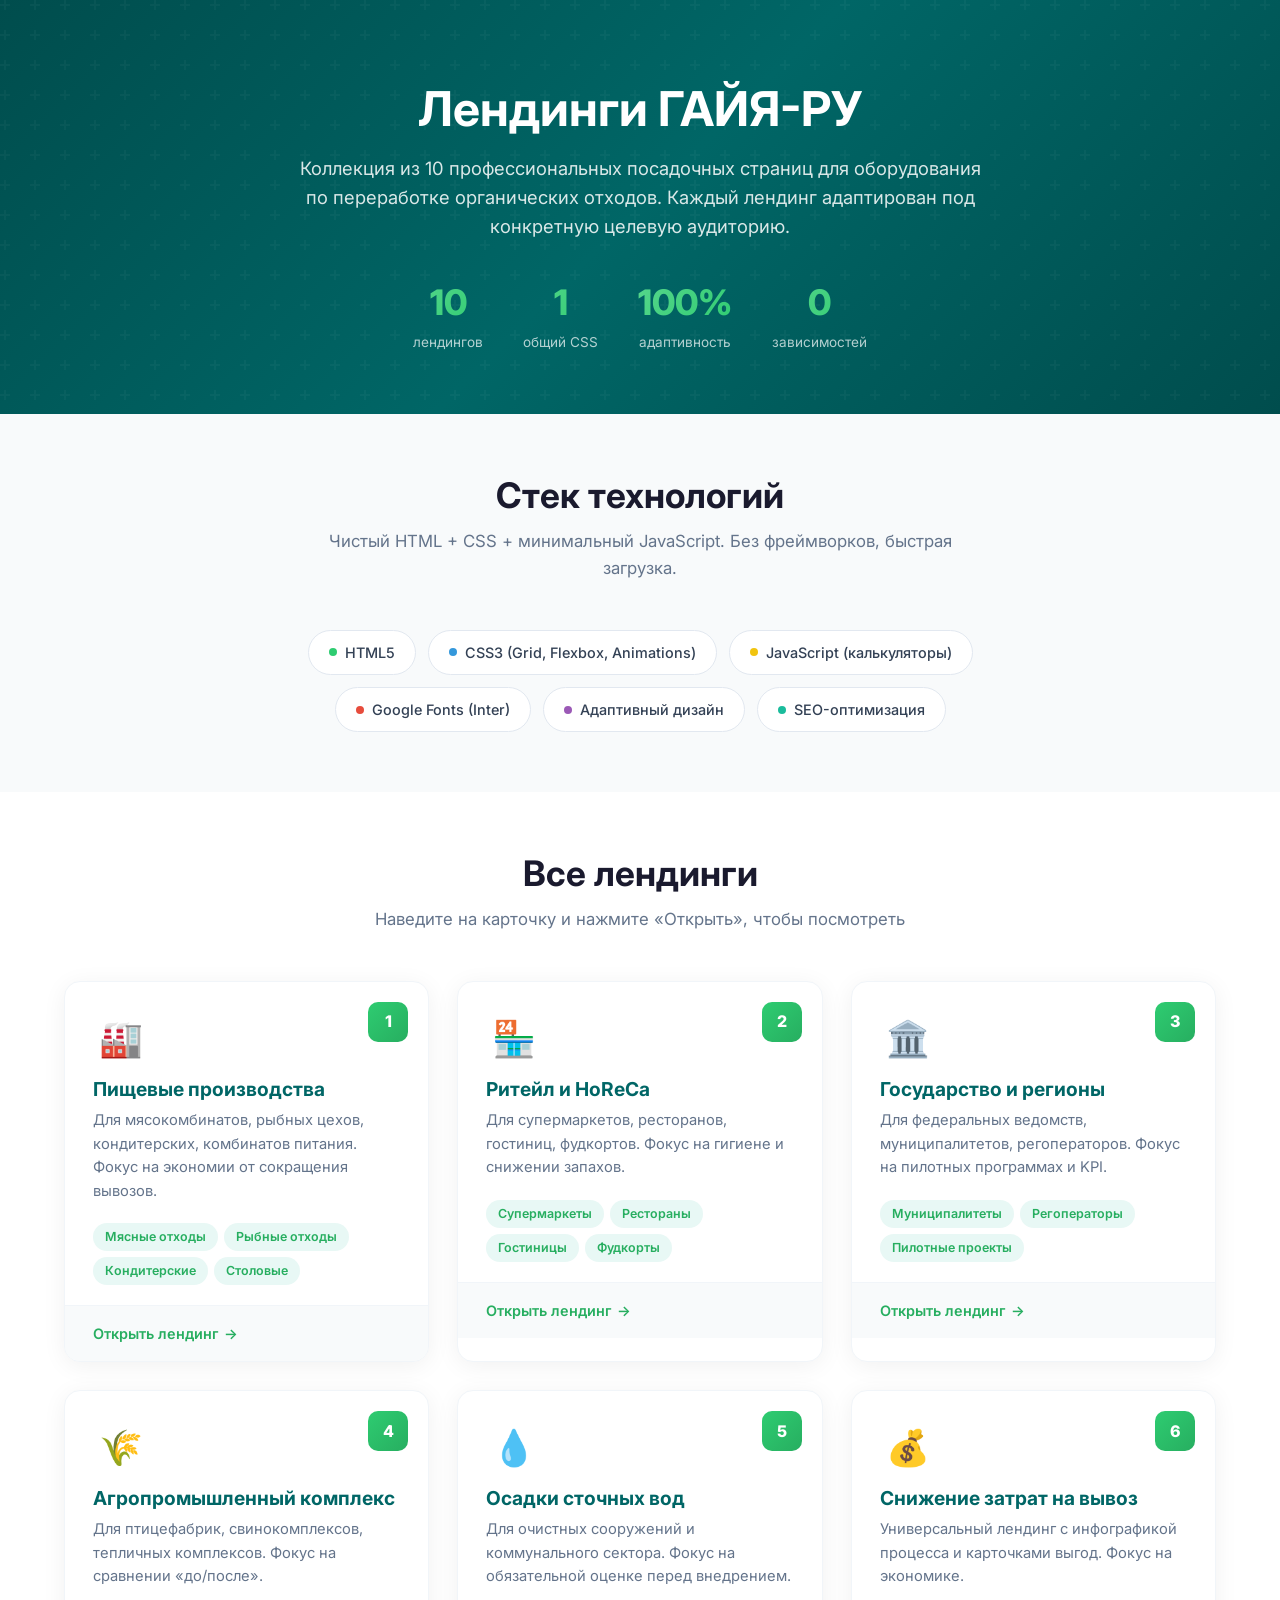
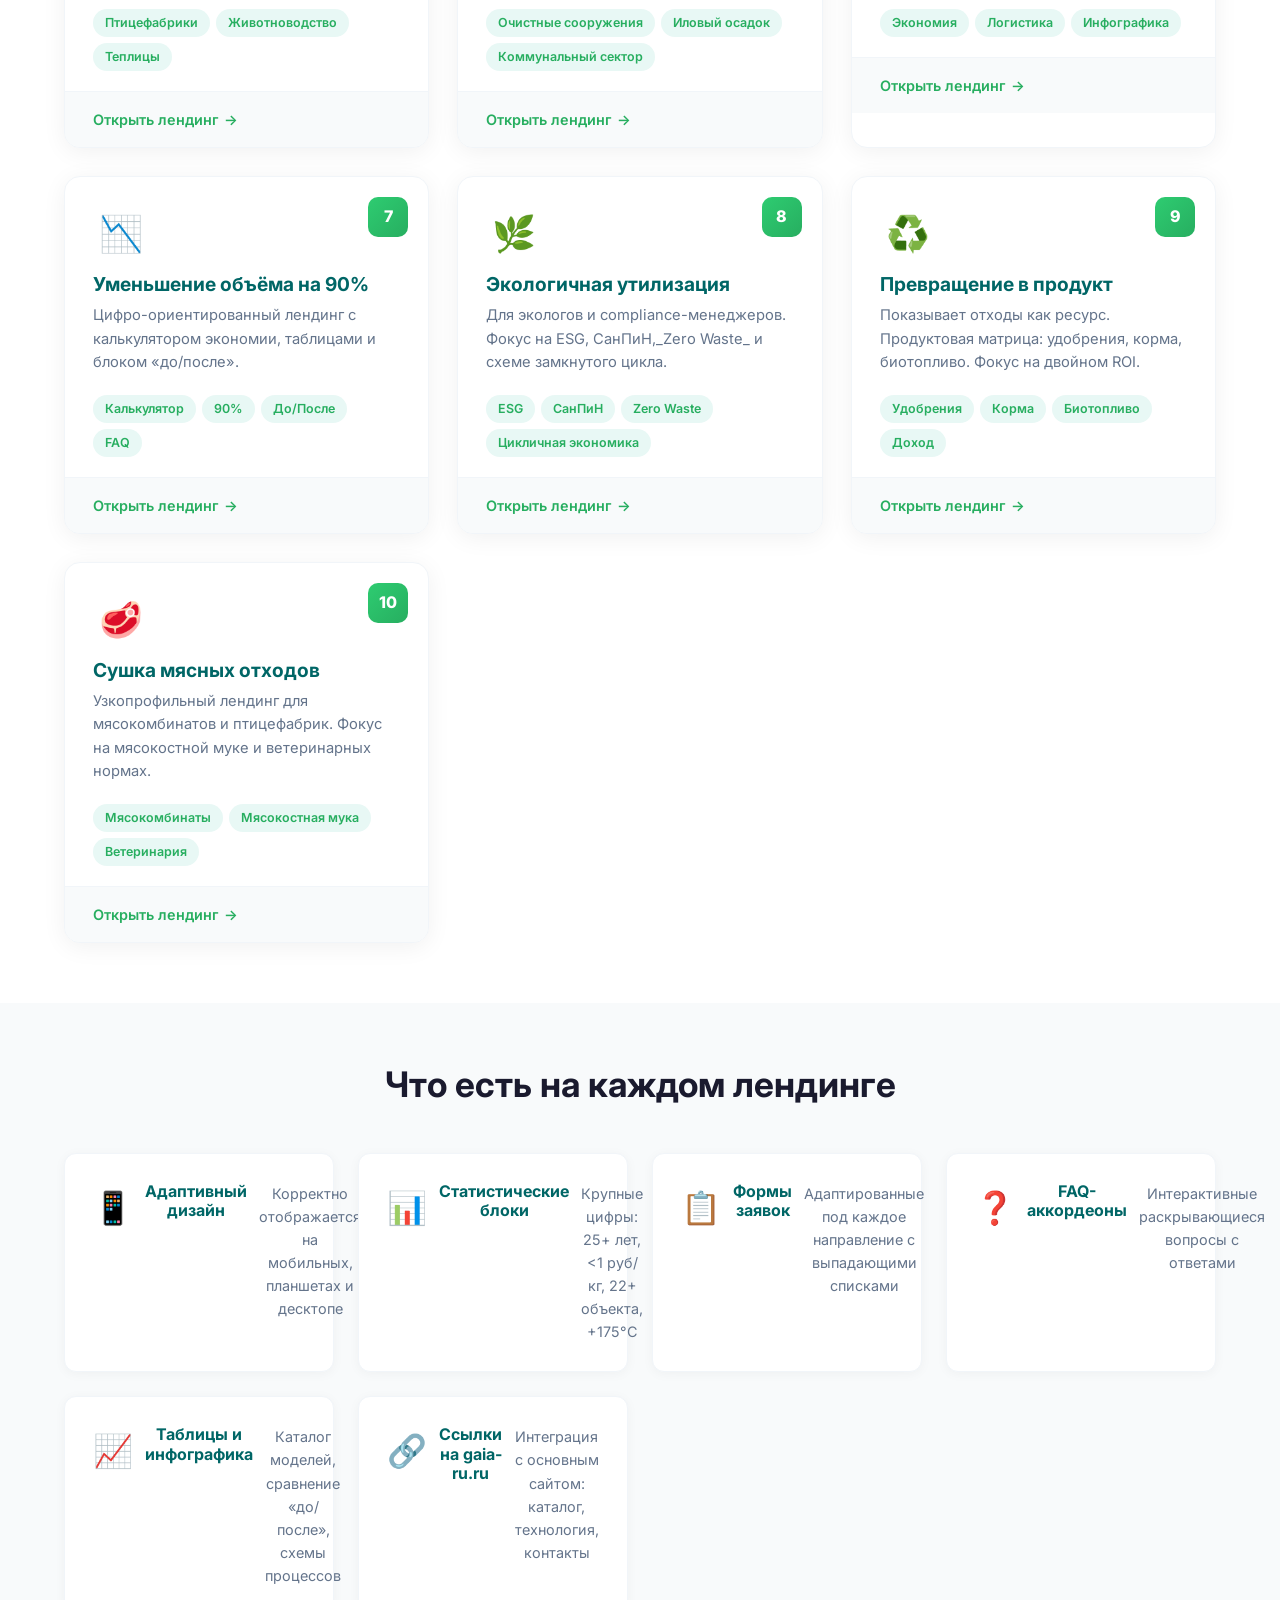
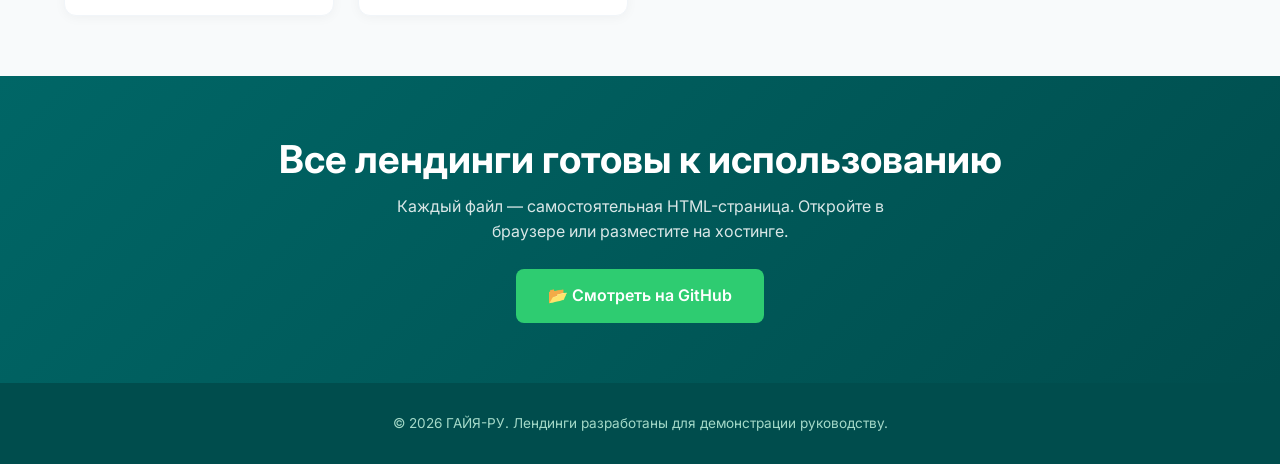
<file: index.html>
<!DOCTYPE html>
<html lang="ru">
<head>
<meta charset="UTF-8">
<meta name="viewport" content="width=device-width,initial-scale=1">
<title>ГАЙЯ-РУ — Лендинги для разных направлений бизнеса</title>
<meta name="description" content="Коллекция из 10 профессиональных лендингов для оборудования ГАЙЯ по переработке органических отходов.">
<link rel="preconnect" href="https://fonts.googleapis.com">
<link href="https://fonts.googleapis.com/css2?family=Inter:wght@400;500;600;700;800&display=swap" rel="stylesheet">
<link rel="stylesheet" href="common.css">
<link rel="canonical" href="https://gaia-group.ru/lend/index.html">
<meta property="og:title" content="ГАЙЯ-РУ — Лендинги для разных направлений бизнеса">
<meta property="og:description" content="Коллекция из 10 профессиональных лендингов для оборудования ГАЙЯ по переработке органических отходов.">
<meta property="og:type" content="website">
<meta property="og:url" content="https://gaia-group.ru/lend/index.html">
<meta property="og:locale" content="ru_RU">
<meta property="og:site_name" content="ГАЙЯ-РУ">
<script type="application/ld+json">
[{"@context":"https://schema.org","@type":"Organization","name":"ГАЙЯ-РУ","url":"https://gaia-group.ru/","email":"info@gaia-ru.com","telephone":"+7 (812) 385 10 05","address":{"@type":"PostalAddress","streetAddress":"Приморский пр-т, д.50, лит. Б","postalCode":"197374","addressLocality":"Санкт-Петербург","addressCountry":"RU"}},{"@context":"https://schema.org","@type":"WebPage","name":"ГАЙЯ-РУ — Лендинги для разных направлений бизнеса","description":"Коллекция из 10 профессиональных лендингов для оборудования ГАЙЯ по переработке органических отходов.","url":"https://gaia-group.ru/lend/index.html","isPartOf":{"@type":"WebSite","name":"ГАЙЯ-РУ","url":"https://gaia-group.ru/"}}]
</script>
<style>
*{box-sizing:border-box;margin:0;padding:0}
html{scroll-behavior:smooth}
body{font-family:'Inter',-apple-system,BlinkMacSystemFont,'Segoe UI',sans-serif;color:#1a1a2e;background:#fff;line-height:1.6;-webkit-font-smoothing:antialiased;overflow-x:hidden}

/* Hero */
.showcase-hero{background:linear-gradient(135deg,#004d4d 0%,#006666 50%,#004d4d 100%);color:#fff;padding:80px 0 60px;text-align:center;position:relative;overflow:hidden}
.showcase-hero::before{content:'';position:absolute;inset:0;background:url("data:image/svg+xml,%3Csvg width='60' height='60' viewBox='0 0 60 60' xmlns='http://www.w3.org/2000/svg'%3E%3Cg fill='none' fill-rule='evenodd'%3E%3Cg fill='%23ffffff' fill-opacity='0.03'%3E%3Cpath d='M36 34v-4h-2v4h-4v2h4v4h2v-4h4v-2h-4zm0-30V0h-2v4h-4v2h4v4h2V6h4V4h-4zM6 34v-4H4v4H0v2h4v4h2v-4h4v-2H6zM6 4V0H4v4H0v2h4v4h2V6h4V4H6z'/%3E%3C/g%3E%3C/g%3E%3C/svg%3E");z-index:0}
.showcase-hero .container{position:relative;z-index:2}
.showcase-hero h1{font-size:clamp(2rem,4vw,3rem);margin-bottom:16px}
.showcase-hero p{font-size:1.15rem;opacity:.85;max-width:700px;margin:0 auto 24px}
.hero-stats{display:flex;gap:40px;justify-content:center;flex-wrap:wrap;margin-top:32px}
.hero-stat{text-align:center}
.hero-stat .num{font-size:2.2rem;font-weight:800;background:linear-gradient(135deg,#58d68d,#2ecc71);-webkit-background-clip:text;-webkit-text-fill-color:transparent;background-clip:text}
.hero-stat .label{font-size:.85rem;opacity:.7;margin-top:2px}

/* Section */
.section{padding:60px 0}
.section-header{text-align:center;max-width:700px;margin:0 auto 48px}
.section-header h2{font-size:clamp(1.5rem,3vw,2.2rem);margin-bottom:12px}
.section-header p{color:#64748b;font-size:1.05rem}

/* Landing cards */
.landing-grid{display:grid;grid-template-columns:repeat(auto-fill,minmax(min(350px,100%),1fr));gap:28px;max-width:1200px;margin:0 auto;padding:0 24px}
.landing-card{background:#fff;border-radius:16px;overflow:hidden;box-shadow:0 4px 24px rgba(0,0,0,.06);border:1px solid #f1f5f9;transition:all .35s ease;position:relative}
.landing-card:hover{transform:translateY(-6px);box-shadow:0 16px 48px rgba(0,0,0,.12)}
.card-header{padding:28px 28px 20px;position:relative}
.card-number{position:absolute;top:20px;right:20px;width:40px;height:40px;background:linear-gradient(135deg,#2ecc71,#27ae60);color:#fff;border-radius:10px;display:flex;align-items:center;justify-content:center;font-weight:800;font-size:1rem}
.card-icon{font-size:2.2rem;margin-bottom:12px}
.card-header h3{font-size:1.2rem;margin-bottom:8px;color:#006666}
.card-header .card-desc{font-size:.92rem;color:#64748b;line-height:1.6}
.card-tags{display:flex;flex-wrap:wrap;gap:6px;padding:0 28px 20px}
.tag{display:inline-block;padding:4px 12px;border-radius:100px;font-size:.78rem;font-weight:600;background:#e8f8f5;color:#27ae60}
.card-footer{padding:16px 28px;background:#f8fafb;border-top:1px solid #f1f5f9;display:flex;justify-content:space-between;align-items:center}
.card-footer a{color:#27ae60;font-weight:600;font-size:.9rem;text-decoration:none;display:flex;align-items:center;gap:6px;transition:color .2s}
.card-footer a:hover{color:#006666}
.card-footer a::after{content:'→';transition:transform .2s}
.card-footer a:hover::after{transform:translateX(4px)}

/* Features */
.features{background:#f8fafb;padding:60px 0}
.feature-grid{display:grid;grid-template-columns:repeat(auto-fit,minmax(260px,1fr));gap:24px;max-width:1200px;margin:0 auto;padding:0 24px}
.feature-item{background:#fff;padding:28px;border-radius:12px;box-shadow:0 2px 12px rgba(0,0,0,.04);border:1px solid #f1f5f9;text-align:center}
.feature-item .fi-icon{font-size:2rem;margin-bottom:12px}
.feature-item h4{margin-bottom:6px;color:#006666}
.feature-item p{font-size:.9rem;color:#64748b}

/* Tech stack */
.tech-stack{display:flex;flex-wrap:wrap;gap:12px;justify-content:center;max-width:800px;margin:0 auto}
.tech-pill{display:inline-flex;align-items:center;gap:8px;padding:10px 20px;background:#fff;border:1px solid #e2e8f0;border-radius:100px;font-size:.9rem;color:#334155;font-weight:500}
.tech-pill .dot{width:8px;height:8px;border-radius:50%;background:#2ecc71}

/* CTA */
.showcase-cta{background:linear-gradient(135deg,#006666,#004d4d);color:#fff;padding:60px 0;text-align:center}
.showcase-cta h2{margin-bottom:12px}
.showcase-cta p{opacity:.85;max-width:500px;margin:0 auto 24px}
.btn-showcase{display:inline-flex;align-items:center;gap:8px;padding:14px 32px;background:#2ecc71;color:#fff;border-radius:8px;font-weight:600;font-size:1rem;text-decoration:none;transition:all .3s}
.btn-showcase:hover{background:#27ae60;transform:translateY(-2px);box-shadow:0 8px 24px rgba(46,204,113,.3)}

/* Footer */
.showcase-footer{background:#004d4d;color:#a3d9c8;padding:30px 0;text-align:center;font-size:.85rem}

/* Responsive */
@media(max-width:1024px){
  .landing-grid{grid-template-columns:repeat(auto-fill,minmax(min(340px,100%),1fr));gap:24px;padding:0 20px}
}
@media(max-width:768px){
  .showcase-hero{padding:60px 0 40px}
  .showcase-hero h1{font-size:1.6rem}
  .showcase-hero p{font-size:.95rem}
  .hero-stats{gap:20px}
  .hero-stat .num{font-size:1.5rem}
  .section{padding:48px 0}
  .section-header{margin-bottom:32px}
  .section-header h2{font-size:1.4rem}
  .landing-grid{grid-template-columns:1fr;gap:20px;padding:0 16px}
  .landing-card{margin:0}
  .card-header{padding:20px 20px 16px}
  .card-tags{padding:0 20px 16px}
  .card-footer{padding:14px 20px}
  .feature-grid{padding:0 16px;gap:16px}
  .feature-item{padding:20px}
  .tech-stack{padding:0 16px}
  .tech-pill{font-size:.78rem;padding:8px 14px}
  .showcase-cta{padding:48px 0}
  .showcase-cta h2{font-size:1.3rem}
}
@media(max-width:480px){
  .showcase-hero{padding:48px 0 32px}
  .showcase-hero h1{font-size:1.4rem}
  .hero-stats{flex-direction:column;gap:16px}
  .hero-stat .num{font-size:1.3rem}
  .section{padding:40px 0}
  .landing-grid{padding:0 12px}
  .feature-grid{grid-template-columns:1fr}
  .feature-item{padding:16px}
  .tech-pill{font-size:.72rem;padding:6px 12px}
  .showcase-cta{padding:40px 0}
  .showcase-cta h2{font-size:1.15rem}
  .btn-showcase{padding:12px 24px;font-size:.92rem}
}
</style>
</head>
<body>

<!-- Hero -->
<section class="showcase-hero">
<div class="container">
<h1>Лендинги ГАЙЯ-РУ</h1>
<p>Коллекция из 10 профессиональных посадочных страниц для оборудования по переработке органических отходов. Каждый лендинг адаптирован под конкретную целевую аудиторию.</p>
<div class="hero-stats">
<div class="hero-stat"><div class="num">10</div><div class="label">лендингов</div></div>
<div class="hero-stat"><div class="num">1</div><div class="label">общий CSS</div></div>
<div class="hero-stat"><div class="num">100%</div><div class="label">адаптивность</div></div>
<div class="hero-stat"><div class="num">0</div><div class="label">зависимостей</div></div>
</div>
</div>
</section>

<!-- Tech -->
<section class="section" style="background:#f8fafb">
<div class="container">
<div class="section-header">
<h2>Стек технологий</h2>
<p>Чистый HTML + CSS + минимальный JavaScript. Без фреймворков, быстрая загрузка.</p>
</div>
<div class="tech-stack">
<div class="tech-pill"><span class="dot"></span>HTML5</div>
<div class="tech-pill"><span class="dot" style="background:#3498db"></span>CSS3 (Grid, Flexbox, Animations)</div>
<div class="tech-pill"><span class="dot" style="background:#f1c40f"></span>JavaScript (калькуляторы)</div>
<div class="tech-pill"><span class="dot" style="background:#e74c3c"></span>Google Fonts (Inter)</div>
<div class="tech-pill"><span class="dot" style="background:#9b59b6"></span>Адаптивный дизайн</div>
<div class="tech-pill"><span class="dot" style="background:#1abc9c"></span>SEO-оптимизация</div>
</div>
</div>
</section>

<!-- Landing cards -->
<section class="section">
<div class="container">
<div class="section-header">
<h2>Все лендинги</h2>
<p>Наведите на карточку и нажмите «Открыть», чтобы посмотреть</p>
</div>
</div>
<div class="landing-grid">

<!-- 1 -->
<div class="landing-card">
<div class="card-header">
<div class="card-number">1</div>
<div class="card-icon">🏭</div>
<h3>Пищевые производства</h3>
<p class="card-desc">Для мясокомбинатов, рыбных цехов, кондитерских, комбинатов питания. Фокус на экономии от сокращения вывозов.</p>
</div>
<div class="card-tags">
<span class="tag">Мясные отходы</span>
<span class="tag">Рыбные отходы</span>
<span class="tag">Кондитерские</span>
<span class="tag">Столовые</span>
</div>
<div class="card-footer">
<a href="landing-1-food.html" target="_blank">Открыть лендинг</a>
</div>
</div>

<!-- 2 -->
<div class="landing-card">
<div class="card-header">
<div class="card-number">2</div>
<div class="card-icon">🏪</div>
<h3>Ритейл и HoReCa</h3>
<p class="card-desc">Для супермаркетов, ресторанов, гостиниц, фудкортов. Фокус на гигиене и снижении запахов.</p>
</div>
<div class="card-tags">
<span class="tag">Супермаркеты</span>
<span class="tag">Рестораны</span>
<span class="tag">Гостиницы</span>
<span class="tag">Фудкорты</span>
</div>
<div class="card-footer">
<a href="landing-2-retail.html" target="_blank">Открыть лендинг</a>
</div>
</div>

<!-- 3 -->
<div class="landing-card">
<div class="card-header">
<div class="card-number">3</div>
<div class="card-icon">🏛️</div>
<h3>Государство и регионы</h3>
<p class="card-desc">Для федеральных ведомств, муниципалитетов, регоператоров. Фокус на пилотных программах и KPI.</p>
</div>
<div class="card-tags">
<span class="tag">Муниципалитеты</span>
<span class="tag">Регоператоры</span>
<span class="tag">Пилотные проекты</span>
</div>
<div class="card-footer">
<a href="landing-3-gov.html" target="_blank">Открыть лендинг</a>
</div>
</div>

<!-- 4 -->
<div class="landing-card">
<div class="card-header">
<div class="card-number">4</div>
<div class="card-icon">🌾</div>
<h3>Агропромышленный комплекс</h3>
<p class="card-desc">Для птицефабрик, свинокомплексов, тепличных комплексов. Фокус на сравнении «до/после».</p>
</div>
<div class="card-tags">
<span class="tag">Птицефабрики</span>
<span class="tag">Животноводство</span>
<span class="tag">Теплицы</span>
</div>
<div class="card-footer">
<a href="landing-4-agro.html" target="_blank">Открыть лендинг</a>
</div>
</div>

<!-- 5 -->
<div class="landing-card">
<div class="card-header">
<div class="card-number">5</div>
<div class="card-icon">💧</div>
<h3>Осадки сточных вод</h3>
<p class="card-desc">Для очистных сооружений и коммунального сектора. Фокус на обязательной оценке перед внедрением.</p>
</div>
<div class="card-tags">
<span class="tag">Очистные сооружения</span>
<span class="tag">Иловый осадок</span>
<span class="tag">Коммунальный сектор</span>
</div>
<div class="card-footer">
<a href="landing-5-water.html" target="_blank">Открыть лендинг</a>
</div>
</div>

<!-- 6 -->
<div class="landing-card">
<div class="card-header">
<div class="card-number">6</div>
<div class="card-icon">💰</div>
<h3>Снижение затрат на вывоз</h3>
<p class="card-desc">Универсальный лендинг с инфографикой процесса и карточками выгод. Фокус на экономике.</p>
</div>
<div class="card-tags">
<span class="tag">Экономия</span>
<span class="tag">Логистика</span>
<span class="tag">Инфографика</span>
</div>
<div class="card-footer">
<a href="landing-6-cost.html" target="_blank">Открыть лендинг</a>
</div>
</div>

<!-- 7 -->
<div class="landing-card">
<div class="card-header">
<div class="card-number">7</div>
<div class="card-icon">📉</div>
<h3>Уменьшение объёма на 90%</h3>
<p class="card-desc">Цифро-ориентированный лендинг с калькулятором экономии, таблицами и блоком «до/после».</p>
</div>
<div class="card-tags">
<span class="tag">Калькулятор</span>
<span class="tag">90%</span>
<span class="tag">До/После</span>
<span class="tag">FAQ</span>
</div>
<div class="card-footer">
<a href="landing-7-volume.html" target="_blank">Открыть лендинг</a>
</div>
</div>

<!-- 8 -->
<div class="landing-card">
<div class="card-header">
<div class="card-number">8</div>
<div class="card-icon">🌿</div>
<h3>Экологичная утилизация</h3>
<p class="card-desc">Для экологов и compliance-менеджеров. Фокус на ESG, СанПиН,_Zero Waste_ и схеме замкнутого цикла.</p>
</div>
<div class="card-tags">
<span class="tag">ESG</span>
<span class="tag">СанПиН</span>
<span class="tag">Zero Waste</span>
<span class="tag">Цикличная экономика</span>
</div>
<div class="card-footer">
<a href="landing-8-eco.html" target="_blank">Открыть лендинг</a>
</div>
</div>

<!-- 9 -->
<div class="landing-card">
<div class="card-header">
<div class="card-number">9</div>
<div class="card-icon">♻️</div>
<h3>Превращение в продукт</h3>
<p class="card-desc">Показывает отходы как ресурс. Продуктовая матрица: удобрения, корма, биотопливо. Фокус на двойном ROI.</p>
</div>
<div class="card-tags">
<span class="tag">Удобрения</span>
<span class="tag">Корма</span>
<span class="tag">Биотопливо</span>
<span class="tag">Доход</span>
</div>
<div class="card-footer">
<a href="landing-9-product.html" target="_blank">Открыть лендинг</a>
</div>
</div>

<!-- 10 -->
<div class="landing-card">
<div class="card-header">
<div class="card-number">10</div>
<div class="card-icon">🥩</div>
<h3>Сушка мясных отходов</h3>
<p class="card-desc">Узкопрофильный лендинг для мясокомбинатов и птицефабрик. Фокус на мясокостной муке и ветеринарных нормах.</p>
</div>
<div class="card-tags">
<span class="tag">Мясокомбинаты</span>
<span class="tag">Мясокостная мука</span>
<span class="tag">Ветеринария</span>
</div>
<div class="card-footer">
<a href="landing-10-meat.html" target="_blank">Открыть лендинг</a>
</div>
</div>

</div>
</section>

<!-- Features -->
<section class="features">
<div class="container">
<div class="section-header">
<h2>Что есть на каждом лендинге</h2>
</div>
</div>
<div class="feature-grid">
<div class="feature-item"><div class="fi-icon">📱</div><h4>Адаптивный дизайн</h4><p>Корректно отображается на мобильных, планшетах и десктопе</p></div>
<div class="feature-item"><div class="fi-icon">📊</div><h4>Статистические блоки</h4><p>Крупные цифры: 25+ лет, <1 руб/кг, 22+ объекта, +175°C</p></div>
<div class="feature-item"><div class="fi-icon">📋</div><h4>Формы заявок</h4><p>Адаптированные под каждое направление с выпадающими списками</p></div>
<div class="feature-item"><div class="fi-icon">❓</div><h4>FAQ-аккордеоны</h4><p>Интерактивные раскрывающиеся вопросы с ответами</p></div>
<div class="feature-item"><div class="fi-icon">📈</div><h4>Таблицы и инфографика</h4><p>Каталог моделей, сравнение «до/после», схемы процессов</p></div>
<div class="feature-item"><div class="fi-icon">🔗</div><h4>Ссылки на gaia-ru.ru</h4><p>Интеграция с основным сайтом: каталог, технология, контакты</p></div>
</div>
</section>

<!-- CTA -->
<section class="showcase-cta">
<div class="container">
<h2>Все лендинги готовы к использованию</h2>
<p>Каждый файл — самостоятельная HTML-страница. Откройте в браузере или разместите на хостинге.</p>
<a href="https://github.com/whyudontcallme/lend" target="_blank" class="btn-showcase">📂 Смотреть на GitHub</a>
</div>
</section>

<!-- Footer -->
<footer class="showcase-footer">
<div class="container">
<p>© 2026 ГАЙЯ-РУ. Лендинги разработаны для демонстрации руководству.</p>
</div>
</footer>

</body>
</html>
</file>
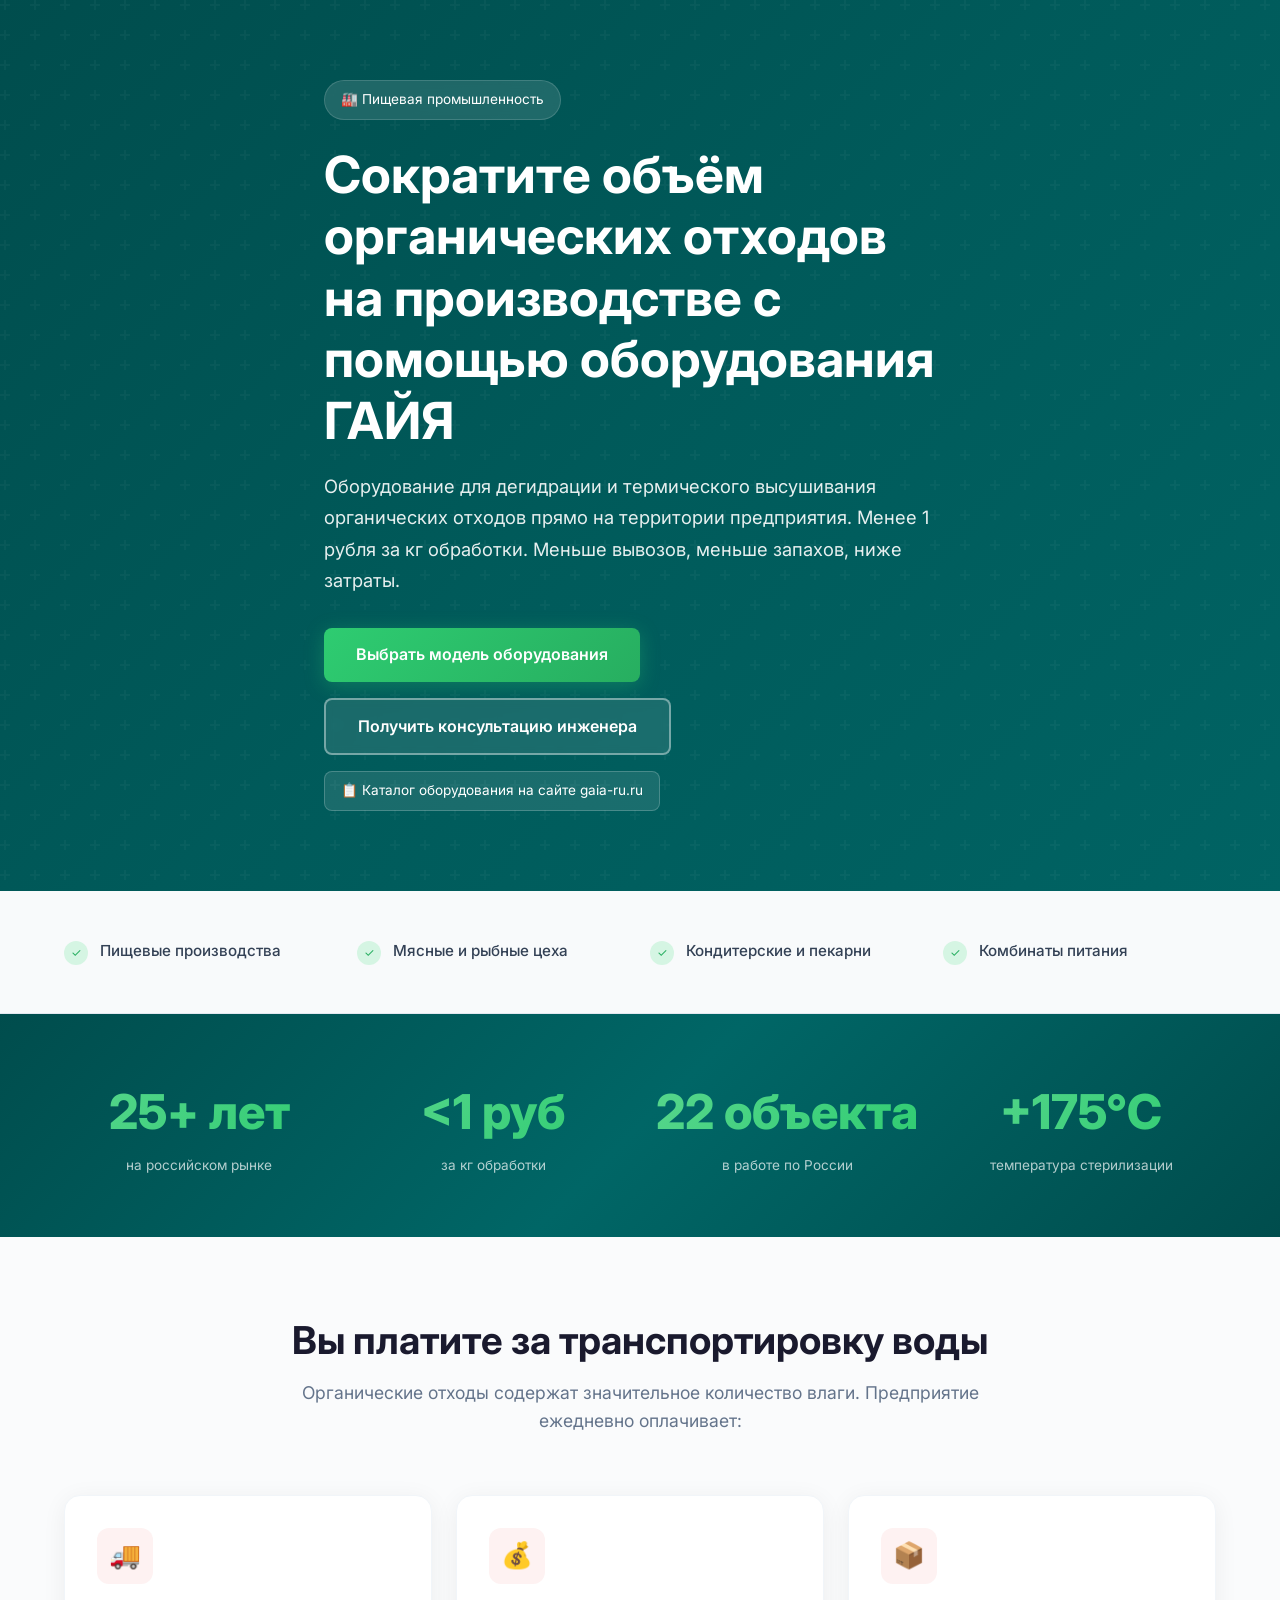
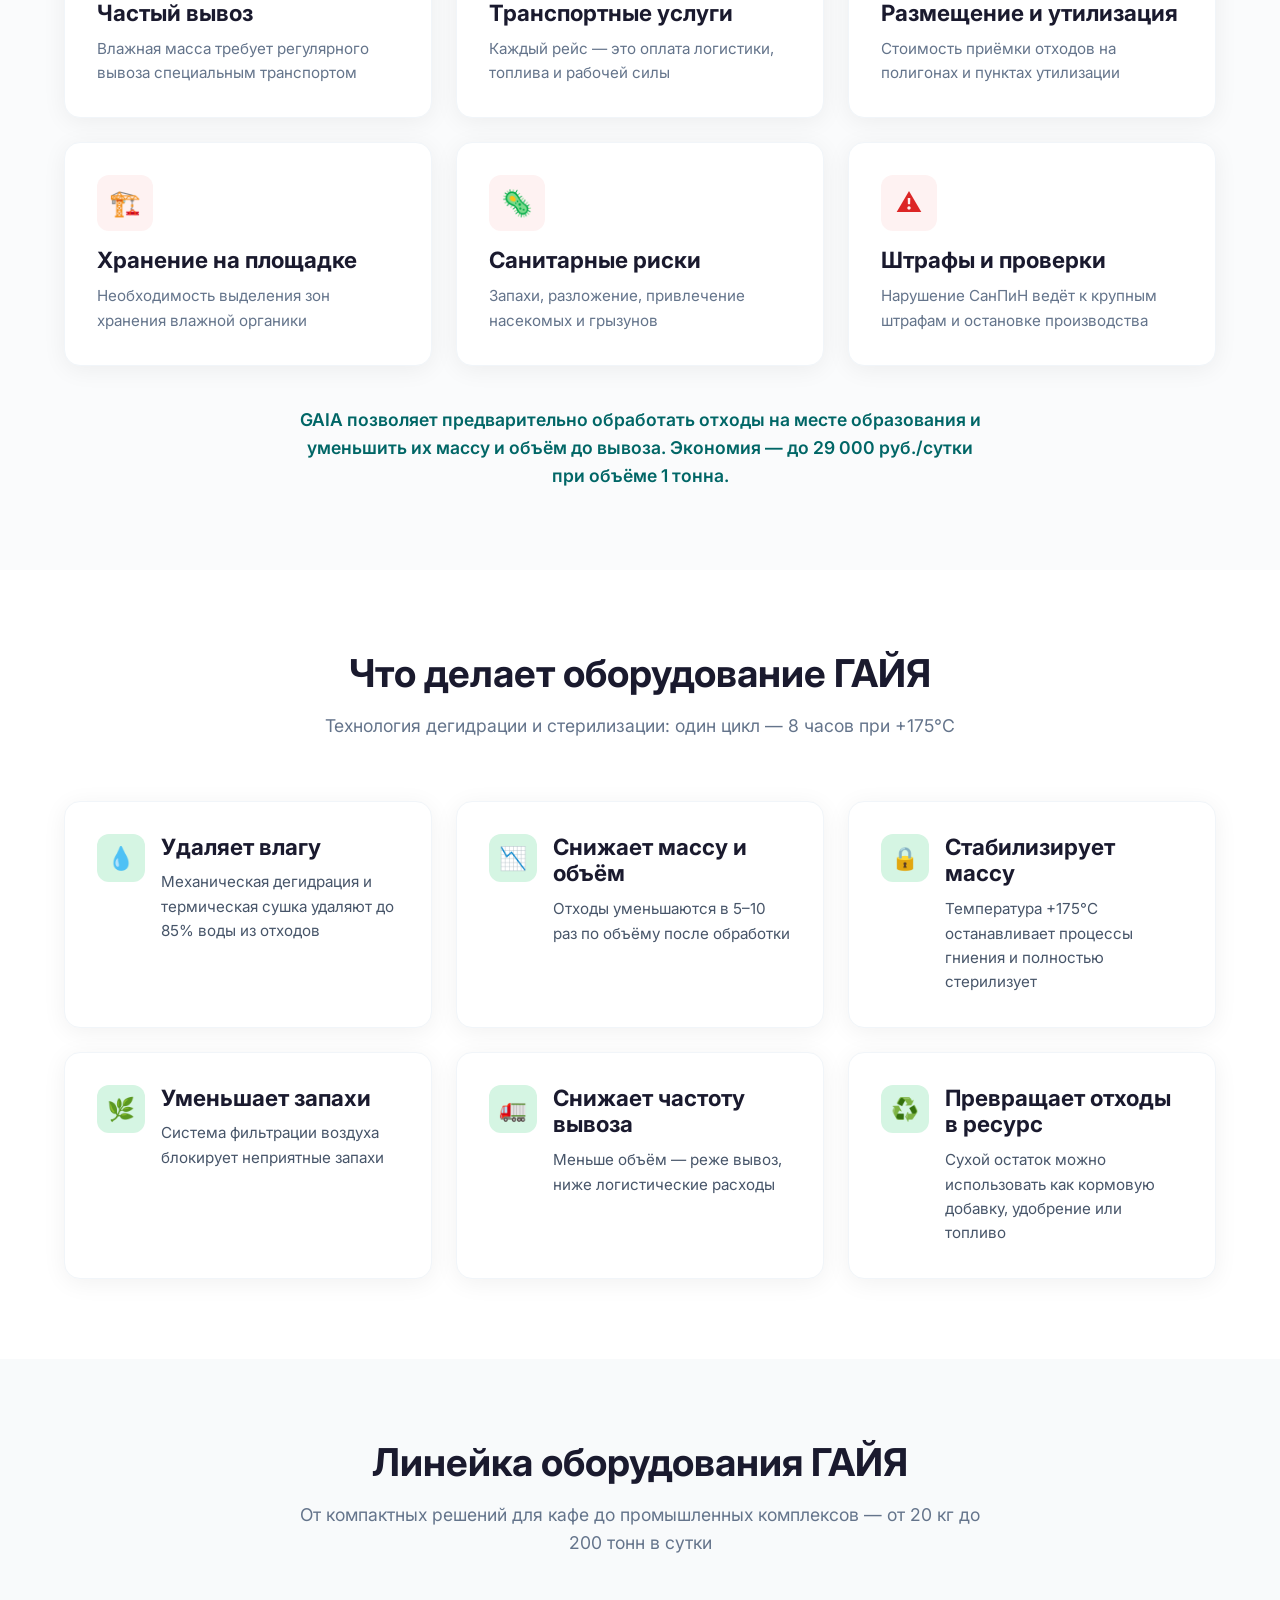
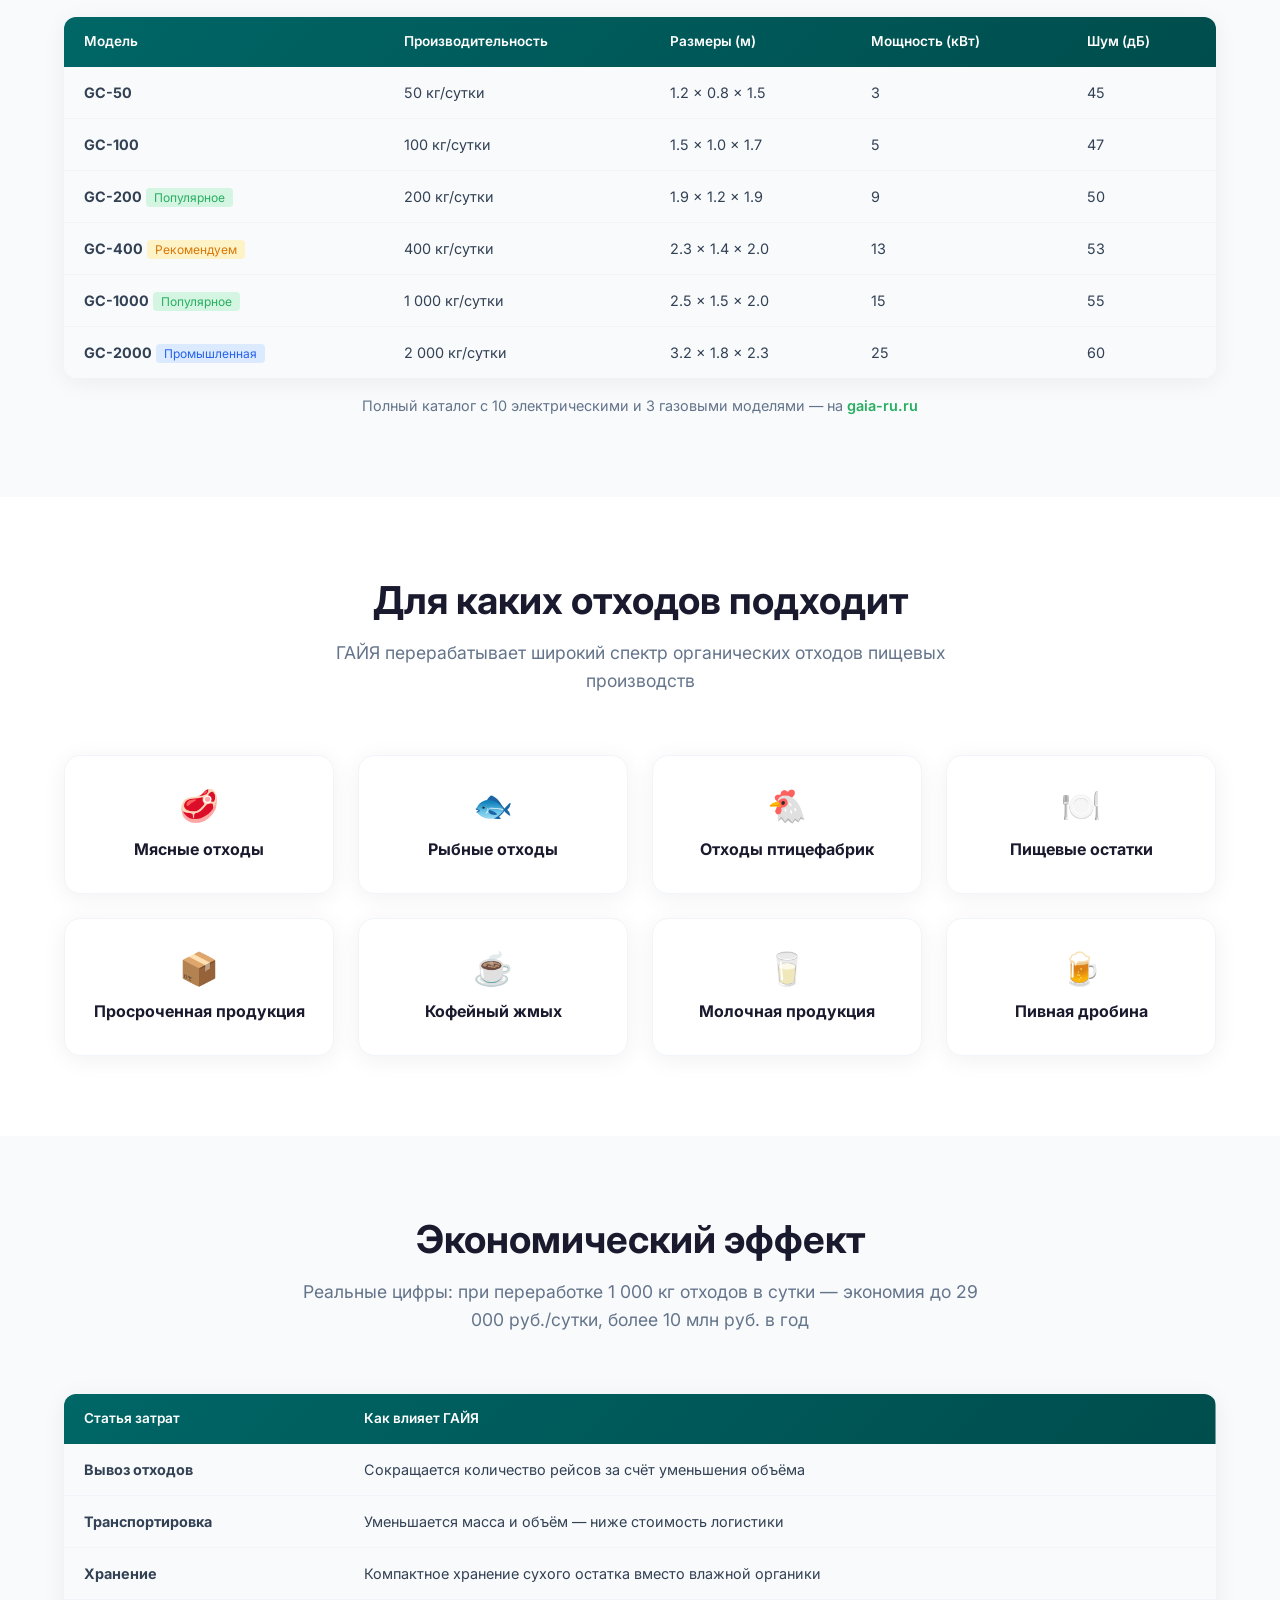
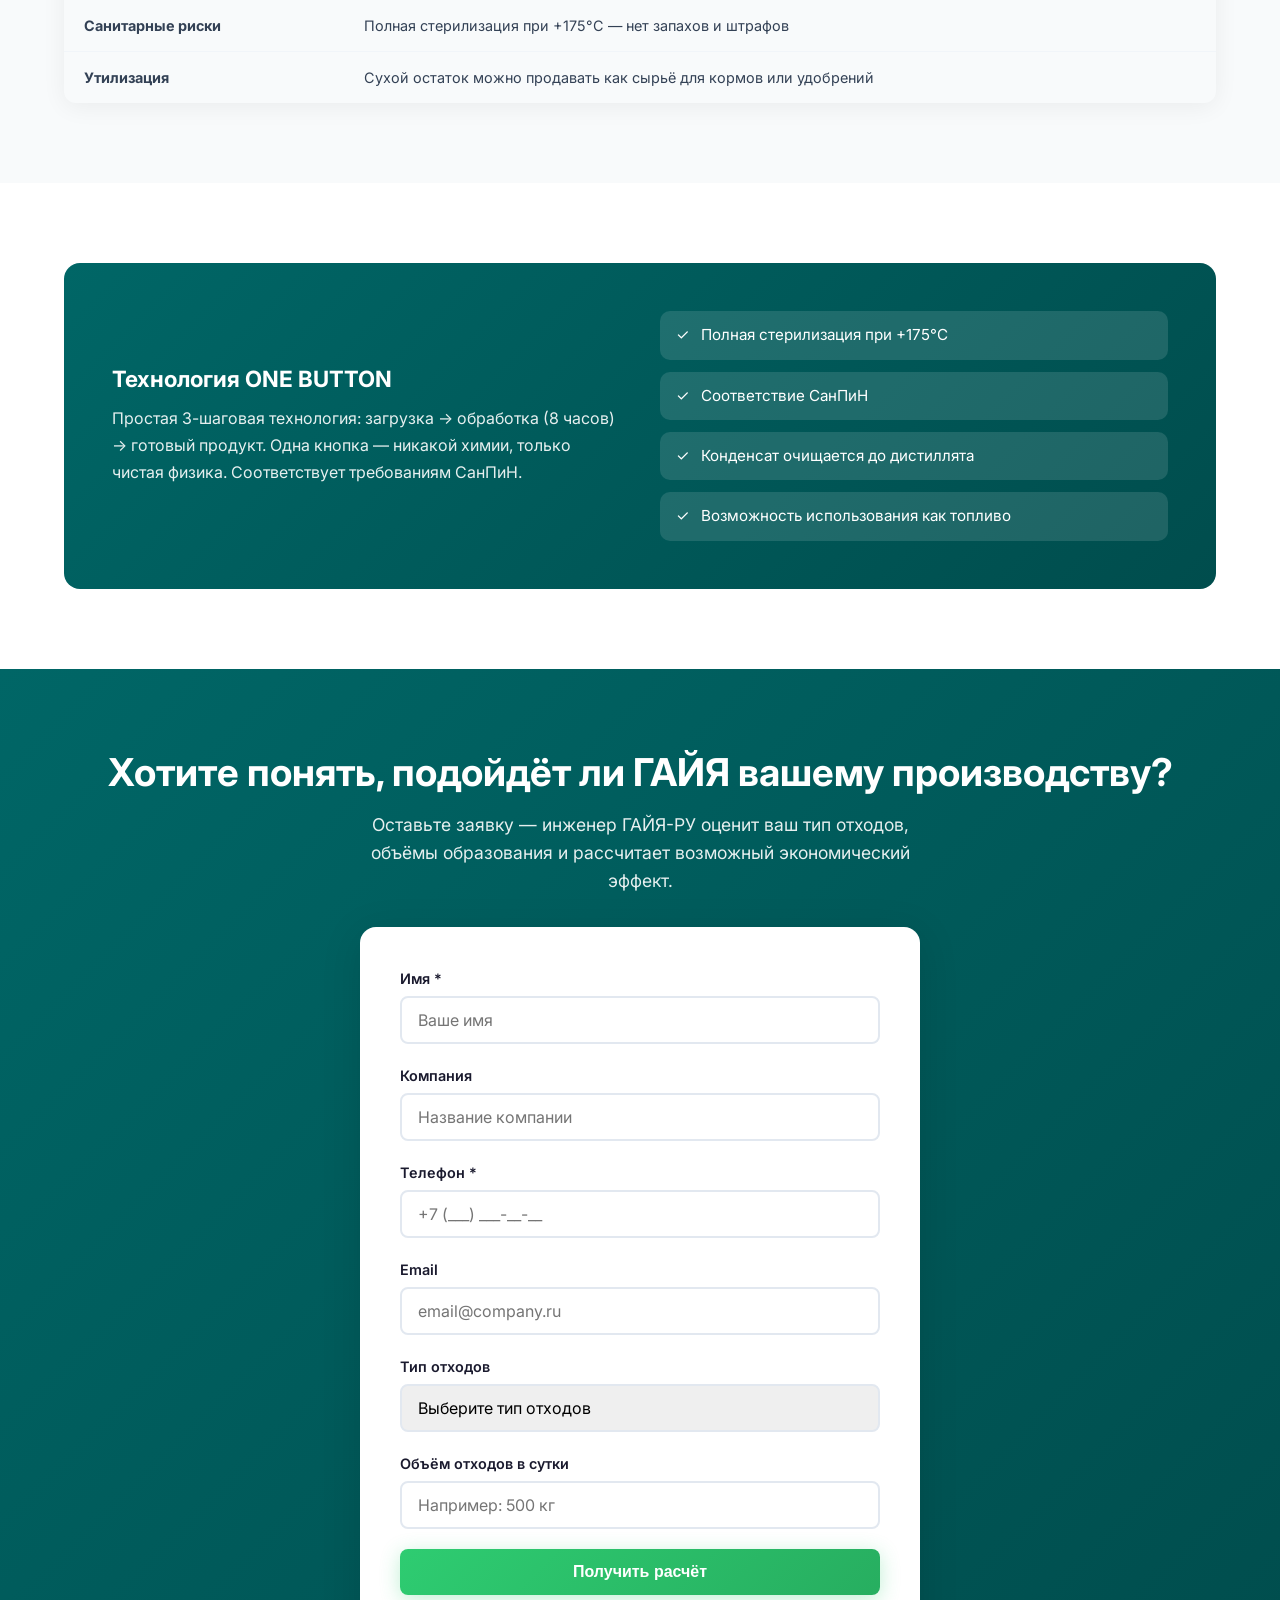
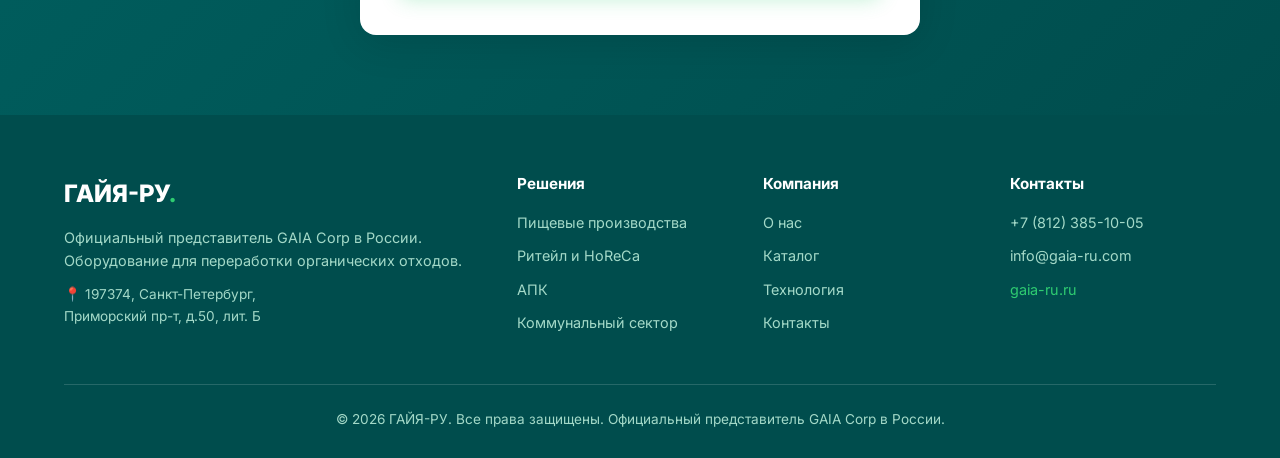
<file: landing-1-food.html>
<!DOCTYPE html>
<html lang="ru">
<head>
<meta charset="UTF-8">
<meta name="viewport" content="width=device-width,initial-scale=1">
<title>ГАЙЯ-РУ для пищевых производств — Дегидрация органических отходов</title>
<meta name="description" content="Оборудование ГАЙЯ для дегидрации и термического высушивания органических отходов на пищевых производствах. Сократите объём отходов до 90%. Менее 1 руб/кг.">
<link rel="preconnect" href="https://fonts.googleapis.com">
<link href="https://fonts.googleapis.com/css2?family=Inter:wght@400;500;600;700;800&display=swap" rel="stylesheet">
<link rel="stylesheet" href="common.css">
<link rel="canonical" href="https://gaia-group.ru/lend/landing-1-food.html">
<meta property="og:title" content="ГАЙЯ-РУ для пищевых производств — Дегидрация органических отходов">
<meta property="og:description" content="Оборудование ГАЙЯ для дегидрации и термического высушивания органических отходов на пищевых производствах. Сократите объём отходов до 90%. Менее 1 руб/кг.">
<meta property="og:type" content="website">
<meta property="og:url" content="https://gaia-group.ru/lend/landing-1-food.html">
<meta property="og:locale" content="ru_RU">
<meta property="og:site_name" content="ГАЙЯ-РУ">
<script type="application/ld+json">
[{"@context":"https://schema.org","@type":"Organization","name":"ГАЙЯ-РУ","url":"https://gaia-group.ru/","email":"info@gaia-ru.com","telephone":"+7 (812) 385 10 05","address":{"@type":"PostalAddress","streetAddress":"Приморский пр-т, д.50, лит. Б","postalCode":"197374","addressLocality":"Санкт-Петербург","addressCountry":"RU"}},{"@context":"https://schema.org","@type":"WebPage","name":"ГАЙЯ-РУ для пищевых производств — Дегидрация органических отходов","description":"Оборудование ГАЙЯ для дегидрации и термического высушивания органических отходов на пищевых производствах. Сократите объём отходов до 90%. Менее 1 руб/кг.","url":"https://gaia-group.ru/lend/landing-1-food.html","isPartOf":{"@type":"WebSite","name":"ГАЙЯ-РУ","url":"https://gaia-group.ru/"}}]
</script>
<style>
.hero-food{background:linear-gradient(135deg,#004d4d 0%,#006666 50%,#004d4d 100%)}
.hero-food::before{background:linear-gradient(135deg,rgba(0,77,77,.95),rgba(0,102,102,.85))}
.solution-icon{width:48px;height:48px;background:#d5f5e3;border-radius:12px;display:flex;align-items:center;justify-content:center;font-size:1.4rem;margin-bottom:12px;flex-shrink:0}
.solution-item{display:flex;gap:16px;align-items:flex-start}
.solution-item p{color:#475569;font-size:.95rem}
.cta-form-section{background:linear-gradient(135deg,#e8f8f5,#d5f5e3)}
.eco-highlight{background:linear-gradient(135deg,#006666,#004d4d);border-radius:16px;padding:48px;color:#fff;display:grid;grid-template-columns:1fr 1fr;gap:40px;align-items:center}
.eco-highlight h3{color:#fff;margin-bottom:12px}
.eco-highlight p{opacity:.9;line-height:1.7}
.eco-list{display:flex;flex-direction:column;gap:12px}
.eco-list-item{display:flex;align-items:center;gap:12px;background:rgba(255,255,255,.12);padding:12px 16px;border-radius:10px}
.eco-list-item span{font-size:.95rem}
.catalog-link{display:inline-flex;align-items:center;gap:8px;background:rgba(255,255,255,.1);padding:8px 16px;border-radius:8px;font-size:.85rem;color:#fff;margin-top:16px;border:1px solid rgba(255,255,255,.2);transition:all .3s}
.catalog-link:hover{background:rgba(255,255,255,.2)}
@media(max-width:768px){.eco-highlight{grid-template-columns:1fr}}
</style>
</head>
<body>

<!-- Hero -->
<section class="hero hero-food">
<div class="hero-bg"></div>
<div class="container hero-content">
<div class="hero-badge">🏭 Пищевая промышленность</div>
<h1>Сократите объём органических отходов на производстве с помощью оборудования ГАЙЯ</h1>
<p>Оборудование для дегидрации и термического высушивания органических отходов прямо на территории предприятия. Менее 1 рубля за кг обработки. Меньше вывозов, меньше запахов, ниже затраты.</p>
<div class="hero-buttons">
<a href="#catalog" class="btn btn-primary">Выбрать модель оборудования</a>
<a href="#cta" class="btn btn-secondary">Получить консультацию инженера</a>
</div>
<a href="https://gaia-ru.ru/catalog.html" class="catalog-link" target="_blank">📋 Каталог оборудования на сайте gaia-ru.ru</a>
</div>
</section>

<!-- Features Strip -->
<div class="features-strip">
<div class="container">
<div class="grid-4">
<div class="feature-item"><div class="feature-check">✓</div><span>Пищевые производства</span></div>
<div class="feature-item"><div class="feature-check">✓</div><span>Мясные и рыбные цеха</span></div>
<div class="feature-item"><div class="feature-check">✓</div><span>Кондитерские и пекарни</span></div>
<div class="feature-item"><div class="feature-check">✓</div><span>Комбинаты питания</span></div>
</div>
</div>
</div>

<!-- Stats -->
<section class="stats">
<div class="container">
<div class="grid-4">
<div class="stat-item"><div class="stat-number">25+ лет</div><div class="stat-label">на российском рынке</div></div>
<div class="stat-item"><div class="stat-number">&lt;1 руб</div><div class="stat-label">за кг обработки</div></div>
<div class="stat-item"><div class="stat-number">22 объекта</div><div class="stat-label">в работе по России</div></div>
<div class="stat-item"><div class="stat-number">+175°C</div><div class="stat-label">температура стерилизации</div></div>
</div>
</div>
</section>

<!-- Problem -->
<section style="background:#fafbfc">
<div class="container">
<div class="section-header">
<h2>Вы платите за транспортировку воды</h2>
<p>Органические отходы содержат значительное количество влаги. Предприятие ежедневно оплачивает:</p>
</div>
<div class="grid-3">
<div class="card">
<div class="card-icon" style="background:#fef2f2;color:#dc2626">🚚</div>
<h3>Частый вывоз</h3>
<p>Влажная масса требует регулярного вывоза специальным транспортом</p>
</div>
<div class="card">
<div class="card-icon" style="background:#fef2f2;color:#dc2626">💰</div>
<h3>Транспортные услуги</h3>
<p>Каждый рейс — это оплата логистики, топлива и рабочей силы</p>
</div>
<div class="card">
<div class="card-icon" style="background:#fef2f2;color:#dc2626">📦</div>
<h3>Размещение и утилизация</h3>
<p>Стоимость приёмки отходов на полигонах и пунктах утилизации</p>
</div>
<div class="card">
<div class="card-icon" style="background:#fef2f2;color:#dc2626">🏗️</div>
<h3>Хранение на площадке</h3>
<p>Необходимость выделения зон хранения влажной органики</p>
</div>
<div class="card">
<div class="card-icon" style="background:#fef2f2;color:#dc2626">🦠</div>
<h3>Санитарные риски</h3>
<p>Запахи, разложение, привлечение насекомых и грызунов</p>
</div>
<div class="card">
<div class="card-icon" style="background:#fef2f2;color:#dc2626">⚠️</div>
<h3>Штрафы и проверки</h3>
<p>Нарушение СанПиН ведёт к крупным штрафам и остановке производства</p>
</div>
</div>
<div style="text-align:center;margin-top:40px">
<p style="font-size:1.1rem;color:#006666;font-weight:600;max-width:700px;margin:0 auto">GAIA позволяет предварительно обработать отходы на месте образования и уменьшить их массу и объём до вывоза. Экономия — до 29 000 руб./сутки при объёме 1 тонна.</p>
</div>
</div>
</section>

<!-- Solution -->
<section>
<div class="container">
<div class="section-header">
<h2>Что делает оборудование ГАЙЯ</h2>
<p>Технология дегидрации и стерилизации: один цикл — 8 часов при +175°C</p>
</div>
<div class="grid-3">
<div class="solution-item card">
<div class="solution-icon">💧</div>
<div><h3>Удаляет влагу</h3><p>Механическая дегидрация и термическая сушка удаляют до 85% воды из отходов</p></div>
</div>
<div class="solution-item card">
<div class="solution-icon">📉</div>
<div><h3>Снижает массу и объём</h3><p>Отходы уменьшаются в 5–10 раз по объёму после обработки</p></div>
</div>
<div class="solution-item card">
<div class="solution-icon">🔒</div>
<div><h3>Стабилизирует массу</h3><p>Температура +175°C останавливает процессы гниения и полностью стерилизует</p></div>
</div>
<div class="solution-item card">
<div class="solution-icon">🌿</div>
<div><h3>Уменьшает запахи</h3><p>Система фильтрации воздуха блокирует неприятные запахи</p></div>
</div>
<div class="solution-item card">
<div class="solution-icon">🚛</div>
<div><h3>Снижает частоту вывоза</h3><p>Меньше объём — реже вывоз, ниже логистические расходы</p></div>
</div>
<div class="solution-item card">
<div class="solution-icon">♻️</div>
<div><h3>Превращает отходы в ресурс</h3><p>Сухой остаток можно использовать как кормовую добавку, удобрение или топливо</p></div>
</div>
</div>
</div>
</section>

<!-- Catalog -->
<section style="background:#f8fafb" id="catalog">
<div class="container">
<div class="section-header">
<h2>Линейка оборудования ГАЙЯ</h2>
<p>От компактных решений для кафе до промышленных комплексов — от 20 кг до 200 тонн в сутки</p>
</div>
<div class="table-wrapper">
<table>
<thead><tr><th>Модель</th><th>Производительность</th><th>Размеры (м)</th><th>Мощность (кВт)</th><th>Шум (дБ)</th></tr></thead>
<tbody>
<tr><td><strong>GC-50</strong></td><td>50 кг/сутки</td><td>1.2 × 0.8 × 1.5</td><td>3</td><td>45</td></tr>
<tr><td><strong>GC-100</strong></td><td>100 кг/сутки</td><td>1.5 × 1.0 × 1.7</td><td>5</td><td>47</td></tr>
<tr><td><strong>GC-200</strong> <span style="background:#d5f5e3;color:#27ae60;padding:2px 8px;border-radius:4px;font-size:.75rem">Популярное</span></td><td>200 кг/сутки</td><td>1.9 × 1.2 × 1.9</td><td>9</td><td>50</td></tr>
<tr><td><strong>GC-400</strong> <span style="background:#fef3c7;color:#d97706;padding:2px 8px;border-radius:4px;font-size:.75rem">Рекомендуем</span></td><td>400 кг/сутки</td><td>2.3 × 1.4 × 2.0</td><td>13</td><td>53</td></tr>
<tr><td><strong>GC-1000</strong> <span style="background:#d5f5e3;color:#27ae60;padding:2px 8px;border-radius:4px;font-size:.75rem">Популярное</span></td><td>1 000 кг/сутки</td><td>2.5 × 1.5 × 2.0</td><td>15</td><td>55</td></tr>
<tr><td><strong>GC-2000</strong> <span style="background:#dbeafe;color:#2563eb;padding:2px 8px;border-radius:4px;font-size:.75rem">Промышленная</span></td><td>2 000 кг/сутки</td><td>3.2 × 1.8 × 2.3</td><td>25</td><td>60</td></tr>
</tbody>
</table>
</div>
<p style="text-align:center;margin-top:16px;font-size:.9rem;color:#64748b">Полный каталог с 10 электрическими и 3 газовыми моделями — на <a href="https://gaia-ru.ru/catalog.html" target="_blank" style="color:#27ae60;font-weight:600">gaia-ru.ru</a></p>
</div>
</section>

<!-- For which waste -->
<section>
<div class="container">
<div class="section-header">
<h2>Для каких отходов подходит</h2>
<p>ГАЙЯ перерабатывает широкий спектр органических отходов пищевых производств</p>
</div>
<div class="grid-4">
<div class="card" style="text-align:center;padding:24px"><div style="font-size:2rem;margin-bottom:8px">🥩</div><h3 style="font-size:1rem">Мясные отходы</h3></div>
<div class="card" style="text-align:center;padding:24px"><div style="font-size:2rem;margin-bottom:8px">🐟</div><h3 style="font-size:1rem">Рыбные отходы</h3></div>
<div class="card" style="text-align:center;padding:24px"><div style="font-size:2rem;margin-bottom:8px">🐔</div><h3 style="font-size:1rem">Отходы птицефабрик</h3></div>
<div class="card" style="text-align:center;padding:24px"><div style="font-size:2rem;margin-bottom:8px">🍽️</div><h3 style="font-size:1rem">Пищевые остатки</h3></div>
<div class="card" style="text-align:center;padding:24px"><div style="font-size:2rem;margin-bottom:8px">📦</div><h3 style="font-size:1rem">Просроченная продукция</h3></div>
<div class="card" style="text-align:center;padding:24px"><div style="font-size:2rem;margin-bottom:8px">☕</div><h3 style="font-size:1rem">Кофейный жмых</h3></div>
<div class="card" style="text-align:center;padding:24px"><div style="font-size:2rem;margin-bottom:8px">🥛</div><h3 style="font-size:1rem">Молочная продукция</h3></div>
<div class="card" style="text-align:center;padding:24px"><div style="font-size:2rem;margin-bottom:8px">🍺</div><h3 style="font-size:1rem">Пивная дробина</h3></div>
</div>
</div>
</section>

<!-- Economic Effect -->
<section style="background:#f8fafb">
<div class="container">
<div class="section-header">
<h2>Экономический эффект</h2>
<p>Реальные цифры: при переработке 1 000 кг отходов в сутки — экономия до 29 000 руб./сутки, более 10 млн руб. в год</p>
</div>
<div class="table-wrapper">
<table>
<thead><tr><th>Статья затрат</th><th>Как влияет ГАЙЯ</th></tr></thead>
<tbody>
<tr><td><strong>Вывоз отходов</strong></td><td>Сокращается количество рейсов за счёт уменьшения объёма</td></tr>
<tr><td><strong>Транспортировка</strong></td><td>Уменьшается масса и объём — ниже стоимость логистики</td></tr>
<tr><td><strong>Хранение</strong></td><td>Компактное хранение сухого остатка вместо влажной органики</td></tr>
<tr><td><strong>Санитарные риски</strong></td><td>Полная стерилизация при +175°C — нет запахов и штрафов</td></tr>
<tr><td><strong>Утилизация</strong></td><td>Сухой остаток можно продавать как сырьё для кормов или удобрений</td></tr>
</tbody>
</table>
</div>
</div>
</section>

<!-- Eco Highlight -->
<section>
<div class="container">
<div class="eco-highlight">
<div>
<h3>Технология ONE BUTTON</h3>
<p>Простая 3-шаговая технология: загрузка → обработка (8 часов) → готовый продукт. Одна кнопка — никакой химии, только чистая физика. Соответствует требованиям СанПиН.</p>
</div>
<div class="eco-list">
<div class="eco-list-item"><span>✓</span><span>Полная стерилизация при +175°C</span></div>
<div class="eco-list-item"><span>✓</span><span>Соответствие СанПиН</span></div>
<div class="eco-list-item"><span>✓</span><span>Конденсат очищается до дистиллята</span></div>
<div class="eco-list-item"><span>✓</span><span>Возможность использования как топливо</span></div>
</div>
</div>
</div>
</section>

<!-- CTA -->
<section class="cta-section" id="cta">
<div class="container">
<h2>Хотите понять, подойдёт ли ГАЙЯ вашему производству?</h2>
<p>Оставьте заявку — инженер ГАЙЯ-РУ оценит ваш тип отходов, объёмы образования и рассчитает возможный экономический эффект.</p>
<div class="form-card" style="text-align:left">
<div class="form-group"><label>Имя *</label><input type="text" placeholder="Ваше имя"></div>
<div class="form-group"><label>Компания</label><input type="text" placeholder="Название компании"></div>
<div class="form-group"><label>Телефон *</label><input type="tel" placeholder="+7 (___) ___-__-__"></div>
<div class="form-group"><label>Email</label><input type="email" placeholder="email@company.ru"></div>
<div class="form-group"><label>Тип отходов</label>
<select><option value="">Выберите тип отходов</option><option>Мясные отходы</option><option>Рыбные отходы</option><option>Пищевые остатки</option><option>Кофейный жмых</option><option>Пивная дробина</option><option>Молочная продукция</option><option>Просроченная продукция</option><option>Другое</option></select></div>
<div class="form-group"><label>Объём отходов в сутки</label><input type="text" placeholder="Например: 500 кг"></div>
<div style="text-align:center"><button class="btn btn-primary" style="width:100%">Получить расчёт</button></div>
</div>
</div>
</section>

<!-- Footer -->
<footer class="footer">
<div class="container">
<div class="footer-grid">
<div>
<div class="footer-brand">ГАЙЯ-РУ<span>.</span></div>
<p style="font-size:.9rem;margin-top:8px;line-height:1.6">Официальный представитель GAIA Corp в России.<br>Оборудование для переработки органических отходов.</p>
<p style="font-size:.85rem;margin-top:12px;color:#a3d9c8">📍 197374, Санкт-Петербург,<br>Приморский пр-т, д.50, лит. Б</p>
</div>
<div><h4>Решения</h4><ul><li><a href="landing-1-food.html">Пищевые производства</a></li><li><a href="landing-2-retail.html">Ритейл и HoReCa</a></li><li><a href="landing-4-agro.html">АПК</a></li><li><a href="landing-3-gov.html">Коммунальный сектор</a></li></ul></div>
<div><h4>Компания</h4><ul><li><a href="https://gaia-ru.ru/about.html" target="_blank">О нас</a></li><li><a href="https://gaia-ru.ru/catalog.html" target="_blank">Каталог</a></li><li><a href="https://gaia-ru.ru/technology.html" target="_blank">Технология</a></li><li><a href="https://gaia-ru.ru/contacts.html" target="_blank">Контакты</a></li></ul></div>
<div><h4>Контакты</h4><ul><li><a href="tel:+78123851005">+7 (812) 385-10-05</a></li><li><a href="mailto:info@gaia-ru.com">info@gaia-ru.com</a></li><li style="margin-top:8px"><a href="https://gaia-ru.ru" target="_blank" style="color:#2ecc71">gaia-ru.ru</a></li></ul></div>
</div>
<div class="footer-bottom">© 2026 ГАЙЯ-РУ. Все права защищены. Официальный представитель GAIA Corp в России.</div>
</div>
</footer>

</body>
</html>
</file>
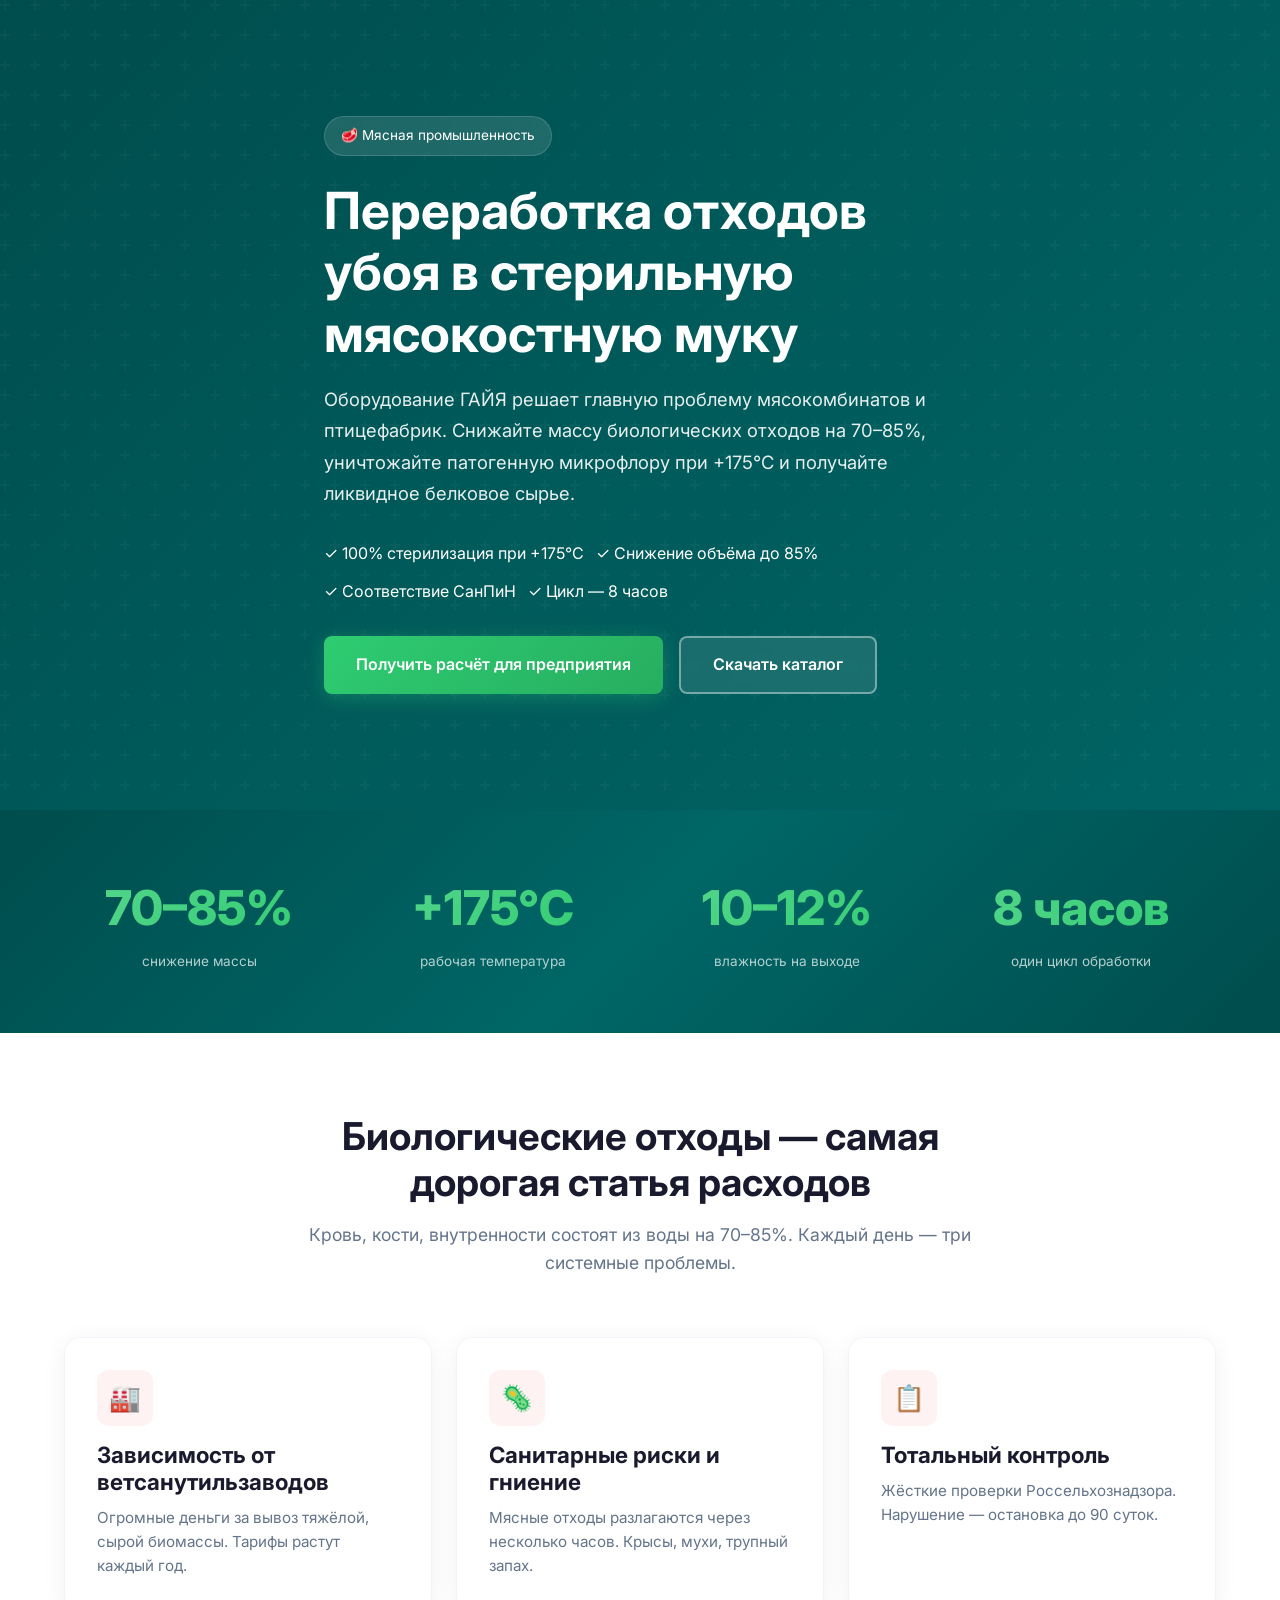
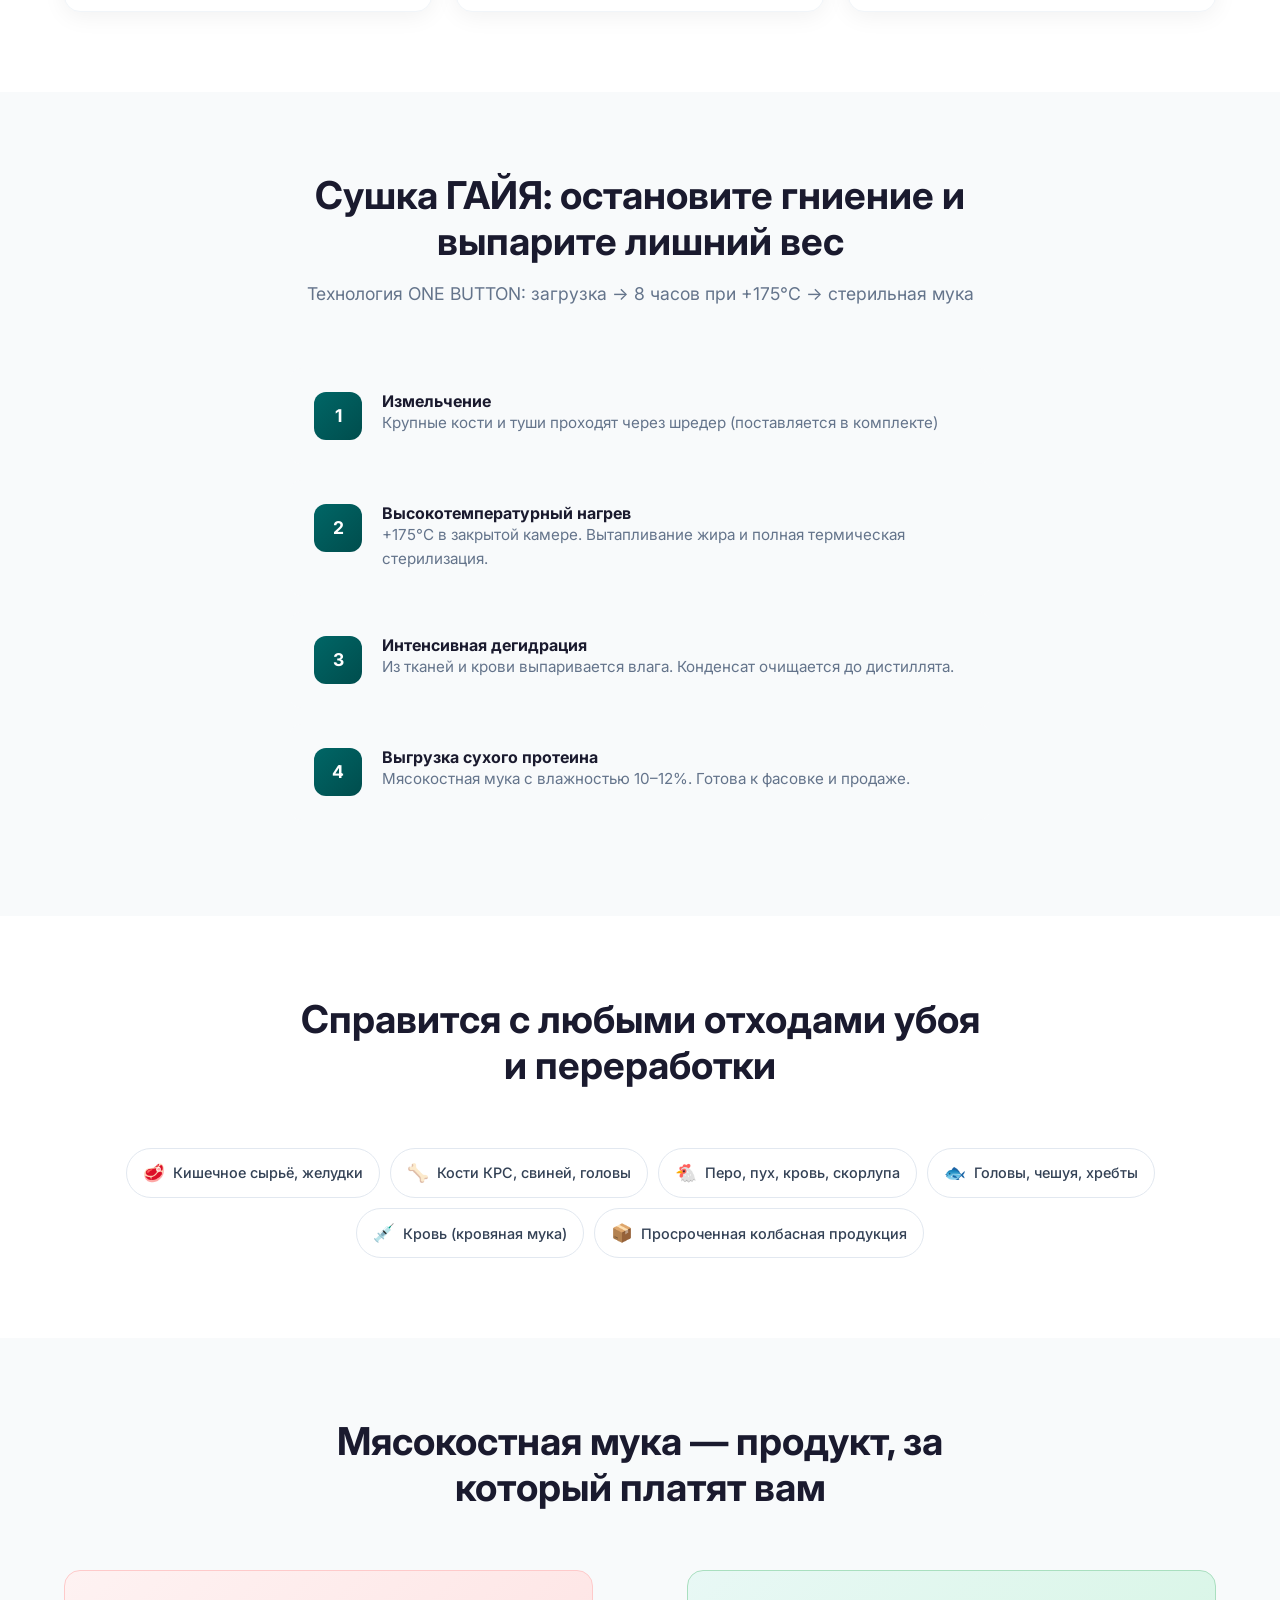
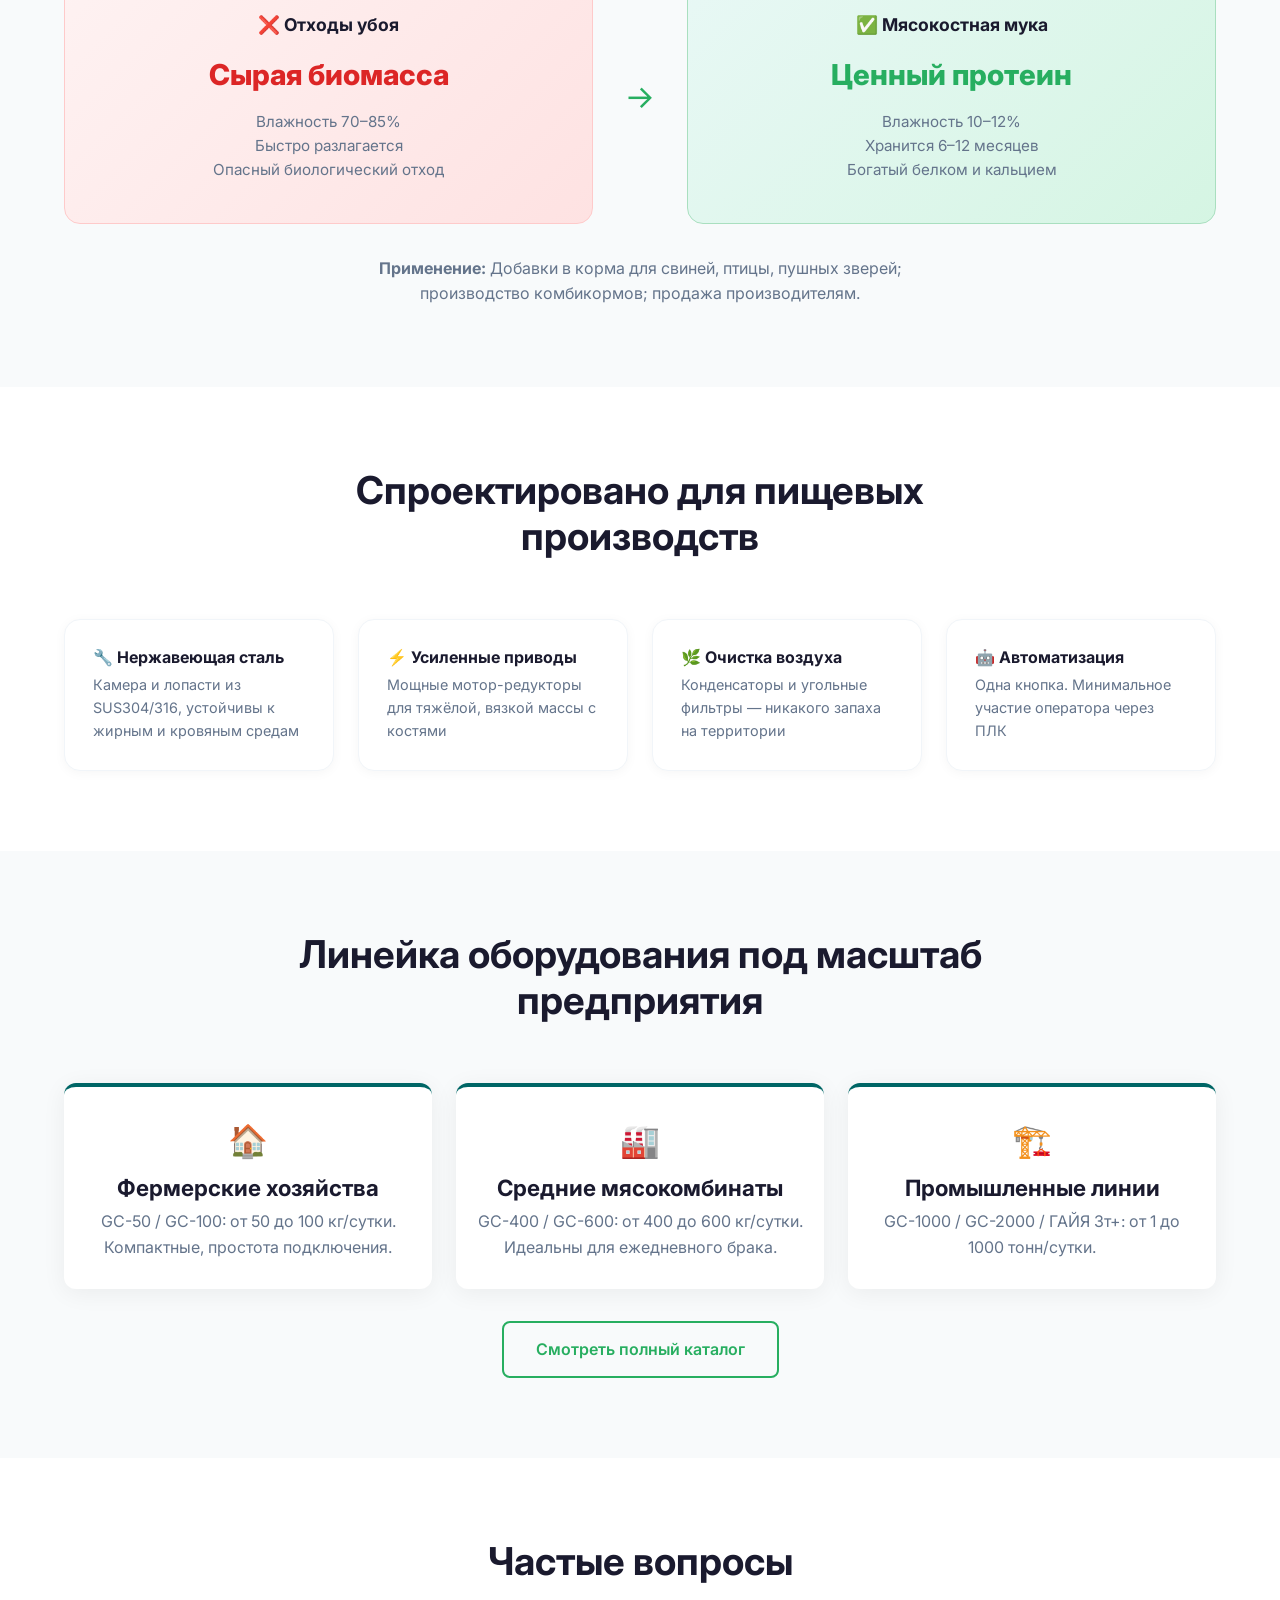
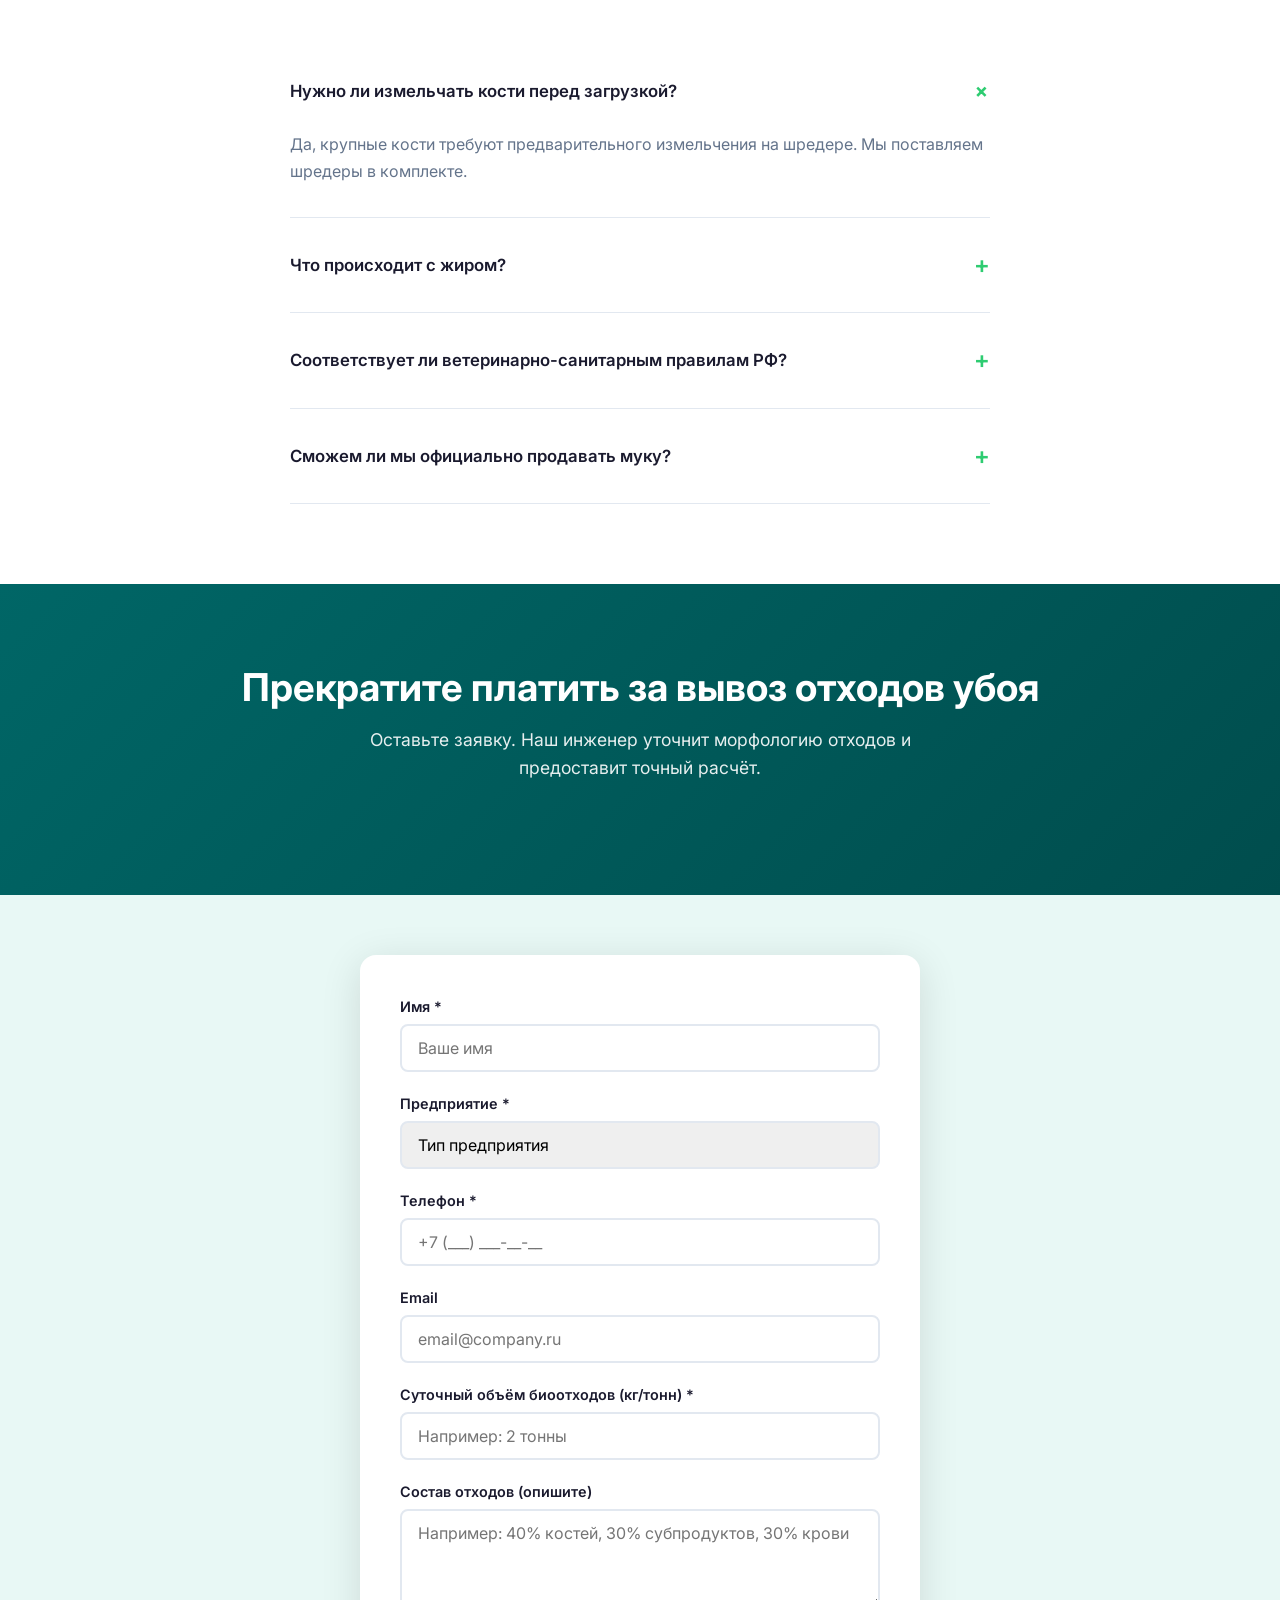
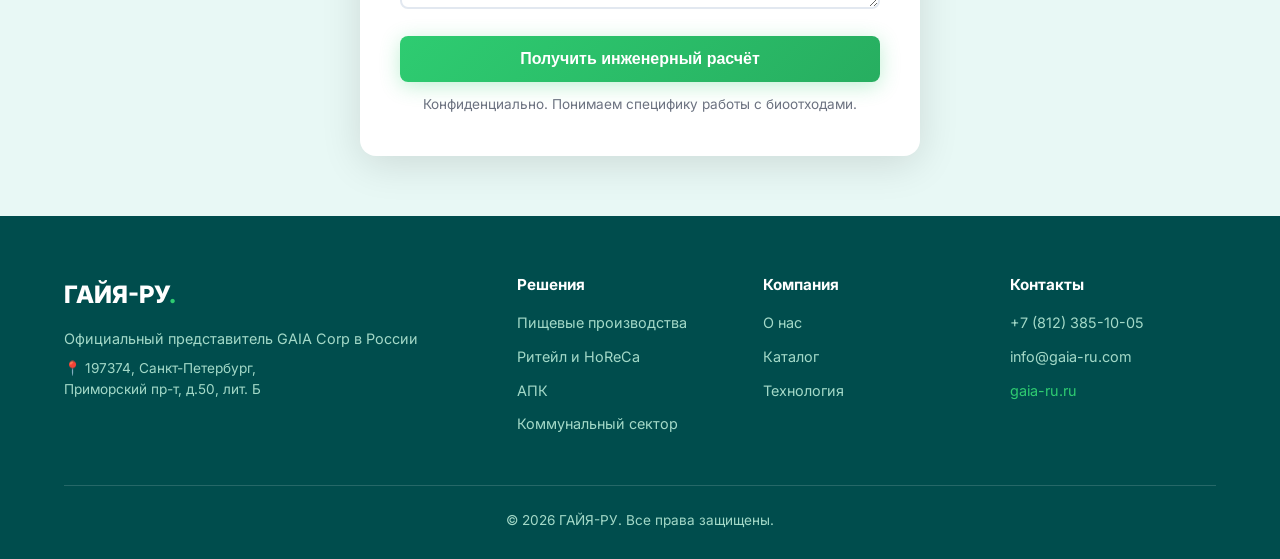
<file: landing-10-meat.html>
<!DOCTYPE html>
<html lang="ru">
<head>
<meta charset="UTF-8">
<meta name="viewport" content="width=device-width,initial-scale=1">
<title>Оборудование для сушки мясных отходов — ГАЙЯ-РУ</title>
<meta name="description" content="Термическая сушка отходов мясопереработки оборудованием ГАЙЯ. Переработка субпродуктов, костей, крови в стерильную муку. +175°C, 8 часов. СанПиН.">
<link rel="preconnect" href="https://fonts.googleapis.com">
<link href="https://fonts.googleapis.com/css2?family=Inter:wght@400;500;600;700;800&display=swap" rel="stylesheet">
<link rel="stylesheet" href="common.css">
<link rel="canonical" href="https://gaia-group.ru/lend/landing-10-meat.html">
<meta property="og:title" content="Оборудование для сушки мясных отходов — ГАЙЯ-РУ">
<meta property="og:description" content="Термическая сушка отходов мясопереработки оборудованием ГАЙЯ. Переработка субпродуктов, костей, крови в стерильную муку. +175°C, 8 часов. СанПиН.">
<meta property="og:type" content="website">
<meta property="og:url" content="https://gaia-group.ru/lend/landing-10-meat.html">
<meta property="og:locale" content="ru_RU">
<meta property="og:site_name" content="ГАЙЯ-РУ">
<script type="application/ld+json">
[{"@context":"https://schema.org","@type":"Organization","name":"ГАЙЯ-РУ","url":"https://gaia-group.ru/","email":"info@gaia-ru.com","telephone":"+7 (812) 385 10 05","address":{"@type":"PostalAddress","streetAddress":"Приморский пр-т, д.50, лит. Б","postalCode":"197374","addressLocality":"Санкт-Петербург","addressCountry":"RU"}},{"@context":"https://schema.org","@type":"WebPage","name":"Оборудование для сушки мясных отходов — ГАЙЯ-РУ","description":"Термическая сушка отходов мясопереработки оборудованием ГАЙЯ. Переработка субпродуктов, костей, крови в стерильную муку. +175°C, 8 часов. СанПиН.","url":"https://gaia-group.ru/lend/landing-10-meat.html","isPartOf":{"@type":"WebSite","name":"ГАЙЯ-РУ","url":"https://gaia-group.ru/"}}]
</script>
<style>
.hero-meat{background:linear-gradient(135deg,#004d4d 0%,#006666 50%,#004d4d 100%)}
.hero-meat::before{background:linear-gradient(135deg,rgba(0,77,77,.95),rgba(0,102,102,.85))}
.process-meat{display:flex;gap:20px;align-items:flex-start;padding:24px;background:#f8fafb;border-radius:12px;margin-bottom:16px}
.process-meat-num{width:48px;height:48px;background:linear-gradient(135deg,#006666,#004d4d);color:#fff;border-radius:12px;display:flex;align-items:center;justify-content:center;font-weight:700;font-size:1.1rem;flex-shrink:0}
.waste-chip{display:inline-flex;align-items:center;gap:8px;padding:10px 16px;background:#fff;border:1px solid #e2e8f0;border-radius:100px;font-size:.9rem;color:#334155;font-weight:500}
.waste-chip span{font-size:1.1rem}
.line-card{text-align:center;padding:28px 20px;background:#fff;border-radius:12px;box-shadow:0 4px 24px rgba(0,0,0,.06);border-top:4px solid #006666}
.tech-adv{background:#fff;border-radius:16px;padding:28px;box-shadow:0 2px 12px rgba(0,0,0,.04);border:1px solid #f1f5f9}
.tech-adv h4{margin-bottom:6px}
.tech-adv p{font-size:.9rem;color:#64748b}
</style>
</head>
<body>

<!-- Hero -->
<section class="hero hero-meat">
<div class="hero-bg"></div>
<div class="container hero-content">
<div class="hero-badge">🥩 Мясная промышленность</div>
<h1>Переработка отходов убоя в стерильную мясокостную муку</h1>
<p>Оборудование ГАЙЯ решает главную проблему мясокомбинатов и птицефабрик. Снижайте массу биологических отходов на 70–85%, уничтожайте патогенную микрофлору при +175°C и получайте ликвидное белковое сырье.</p>
<div style="display:flex;flex-wrap:wrap;gap:12px;margin-bottom:32px">
<div class="eco-badge">✓ 100% стерилизация при +175°C</div>
<div class="eco-badge">✓ Снижение объёма до 85%</div>
<div class="eco-badge">✓ Соответствие СанПиН</div>
<div class="eco-badge">✓ Цикл — 8 часов</div>
</div>
<div class="hero-buttons">
<a href="#form" class="btn btn-primary">Получить расчёт для предприятия</a>
<a href="https://gaia-ru.ru/catalog.html" class="btn btn-secondary" target="_blank">Скачать каталог</a>
</div>
</div>
</section>

<!-- Stats -->
<section class="stats">
<div class="container">
<div class="grid-4">
<div class="stat-item"><div class="stat-number">70–85%</div><div class="stat-label">снижение массы</div></div>
<div class="stat-item"><div class="stat-number">+175°C</div><div class="stat-label">рабочая температура</div></div>
<div class="stat-item"><div class="stat-number">10–12%</div><div class="stat-label">влажность на выходе</div></div>
<div class="stat-item"><div class="stat-number">8 часов</div><div class="stat-label">один цикл обработки</div></div>
</div>
</div>
</section>

<!-- Problem -->
<section>
<div class="container">
<div class="section-header">
<h2>Биологические отходы — самая дорогая статья расходов</h2>
<p>Кровь, кости, внутренности состоят из воды на 70–85%. Каждый день — три системные проблемы.</p>
</div>
<div class="grid-3">
<div class="card"><div class="card-icon" style="background:#fef2f2;color:#dc2626">🏭</div><h3>Зависимость от ветсанутильзаводов</h3><p>Огромные деньги за вывоз тяжёлой, сырой биомассы. Тарифы растут каждый год.</p></div>
<div class="card"><div class="card-icon" style="background:#fef2f2;color:#dc2626">🦠</div><h3>Санитарные риски и гниение</h3><p>Мясные отходы разлагаются через несколько часов. Крысы, мухи, трупный запах.</p></div>
<div class="card"><div class="card-icon" style="background:#fef2f2;color:#dc2626">📋</div><h3>Тотальный контроль</h3><p>Жёсткие проверки Россельхознадзора. Нарушение — остановка до 90 суток.</p></div>
</div>
</div>
</section>

<!-- Solution -->
<section style="background:#f8fafb">
<div class="container">
<div class="section-header">
<h2>Сушка ГАЙЯ: остановите гниение и выпарите лишний вес</h2>
<p>Технология ONE BUTTON: загрузка → 8 часов при +175°C → стерильная мука</p>
</div>
<div style="max-width:700px;margin:0 auto">
<div class="process-meat"><div class="process-meat-num">1</div><div><h4>Измельчение</h4><p style="color:#64748b;font-size:.95rem">Крупные кости и туши проходят через шредер (поставляется в комплекте)</p></div></div>
<div class="process-meat"><div class="process-meat-num">2</div><div><h4>Высокотемпературный нагрев</h4><p style="color:#64748b;font-size:.95rem">+175°C в закрытой камере. Вытапливание жира и полная термическая стерилизация.</p></div></div>
<div class="process-meat"><div class="process-meat-num">3</div><div><h4>Интенсивная дегидрация</h4><p style="color:#64748b;font-size:.95rem">Из тканей и крови выпаривается влага. Конденсат очищается до дистиллята.</p></div></div>
<div class="process-meat"><div class="process-meat-num">4</div><div><h4>Выгрузка сухого протеина</h4><p style="color:#64748b;font-size:.95rem">Мясокостная мука с влажностью 10–12%. Готова к фасовке и продаже.</p></div></div>
</div>
</div>
</section>

<!-- What it processes -->
<section>
<div class="container">
<div class="section-header">
<h2>Справится с любыми отходами убоя и переработки</h2>
</div>
<div style="display:flex;flex-wrap:wrap;gap:10px;justify-content:center">
<div class="waste-chip"><span>🥩</span> Кишечное сырьё, желудки</div>
<div class="waste-chip"><span>🦴</span> Кости КРС, свиней, головы</div>
<div class="waste-chip"><span>🐔</span> Перо, пух, кровь, скорлупа</div>
<div class="waste-chip"><span>🐟</span> Головы, чешуя, хребты</div>
<div class="waste-chip"><span>💉</span> Кровь (кровяная мука)</div>
<div class="waste-chip"><span>📦</span> Просроченная колбасная продукция</div>
</div>
</div>
</section>

<!-- Result -->
<section style="background:#f8fafb">
<div class="container">
<div class="section-header">
<h2>Мясокостная мука — продукт, за который платят вам</h2>
</div>
<div class="before-after">
<div class="ba-card ba-before">
<div class="ba-label">❌ Отходы убоя</div>
<div class="ba-value" style="font-size:1.8rem">Сырая биомасса</div>
<p style="margin-top:12px;color:#64748b;font-size:.95rem">Влажность 70–85%<br>Быстро разлагается<br>Опасный биологический отход</p>
</div>
<div class="ba-arrow">→</div>
<div class="ba-card ba-after">
<div class="ba-label">✅ Мясокостная мука</div>
<div class="ba-value" style="font-size:1.8rem">Ценный протеин</div>
<p style="margin-top:12px;color:#64748b;font-size:.95rem">Влажность 10–12%<br>Хранится 6–12 месяцев<br>Богатый белком и кальцием</p>
</div>
</div>
<p style="text-align:center;margin-top:32px;color:#64748b;max-width:600px;margin-left:auto;margin-right:auto"><strong>Применение:</strong> Добавки в корма для свиней, птицы, пушных зверей; производство комбикормов; продажа производителям.</p>
</div>
</section>

<!-- Reliability -->
<section>
<div class="container">
<div class="section-header">
<h2>Спроектировано для пищевых производств</h2>
</div>
<div class="grid-4">
<div class="tech-adv"><h4>🔧 Нержавеющая сталь</h4><p>Камера и лопасти из SUS304/316, устойчивы к жирным и кровяным средам</p></div>
<div class="tech-adv"><h4>⚡ Усиленные приводы</h4><p>Мощные мотор-редукторы для тяжёлой, вязкой массы с костями</p></div>
<div class="tech-adv"><h4>🌿 Очистка воздуха</h4><p>Конденсаторы и угольные фильтры — никакого запаха на территории</p></div>
<div class="tech-adv"><h4>🤖 Автоматизация</h4><p>Одна кнопка. Минимальное участие оператора через ПЛК</p></div>
</div>
</div>
</section>

<!-- Equipment lines -->
<section style="background:#f8fafb">
<div class="container">
<div class="section-header">
<h2>Линейка оборудования под масштаб предприятия</h2>
</div>
<div class="grid-3">
<div class="line-card"><div style="font-size:2rem;margin-bottom:8px">🏠</div><h3>Фермерские хозяйства</h3><p style="color:#64748b;margin-top:8px">GC-50 / GC-100: от 50 до 100 кг/сутки. Компактные, простота подключения.</p></div>
<div class="line-card"><div style="font-size:2rem;margin-bottom:8px">🏭</div><h3>Средние мясокомбинаты</h3><p style="color:#64748b;margin-top:8px">GC-400 / GC-600: от 400 до 600 кг/сутки. Идеальны для ежедневного брака.</p></div>
<div class="line-card"><div style="font-size:2rem;margin-bottom:8px">🏗️</div><h3>Промышленные линии</h3><p style="color:#64748b;margin-top:8px">GC-1000 / GC-2000 / ГАЙЯ 3т+: от 1 до 1000 тонн/сутки.</p></div>
</div>
<div style="text-align:center;margin-top:32px">
<a href="https://gaia-ru.ru/catalog.html" class="btn btn-outline" target="_blank">Смотреть полный каталог</a>
</div>
</div>
</section>

<!-- FAQ -->
<section>
<div class="container">
<div class="section-header">
<h2>Частые вопросы</h2>
</div>
<div style="max-width:700px;margin:0 auto">
<details class="faq-item" open>
<summary>Нужно ли измельчать кости перед загрузкой?</summary>
<p>Да, крупные кости требуют предварительного измельчения на шредере. Мы поставляем шредеры в комплекте.</p>
</details>
<details class="faq-item">
<summary>Что происходит с жиром?</summary>
<p>При +175°C животный жир вытапливается. Можно комплектовать линию прессом для отжима технического жира.</p>
</details>
<details class="faq-item">
<summary>Соответствует ли ветеринарно-санитарным правилам РФ?</summary>
<p>Да. Рабочая температура и длительность цикла обеспечивают полное обеззараживание по СанПиН.</p>
</details>
<details class="faq-item">
<summary>Сможем ли мы официально продавать муку?</summary>
<p>Да. После лабораторных анализов на соответствие ГОСТу и получения ветеринарного свидетельства.</p>
</details>
</div>
</div>
</section>

<!-- CTA -->
<section class="cta-section" id="cta">
<div class="container">
<h2>Прекратите платить за вывоз отходов убоя</h2>
<p>Оставьте заявку. Наш инженер уточнит морфологию отходов и предоставит точный расчёт.</p>
</div>
</section>
<section id="form" style="padding:60px 0;background:#e8f8f5">
<div class="container">
<div class="form-card">
<div class="form-group"><label>Имя *</label><input type="text" placeholder="Ваше имя"></div>
<div class="form-group"><label>Предприятие *</label>
<select><option value="">Тип предприятия</option><option>Мясокомбинат</option><option>Птицефабрика</option><option>Бойня</option><option>Рыбопереработка</option><option>Другое</option></select></div>
<div class="form-group"><label>Телефон *</label><input type="tel" placeholder="+7 (___) ___-__-__"></div>
<div class="form-group"><label>Email</label><input type="email" placeholder="email@company.ru"></div>
<div class="form-group"><label>Суточный объём биоотходов (кг/тонн) *</label><input type="text" placeholder="Например: 2 тонны"></div>
<div class="form-group"><label>Состав отходов (опишите)</label><textarea placeholder="Например: 40% костей, 30% субпродуктов, 30% крови"></textarea></div>
<div style="text-align:center"><button class="btn btn-primary" style="width:100%">Получить инженерный расчёт</button></div>
<p style="text-align:center;margin-top:12px;font-size:.85rem;color:#6b7280">Конфиденциально. Понимаем специфику работы с биоотходами.</p>
</div>
</div>
</section>

<!-- Footer -->
<footer class="footer">
<div class="container">
<div class="footer-grid">
<div>
<div class="footer-brand">ГАЙЯ-РУ<span>.</span></div>
<p style="font-size:.9rem;margin-top:8px">Официальный представитель GAIA Corp в России</p>
<p style="font-size:.85rem;margin-top:8px">📍 197374, Санкт-Петербург,<br>Приморский пр-т, д.50, лит. Б</p>
</div>
<div><h4>Решения</h4><ul><li><a href="landing-1-food.html">Пищевые производства</a></li><li><a href="landing-2-retail.html">Ритейл и HoReCa</a></li><li><a href="landing-4-agro.html">АПК</a></li><li><a href="landing-3-gov.html">Коммунальный сектор</a></li></ul></div>
<div><h4>Компания</h4><ul><li><a href="https://gaia-ru.ru/about.html" target="_blank">О нас</a></li><li><a href="https://gaia-ru.ru/catalog.html" target="_blank">Каталог</a></li><li><a href="https://gaia-ru.ru/technology.html" target="_blank">Технология</a></li></ul></div>
<div><h4>Контакты</h4><ul><li><a href="tel:+78123851005">+7 (812) 385-10-05</a></li><li><a href="mailto:info@gaia-ru.com">info@gaia-ru.com</a></li><li><a href="https://gaia-ru.ru" target="_blank" style="color:#2ecc71">gaia-ru.ru</a></li></ul></div>
</div>
<div class="footer-bottom">© 2026 ГАЙЯ-РУ. Все права защищены.</div>
</div>
</footer>

</body>
</html>
</file>
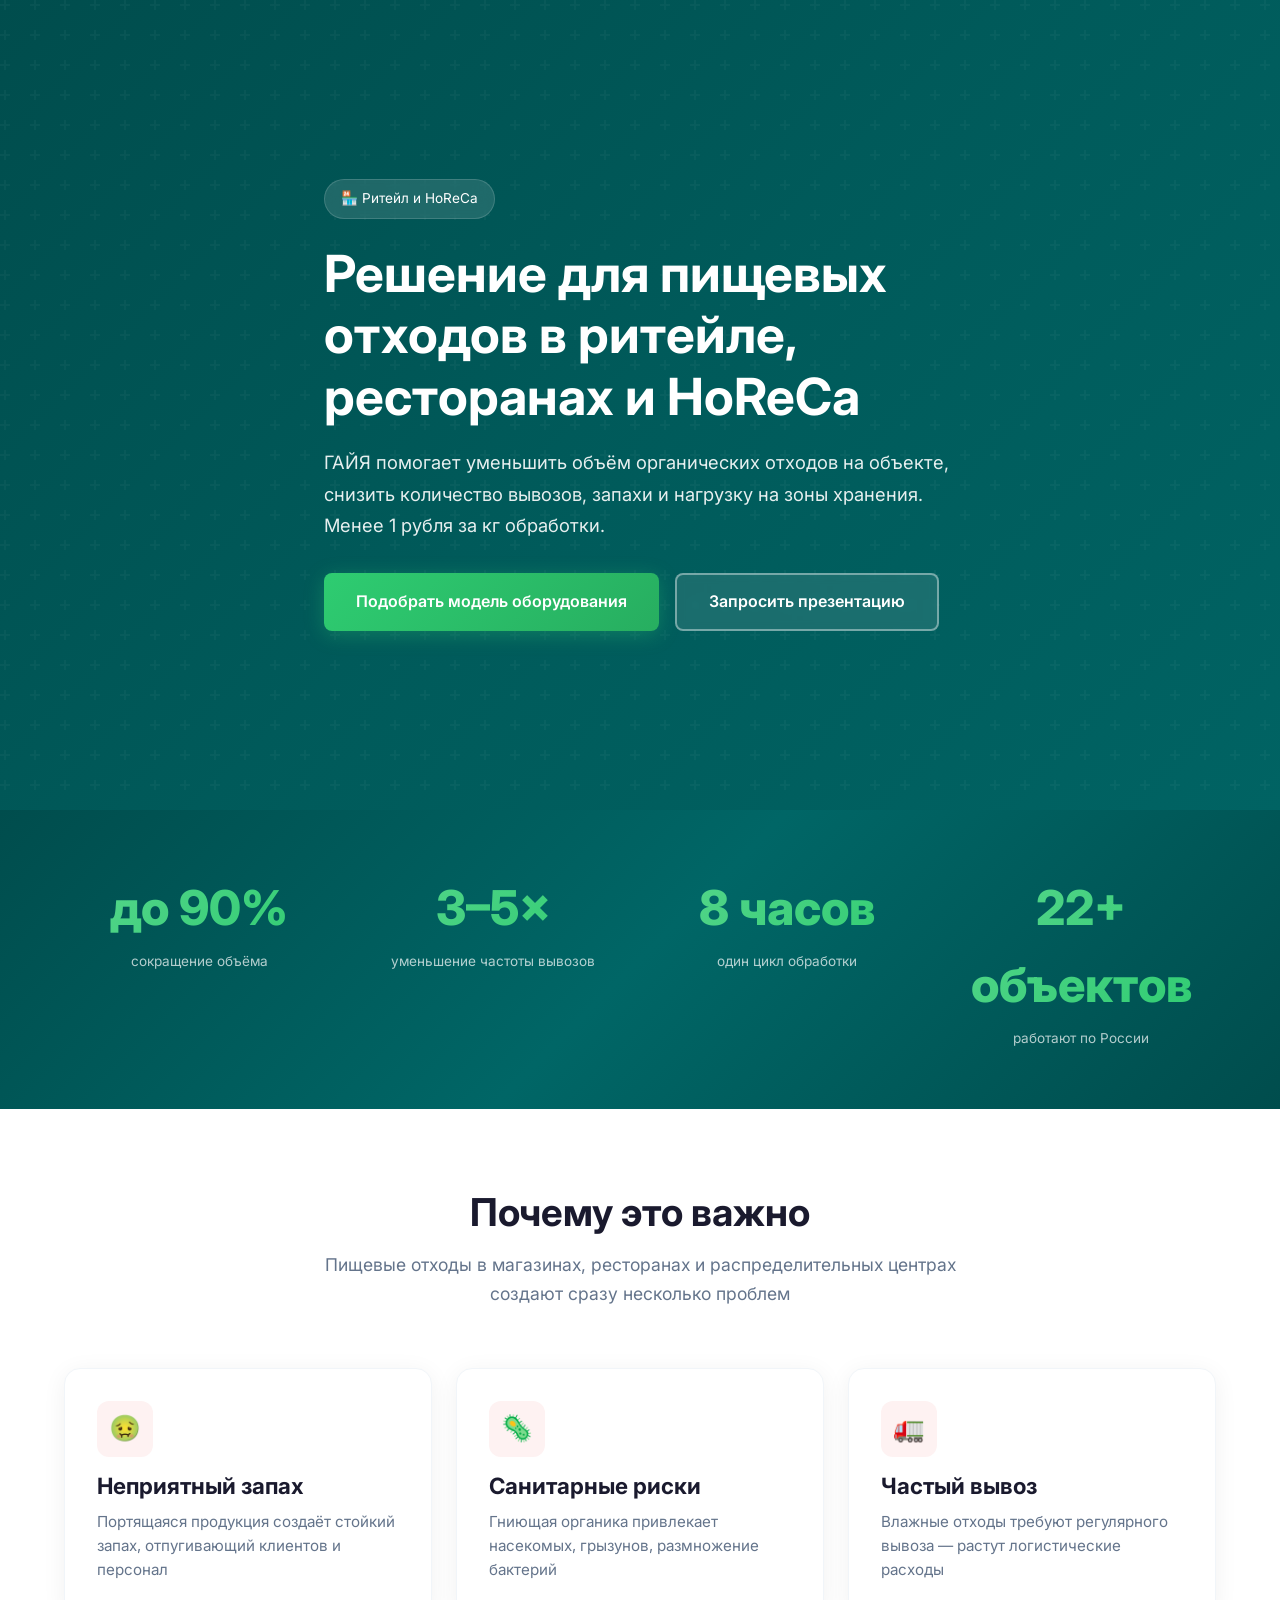
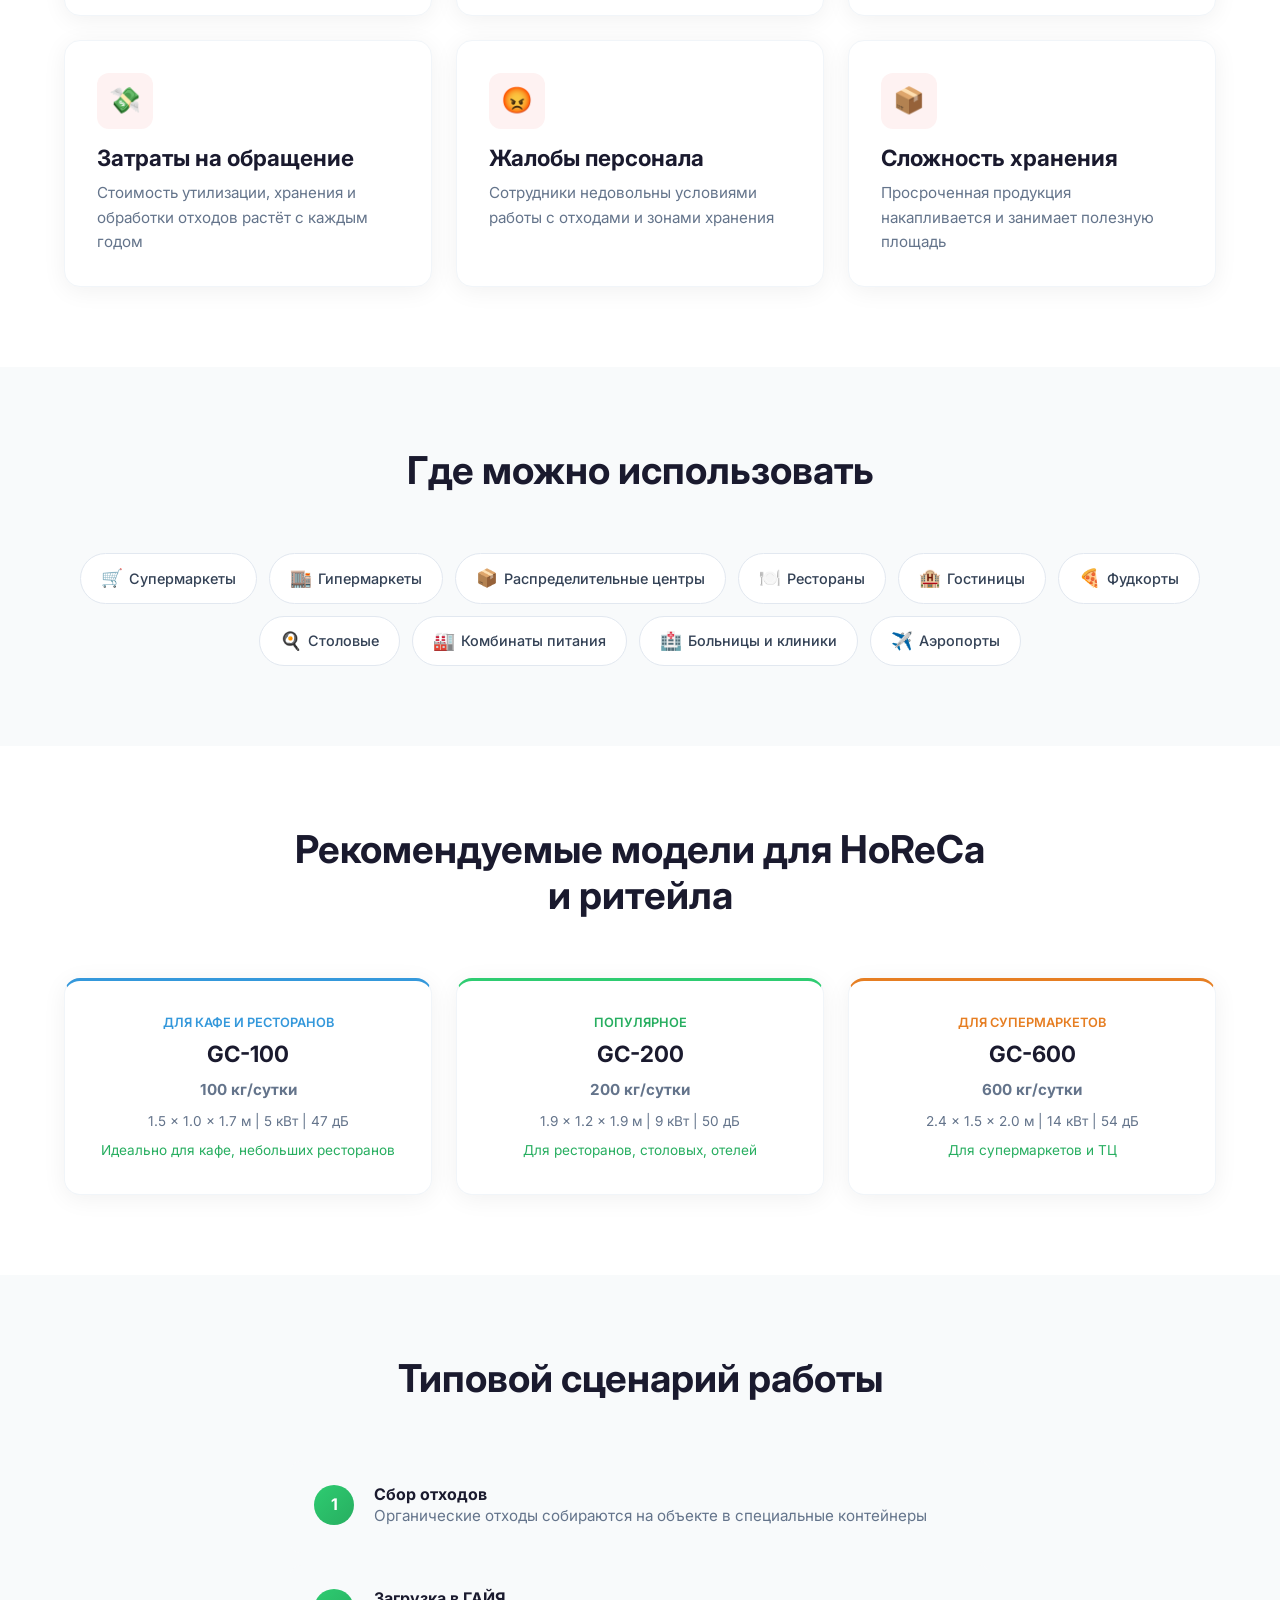
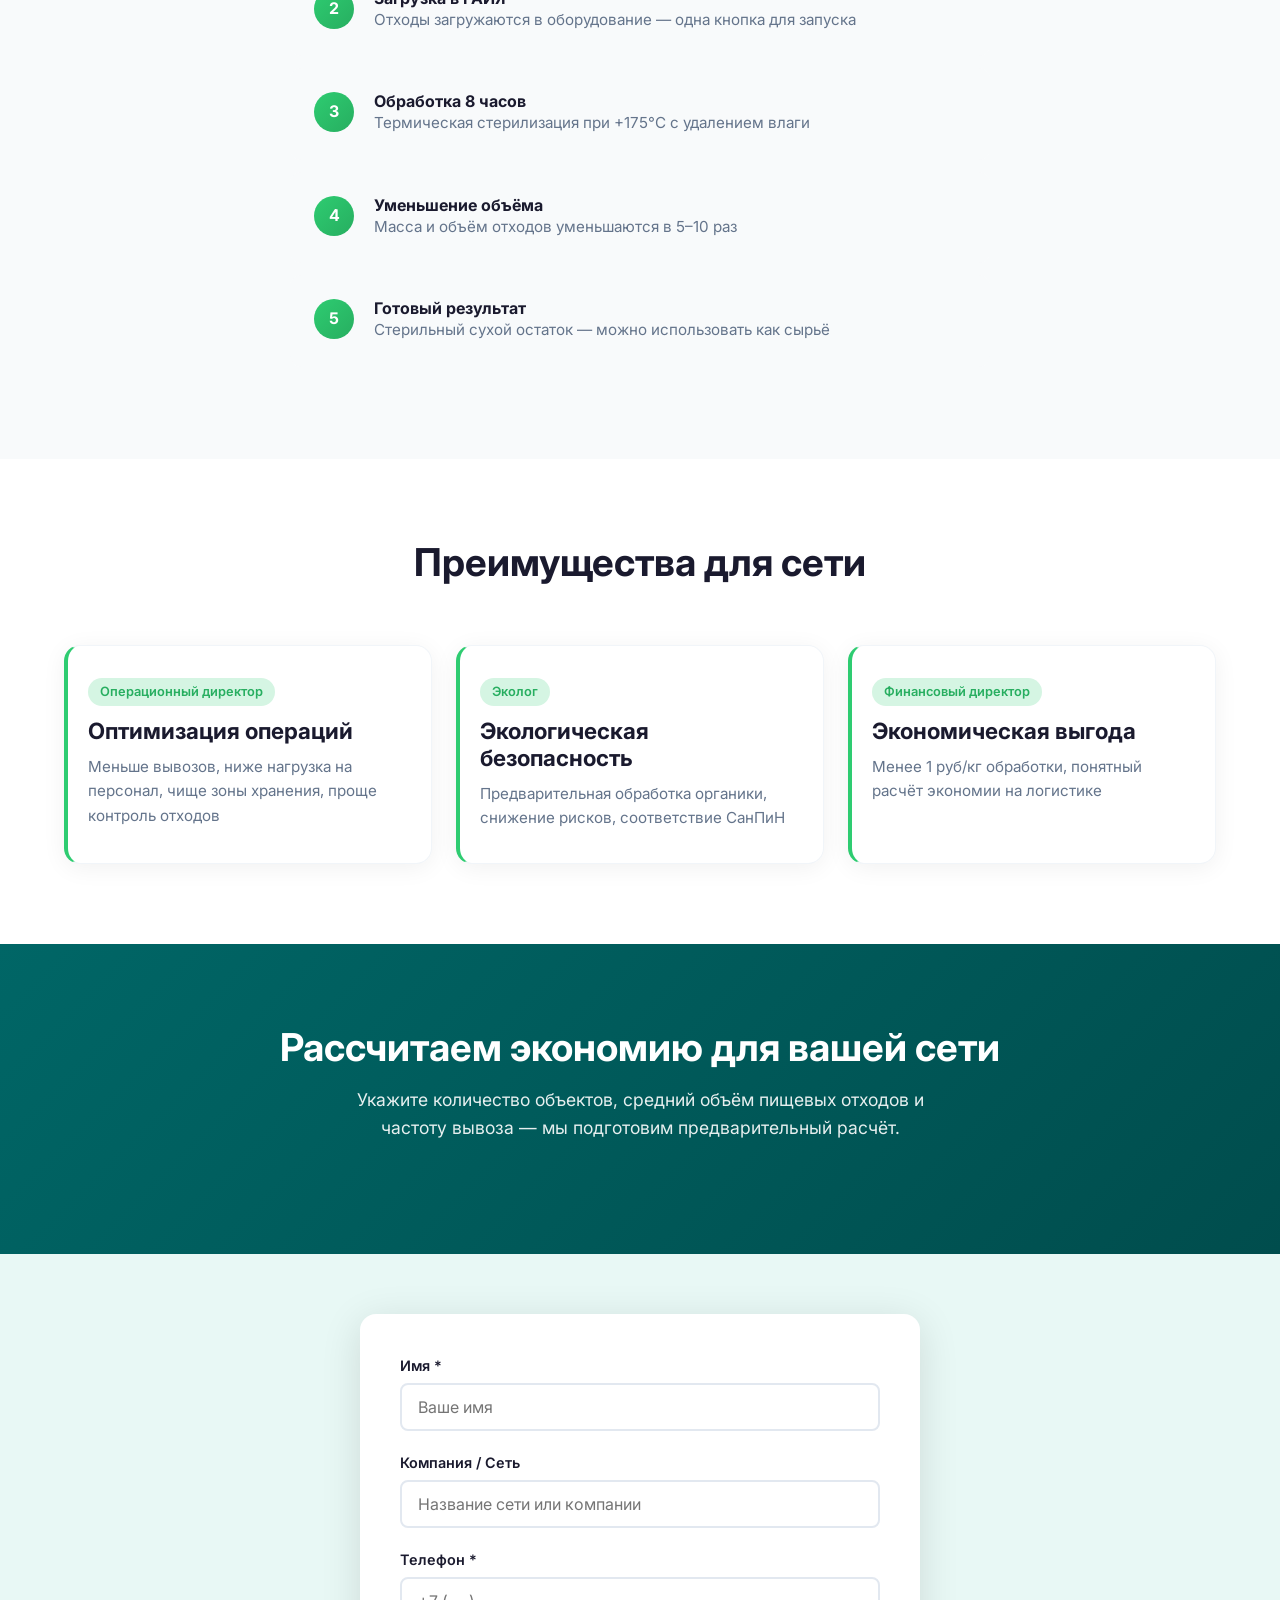
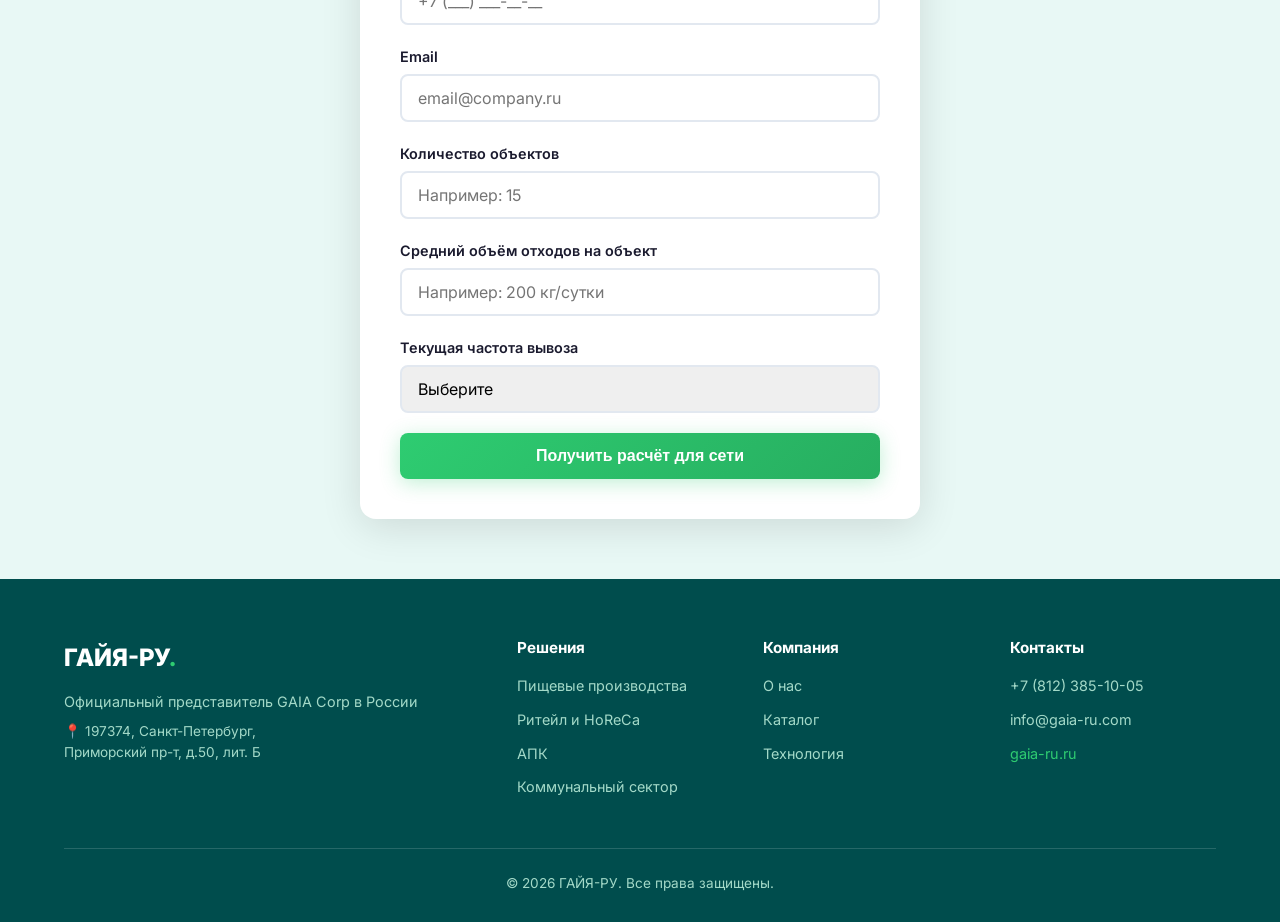
<file: landing-2-retail.html>
<!DOCTYPE html>
<html lang="ru">
<head>
<meta charset="UTF-8">
<meta name="viewport" content="width=device-width,initial-scale=1">
<title>ГАЙЯ-РУ для ритейла и HoReCa — Решение для пищевых отходов</title>
<meta name="description" content="ГАЙЯ помогает уменьшить объём органических отходов в супермаркетах, ресторанах и распределительных центрах. Менее 1 руб/кг обработки.">
<link rel="preconnect" href="https://fonts.googleapis.com">
<link href="https://fonts.googleapis.com/css2?family=Inter:wght@400;500;600;700;800&display=swap" rel="stylesheet">
<link rel="stylesheet" href="common.css">
<link rel="canonical" href="https://gaia-group.ru/lend/landing-2-retail.html">
<meta property="og:title" content="ГАЙЯ-РУ для ритейла и HoReCa — Решение для пищевых отходов">
<meta property="og:description" content="ГАЙЯ помогает уменьшить объём органических отходов в супермаркетах, ресторанах и распределительных центрах. Менее 1 руб/кг обработки.">
<meta property="og:type" content="website">
<meta property="og:url" content="https://gaia-group.ru/lend/landing-2-retail.html">
<meta property="og:locale" content="ru_RU">
<meta property="og:site_name" content="ГАЙЯ-РУ">
<script type="application/ld+json">
[{"@context":"https://schema.org","@type":"Organization","name":"ГАЙЯ-РУ","url":"https://gaia-group.ru/","email":"info@gaia-ru.com","telephone":"+7 (812) 385 10 05","address":{"@type":"PostalAddress","streetAddress":"Приморский пр-т, д.50, лит. Б","postalCode":"197374","addressLocality":"Санкт-Петербург","addressCountry":"RU"}},{"@context":"https://schema.org","@type":"WebPage","name":"ГАЙЯ-РУ для ритейла и HoReCa — Решение для пищевых отходов","description":"ГАЙЯ помогает уменьшить объём органических отходов в супермаркетах, ресторанах и распределительных центрах. Менее 1 руб/кг обработки.","url":"https://gaia-group.ru/lend/landing-2-retail.html","isPartOf":{"@type":"WebSite","name":"ГАЙЯ-РУ","url":"https://gaia-group.ru/"}}]
</script>
<style>
.hero-retail{background:linear-gradient(135deg,#004d4d 0%,#006666 50%,#004d4d 100%)}
.hero-retail::before{background:linear-gradient(135deg,rgba(0,77,77,.95),rgba(0,102,102,.85))}
.role-card{border-left:4px solid #2ecc71;padding-left:20px}
.role-card .role-tag{display:inline-block;background:#d5f5e3;color:#27ae60;padding:4px 12px;border-radius:100px;font-size:.8rem;font-weight:600;margin-bottom:12px}
.scenario-step{display:flex;gap:20px;align-items:flex-start;padding:24px;background:#f8fafb;border-radius:12px;margin-bottom:12px}
.scenario-num{width:40px;height:40px;background:linear-gradient(135deg,#2ecc71,#27ae60);color:#fff;border-radius:50%;display:flex;align-items:center;justify-content:center;font-weight:700;flex-shrink:0}
.industry-pill{display:inline-flex;align-items:center;gap:6px;padding:10px 20px;background:#fff;border:1px solid #e2e8f0;border-radius:100px;font-size:.9rem;color:#334155;font-weight:500;transition:all .3s}
.industry-pill:hover{border-color:#2ecc71;background:#e8f8f5;color:#27ae60}
.industry-pill span{font-size:1.1rem}
</style>
</head>
<body>

<!-- Hero -->
<section class="hero hero-retail">
<div class="hero-bg"></div>
<div class="container hero-content">
<div class="hero-badge">🏪 Ритейл и HoReCa</div>
<h1>Решение для пищевых отходов в ритейле, ресторанах и HoReCa</h1>
<p>ГАЙЯ помогает уменьшить объём органических отходов на объекте, снизить количество вывозов, запахи и нагрузку на зоны хранения. Менее 1 рубля за кг обработки.</p>
<div class="hero-buttons">
<a href="#catalog" class="btn btn-primary">Подобрать модель оборудования</a>
<a href="#cta" class="btn btn-secondary">Запросить презентацию</a>
</div>
</div>
</section>

<!-- Stats -->
<section class="stats">
<div class="container">
<div class="grid-4">
<div class="stat-item"><div class="stat-number">до 90%</div><div class="stat-label">сокращение объёма</div></div>
<div class="stat-item"><div class="stat-number">3–5×</div><div class="stat-label">уменьшение частоты вывозов</div></div>
<div class="stat-item"><div class="stat-number">8 часов</div><div class="stat-label">один цикл обработки</div></div>
<div class="stat-item"><div class="stat-number">22+ объектов</div><div class="stat-label">работают по России</div></div>
</div>
</div>
</section>

<!-- Why important -->
<section>
<div class="container">
<div class="section-header">
<h2>Почему это важно</h2>
<p>Пищевые отходы в магазинах, ресторанах и распределительных центрах создают сразу несколько проблем</p>
</div>
<div class="grid-3">
<div class="card"><div class="card-icon" style="background:#fef2f2;color:#dc2626">🤢</div><h3>Неприятный запах</h3><p>Портящаяся продукция создаёт стойкий запах, отпугивающий клиентов и персонал</p></div>
<div class="card"><div class="card-icon" style="background:#fef2f2;color:#dc2626">🦠</div><h3>Санитарные риски</h3><p>Гниющая органика привлекает насекомых, грызунов, размножение бактерий</p></div>
<div class="card"><div class="card-icon" style="background:#fef2f2;color:#dc2626">🚛</div><h3>Частый вывоз</h3><p>Влажные отходы требуют регулярного вывоза — растут логистические расходы</p></div>
<div class="card"><div class="card-icon" style="background:#fef2f2;color:#dc2626">💸</div><h3>Затраты на обращение</h3><p>Стоимость утилизации, хранения и обработки отходов растёт с каждым годом</p></div>
<div class="card"><div class="card-icon" style="background:#fef2f2;color:#dc2626">😡</div><h3>Жалобы персонала</h3><p>Сотрудники недовольны условиями работы с отходами и зонами хранения</p></div>
<div class="card"><div class="card-icon" style="background:#fef2f2;color:#dc2626">📦</div><h3>Сложность хранения</h3><p>Просроченная продукция накапливается и занимает полезную площадь</p></div>
</div>
</div>
</section>

<!-- Where to use -->
<section style="background:#f8fafb">
<div class="container">
<div class="section-header">
<h2>Где можно использовать</h2>
</div>
<div style="display:flex;flex-wrap:wrap;gap:12px;justify-content:center">
<div class="industry-pill"><span>🛒</span> Супермаркеты</div>
<div class="industry-pill"><span>🏬</span> Гипермаркеты</div>
<div class="industry-pill"><span>📦</span> Распределительные центры</div>
<div class="industry-pill"><span>🍽️</span> Рестораны</div>
<div class="industry-pill"><span>🏨</span> Гостиницы</div>
<div class="industry-pill"><span>🍕</span> Фудкорты</div>
<div class="industry-pill"><span>🍳</span> Столовые</div>
<div class="industry-pill"><span>🏭</span> Комбинаты питания</div>
<div class="industry-pill"><span>🏥</span> Больницы и клиники</div>
<div class="industry-pill"><span>✈️</span> Аэропорты</div>
</div>
</div>
</section>

<!-- Catalog -->
<section id="catalog">
<div class="container">
<div class="section-header">
<h2>Рекомендуемые модели для HoReCa и ритейла</h2>
</div>
<div class="grid-3">
<div class="card" style="text-align:center;border-top:3px solid #3498db">
<div style="font-size:.8rem;color:#3498db;font-weight:600;margin-bottom:8px">ДЛЯ КАФЕ И РЕСТОРАНОВ</div>
<h3>GC-100</h3>
<p style="margin:8px 0"><strong>100 кг/сутки</strong></p>
<p style="font-size:.85rem;color:#64748b">1.5 × 1.0 × 1.7 м | 5 кВт | 47 дБ</p>
<p style="font-size:.85rem;color:#27ae60;margin-top:8px">Идеально для кафе, небольших ресторанов</p>
</div>
<div class="card" style="text-align:center;border-top:3px solid #2ecc71">
<div style="font-size:.8rem;color:#27ae60;font-weight:600;margin-bottom:8px">ПОПУЛЯРНОЕ</div>
<h3>GC-200</h3>
<p style="margin:8px 0"><strong>200 кг/сутки</strong></p>
<p style="font-size:.85rem;color:#64748b">1.9 × 1.2 × 1.9 м | 9 кВт | 50 дБ</p>
<p style="font-size:.85rem;color:#27ae60;margin-top:8px">Для ресторанов, столовых, отелей</p>
</div>
<div class="card" style="text-align:center;border-top:3px solid #e67e22">
<div style="font-size:.8rem;color:#e67e22;font-weight:600;margin-bottom:8px">ДЛЯ СУПЕРМАРКЕТОВ</div>
<h3>GC-600</h3>
<p style="margin:8px 0"><strong>600 кг/сутки</strong></p>
<p style="font-size:.85rem;color:#64748b">2.4 × 1.5 × 2.0 м | 14 кВт | 54 дБ</p>
<p style="font-size:.85rem;color:#27ae60;margin-top:8px">Для супермаркетов и ТЦ</p>
</div>
</div>
</div>
</section>

<!-- Scenario -->
<section style="background:#f8fafb">
<div class="container">
<div class="section-header">
<h2>Типовой сценарий работы</h2>
</div>
<div style="max-width:700px;margin:0 auto">
<div class="scenario-step"><div class="scenario-num">1</div><div><h4>Сбор отходов</h4><p style="color:#64748b;font-size:.95rem">Органические отходы собираются на объекте в специальные контейнеры</p></div></div>
<div class="scenario-step"><div class="scenario-num">2</div><div><h4>Загрузка в ГАЙЯ</h4><p style="color:#64748b;font-size:.95rem">Отходы загружаются в оборудование — одна кнопка для запуска</p></div></div>
<div class="scenario-step"><div class="scenario-num">3</div><div><h4>Обработка 8 часов</h4><p style="color:#64748b;font-size:.95rem">Термическая стерилизация при +175°C с удалением влаги</p></div></div>
<div class="scenario-step"><div class="scenario-num">4</div><div><h4>Уменьшение объёма</h4><p style="color:#64748b;font-size:.95rem">Масса и объём отходов уменьшаются в 5–10 раз</p></div></div>
<div class="scenario-step"><div class="scenario-num">5</div><div><h4>Готовый результат</h4><p style="color:#64748b;font-size:.95rem">Стерильный сухой остаток — можно использовать как сырьё</p></div></div>
</div>
</div>
</section>

<!-- Advantages for network -->
<section>
<div class="container">
<div class="section-header">
<h2>Преимущества для сети</h2>
</div>
<div class="grid-3">
<div class="card role-card">
<div class="role-tag">Операционный директор</div>
<h3>Оптимизация операций</h3>
<p>Меньше вывозов, ниже нагрузка на персонал, чище зоны хранения, проще контроль отходов</p>
</div>
<div class="card role-card">
<div class="role-tag">Эколог</div>
<h3>Экологическая безопасность</h3>
<p>Предварительная обработка органики, снижение рисков, соответствие СанПиН</p>
</div>
<div class="card role-card">
<div class="role-tag">Финансовый директор</div>
<h3>Экономическая выгода</h3>
<p>Менее 1 руб/кг обработки, понятный расчёт экономии на логистике</p>
</div>
</div>
</div>
</section>

<!-- CTA -->
<section class="cta-section" id="cta">
<div class="container">
<h2>Рассчитаем экономию для вашей сети</h2>
<p>Укажите количество объектов, средний объём пищевых отходов и частоту вывоза — мы подготовим предварительный расчёт.</p>
</div>
</section>
<section style="padding:60px 0;background:#e8f8f5">
<div class="container">
<div class="form-card">
<div class="form-group"><label>Имя *</label><input type="text" placeholder="Ваше имя"></div>
<div class="form-group"><label>Компания / Сеть</label><input type="text" placeholder="Название сети или компании"></div>
<div class="form-group"><label>Телефон *</label><input type="tel" placeholder="+7 (___) ___-__-__"></div>
<div class="form-group"><label>Email</label><input type="email" placeholder="email@company.ru"></div>
<div class="form-group"><label>Количество объектов</label><input type="number" placeholder="Например: 15"></div>
<div class="form-group"><label>Средний объём отходов на объект</label><input type="text" placeholder="Например: 200 кг/сутки"></div>
<div class="form-group"><label>Текущая частота вывоза</label>
<select><option value="">Выберите</option><option>Ежедневно</option><option>2–3 раза в неделю</option><option>1 раз в неделю</option><option>Реже 1 раза в неделю</option></select></div>
<div style="text-align:center"><button class="btn btn-primary" style="width:100%">Получить расчёт для сети</button></div>
</div>
</div>
</section>

<!-- Footer -->
<footer class="footer">
<div class="container">
<div class="footer-grid">
<div>
<div class="footer-brand">ГАЙЯ-РУ<span>.</span></div>
<p style="font-size:.9rem;margin-top:8px">Официальный представитель GAIA Corp в России</p>
<p style="font-size:.85rem;margin-top:8px">📍 197374, Санкт-Петербург,<br>Приморский пр-т, д.50, лит. Б</p>
</div>
<div><h4>Решения</h4><ul><li><a href="landing-1-food.html">Пищевые производства</a></li><li><a href="landing-2-retail.html">Ритейл и HoReCa</a></li><li><a href="landing-4-agro.html">АПК</a></li><li><a href="landing-3-gov.html">Коммунальный сектор</a></li></ul></div>
<div><h4>Компания</h4><ul><li><a href="https://gaia-ru.ru/about.html" target="_blank">О нас</a></li><li><a href="https://gaia-ru.ru/catalog.html" target="_blank">Каталог</a></li><li><a href="https://gaia-ru.ru/technology.html" target="_blank">Технология</a></li></ul></div>
<div><h4>Контакты</h4><ul><li><a href="tel:+78123851005">+7 (812) 385-10-05</a></li><li><a href="mailto:info@gaia-ru.com">info@gaia-ru.com</a></li><li><a href="https://gaia-ru.ru" target="_blank" style="color:#2ecc71">gaia-ru.ru</a></li></ul></div>
</div>
<div class="footer-bottom">© 2026 ГАЙЯ-РУ. Все права защищены.</div>
</div>
</footer>

</body>
</html>
</file>
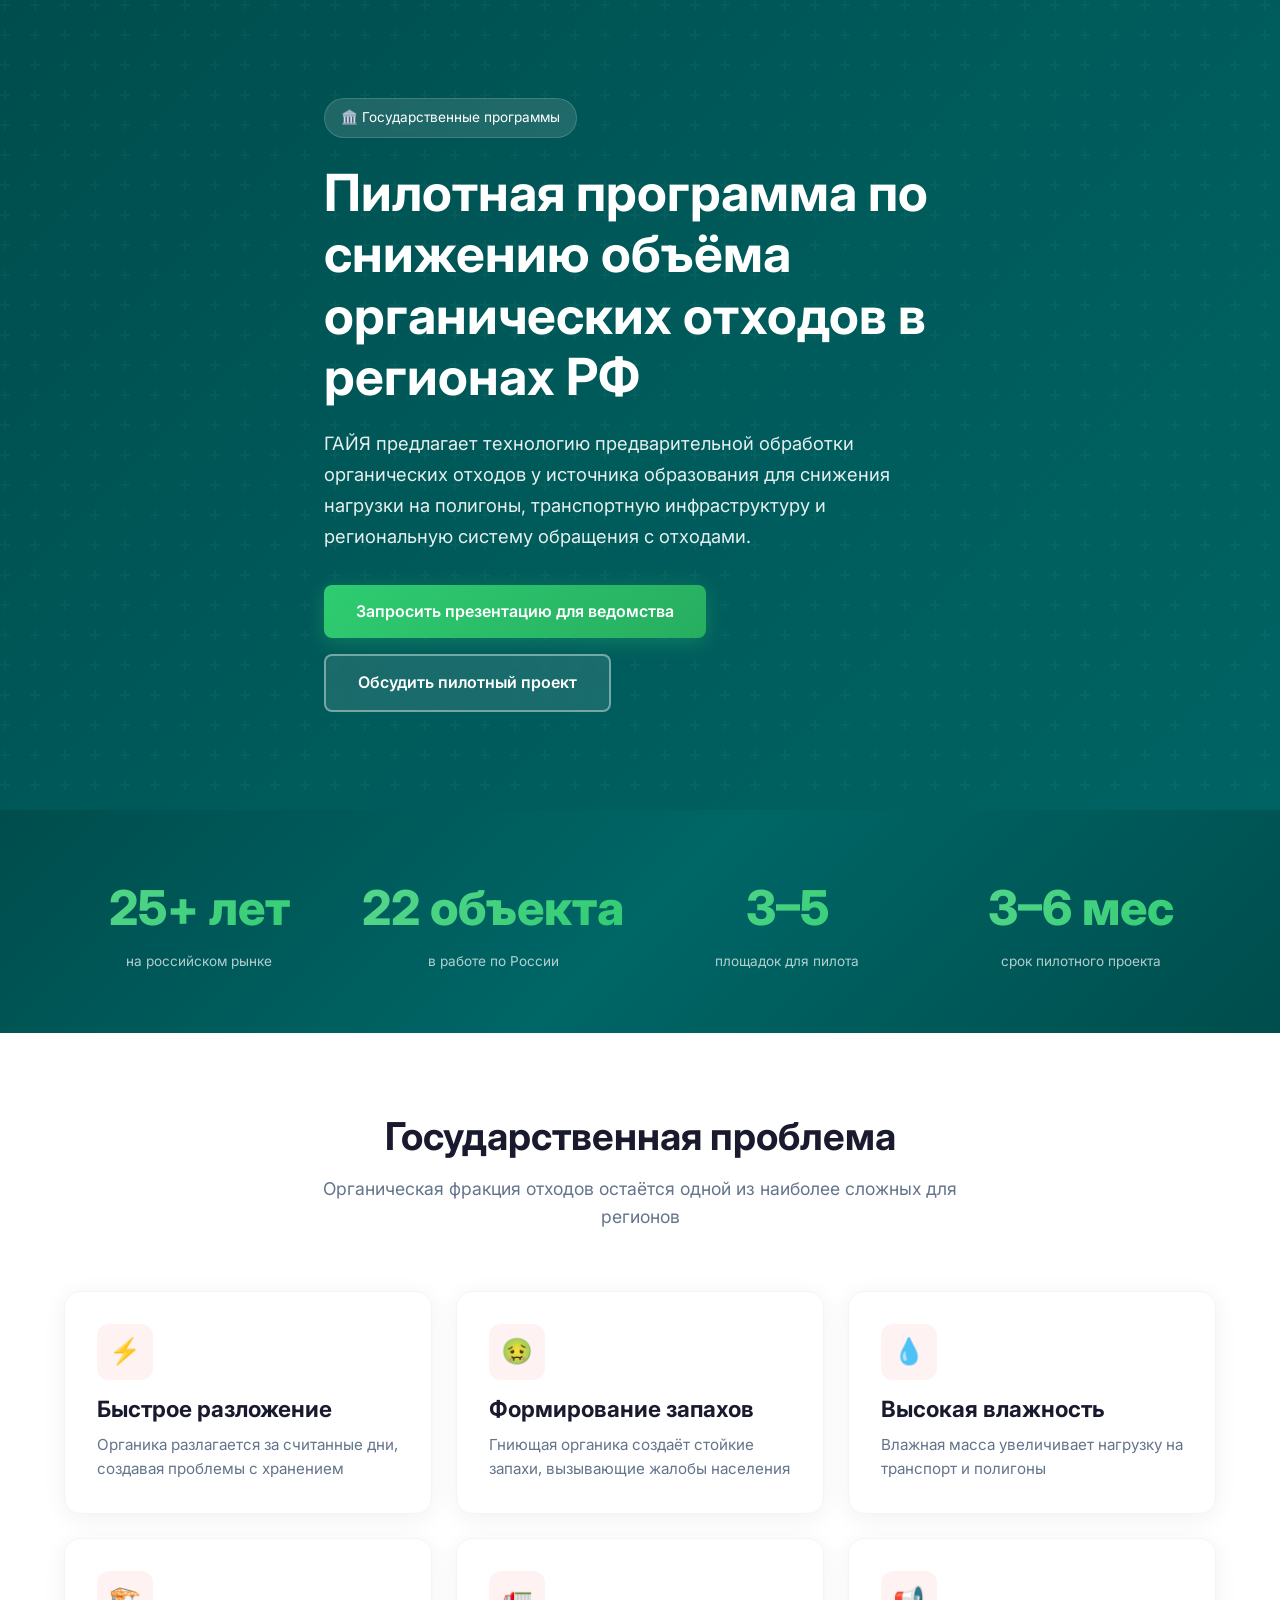
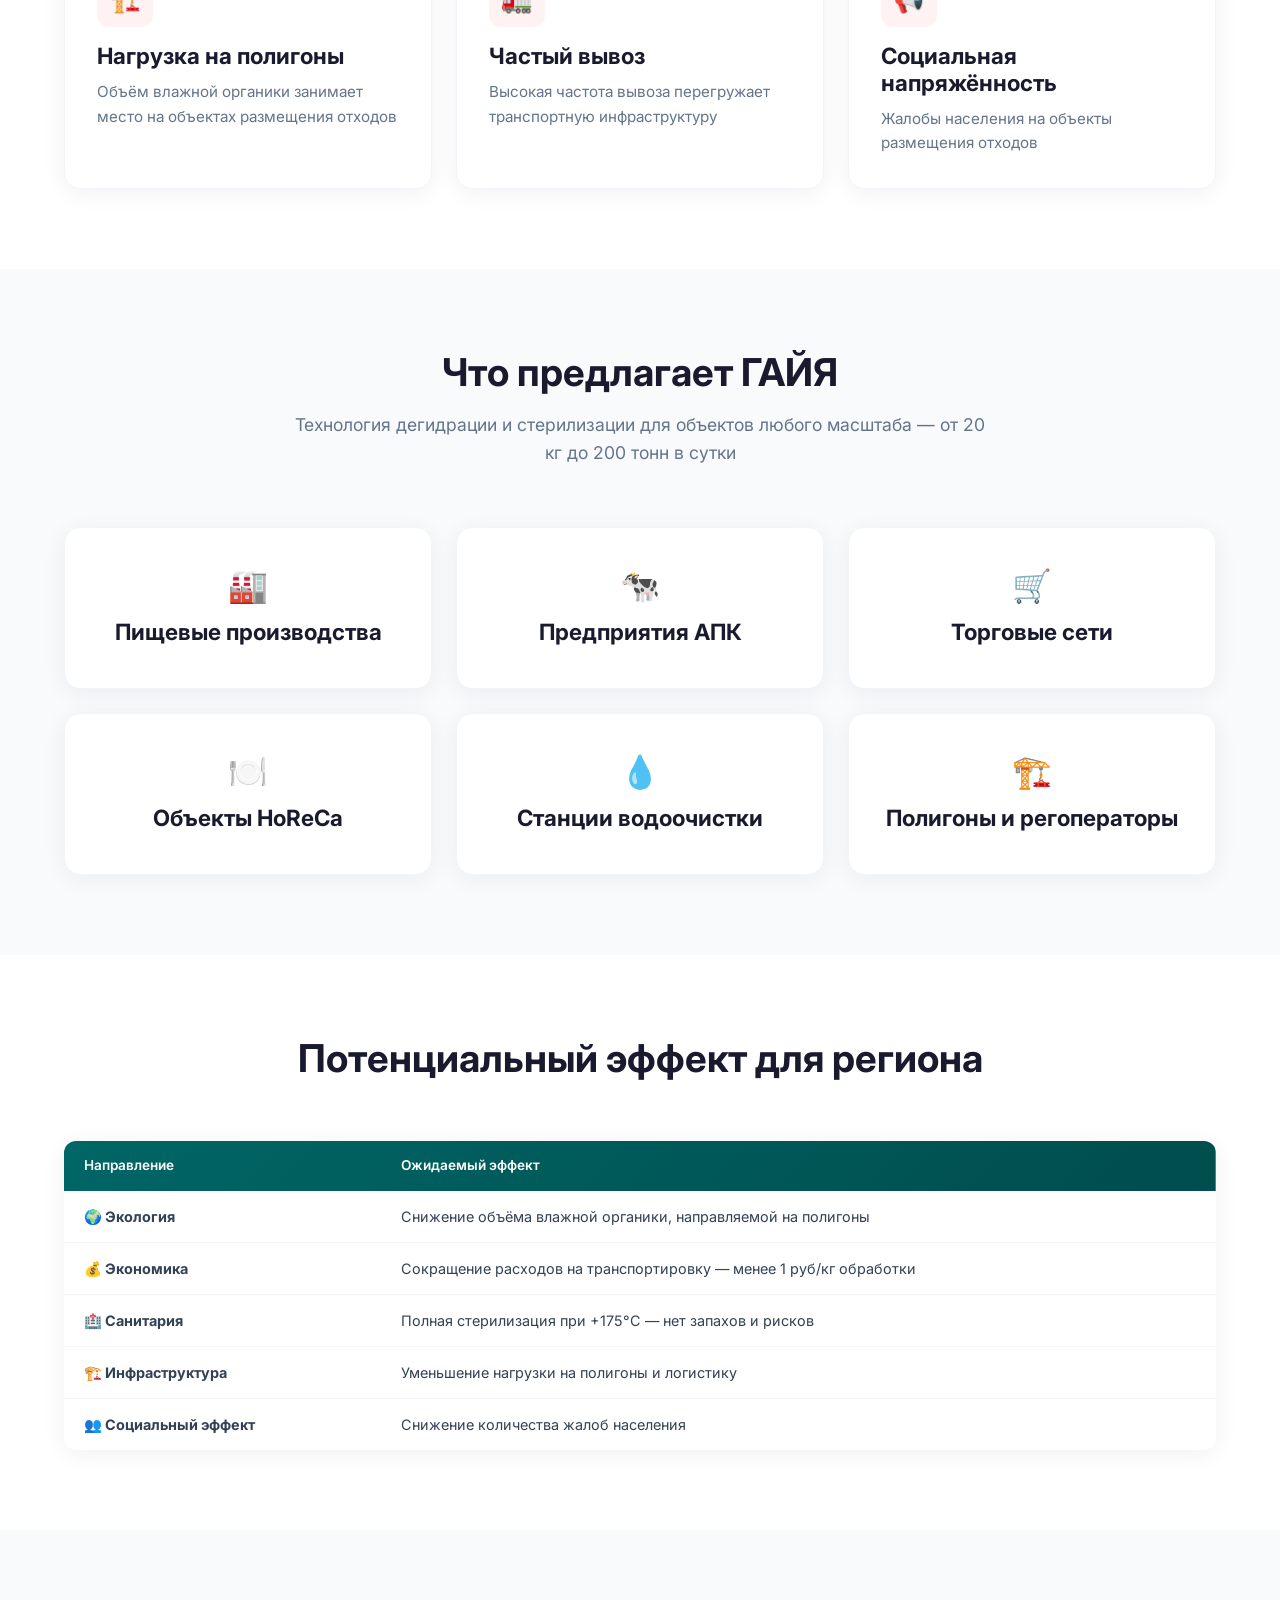
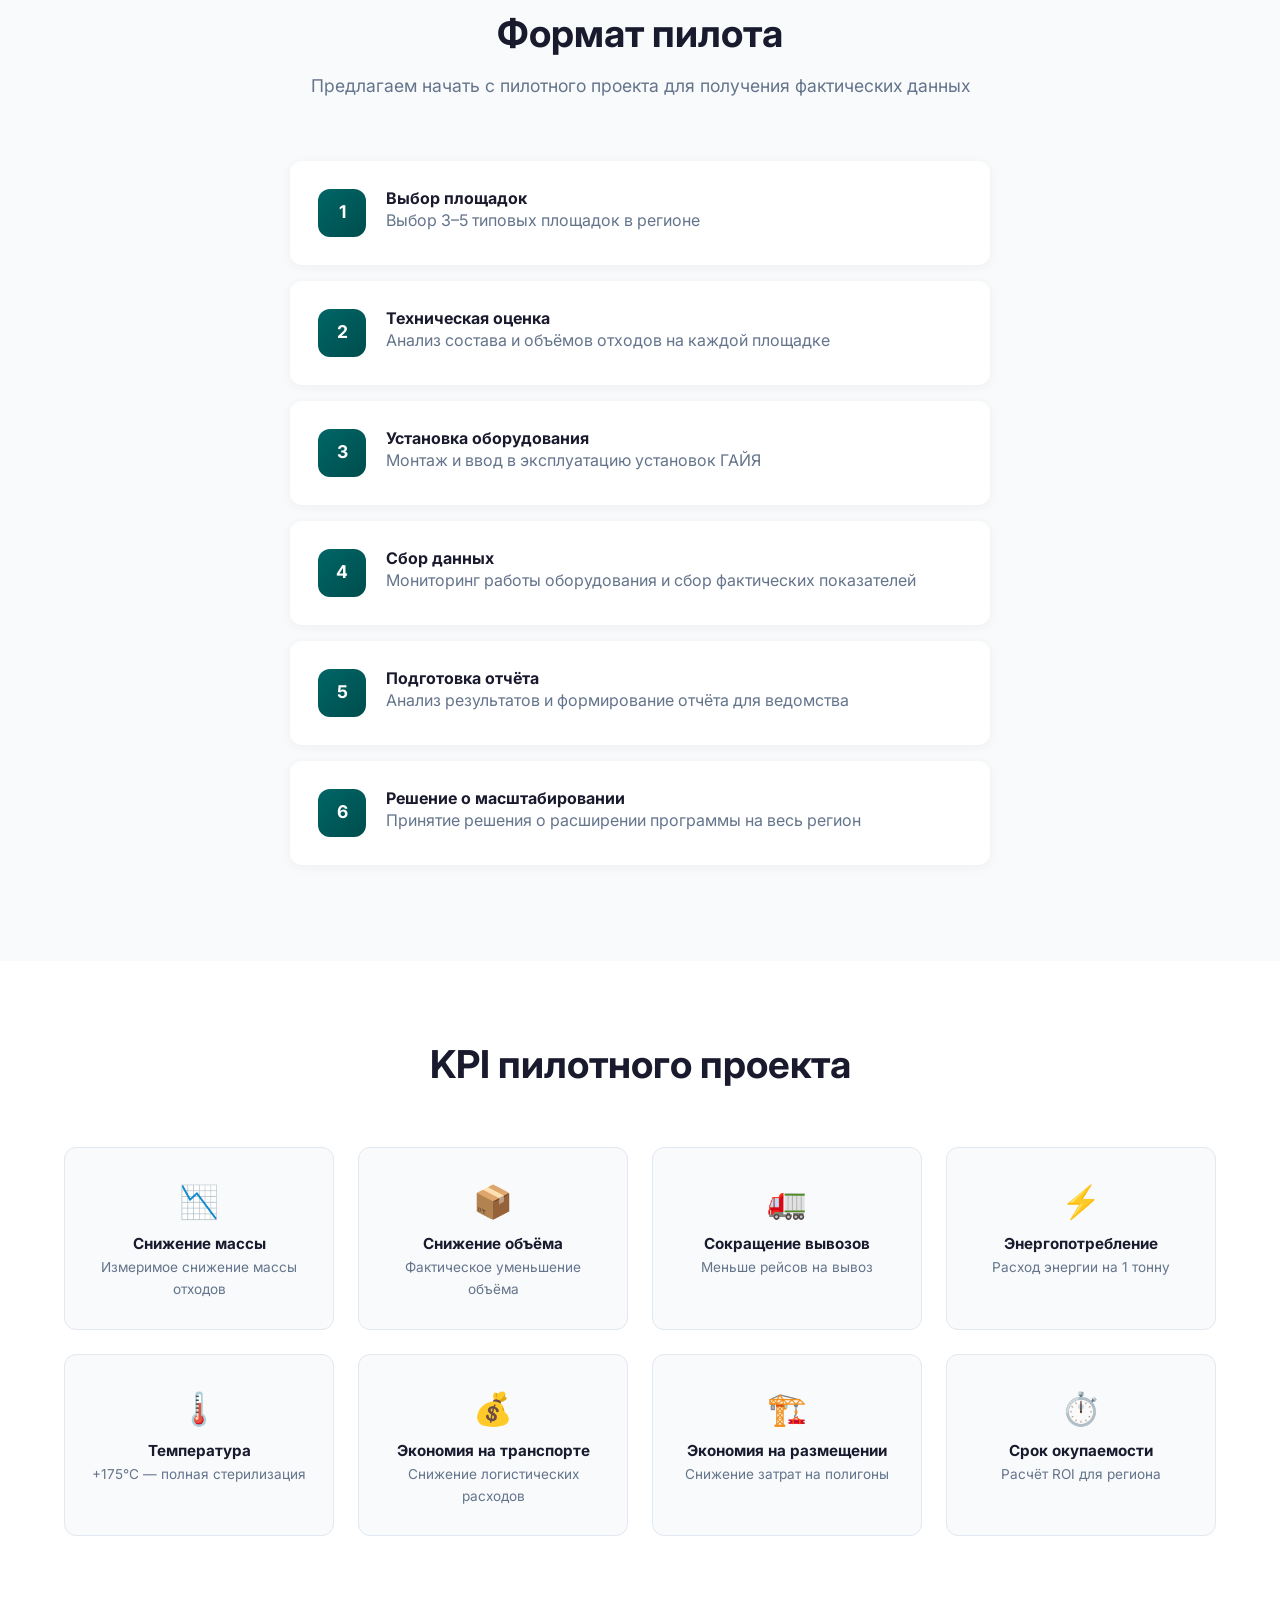
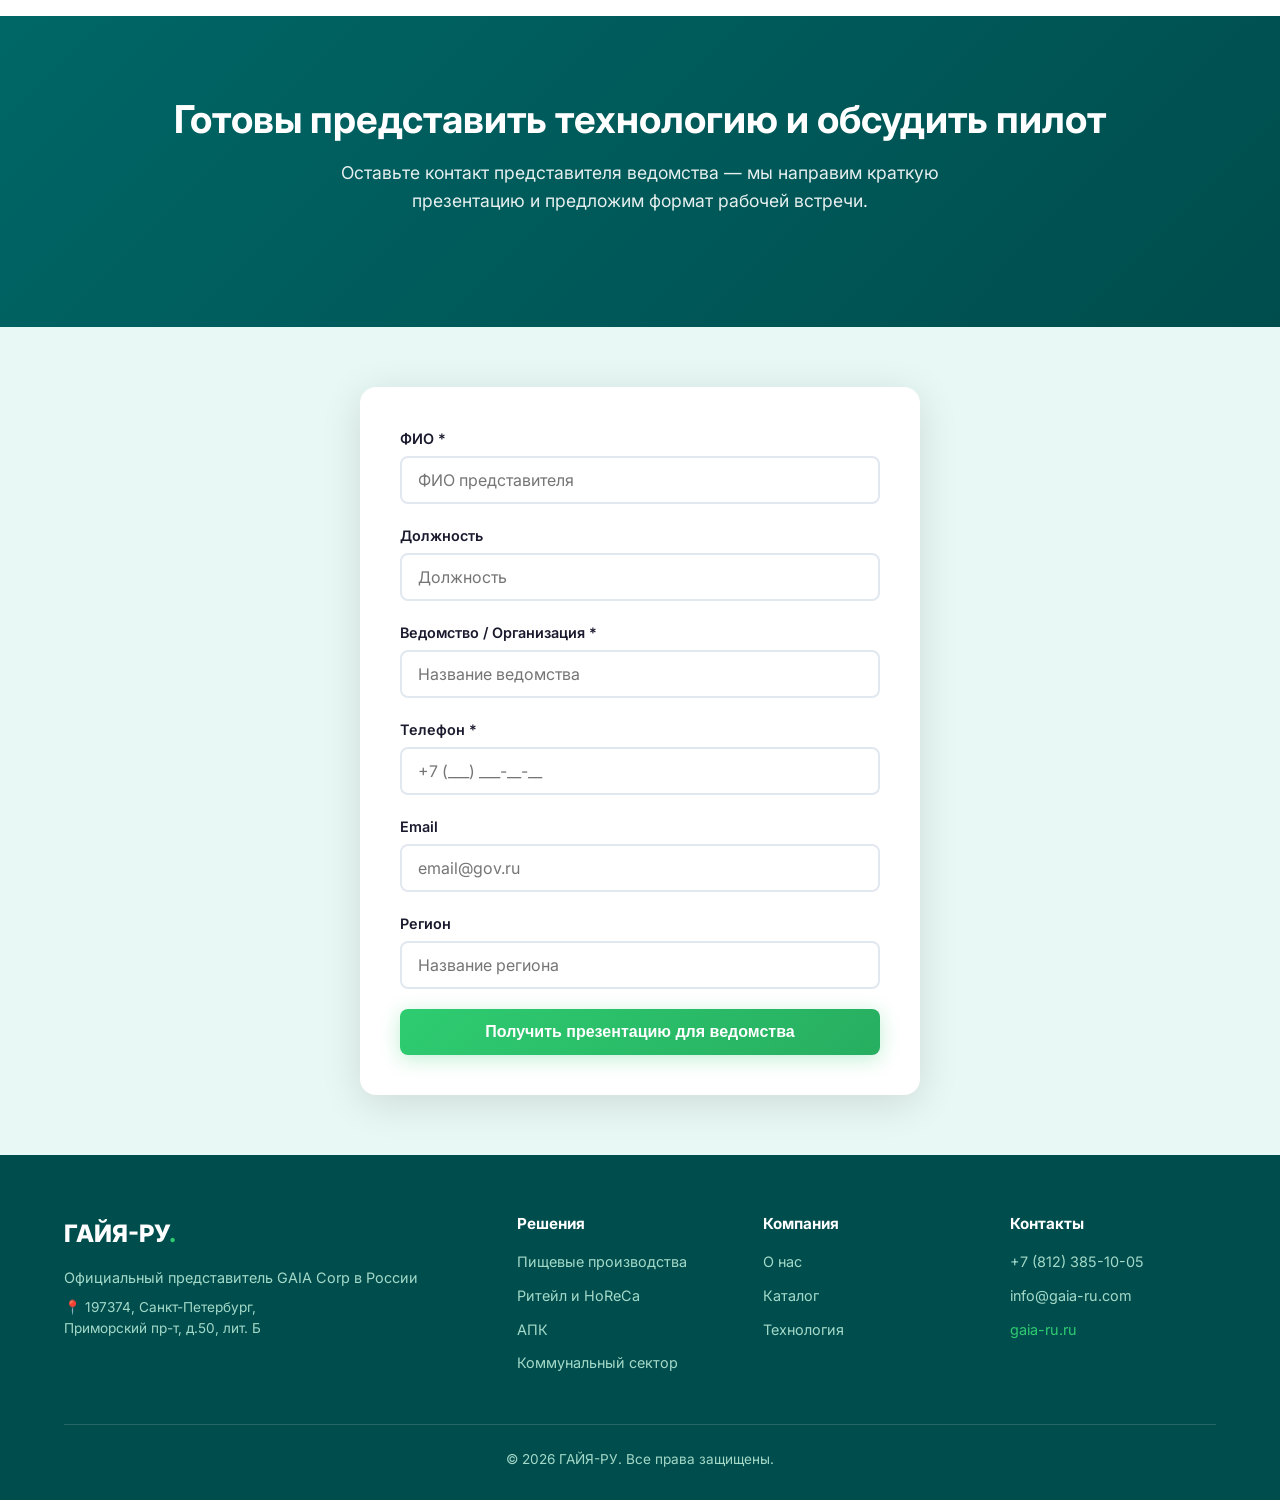
<file: landing-3-gov.html>
<!DOCTYPE html>
<html lang="ru">
<head>
<meta charset="UTF-8">
<meta name="viewport" content="width=device-width,initial-scale=1">
<title>ГАЙЯ-РУ для государства и регионов — Пилотная программа</title>
<meta name="description" content="Пилотная программа по снижению объёма органических отходов в регионах РФ. Технология ГАЙЯ для муниципалитетов и регоператоров. 25+ лет на рынке.">
<link rel="preconnect" href="https://fonts.googleapis.com">
<link href="https://fonts.googleapis.com/css2?family=Inter:wght@400;500;600;700;800&display=swap" rel="stylesheet">
<link rel="stylesheet" href="common.css">
<link rel="canonical" href="https://gaia-group.ru/lend/landing-3-gov.html">
<meta property="og:title" content="ГАЙЯ-РУ для государства и регионов — Пилотная программа">
<meta property="og:description" content="Пилотная программа по снижению объёма органических отходов в регионах РФ. Технология ГАЙЯ для муниципалитетов и регоператоров. 25+ лет на рынке.">
<meta property="og:type" content="website">
<meta property="og:url" content="https://gaia-group.ru/lend/landing-3-gov.html">
<meta property="og:locale" content="ru_RU">
<meta property="og:site_name" content="ГАЙЯ-РУ">
<script type="application/ld+json">
[{"@context":"https://schema.org","@type":"Organization","name":"ГАЙЯ-РУ","url":"https://gaia-group.ru/","email":"info@gaia-ru.com","telephone":"+7 (812) 385 10 05","address":{"@type":"PostalAddress","streetAddress":"Приморский пр-т, д.50, лит. Б","postalCode":"197374","addressLocality":"Санкт-Петербург","addressCountry":"RU"}},{"@context":"https://schema.org","@type":"WebPage","name":"ГАЙЯ-РУ для государства и регионов — Пилотная программа","description":"Пилотная программа по снижению объёма органических отходов в регионах РФ. Технология ГАЙЯ для муниципалитетов и регоператоров. 25+ лет на рынке.","url":"https://gaia-group.ru/lend/landing-3-gov.html","isPartOf":{"@type":"WebSite","name":"ГАЙЯ-РУ","url":"https://gaia-group.ru/"}}]
</script>
<style>
.hero-gov{background:linear-gradient(135deg,#004d4d 0%,#006666 50%,#004d4d 100%)}
.hero-gov::before{background:linear-gradient(135deg,rgba(0,77,77,.95),rgba(0,102,102,.85))}
.pilot-step{display:flex;gap:20px;align-items:flex-start;padding:28px;background:#fff;border-radius:12px;box-shadow:0 2px 12px rgba(0,0,0,.05);margin-bottom:16px}
.pilot-num{width:48px;height:48px;background:linear-gradient(135deg,#006666,#004d4d);color:#fff;border-radius:12px;display:flex;align-items:center;justify-content:center;font-weight:700;font-size:1.1rem;flex-shrink:0}
.kpi-card{text-align:center;padding:28px 20px;background:#f8fafb;border-radius:12px;border:1px solid #e2e8f0}
.kpi-card .kpi-icon{font-size:2rem;margin-bottom:8px}
.kpi-card h4{font-size:.95rem;margin-bottom:4px}
.kpi-card p{font-size:.85rem;color:#64748b}
.impact-table thead{background:linear-gradient(135deg,#006666,#004d4d)}
</style>
</head>
<body>

<!-- Hero -->
<section class="hero hero-gov">
<div class="hero-bg"></div>
<div class="container hero-content">
<div class="hero-badge">🏛️ Государственные программы</div>
<h1>Пилотная программа по снижению объёма органических отходов в регионах РФ</h1>
<p>ГАЙЯ предлагает технологию предварительной обработки органических отходов у источника образования для снижения нагрузки на полигоны, транспортную инфраструктуру и региональную систему обращения с отходами.</p>
<div class="hero-buttons">
<a href="#form" class="btn btn-primary">Запросить презентацию для ведомства</a>
<a href="#form" class="btn btn-secondary">Обсудить пилотный проект</a>
</div>
</div>
</section>

<!-- Stats -->
<section class="stats">
<div class="container">
<div class="grid-4">
<div class="stat-item"><div class="stat-number">25+ лет</div><div class="stat-label">на российском рынке</div></div>
<div class="stat-item"><div class="stat-number">22 объекта</div><div class="stat-label">в работе по России</div></div>
<div class="stat-item"><div class="stat-number">3–5</div><div class="stat-label">площадок для пилота</div></div>
<div class="stat-item"><div class="stat-number">3–6 мес</div><div class="stat-label">срок пилотного проекта</div></div>
</div>
</div>
</section>

<!-- Problem -->
<section>
<div class="container">
<div class="section-header">
<h2>Государственная проблема</h2>
<p>Органическая фракция отходов остаётся одной из наиболее сложных для регионов</p>
</div>
<div class="grid-3">
<div class="card"><div class="card-icon" style="background:#fef2f2;color:#dc2626">⚡</div><h3>Быстрое разложение</h3><p>Органика разлагается за считанные дни, создавая проблемы с хранением</p></div>
<div class="card"><div class="card-icon" style="background:#fef2f2;color:#dc2626">🤢</div><h3>Формирование запахов</h3><p>Гниющая органика создаёт стойкие запахи, вызывающие жалобы населения</p></div>
<div class="card"><div class="card-icon" style="background:#fef2f2;color:#dc2626">💧</div><h3>Высокая влажность</h3><p>Влажная масса увеличивает нагрузку на транспорт и полигоны</p></div>
<div class="card"><div class="card-icon" style="background:#fef2f2;color:#dc2626">🏗️</div><h3>Нагрузка на полигоны</h3><p>Объём влажной органики занимает место на объектах размещения отходов</p></div>
<div class="card"><div class="card-icon" style="background:#fef2f2;color:#dc2626">🚛</div><h3>Частый вывоз</h3><p>Высокая частота вывоза перегружает транспортную инфраструктуру</p></div>
<div class="card"><div class="card-icon" style="background:#fef2f2;color:#dc2626">📢</div><h3>Социальная напряжённость</h3><p>Жалобы населения на объекты размещения отходов</p></div>
</div>
</div>
</section>

<!-- What GAIA offers -->
<section style="background:#f8fafb">
<div class="container">
<div class="section-header">
<h2>Что предлагает ГАЙЯ</h2>
<p>Технология дегидрации и стерилизации для объектов любого масштаба — от 20 кг до 200 тонн в сутки</p>
</div>
<div class="grid-3">
<div class="card" style="text-align:center"><div style="font-size:2rem;margin-bottom:8px">🏭</div><h3>Пищевые производства</h3></div>
<div class="card" style="text-align:center"><div style="font-size:2rem;margin-bottom:8px">🐄</div><h3>Предприятия АПК</h3></div>
<div class="card" style="text-align:center"><div style="font-size:2rem;margin-bottom:8px">🛒</div><h3>Торговые сети</h3></div>
<div class="card" style="text-align:center"><div style="font-size:2rem;margin-bottom:8px">🍽️</div><h3>Объекты HoReCa</h3></div>
<div class="card" style="text-align:center"><div style="font-size:2rem;margin-bottom:8px">💧</div><h3>Станции водоочистки</h3></div>
<div class="card" style="text-align:center"><div style="font-size:2rem;margin-bottom:8px">🏗️</div><h3>Полигоны и регоператоры</h3></div>
</div>
</div>
</section>

<!-- Impact table -->
<section>
<div class="container">
<div class="section-header">
<h2>Потенциальный эффект для региона</h2>
</div>
<div class="table-wrapper">
<table class="impact-table">
<thead><tr><th>Направление</th><th>Ожидаемый эффект</th></tr></thead>
<tbody>
<tr><td><strong>🌍 Экология</strong></td><td>Снижение объёма влажной органики, направляемой на полигоны</td></tr>
<tr><td><strong>💰 Экономика</strong></td><td>Сокращение расходов на транспортировку — менее 1 руб/кг обработки</td></tr>
<tr><td><strong>🏥 Санитария</strong></td><td>Полная стерилизация при +175°C — нет запахов и рисков</td></tr>
<tr><td><strong>🏗️ Инфраструктура</strong></td><td>Уменьшение нагрузки на полигоны и логистику</td></tr>
<tr><td><strong>👥 Социальный эффект</strong></td><td>Снижение количества жалоб населения</td></tr>
</tbody>
</table>
</div>
</div>
</section>

<!-- Pilot format -->
<section style="background:#f8fafb">
<div class="container">
<div class="section-header">
<h2>Формат пилота</h2>
<p>Предлагаем начать с пилотного проекта для получения фактических данных</p>
</div>
<div style="max-width:700px;margin:0 auto">
<div class="pilot-step"><div class="pilot-num">1</div><div><h4>Выбор площадок</h4><p style="color:#64748b">Выбор 3–5 типовых площадок в регионе</p></div></div>
<div class="pilot-step"><div class="pilot-num">2</div><div><h4>Техническая оценка</h4><p style="color:#64748b">Анализ состава и объёмов отходов на каждой площадке</p></div></div>
<div class="pilot-step"><div class="pilot-num">3</div><div><h4>Установка оборудования</h4><p style="color:#64748b">Монтаж и ввод в эксплуатацию установок ГАЙЯ</p></div></div>
<div class="pilot-step"><div class="pilot-num">4</div><div><h4>Сбор данных</h4><p style="color:#64748b">Мониторинг работы оборудования и сбор фактических показателей</p></div></div>
<div class="pilot-step"><div class="pilot-num">5</div><div><h4>Подготовка отчёта</h4><p style="color:#64748b">Анализ результатов и формирование отчёта для ведомства</p></div></div>
<div class="pilot-step"><div class="pilot-num">6</div><div><h4>Решение о масштабировании</h4><p style="color:#64748b">Принятие решения о расширении программы на весь регион</p></div></div>
</div>
</div>
</section>

<!-- KPI -->
<section>
<div class="container">
<div class="section-header">
<h2>KPI пилотного проекта</h2>
</div>
<div class="grid-4">
<div class="kpi-card"><div class="kpi-icon">📉</div><h4>Снижение массы</h4><p>Измеримое снижение массы отходов</p></div>
<div class="kpi-card"><div class="kpi-icon">📦</div><h4>Снижение объёма</h4><p>Фактическое уменьшение объёма</p></div>
<div class="kpi-card"><div class="kpi-icon">🚛</div><h4>Сокращение вывозов</h4><p>Меньше рейсов на вывоз</p></div>
<div class="kpi-card"><div class="kpi-icon">⚡</div><h4>Энергопотребление</h4><p>Расход энергии на 1 тонну</p></div>
<div class="kpi-card"><div class="kpi-icon">🌡️</div><h4>Температура</h4><p>+175°C — полная стерилизация</p></div>
<div class="kpi-card"><div class="kpi-icon">💰</div><h4>Экономия на транспорте</h4><p>Снижение логистических расходов</p></div>
<div class="kpi-card"><div class="kpi-icon">🏗️</div><h4>Экономия на размещении</h4><p>Снижение затрат на полигоны</p></div>
<div class="kpi-card"><div class="kpi-icon">⏱️</div><h4>Срок окупаемости</h4><p>Расчёт ROI для региона</p></div>
</div>
</div>
</section>

<!-- CTA -->
<section class="cta-section" id="cta">
<div class="container">
<h2>Готовы представить технологию и обсудить пилот</h2>
<p>Оставьте контакт представителя ведомства — мы направим краткую презентацию и предложим формат рабочей встречи.</p>
</div>
</section>
<section id="form" style="padding:60px 0;background:#e8f8f5">
<div class="container">
<div class="form-card">
<div class="form-group"><label>ФИО *</label><input type="text" placeholder="ФИО представителя"></div>
<div class="form-group"><label>Должность</label><input type="text" placeholder="Должность"></div>
<div class="form-group"><label>Ведомство / Организация *</label><input type="text" placeholder="Название ведомства"></div>
<div class="form-group"><label>Телефон *</label><input type="tel" placeholder="+7 (___) ___-__-__"></div>
<div class="form-group"><label>Email</label><input type="email" placeholder="email@gov.ru"></div>
<div class="form-group"><label>Регион</label><input type="text" placeholder="Название региона"></div>
<div style="text-align:center"><button class="btn btn-primary" style="width:100%">Получить презентацию для ведомства</button></div>
</div>
</div>
</section>

<!-- Footer -->
<footer class="footer">
<div class="container">
<div class="footer-grid">
<div>
<div class="footer-brand">ГАЙЯ-РУ<span>.</span></div>
<p style="font-size:.9rem;margin-top:8px">Официальный представитель GAIA Corp в России</p>
<p style="font-size:.85rem;margin-top:8px">📍 197374, Санкт-Петербург,<br>Приморский пр-т, д.50, лит. Б</p>
</div>
<div><h4>Решения</h4><ul><li><a href="landing-1-food.html">Пищевые производства</a></li><li><a href="landing-2-retail.html">Ритейл и HoReCa</a></li><li><a href="landing-4-agro.html">АПК</a></li><li><a href="landing-3-gov.html">Коммунальный сектор</a></li></ul></div>
<div><h4>Компания</h4><ul><li><a href="https://gaia-ru.ru/about.html" target="_blank">О нас</a></li><li><a href="https://gaia-ru.ru/catalog.html" target="_blank">Каталог</a></li><li><a href="https://gaia-ru.ru/technology.html" target="_blank">Технология</a></li></ul></div>
<div><h4>Контакты</h4><ul><li><a href="tel:+78123851005">+7 (812) 385-10-05</a></li><li><a href="mailto:info@gaia-ru.com">info@gaia-ru.com</a></li><li><a href="https://gaia-ru.ru" target="_blank" style="color:#2ecc71">gaia-ru.ru</a></li></ul></div>
</div>
<div class="footer-bottom">© 2026 ГАЙЯ-РУ. Все права защищены.</div>
</div>
</footer>

</body>
</html>
</file>
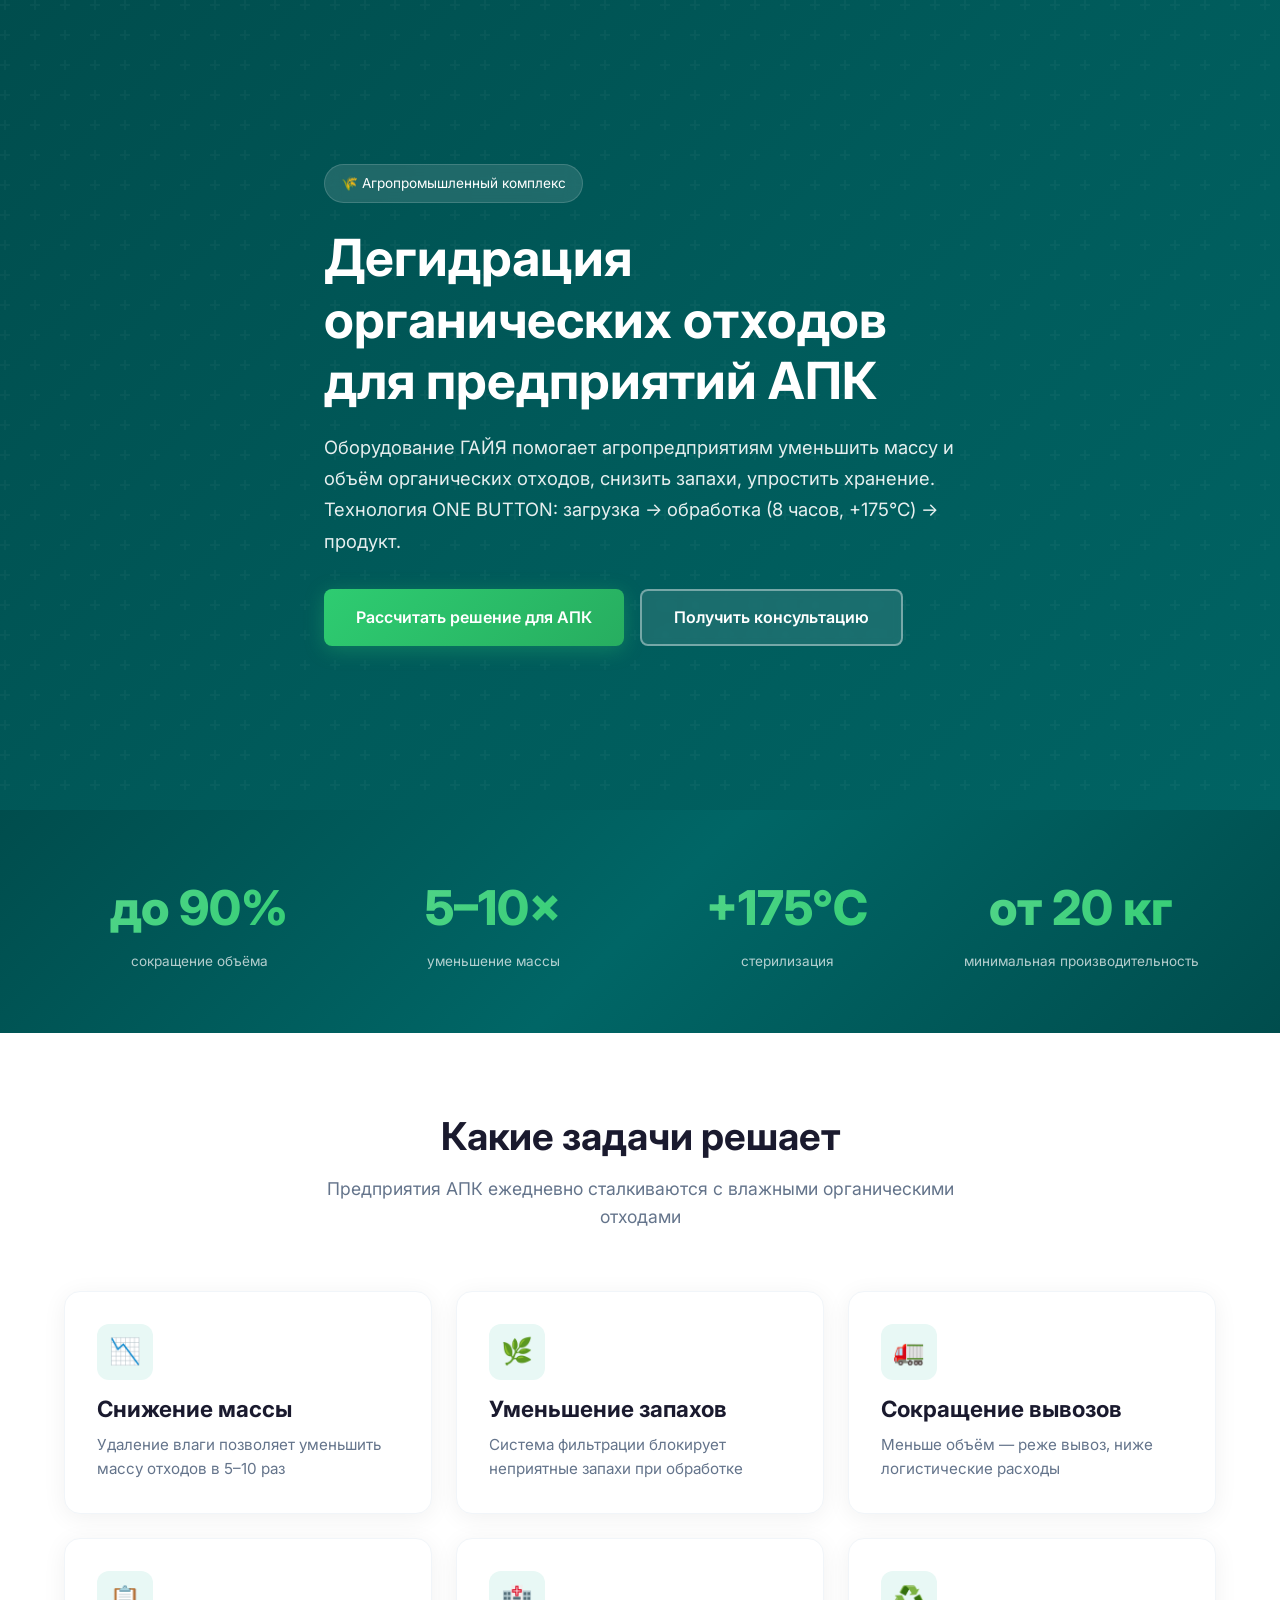
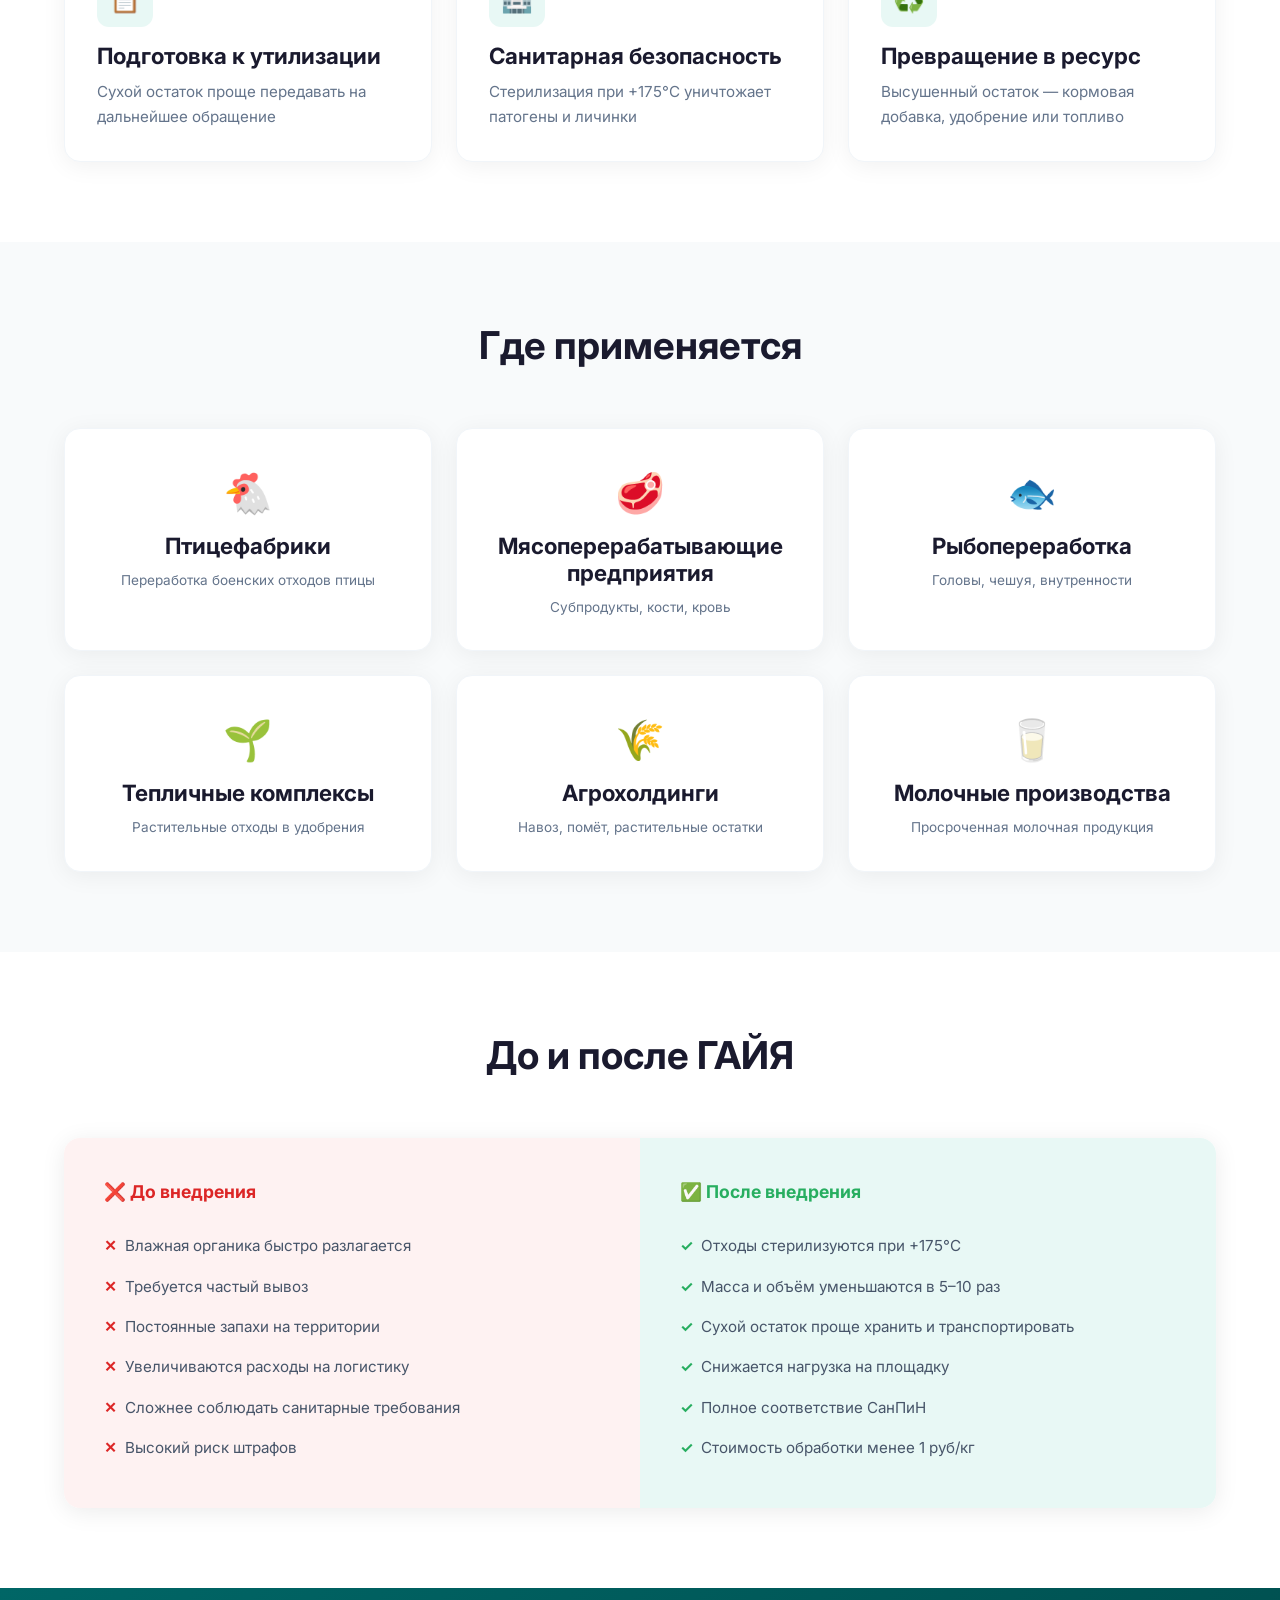
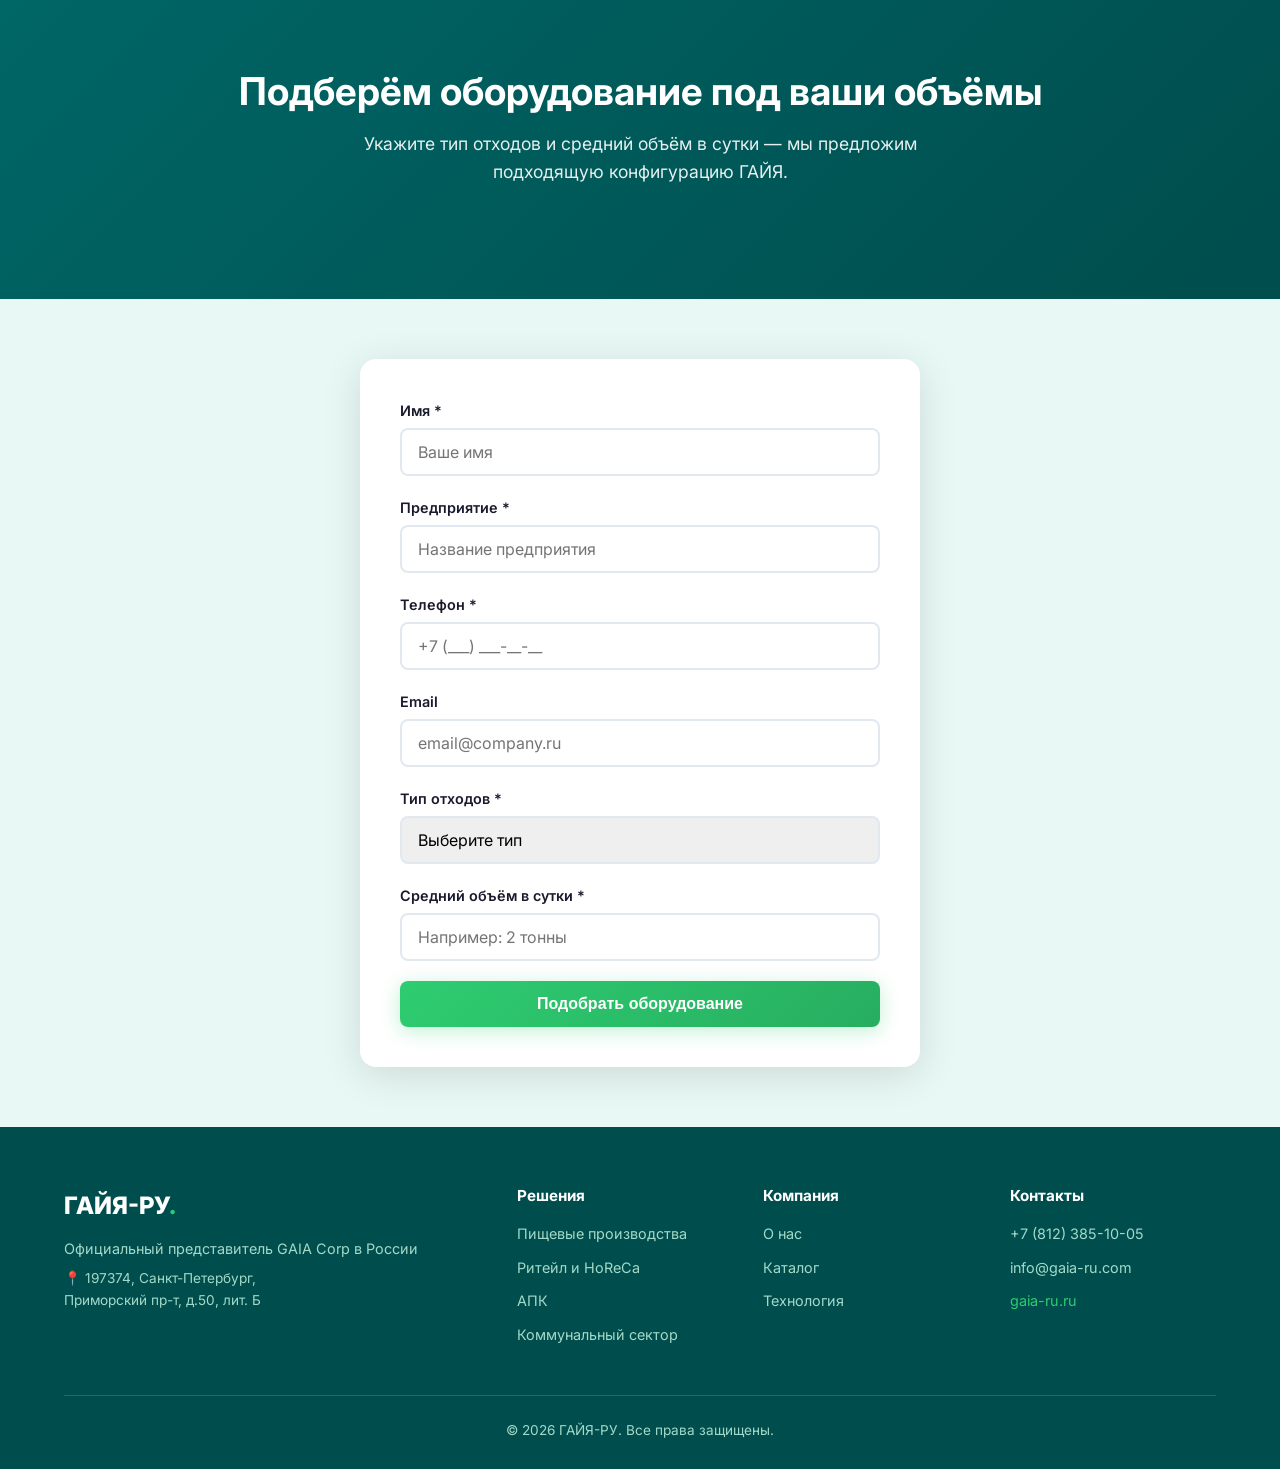
<file: landing-4-agro.html>
<!DOCTYPE html>
<html lang="ru">
<head>
<meta charset="UTF-8">
<meta name="viewport" content="width=device-width,initial-scale=1">
<title>ГАЙЯ-РУ для АПК — Дегидрация органических отходов</title>
<meta name="description" content="Оборудование ГАЙЯ для предприятий АПК: птицефабрик, свинокомплексов, тепличных комплексов. Снижение массы и объёма отходов. Менее 1 руб/кг.">
<link rel="preconnect" href="https://fonts.googleapis.com">
<link href="https://fonts.googleapis.com/css2?family=Inter:wght@400;500;600;700;800&display=swap" rel="stylesheet">
<link rel="stylesheet" href="common.css">
<link rel="canonical" href="https://gaia-group.ru/lend/landing-4-agro.html">
<meta property="og:title" content="ГАЙЯ-РУ для АПК — Дегидрация органических отходов">
<meta property="og:description" content="Оборудование ГАЙЯ для предприятий АПК: птицефабрик, свинокомплексов, тепличных комплексов. Снижение массы и объёма отходов. Менее 1 руб/кг.">
<meta property="og:type" content="website">
<meta property="og:url" content="https://gaia-group.ru/lend/landing-4-agro.html">
<meta property="og:locale" content="ru_RU">
<meta property="og:site_name" content="ГАЙЯ-РУ">
<script type="application/ld+json">
[{"@context":"https://schema.org","@type":"Organization","name":"ГАЙЯ-РУ","url":"https://gaia-group.ru/","email":"info@gaia-ru.com","telephone":"+7 (812) 385 10 05","address":{"@type":"PostalAddress","streetAddress":"Приморский пр-т, д.50, лит. Б","postalCode":"197374","addressLocality":"Санкт-Петербург","addressCountry":"RU"}},{"@context":"https://schema.org","@type":"WebPage","name":"ГАЙЯ-РУ для АПК — Дегидрация органических отходов","description":"Оборудование ГАЙЯ для предприятий АПК: птицефабрик, свинокомплексов, тепличных комплексов. Снижение массы и объёма отходов. Менее 1 руб/кг.","url":"https://gaia-group.ru/lend/landing-4-agro.html","isPartOf":{"@type":"WebSite","name":"ГАЙЯ-РУ","url":"https://gaia-group.ru/"}}]
</script>
<style>
.hero-agro{background:linear-gradient(135deg,#004d4d 0%,#006666 50%,#004d4d 100%)}
.hero-agro::before{background:linear-gradient(135deg,rgba(0,77,77,.95),rgba(0,102,102,.85))}
.compare-grid{display:grid;grid-template-columns:1fr 1fr;gap:0;border-radius:16px;overflow:hidden;box-shadow:0 4px 24px rgba(0,0,0,.08)}
.compare-before{background:#fef2f2;padding:40px}
.compare-after{background:#e8f8f5;padding:40px}
.compare-label{font-weight:700;font-size:1.1rem;margin-bottom:20px;display:flex;align-items:center;gap:8px}
.compare-before .compare-label{color:#dc2626}
.compare-after .compare-label{color:#27ae60}
.compare-list li{padding:8px 0;color:#475569;font-size:.95rem;display:flex;align-items:center;gap:8px}
.compare-before .compare-list li::before{content:'✕';color:#dc2626;font-weight:700}
.compare-after .compare-list li::before{content:'✓';color:#27ae60;font-weight:700}
@media(max-width:768px){.compare-grid{grid-template-columns:1fr}}
</style>
</head>
<body>

<!-- Hero -->
<section class="hero hero-agro">
<div class="hero-bg"></div>
<div class="container hero-content">
<div class="hero-badge">🌾 Агропромышленный комплекс</div>
<h1>Дегидрация органических отходов для предприятий АПК</h1>
<p>Оборудование ГАЙЯ помогает агропредприятиям уменьшить массу и объём органических отходов, снизить запахи, упростить хранение. Технология ONE BUTTON: загрузка → обработка (8 часов, +175°C) → продукт.</p>
<div class="hero-buttons">
<a href="#catalog" class="btn btn-primary">Рассчитать решение для АПК</a>
<a href="#cta" class="btn btn-secondary">Получить консультацию</a>
</div>
</div>
</section>

<!-- Stats -->
<section class="stats">
<div class="container">
<div class="grid-4">
<div class="stat-item"><div class="stat-number">до 90%</div><div class="stat-label">сокращение объёма</div></div>
<div class="stat-item"><div class="stat-number">5–10×</div><div class="stat-label">уменьшение массы</div></div>
<div class="stat-item"><div class="stat-number">+175°C</div><div class="stat-label">стерилизация</div></div>
<div class="stat-item"><div class="stat-number">от 20 кг</div><div class="stat-label">минимальная производительность</div></div>
</div>
</div>
</section>

<!-- Tasks -->
<section>
<div class="container">
<div class="section-header">
<h2>Какие задачи решает</h2>
<p>Предприятия АПК ежедневно сталкиваются с влажными органическими отходами</p>
</div>
<div class="grid-3">
<div class="card"><div class="card-icon" style="background:#e8f8f5;color:#27ae60">📉</div><h3>Снижение массы</h3><p>Удаление влаги позволяет уменьшить массу отходов в 5–10 раз</p></div>
<div class="card"><div class="card-icon" style="background:#e8f8f5;color:#27ae60">🌿</div><h3>Уменьшение запахов</h3><p>Система фильтрации блокирует неприятные запахи при обработке</p></div>
<div class="card"><div class="card-icon" style="background:#e8f8f5;color:#27ae60">🚛</div><h3>Сокращение вывозов</h3><p>Меньше объём — реже вывоз, ниже логистические расходы</p></div>
<div class="card"><div class="card-icon" style="background:#e8f8f5;color:#27ae60">📋</div><h3>Подготовка к утилизации</h3><p>Сухой остаток проще передавать на дальнейшее обращение</p></div>
<div class="card"><div class="card-icon" style="background:#e8f8f5;color:#27ae60">🏥</div><h3>Санитарная безопасность</h3><p>Стерилизация при +175°C уничтожает патогены и личинки</p></div>
<div class="card"><div class="card-icon" style="background:#e8f8f5;color:#27ae60">♻️</div><h3>Превращение в ресурс</h3><p>Высушенный остаток — кормовая добавка, удобрение или топливо</p></div>
</div>
</div>
</section>

<!-- Where used -->
<section style="background:#f8fafb" id="catalog">
<div class="container">
<div class="section-header">
<h2>Где применяется</h2>
</div>
<div class="grid-3">
<div class="card" style="text-align:center"><div style="font-size:2.5rem;margin-bottom:8px">🐔</div><h3>Птицефабрики</h3><p style="font-size:.85rem;color:#64748b;margin-top:4px">Переработка боенских отходов птицы</p></div>
<div class="card" style="text-align:center"><div style="font-size:2.5rem;margin-bottom:8px">🥩</div><h3>Мясоперерабатывающие предприятия</h3><p style="font-size:.85rem;color:#64748b;margin-top:4px">Субпродукты, кости, кровь</p></div>
<div class="card" style="text-align:center"><div style="font-size:2.5rem;margin-bottom:8px">🐟</div><h3>Рыбопереработка</h3><p style="font-size:.85rem;color:#64748b;margin-top:4px">Головы, чешуя, внутренности</p></div>
<div class="card" style="text-align:center"><div style="font-size:2.5rem;margin-bottom:8px">🌱</div><h3>Тепличные комплексы</h3><p style="font-size:.85rem;color:#64748b;margin-top:4px">Растительные отходы в удобрения</p></div>
<div class="card" style="text-align:center"><div style="font-size:2.5rem;margin-bottom:8px">🌾</div><h3>Агрохолдинги</h3><p style="font-size:.85rem;color:#64748b;margin-top:4px">Навоз, помёт, растительные остатки</p></div>
<div class="card" style="text-align:center"><div style="font-size:2.5rem;margin-bottom:8px">🥛</div><h3>Молочные производства</h3><p style="font-size:.85rem;color:#64748b;margin-top:4px">Просроченная молочная продукция</p></div>
</div>
</div>
</section>

<!-- Before/After -->
<section>
<div class="container">
<div class="section-header">
<h2>До и после ГАЙЯ</h2>
</div>
<div class="compare-grid">
<div class="compare-before">
<div class="compare-label">❌ До внедрения</div>
<ul class="compare-list">
<li>Влажная органика быстро разлагается</li>
<li>Требуется частый вывоз</li>
<li>Постоянные запахи на территории</li>
<li>Увеличиваются расходы на логистику</li>
<li>Сложнее соблюдать санитарные требования</li>
<li>Высокий риск штрафов</li>
</ul>
</div>
<div class="compare-after">
<div class="compare-label">✅ После внедрения</div>
<ul class="compare-list">
<li>Отходы стерилизуются при +175°C</li>
<li>Масса и объём уменьшаются в 5–10 раз</li>
<li>Сухой остаток проще хранить и транспортировать</li>
<li>Снижается нагрузка на площадку</li>
<li>Полное соответствие СанПиН</li>
<li>Стоимость обработки менее 1 руб/кг</li>
</ul>
</div>
</div>
</div>
</section>

<!-- CTA -->
<section class="cta-section" id="cta">
<div class="container">
<h2>Подберём оборудование под ваши объёмы</h2>
<p>Укажите тип отходов и средний объём в сутки — мы предложим подходящую конфигурацию ГАЙЯ.</p>
</div>
</section>
<section style="padding:60px 0;background:#e8f8f5">
<div class="container">
<div class="form-card">
<div class="form-group"><label>Имя *</label><input type="text" placeholder="Ваше имя"></div>
<div class="form-group"><label>Предприятие *</label><input type="text" placeholder="Название предприятия"></div>
<div class="form-group"><label>Телефон *</label><input type="tel" placeholder="+7 (___) ___-__-__"></div>
<div class="form-group"><label>Email</label><input type="email" placeholder="email@company.ru"></div>
<div class="form-group"><label>Тип отходов *</label>
<select><option value="">Выберите тип</option><option>Птицеводческие отходы</option><option>Свинофермы</option><option>КРС</option><option>Рыбопереработка</option><option>Тепличные отходы</option><option>Молочная продукция</option><option>Другое</option></select></div>
<div class="form-group"><label>Средний объём в сутки *</label><input type="text" placeholder="Например: 2 тонны"></div>
<div style="text-align:center"><button class="btn btn-primary" style="width:100%">Подобрать оборудование</button></div>
</div>
</div>
</section>

<!-- Footer -->
<footer class="footer">
<div class="container">
<div class="footer-grid">
<div>
<div class="footer-brand">ГАЙЯ-РУ<span>.</span></div>
<p style="font-size:.9rem;margin-top:8px">Официальный представитель GAIA Corp в России</p>
<p style="font-size:.85rem;margin-top:8px">📍 197374, Санкт-Петербург,<br>Приморский пр-т, д.50, лит. Б</p>
</div>
<div><h4>Решения</h4><ul><li><a href="landing-1-food.html">Пищевые производства</a></li><li><a href="landing-2-retail.html">Ритейл и HoReCa</a></li><li><a href="landing-4-agro.html">АПК</a></li><li><a href="landing-3-gov.html">Коммунальный сектор</a></li></ul></div>
<div><h4>Компания</h4><ul><li><a href="https://gaia-ru.ru/about.html" target="_blank">О нас</a></li><li><a href="https://gaia-ru.ru/catalog.html" target="_blank">Каталог</a></li><li><a href="https://gaia-ru.ru/technology.html" target="_blank">Технология</a></li></ul></div>
<div><h4>Контакты</h4><ul><li><a href="tel:+78123851005">+7 (812) 385-10-05</a></li><li><a href="mailto:info@gaia-ru.com">info@gaia-ru.com</a></li><li><a href="https://gaia-ru.ru" target="_blank" style="color:#2ecc71">gaia-ru.ru</a></li></ul></div>
</div>
<div class="footer-bottom">© 2026 ГАЙЯ-РУ. Все права защищены.</div>
</div>
</footer>

</body>
</html>
</file>
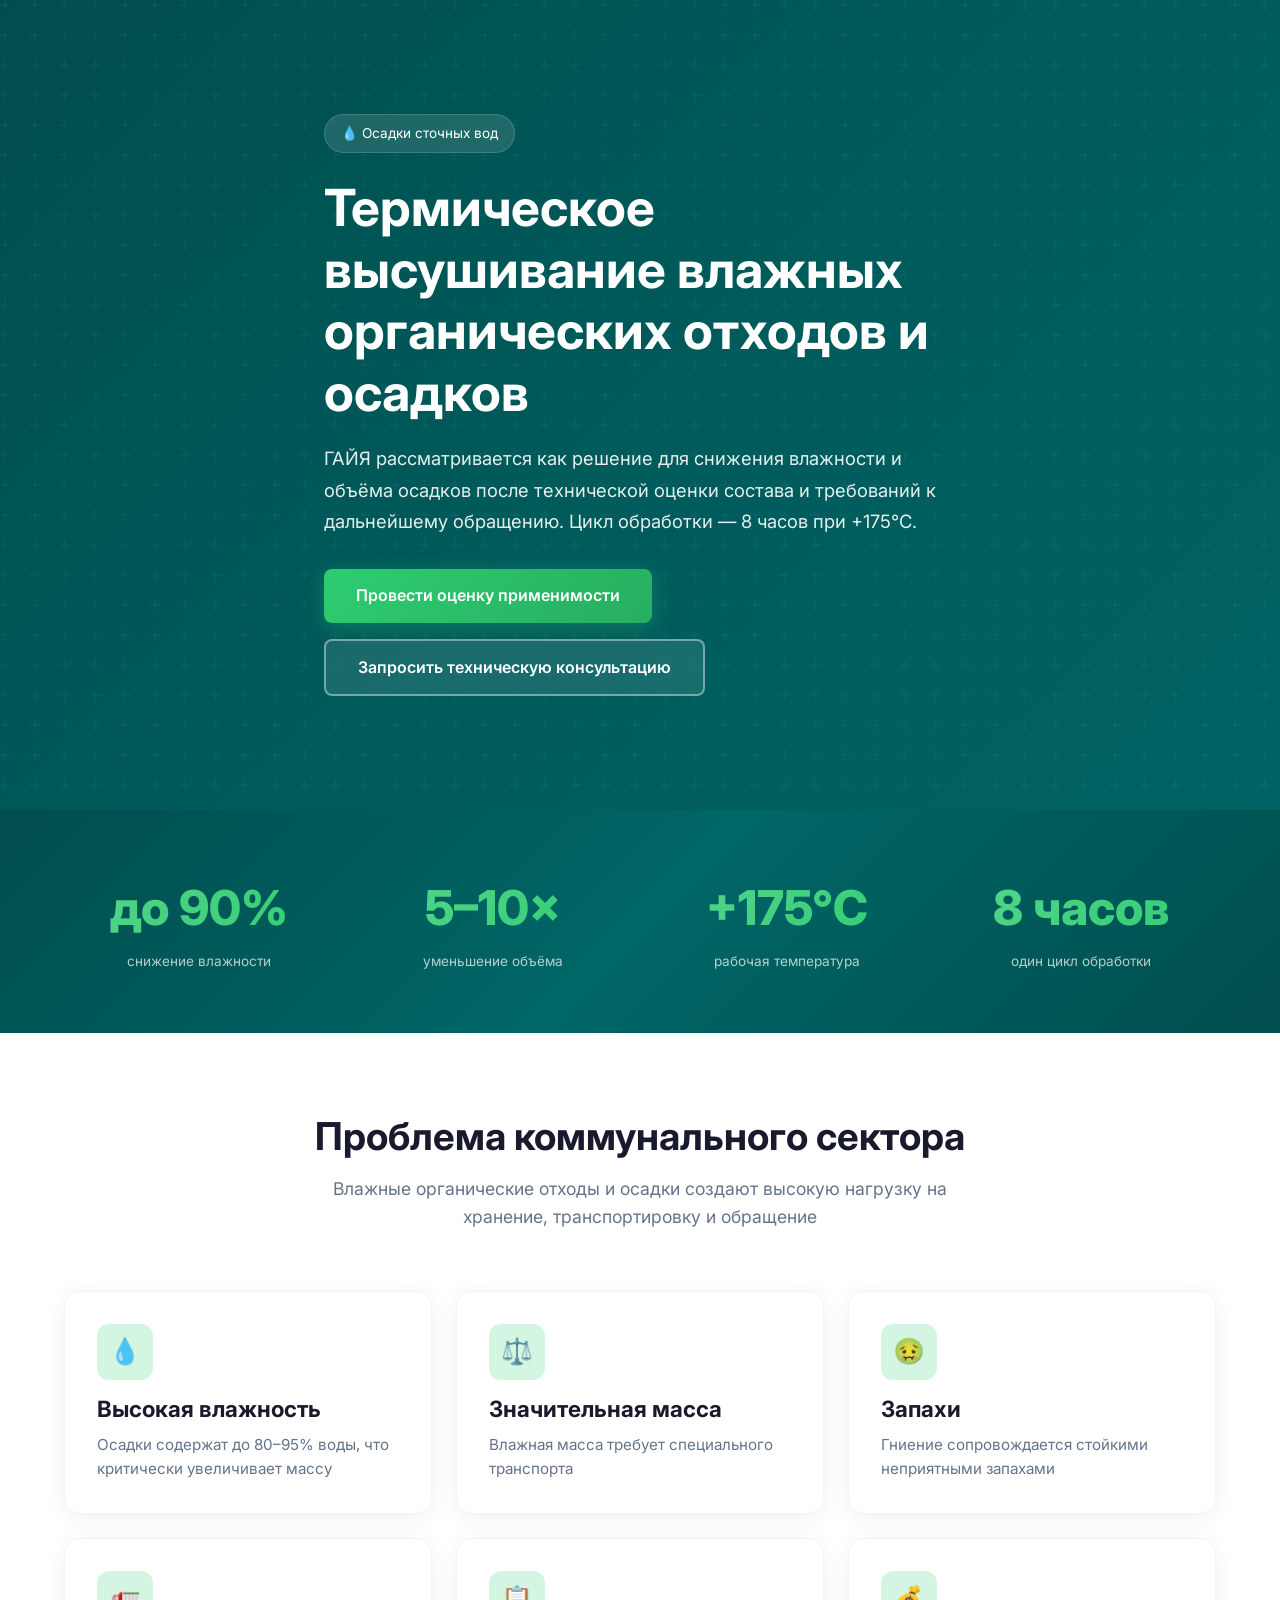
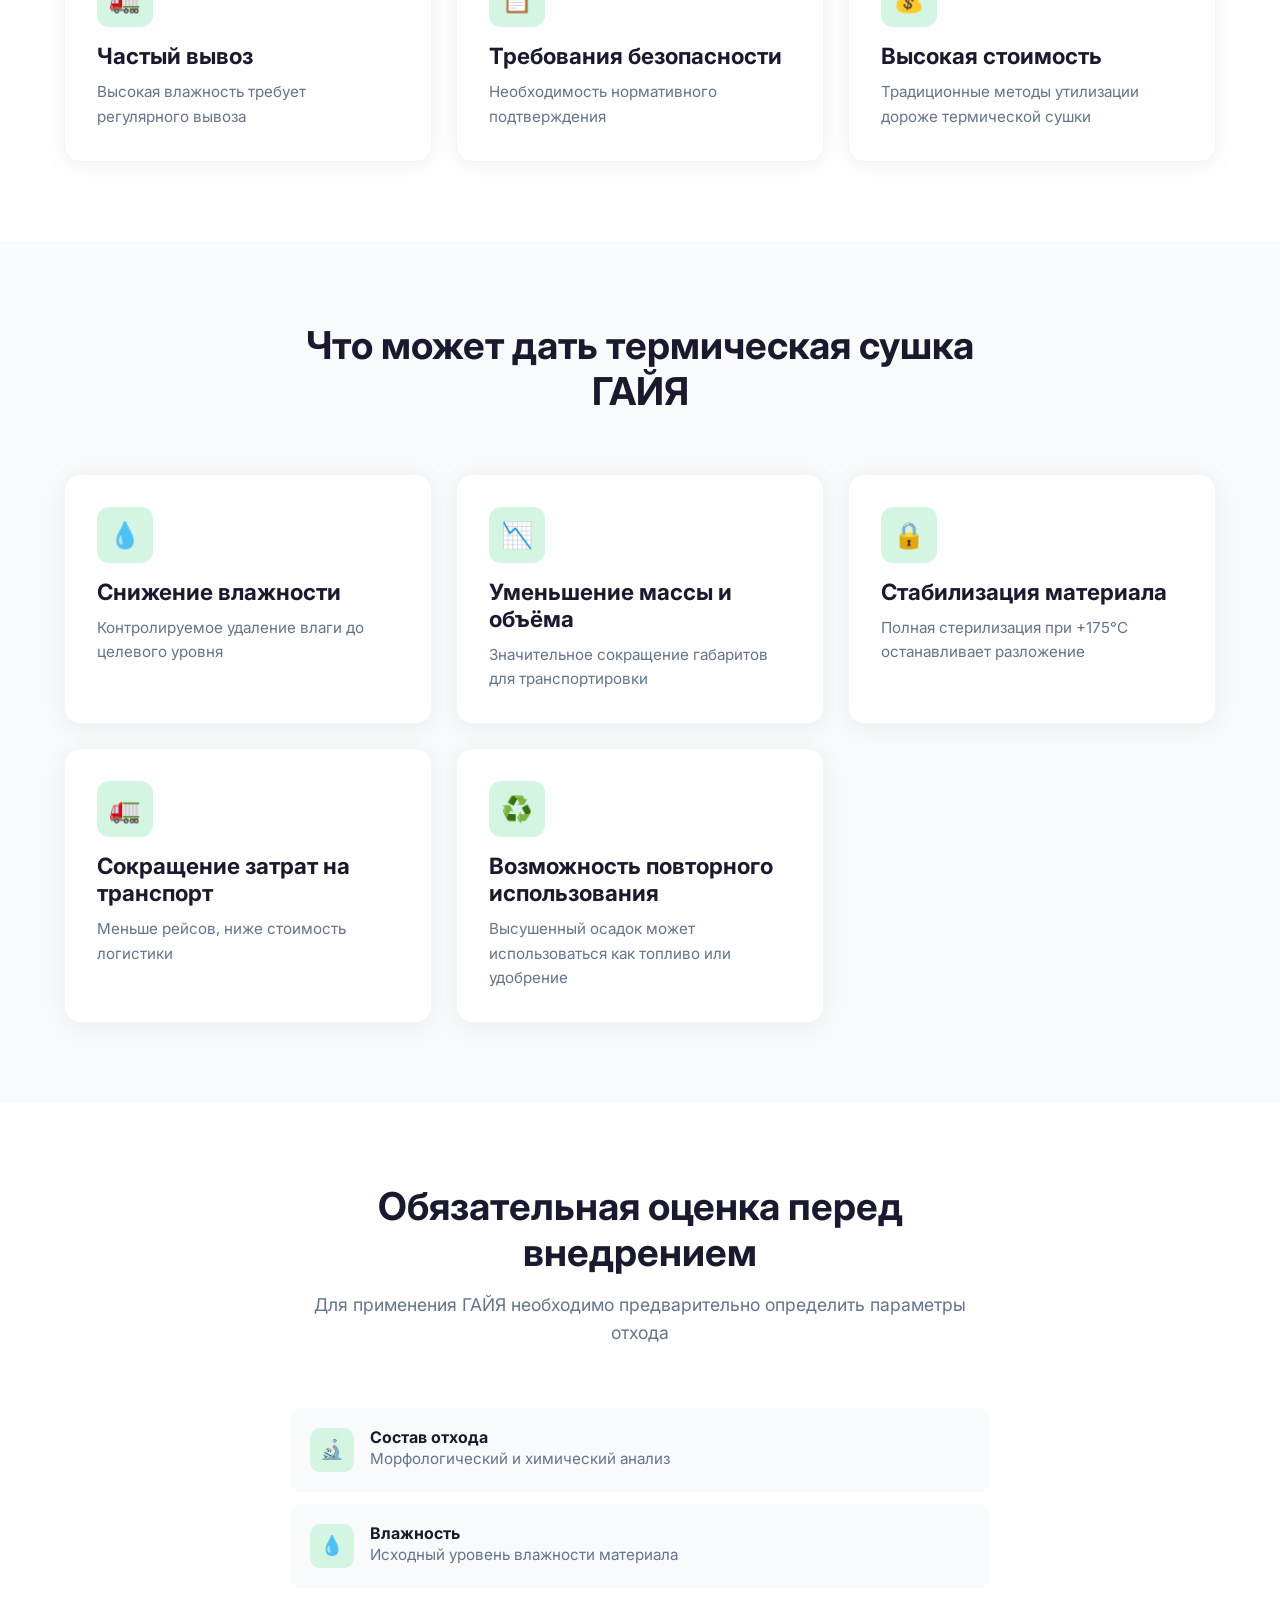
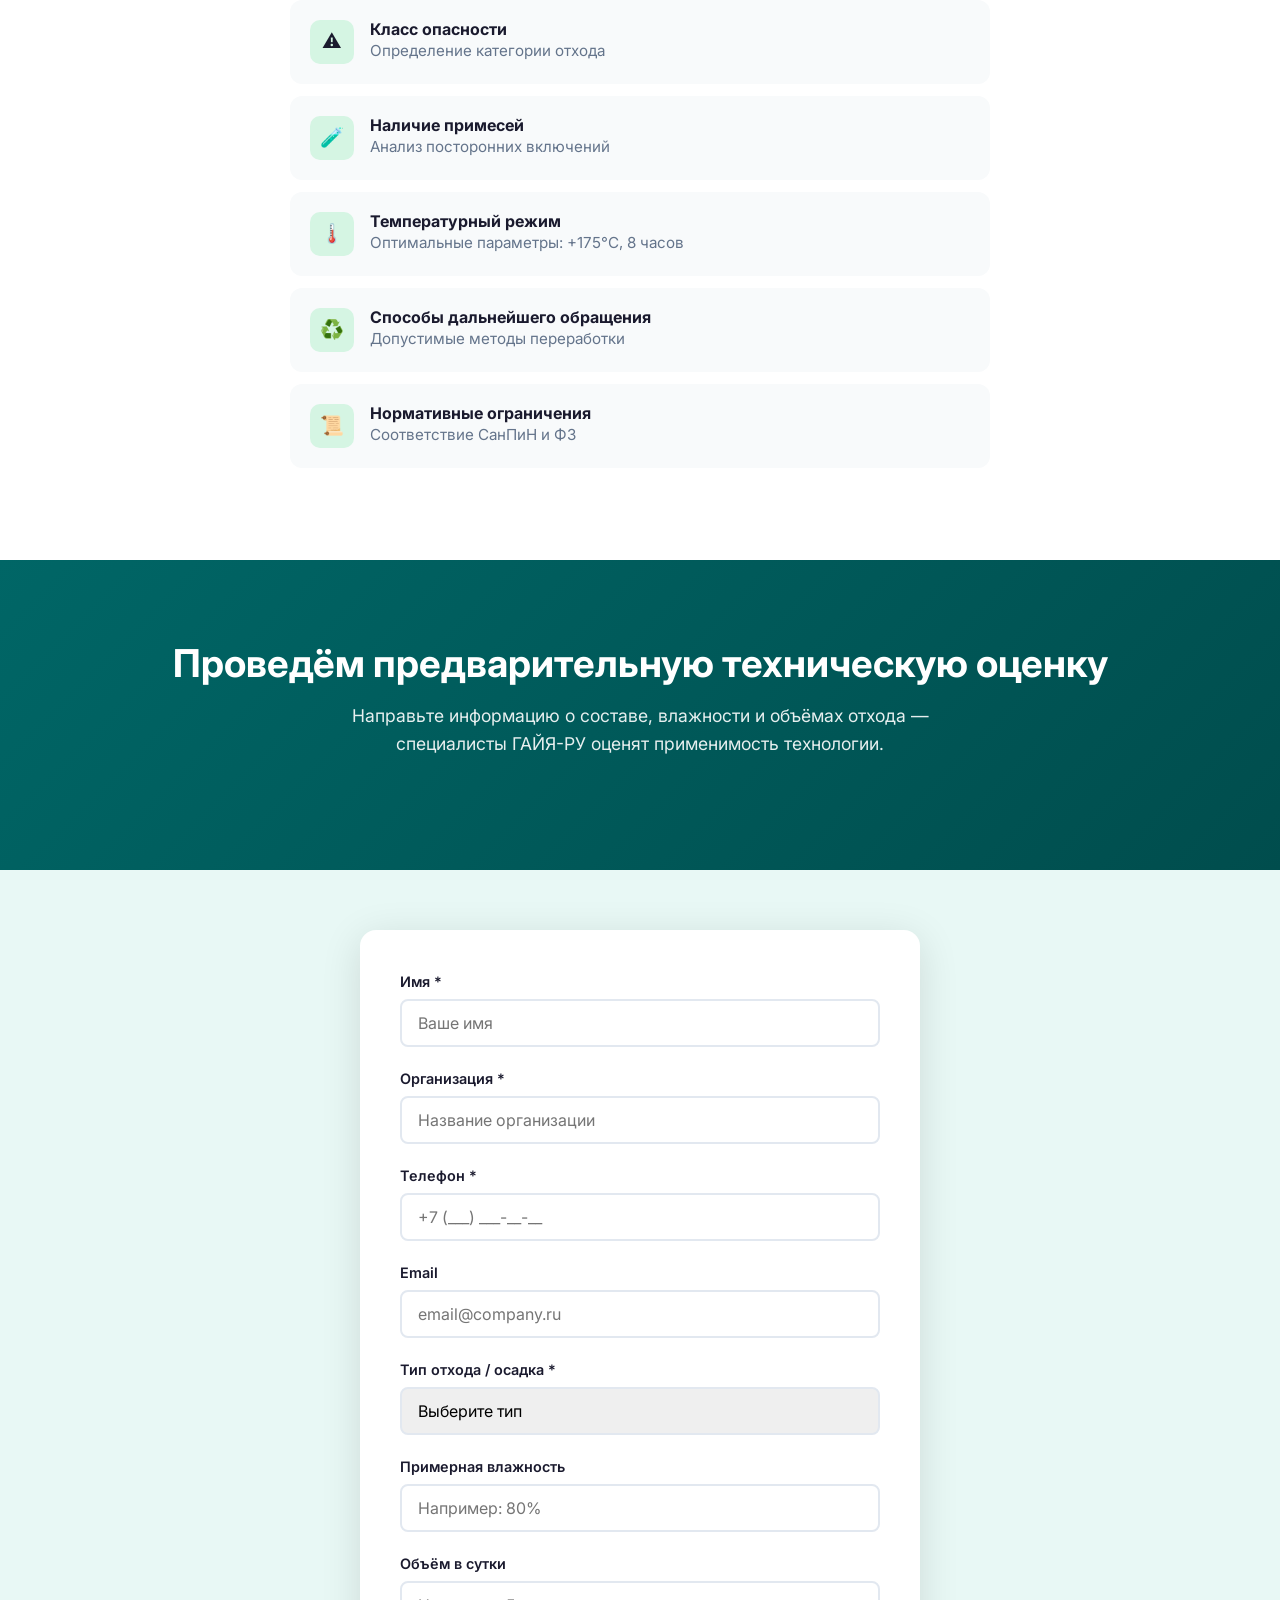
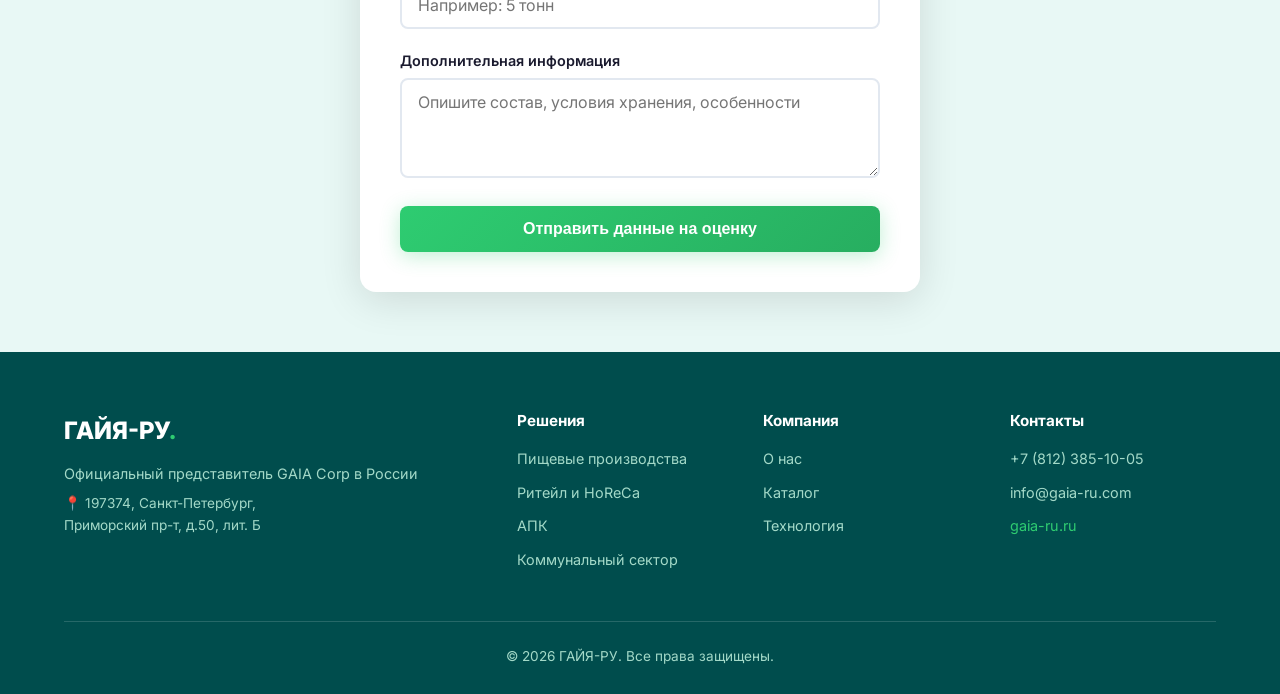
<file: landing-5-water.html>
<!DOCTYPE html>
<html lang="ru">
<head>
<meta charset="UTF-8">
<meta name="viewport" content="width=device-width,initial-scale=1">
<title>ГАЙЯ-РУ для осадков сточных вод — Термическое высушивание</title>
<meta name="description" content="Термическое высушивание осадков сточных вод оборудованием ГАЙЯ. Технология дегидрации и стерилизации. 25+ лет на рынке, 22+ объектов.">
<link rel="preconnect" href="https://fonts.googleapis.com">
<link href="https://fonts.googleapis.com/css2?family=Inter:wght@400;500;600;700;800&display=swap" rel="stylesheet">
<link rel="stylesheet" href="common.css">
<link rel="canonical" href="https://gaia-group.ru/lend/landing-5-water.html">
<meta property="og:title" content="ГАЙЯ-РУ для осадков сточных вод — Термическое высушивание">
<meta property="og:description" content="Термическое высушивание осадков сточных вод оборудованием ГАЙЯ. Технология дегидрации и стерилизации. 25+ лет на рынке, 22+ объектов.">
<meta property="og:type" content="website">
<meta property="og:url" content="https://gaia-group.ru/lend/landing-5-water.html">
<meta property="og:locale" content="ru_RU">
<meta property="og:site_name" content="ГАЙЯ-РУ">
<script type="application/ld+json">
[{"@context":"https://schema.org","@type":"Organization","name":"ГАЙЯ-РУ","url":"https://gaia-group.ru/","email":"info@gaia-ru.com","telephone":"+7 (812) 385 10 05","address":{"@type":"PostalAddress","streetAddress":"Приморский пр-т, д.50, лит. Б","postalCode":"197374","addressLocality":"Санкт-Петербург","addressCountry":"RU"}},{"@context":"https://schema.org","@type":"WebPage","name":"ГАЙЯ-РУ для осадков сточных вод — Термическое высушивание","description":"Термическое высушивание осадков сточных вод оборудованием ГАЙЯ. Технология дегидрации и стерилизации. 25+ лет на рынке, 22+ объектов.","url":"https://gaia-group.ru/lend/landing-5-water.html","isPartOf":{"@type":"WebSite","name":"ГАЙЯ-РУ","url":"https://gaia-group.ru/"}}]
</script>
<style>
.hero-water{background:linear-gradient(135deg,#004d4d 0%,#006666 50%,#004d4d 100%)}
.hero-water::before{background:linear-gradient(135deg,rgba(0,77,77,.95),rgba(0,102,102,.85))}
.assess-item{display:flex;gap:16px;align-items:flex-start;padding:20px;background:#f8fafb;border-radius:12px;margin-bottom:12px}
.assess-icon{width:44px;height:44px;background:#d5f5e3;border-radius:10px;display:flex;align-items:center;justify-content:center;font-size:1.2rem;flex-shrink:0}
</style>
</head>
<body>

<!-- Hero -->
<section class="hero hero-water">
<div class="hero-bg"></div>
<div class="container hero-content">
<div class="hero-badge">💧 Осадки сточных вод</div>
<h1>Термическое высушивание влажных органических отходов и осадков</h1>
<p>ГАЙЯ рассматривается как решение для снижения влажности и объёма осадков после технической оценки состава и требований к дальнейшему обращению. Цикл обработки — 8 часов при +175°C.</p>
<div class="hero-buttons">
<a href="#form" class="btn btn-primary">Провести оценку применимости</a>
<a href="#form" class="btn btn-secondary">Запросить техническую консультацию</a>
</div>
</div>
</section>

<!-- Stats -->
<section class="stats">
<div class="container">
<div class="grid-4">
<div class="stat-item"><div class="stat-number">до 90%</div><div class="stat-label">снижение влажности</div></div>
<div class="stat-item"><div class="stat-number">5–10×</div><div class="stat-label">уменьшение объёма</div></div>
<div class="stat-item"><div class="stat-number">+175°C</div><div class="stat-label">рабочая температура</div></div>
<div class="stat-item"><div class="stat-number">8 часов</div><div class="stat-label">один цикл обработки</div></div>
</div>
</div>
</section>

<!-- Problem -->
<section>
<div class="container">
<div class="section-header">
<h2>Проблема коммунального сектора</h2>
<p>Влажные органические отходы и осадки создают высокую нагрузку на хранение, транспортировку и обращение</p>
</div>
<div class="grid-3">
<div class="card"><div class="card-icon" style="background:#d5f5e3;color:#27ae60">💧</div><h3>Высокая влажность</h3><p>Осадки содержат до 80–95% воды, что критически увеличивает массу</p></div>
<div class="card"><div class="card-icon" style="background:#d5f5e3;color:#27ae60">⚖️</div><h3>Значительная масса</h3><p>Влажная масса требует специального транспорта</p></div>
<div class="card"><div class="card-icon" style="background:#d5f5e3;color:#27ae60">🤢</div><h3>Запахи</h3><p>Гниение сопровождается стойкими неприятными запахами</p></div>
<div class="card"><div class="card-icon" style="background:#d5f5e3;color:#27ae60">🚛</div><h3>Частый вывоз</h3><p>Высокая влажность требует регулярного вывоза</p></div>
<div class="card"><div class="card-icon" style="background:#d5f5e3;color:#27ae60">📋</div><h3>Требования безопасности</h3><p>Необходимость нормативного подтверждения</p></div>
<div class="card"><div class="card-icon" style="background:#d5f5e3;color:#27ae60">💰</div><h3>Высокая стоимость</h3><p>Традиционные методы утилизации дороже термической сушки</p></div>
</div>
</div>
</section>

<!-- Benefits -->
<section style="background:#f8fafb">
<div class="container">
<div class="section-header">
<h2>Что может дать термическая сушка ГАЙЯ</h2>
</div>
<div class="grid-3">
<div class="card"><div class="card-icon" style="background:#d5f5e3;color:#27ae60">💧</div><h3>Снижение влажности</h3><p>Контролируемое удаление влаги до целевого уровня</p></div>
<div class="card"><div class="card-icon" style="background:#d5f5e3;color:#27ae60">📉</div><h3>Уменьшение массы и объёма</h3><p>Значительное сокращение габаритов для транспортировки</p></div>
<div class="card"><div class="card-icon" style="background:#d5f5e3;color:#27ae60">🔒</div><h3>Стабилизация материала</h3><p>Полная стерилизация при +175°C останавливает разложение</p></div>
<div class="card"><div class="card-icon" style="background:#d5f5e3;color:#27ae60">🚛</div><h3>Сокращение затрат на транспорт</h3><p>Меньше рейсов, ниже стоимость логистики</p></div>
<div class="card"><div class="card-icon" style="background:#d5f5e3;color:#27ae60">♻️</div><h3>Возможность повторного использования</h3><p>Высушенный осадок может использоваться как топливо или удобрение</p></div>
</div>
</div>
</section>

<!-- Assessment -->
<section>
<div class="container">
<div class="section-header">
<h2>Обязательная оценка перед внедрением</h2>
<p>Для применения ГАЙЯ необходимо предварительно определить параметры отхода</p>
</div>
<div style="max-width:700px;margin:0 auto">
<div class="assess-item"><div class="assess-icon">🔬</div><div><h4>Состав отхода</h4><p style="color:#64748b;font-size:.95rem">Морфологический и химический анализ</p></div></div>
<div class="assess-item"><div class="assess-icon">💧</div><div><h4>Влажность</h4><p style="color:#64748b;font-size:.95rem">Исходный уровень влажности материала</p></div></div>
<div class="assess-item"><div class="assess-icon">⚠️</div><div><h4>Класс опасности</h4><p style="color:#64748b;font-size:.95rem">Определение категории отхода</p></div></div>
<div class="assess-item"><div class="assess-icon">🧪</div><div><h4>Наличие примесей</h4><p style="color:#64748b;font-size:.95rem">Анализ посторонних включений</p></div></div>
<div class="assess-item"><div class="assess-icon">🌡️</div><div><h4>Температурный режим</h4><p style="color:#64748b;font-size:.95rem">Оптимальные параметры: +175°C, 8 часов</p></div></div>
<div class="assess-item"><div class="assess-icon">♻️</div><div><h4>Способы дальнейшего обращения</h4><p style="color:#64748b;font-size:.95rem">Допустимые методы переработки</p></div></div>
<div class="assess-item"><div class="assess-icon">📜</div><div><h4>Нормативные ограничения</h4><p style="color:#64748b;font-size:.95rem">Соответствие СанПиН и ФЗ</p></div></div>
</div>
</div>
</section>

<!-- CTA -->
<section class="cta-section" id="cta">
<div class="container">
<h2>Проведём предварительную техническую оценку</h2>
<p>Направьте информацию о составе, влажности и объёмах отхода — специалисты ГАЙЯ-РУ оценят применимость технологии.</p>
</div>
</section>
<section id="form" style="padding:60px 0;background:#e8f8f5">
<div class="container">
<div class="form-card">
<div class="form-group"><label>Имя *</label><input type="text" placeholder="Ваше имя"></div>
<div class="form-group"><label>Организация *</label><input type="text" placeholder="Название организации"></div>
<div class="form-group"><label>Телефон *</label><input type="tel" placeholder="+7 (___) ___-__-__"></div>
<div class="form-group"><label>Email</label><input type="email" placeholder="email@company.ru"></div>
<div class="form-group"><label>Тип отхода / осадка *</label>
<select><option value="">Выберите тип</option><option>Иловый осадок</option><option>Пищевые отходы</option><option>Навоз / помёт</option><option>Другое</option></select></div>
<div class="form-group"><label>Примерная влажность</label><input type="text" placeholder="Например: 80%"></div>
<div class="form-group"><label>Объём в сутки</label><input type="text" placeholder="Например: 5 тонн"></div>
<div class="form-group"><label>Дополнительная информация</label><textarea placeholder="Опишите состав, условия хранения, особенности"></textarea></div>
<div style="text-align:center"><button class="btn btn-primary" style="width:100%">Отправить данные на оценку</button></div>
</div>
</div>
</section>

<!-- Footer -->
<footer class="footer">
<div class="container">
<div class="footer-grid">
<div>
<div class="footer-brand">ГАЙЯ-РУ<span>.</span></div>
<p style="font-size:.9rem;margin-top:8px">Официальный представитель GAIA Corp в России</p>
<p style="font-size:.85rem;margin-top:8px">📍 197374, Санкт-Петербург,<br>Приморский пр-т, д.50, лит. Б</p>
</div>
<div><h4>Решения</h4><ul><li><a href="landing-1-food.html">Пищевые производства</a></li><li><a href="landing-2-retail.html">Ритейл и HoReCa</a></li><li><a href="landing-4-agro.html">АПК</a></li><li><a href="landing-3-gov.html">Коммунальный сектор</a></li></ul></div>
<div><h4>Компания</h4><ul><li><a href="https://gaia-ru.ru/about.html" target="_blank">О нас</a></li><li><a href="https://gaia-ru.ru/catalog.html" target="_blank">Каталог</a></li><li><a href="https://gaia-ru.ru/technology.html" target="_blank">Технология</a></li></ul></div>
<div><h4>Контакты</h4><ul><li><a href="tel:+78123851005">+7 (812) 385-10-05</a></li><li><a href="mailto:info@gaia-ru.com">info@gaia-ru.com</a></li><li><a href="https://gaia-ru.ru" target="_blank" style="color:#2ecc71">gaia-ru.ru</a></li></ul></div>
</div>
<div class="footer-bottom">© 2026 ГАЙЯ-РУ. Все права защищены.</div>
</div>
</footer>

</body>
</html>
</file>
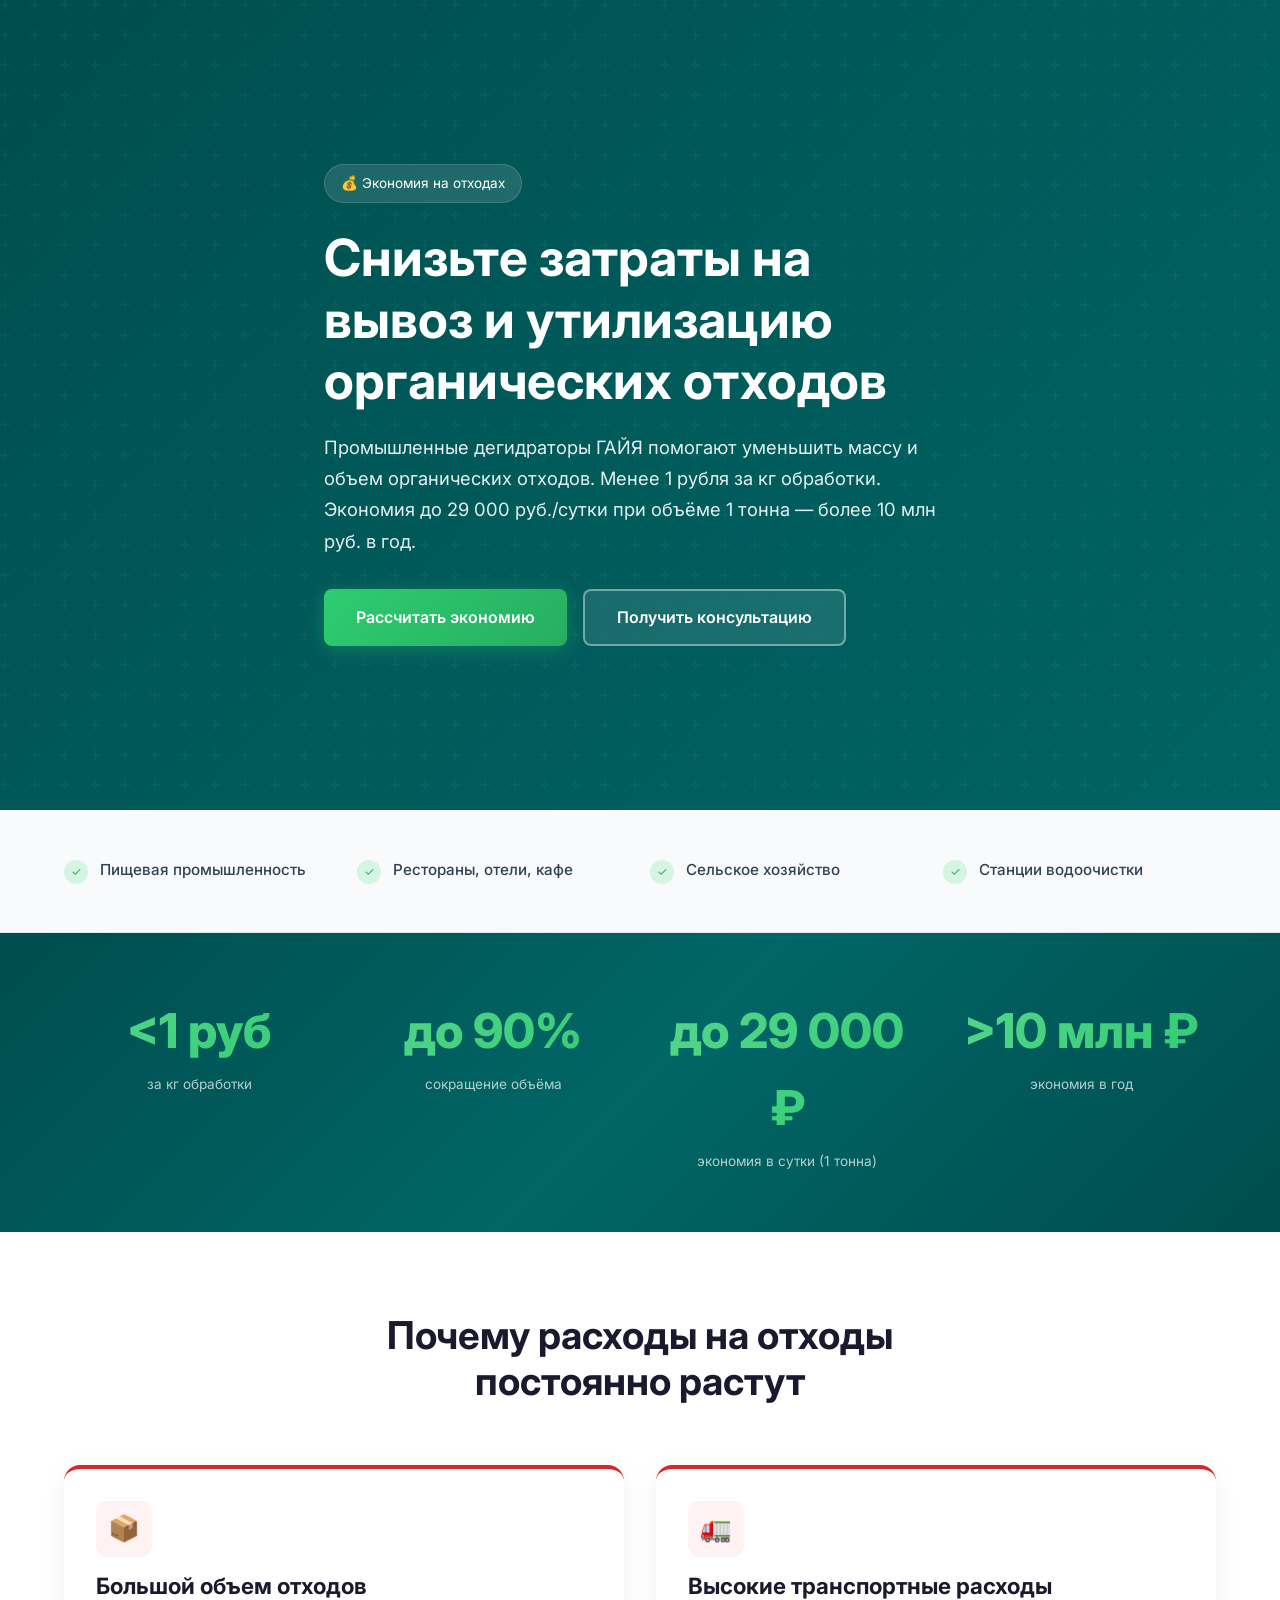
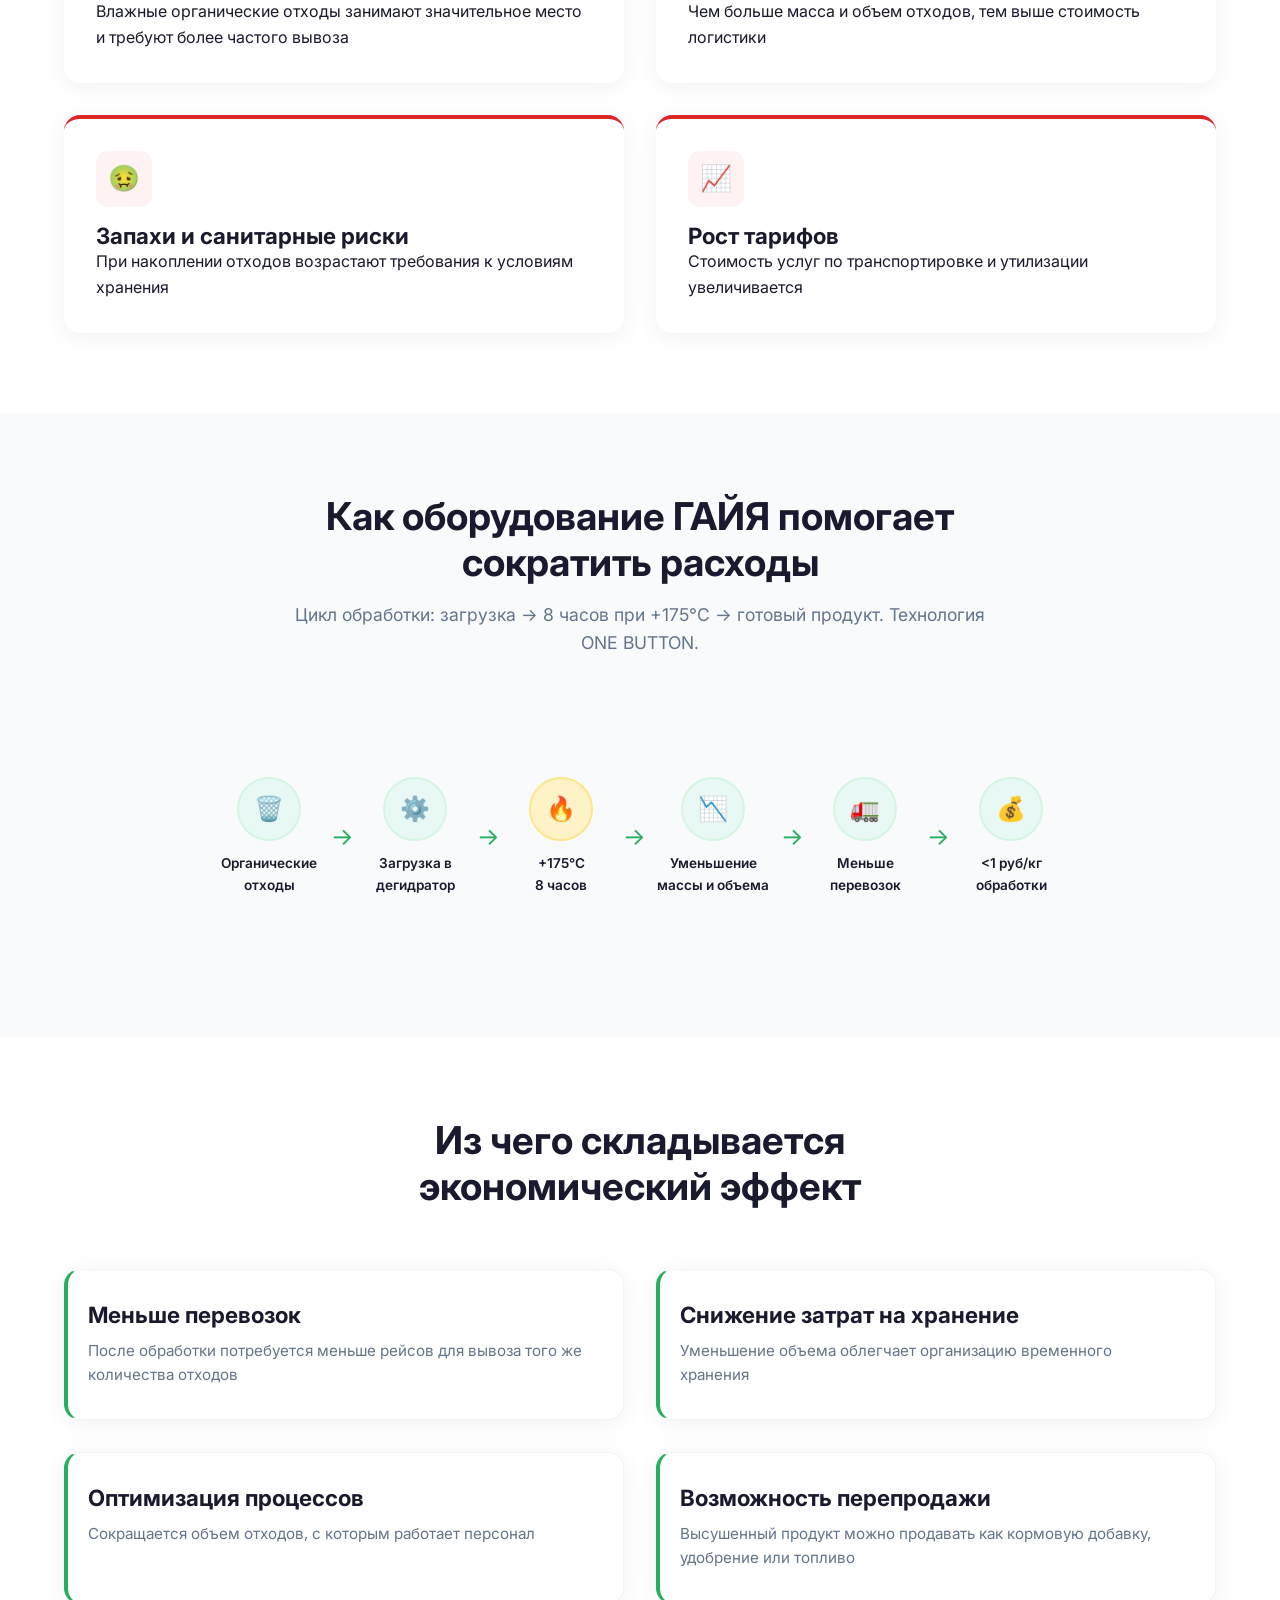
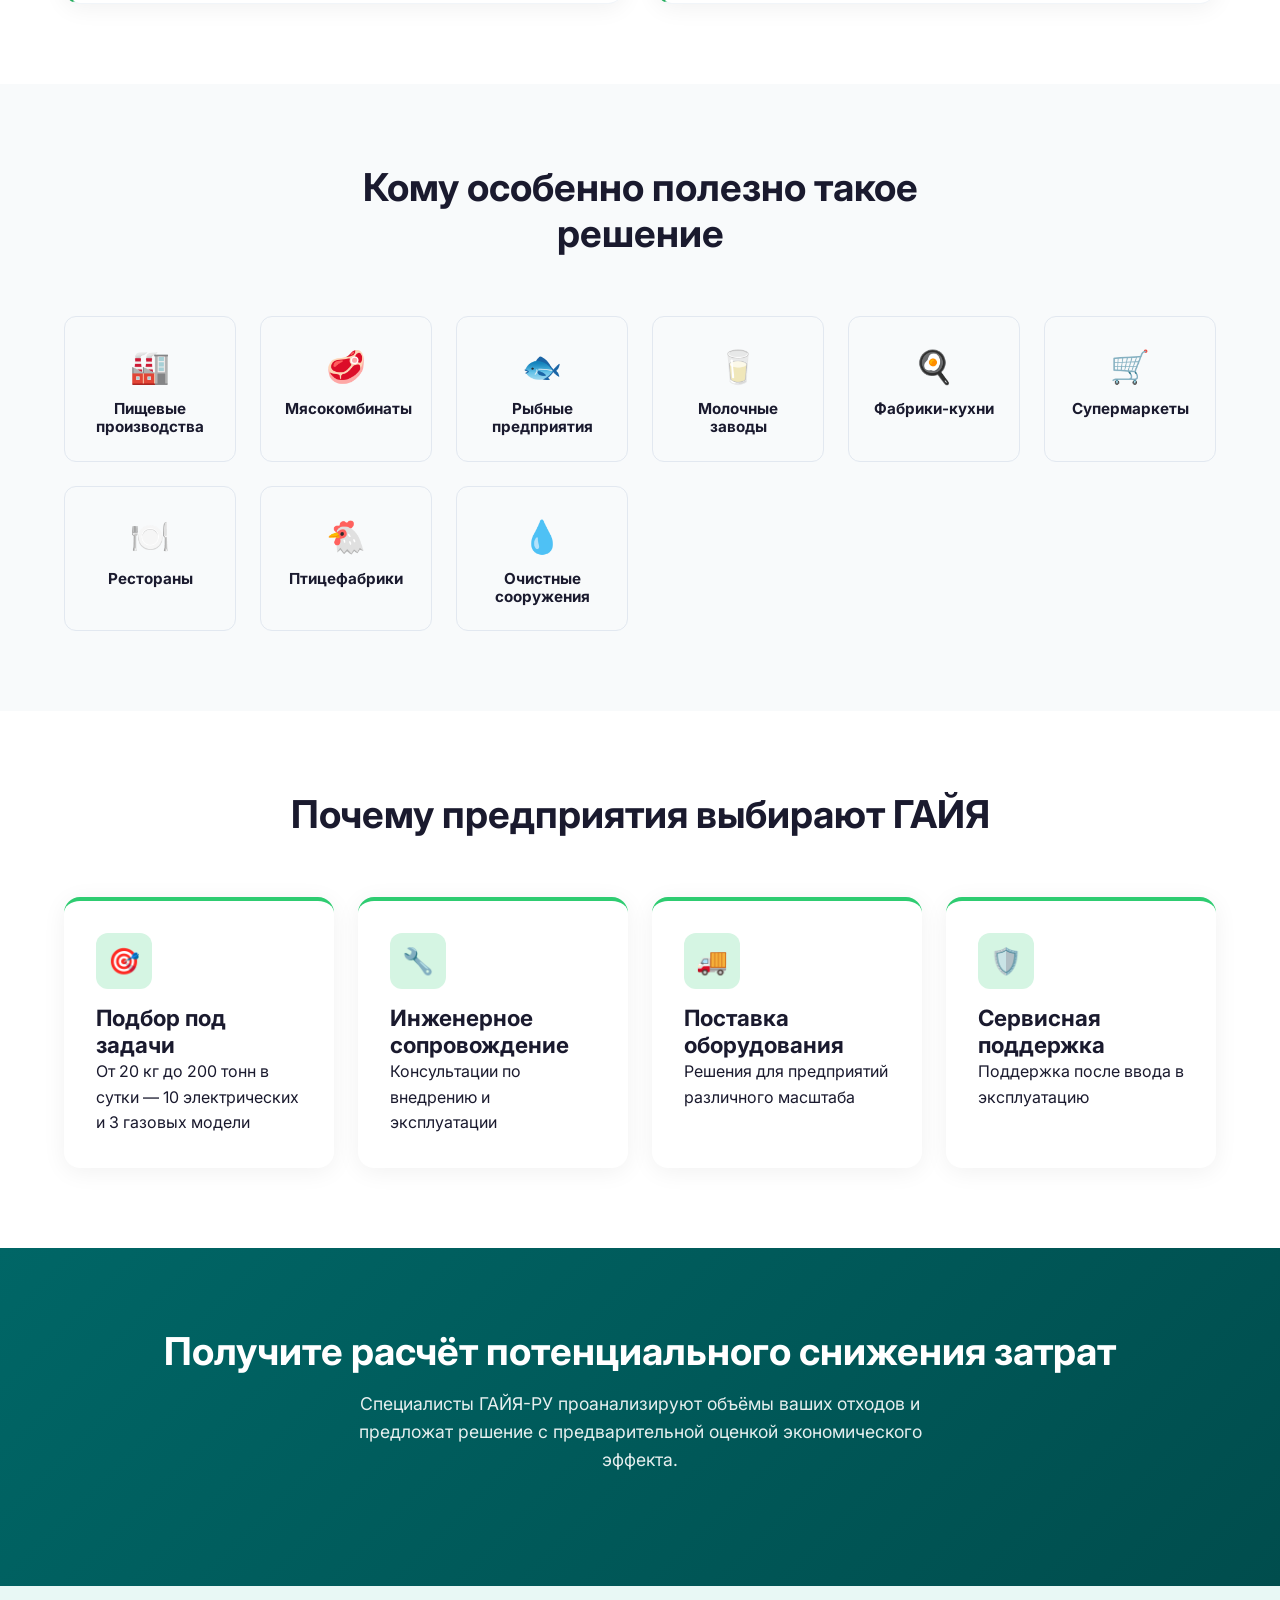
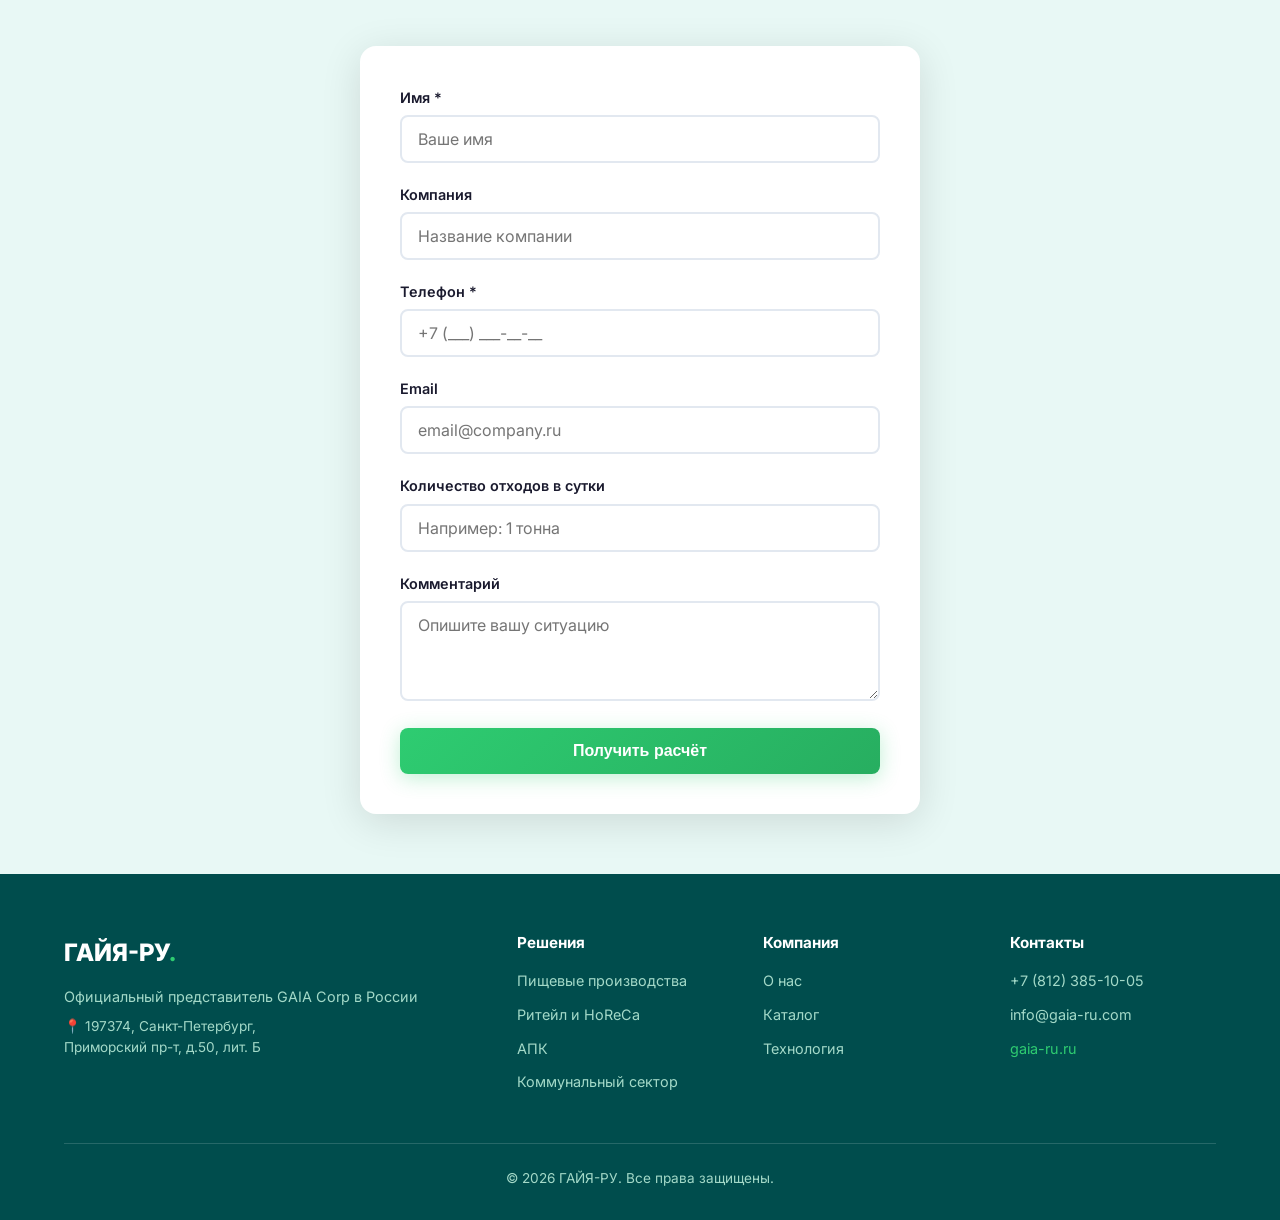
<file: landing-6-cost.html>
<!DOCTYPE html>
<html lang="ru">
<head>
<meta charset="UTF-8">
<meta name="viewport" content="width=device-width,initial-scale=1">
<title>Снижение затрат на вывоз отходов — Оборудование ГАЙЯ-РУ</title>
<meta name="description" content="Промышленные дегидраторы ГАЙЯ помогают уменьшить массу и объем органических отходов, сократить расходы на транспортировку. Менее 1 руб/кг. Экономия до 29 000 руб/сутки.">
<link rel="preconnect" href="https://fonts.googleapis.com">
<link href="https://fonts.googleapis.com/css2?family=Inter:wght@400;500;600;700;800&display=swap" rel="stylesheet">
<link rel="stylesheet" href="common.css">
<link rel="canonical" href="https://gaia-group.ru/lend/landing-6-cost.html">
<meta property="og:title" content="Снижение затрат на вывоз отходов — Оборудование ГАЙЯ-РУ">
<meta property="og:description" content="Промышленные дегидраторы ГАЙЯ помогают уменьшить массу и объем органических отходов, сократить расходы на транспортировку. Менее 1 руб/кг. Экономия до 29 000 руб/сутки.">
<meta property="og:type" content="website">
<meta property="og:url" content="https://gaia-group.ru/lend/landing-6-cost.html">
<meta property="og:locale" content="ru_RU">
<meta property="og:site_name" content="ГАЙЯ-РУ">
<script type="application/ld+json">
[{"@context":"https://schema.org","@type":"Organization","name":"ГАЙЯ-РУ","url":"https://gaia-group.ru/","email":"info@gaia-ru.com","telephone":"+7 (812) 385 10 05","address":{"@type":"PostalAddress","streetAddress":"Приморский пр-т, д.50, лит. Б","postalCode":"197374","addressLocality":"Санкт-Петербург","addressCountry":"RU"}},{"@context":"https://schema.org","@type":"WebPage","name":"Снижение затрат на вывоз отходов — Оборудование ГАЙЯ-РУ","description":"Промышленные дегидраторы ГАЙЯ помогают уменьшить массу и объем органических отходов, сократить расходы на транспортировку. Менее 1 руб/кг. Экономия до 29 000 руб/сутки.","url":"https://gaia-group.ru/lend/landing-6-cost.html","isPartOf":{"@type":"WebSite","name":"ГАЙЯ-РУ","url":"https://gaia-group.ru/"}}]
</script>
<style>
.hero-cost{background:linear-gradient(135deg,#004d4d 0%,#006666 50%,#004d4d 100%)}
.hero-cost::before{background:linear-gradient(135deg,rgba(0,77,77,.95),rgba(0,102,102,.85))}
.problem-card{background:#fff;border-radius:16px;padding:32px;box-shadow:0 4px 24px rgba(0,0,0,.06);border-top:4px solid #dc2626}
.infographic{display:flex;align-items:center;justify-content:center;gap:0;flex-wrap:wrap;padding:40px 0}
.info-step{text-align:center;padding:20px;min-width:140px}
.info-step .info-icon{width:64px;height:64px;border-radius:50%;display:flex;align-items:center;justify-content:center;font-size:1.5rem;margin:0 auto 12px;background:#e8f8f5;border:2px solid #d5f5e3}
.info-arrow{font-size:1.5rem;color:#27ae60;margin:0 -8px}
.benefit-card{border-left:4px solid #27ae60;padding-left:20px}
.target-card{text-align:center;padding:24px;background:#f8fafb;border-radius:12px;border:1px solid #e2e8f0;transition:all .3s}
.target-card:hover{border-color:#2ecc71;background:#e8f8f5}
.target-card .target-icon{font-size:2rem;margin-bottom:8px}
.target-card h4{font-size:.95rem}
.why-card{background:#fff;border-radius:16px;padding:32px;box-shadow:0 4px 24px rgba(0,0,0,.06);border-top:4px solid #2ecc71}
</style>
</head>
<body>

<!-- Hero -->
<section class="hero hero-cost">
<div class="hero-bg"></div>
<div class="container hero-content">
<div class="hero-badge">💰 Экономия на отходах</div>
<h1>Снизьте затраты на вывоз и утилизацию органических отходов</h1>
<p>Промышленные дегидраторы ГАЙЯ помогают уменьшить массу и объем органических отходов. Менее 1 рубля за кг обработки. Экономия до 29 000 руб./сутки при объёме 1 тонна — более 10 млн руб. в год.</p>
<div class="hero-buttons">
<a href="#calculator" class="btn btn-primary">Рассчитать экономию</a>
<a href="#form" class="btn btn-secondary">Получить консультацию</a>
</div>
</div>
</section>

<!-- Features Strip -->
<div class="features-strip">
<div class="container">
<div class="grid-4">
<div class="feature-item"><div class="feature-check">✓</div><span>Пищевая промышленность</span></div>
<div class="feature-item"><div class="feature-check">✓</div><span>Рестораны, отели, кафе</span></div>
<div class="feature-item"><div class="feature-check">✓</div><span>Сельское хозяйство</span></div>
<div class="feature-item"><div class="feature-check">✓</div><span>Станции водоочистки</span></div>
</div>
</div>
</div>

<!-- Stats -->
<section class="stats">
<div class="container">
<div class="grid-4">
<div class="stat-item"><div class="stat-number">&lt;1 руб</div><div class="stat-label">за кг обработки</div></div>
<div class="stat-item"><div class="stat-number">до 90%</div><div class="stat-label">сокращение объёма</div></div>
<div class="stat-item"><div class="stat-number">до 29 000 ₽</div><div class="stat-label">экономия в сутки (1 тонна)</div></div>
<div class="stat-item"><div class="stat-number">&gt;10 млн ₽</div><div class="stat-label">экономия в год</div></div>
</div>
</div>
</section>

<!-- Problem -->
<section>
<div class="container">
<div class="section-header">
<h2>Почему расходы на отходы постоянно растут</h2>
</div>
<div class="grid-2">
<div class="problem-card"><div class="card-icon" style="background:#fef2f2;color:#dc2626">📦</div><h3>Большой объем отходов</h3><p>Влажные органические отходы занимают значительное место и требуют более частого вывоза</p></div>
<div class="problem-card"><div class="card-icon" style="background:#fef2f2;color:#dc2626">🚛</div><h3>Высокие транспортные расходы</h3><p>Чем больше масса и объем отходов, тем выше стоимость логистики</p></div>
<div class="problem-card"><div class="card-icon" style="background:#fef2f2;color:#dc2626">🤢</div><h3>Запахи и санитарные риски</h3><p>При накоплении отходов возрастают требования к условиям хранения</p></div>
<div class="problem-card"><div class="card-icon" style="background:#fef2f2;color:#dc2626">📈</div><h3>Рост тарифов</h3><p>Стоимость услуг по транспортировке и утилизации увеличивается</p></div>
</div>
</div>
</section>

<!-- Solution -->
<section style="background:#f8fafb">
<div class="container">
<div class="section-header">
<h2>Как оборудование ГАЙЯ помогает сократить расходы</h2>
<p>Цикл обработки: загрузка → 8 часов при +175°C → готовый продукт. Технология ONE BUTTON.</p>
</div>
<div class="infographic">
<div class="info-step"><div class="info-icon">🗑️</div><p style="font-size:.85rem;font-weight:600">Органические<br>отходы</p></div>
<div class="info-arrow">→</div>
<div class="info-step"><div class="info-icon">⚙️</div><p style="font-size:.85rem;font-weight:600">Загрузка в<br>дегидратор</p></div>
<div class="info-arrow">→</div>
<div class="info-step"><div class="info-icon" style="background:#fef3c7;border-color:#fde68a">🔥</div><p style="font-size:.85rem;font-weight:600">+175°C<br>8 часов</p></div>
<div class="info-arrow">→</div>
<div class="info-step"><div class="info-icon">📉</div><p style="font-size:.85rem;font-weight:600">Уменьшение<br>массы и объема</p></div>
<div class="info-arrow">→</div>
<div class="info-step"><div class="info-icon">🚛</div><p style="font-size:.85rem;font-weight:600">Меньше<br>перевозок</p></div>
<div class="info-arrow">→</div>
<div class="info-step"><div class="info-icon">💰</div><p style="font-size:.85rem;font-weight:600">&lt;1 руб/кг<br>обработки</p></div>
</div>
</div>
</section>

<!-- Economics -->
<section>
<div class="container">
<div class="section-header">
<h2>Из чего складывается экономический эффект</h2>
</div>
<div class="grid-2">
<div class="card benefit-card"><h3>Меньше перевозок</h3><p>После обработки потребуется меньше рейсов для вывоза того же количества отходов</p></div>
<div class="card benefit-card"><h3>Снижение затрат на хранение</h3><p>Уменьшение объема облегчает организацию временного хранения</p></div>
<div class="card benefit-card"><h3>Оптимизация процессов</h3><p>Сокращается объем отходов, с которым работает персонал</p></div>
<div class="card benefit-card"><h3>Возможность перепродажи</h3><p>Высушенный продукт можно продавать как кормовую добавку, удобрение или топливо</p></div>
</div>
</div>
</section>

<!-- For whom -->
<section style="background:#f8fafb" id="calculator">
<div class="container">
<div class="section-header">
<h2>Кому особенно полезно такое решение</h2>
</div>
<div class="grid-4" style="grid-template-columns:repeat(auto-fit,minmax(160px,1fr))">
<div class="target-card"><div class="target-icon">🏭</div><h4>Пищевые производства</h4></div>
<div class="target-card"><div class="target-icon">🥩</div><h4>Мясокомбинаты</h4></div>
<div class="target-card"><div class="target-icon">🐟</div><h4>Рыбные предприятия</h4></div>
<div class="target-card"><div class="target-icon">🥛</div><h4>Молочные заводы</h4></div>
<div class="target-card"><div class="target-icon">🍳</div><h4>Фабрики-кухни</h4></div>
<div class="target-card"><div class="target-icon">🛒</div><h4>Супермаркеты</h4></div>
<div class="target-card"><div class="target-icon">🍽️</div><h4>Рестораны</h4></div>
<div class="target-card"><div class="target-icon">🐔</div><h4>Птицефабрики</h4></div>
<div class="target-card"><div class="target-icon">💧</div><h4>Очистные сооружения</h4></div>
</div>
</div>
</section>

<!-- Why GAIA -->
<section>
<div class="container">
<div class="section-header">
<h2>Почему предприятия выбирают ГАЙЯ</h2>
</div>
<div class="grid-4">
<div class="why-card"><div class="card-icon" style="background:#d5f5e3;color:#27ae60">🎯</div><h3>Подбор под задачи</h3><p>От 20 кг до 200 тонн в сутки — 10 электрических и 3 газовых модели</p></div>
<div class="why-card"><div class="card-icon" style="background:#d5f5e3;color:#27ae60">🔧</div><h3>Инженерное сопровождение</h3><p>Консультации по внедрению и эксплуатации</p></div>
<div class="why-card"><div class="card-icon" style="background:#d5f5e3;color:#27ae60">🚚</div><h3>Поставка оборудования</h3><p>Решения для предприятий различного масштаба</p></div>
<div class="why-card"><div class="card-icon" style="background:#d5f5e3;color:#27ae60">🛡️</div><h3>Сервисная поддержка</h3><p>Поддержка после ввода в эксплуатацию</p></div>
</div>
</div>
</section>

<!-- CTA -->
<section class="cta-section" id="cta">
<div class="container">
<h2>Получите расчёт потенциального снижения затрат</h2>
<p>Специалисты ГАЙЯ-РУ проанализируют объёмы ваших отходов и предложат решение с предварительной оценкой экономического эффекта.</p>
</div>
</section>
<section id="form" style="padding:60px 0;background:#e8f8f5">
<div class="container">
<div class="form-card">
<div class="form-group"><label>Имя *</label><input type="text" placeholder="Ваше имя"></div>
<div class="form-group"><label>Компания</label><input type="text" placeholder="Название компании"></div>
<div class="form-group"><label>Телефон *</label><input type="tel" placeholder="+7 (___) ___-__-__"></div>
<div class="form-group"><label>Email</label><input type="email" placeholder="email@company.ru"></div>
<div class="form-group"><label>Количество отходов в сутки</label><input type="text" placeholder="Например: 1 тонна"></div>
<div class="form-group"><label>Комментарий</label><textarea placeholder="Опишите вашу ситуацию"></textarea></div>
<div style="text-align:center"><button class="btn btn-primary" style="width:100%">Получить расчёт</button></div>
</div>
</div>
</section>

<!-- Footer -->
<footer class="footer">
<div class="container">
<div class="footer-grid">
<div>
<div class="footer-brand">ГАЙЯ-РУ<span>.</span></div>
<p style="font-size:.9rem;margin-top:8px">Официальный представитель GAIA Corp в России</p>
<p style="font-size:.85rem;margin-top:8px">📍 197374, Санкт-Петербург,<br>Приморский пр-т, д.50, лит. Б</p>
</div>
<div><h4>Решения</h4><ul><li><a href="landing-1-food.html">Пищевые производства</a></li><li><a href="landing-2-retail.html">Ритейл и HoReCa</a></li><li><a href="landing-4-agro.html">АПК</a></li><li><a href="landing-3-gov.html">Коммунальный сектор</a></li></ul></div>
<div><h4>Компания</h4><ul><li><a href="https://gaia-ru.ru/about.html" target="_blank">О нас</a></li><li><a href="https://gaia-ru.ru/catalog.html" target="_blank">Каталог</a></li><li><a href="https://gaia-ru.ru/technology.html" target="_blank">Технология</a></li></ul></div>
<div><h4>Контакты</h4><ul><li><a href="tel:+78123851005">+7 (812) 385-10-05</a></li><li><a href="mailto:info@gaia-ru.com">info@gaia-ru.com</a></li><li><a href="https://gaia-ru.ru" target="_blank" style="color:#2ecc71">gaia-ru.ru</a></li></ul></div>
</div>
<div class="footer-bottom">© 2026 ГАЙЯ-РУ. Все права защищены.</div>
</div>
</footer>

</body>
</html>
</file>
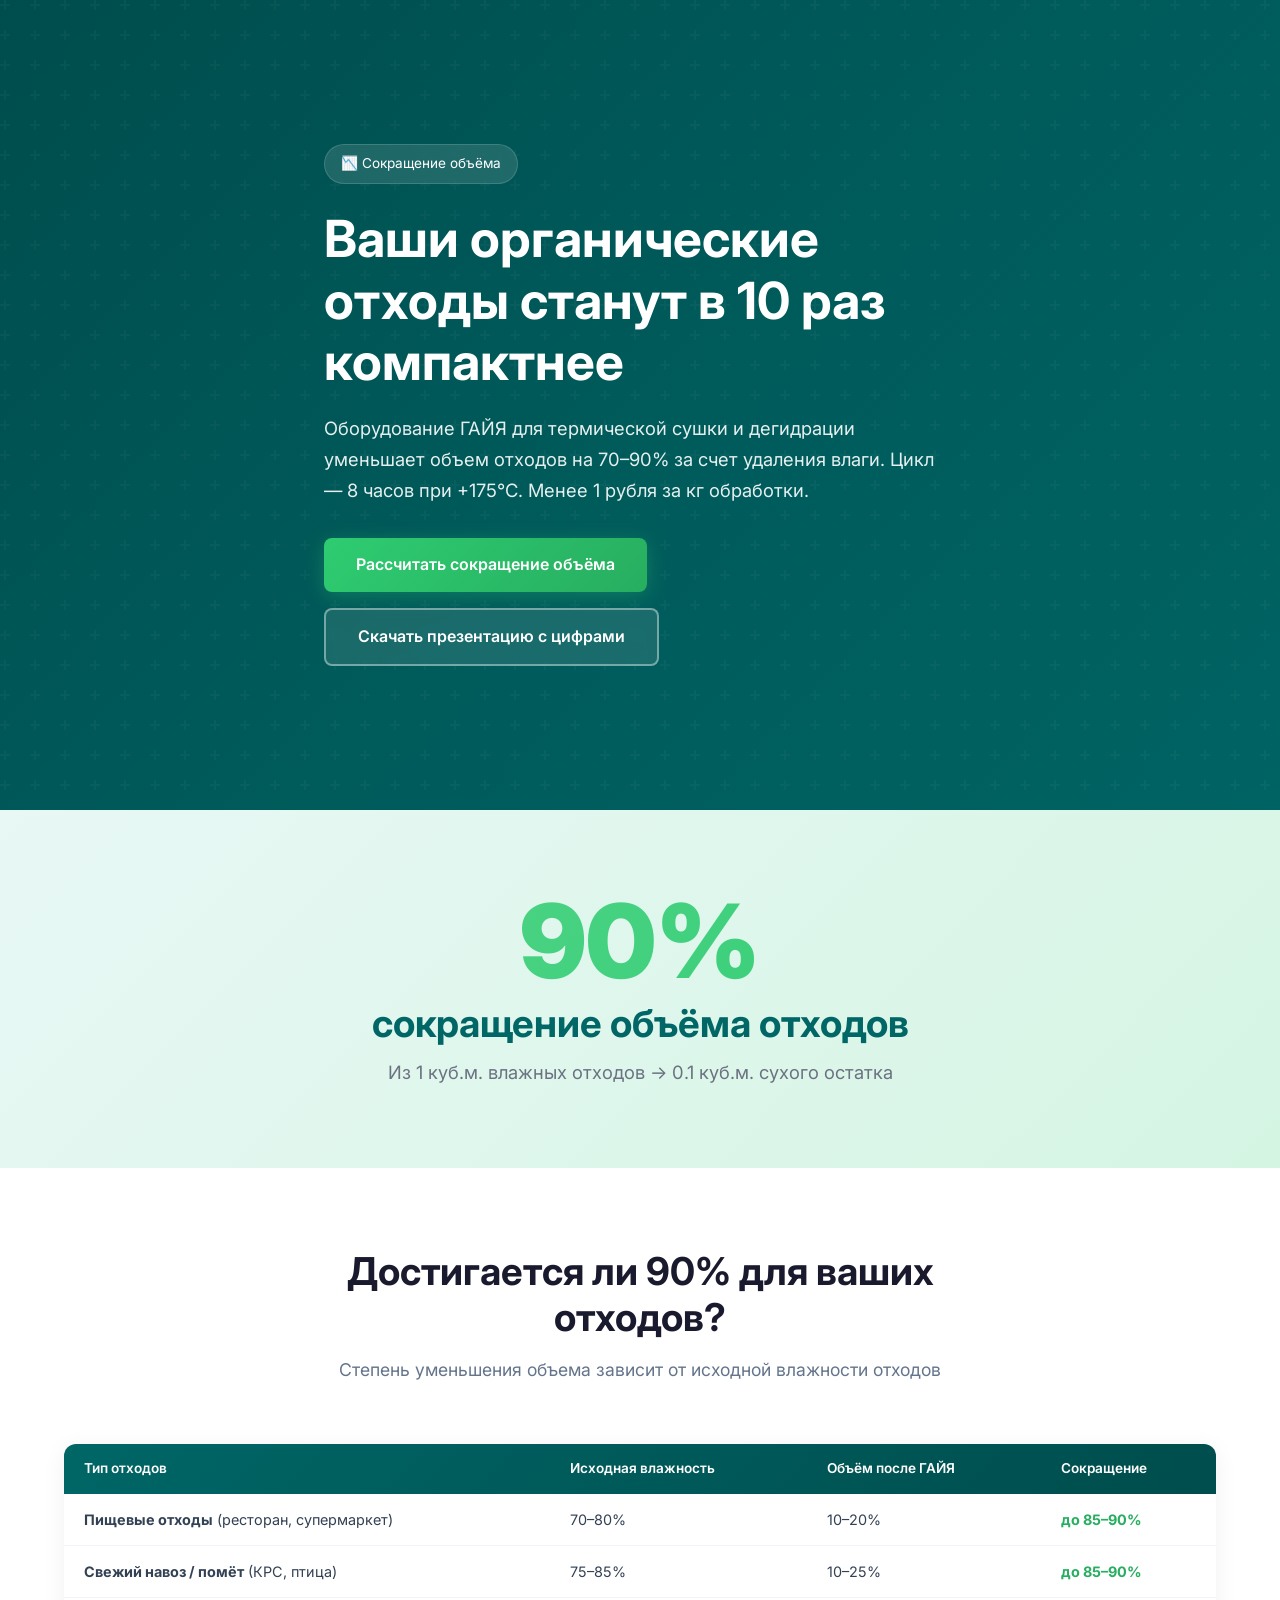
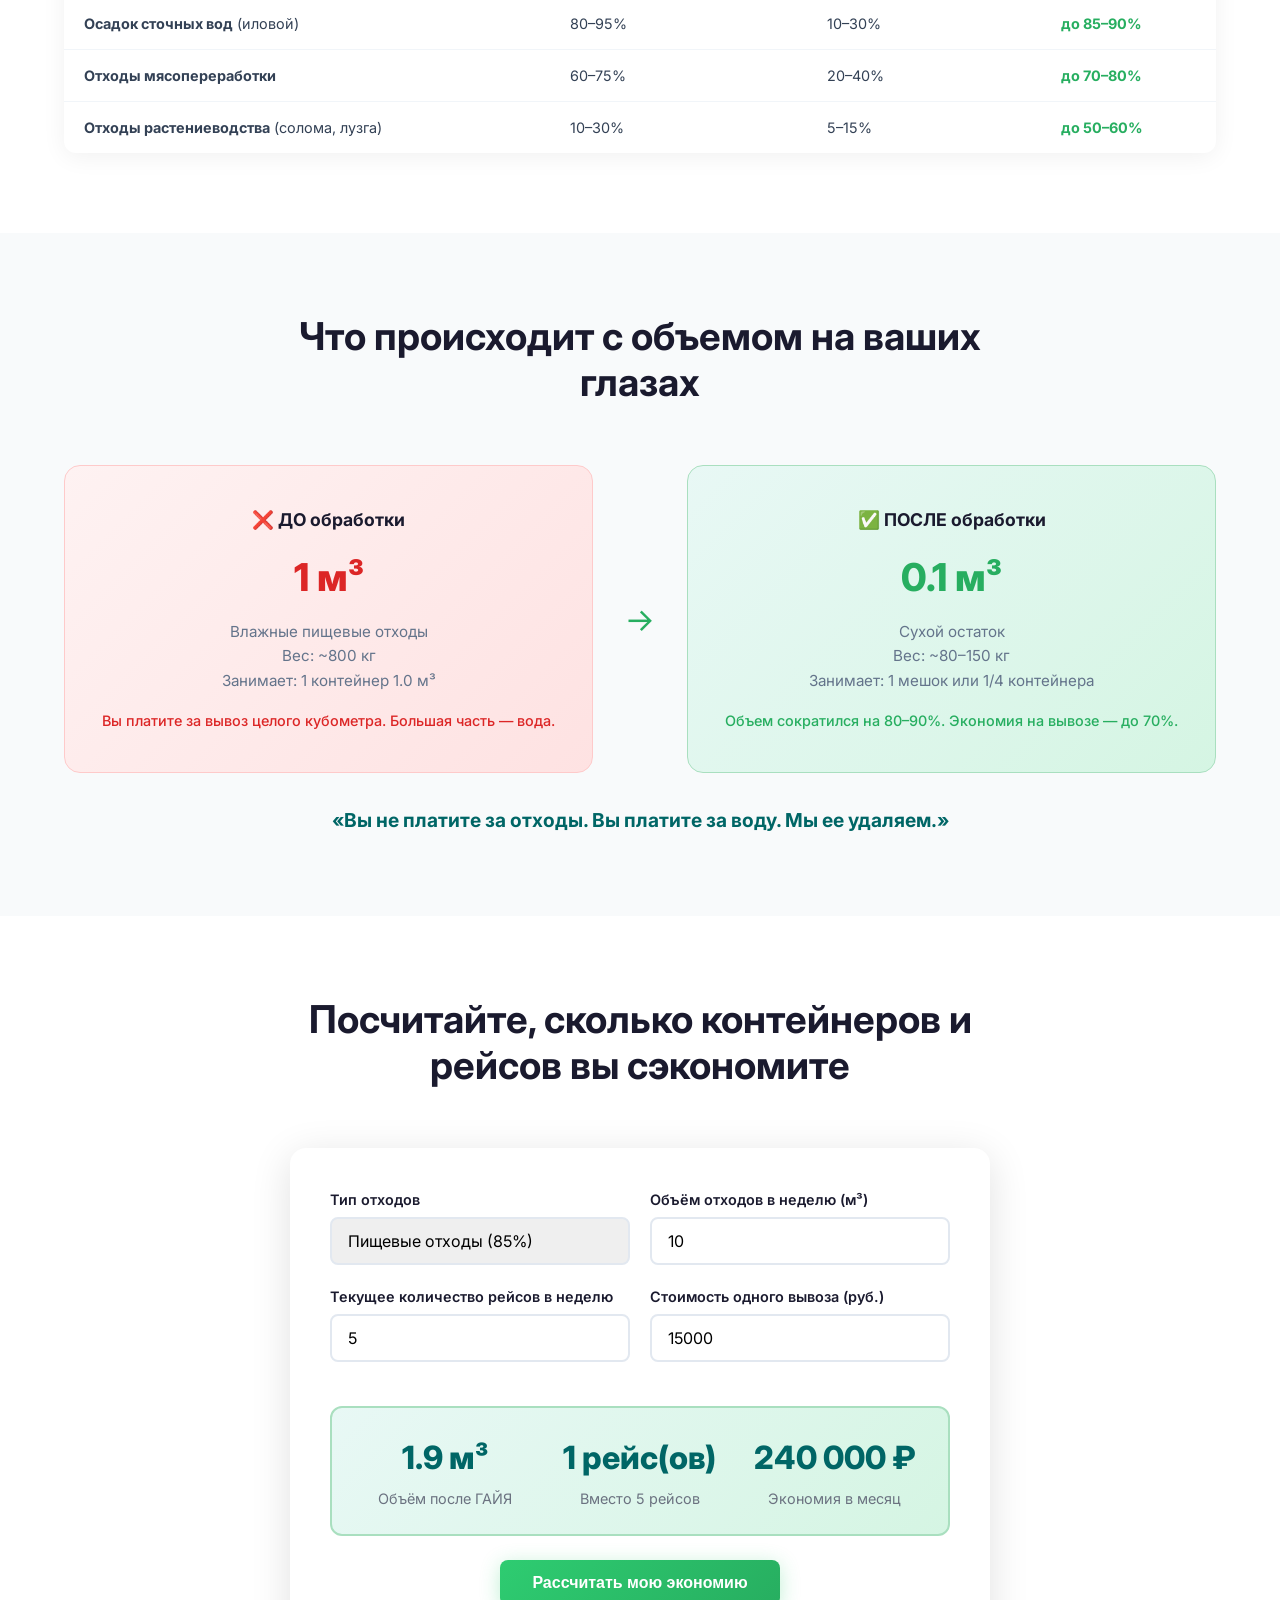
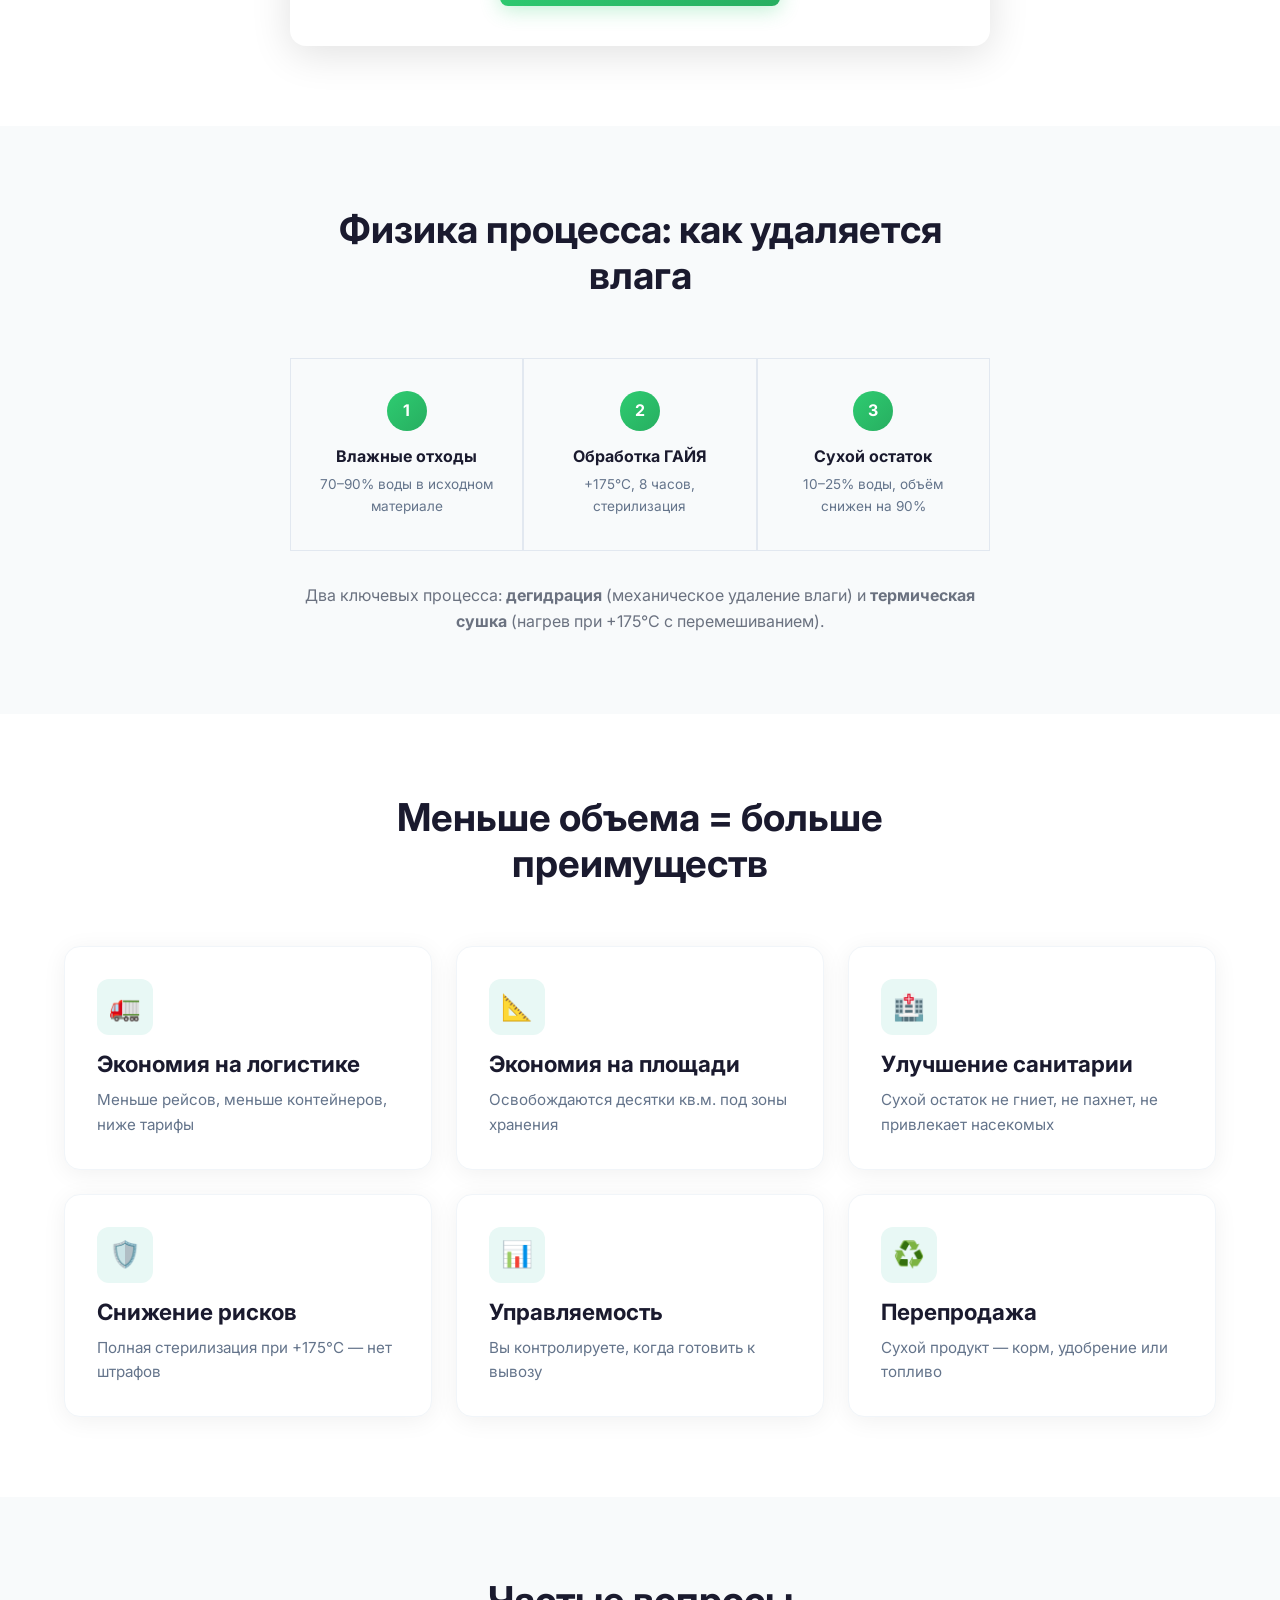
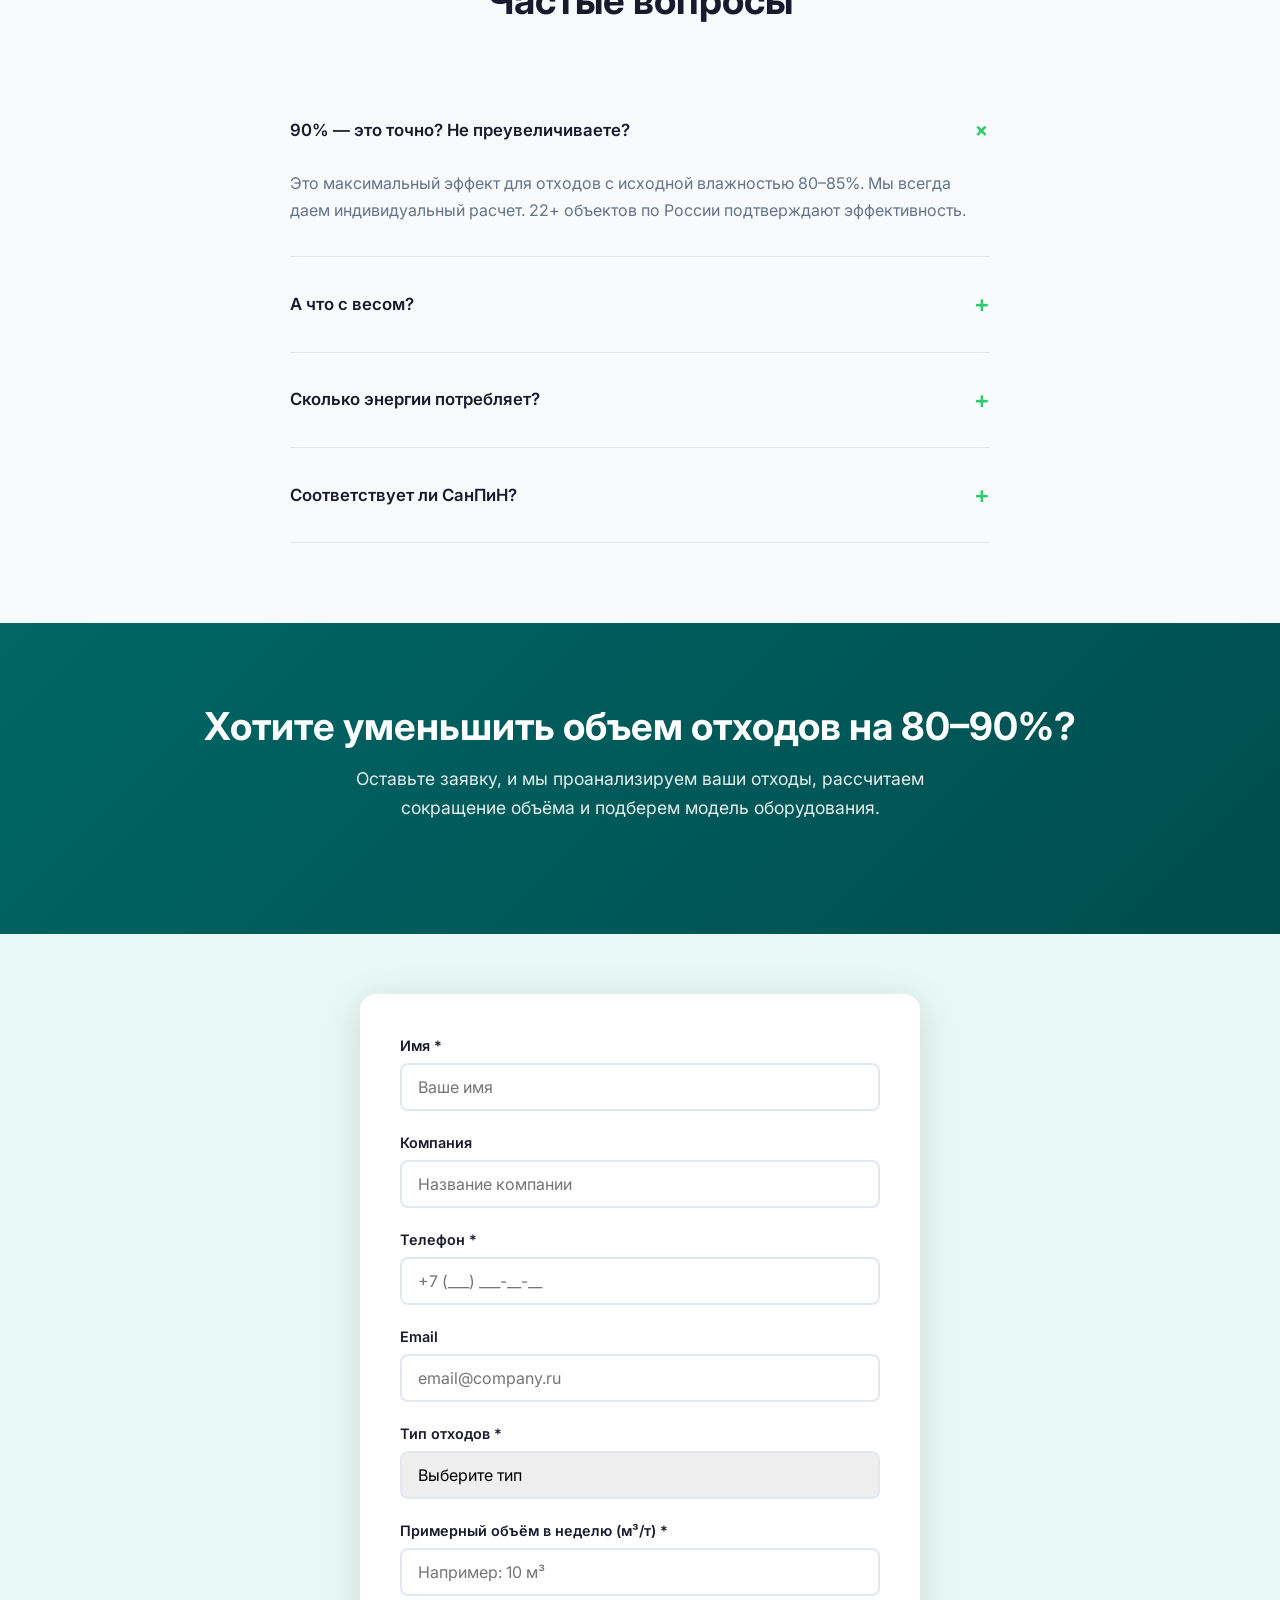
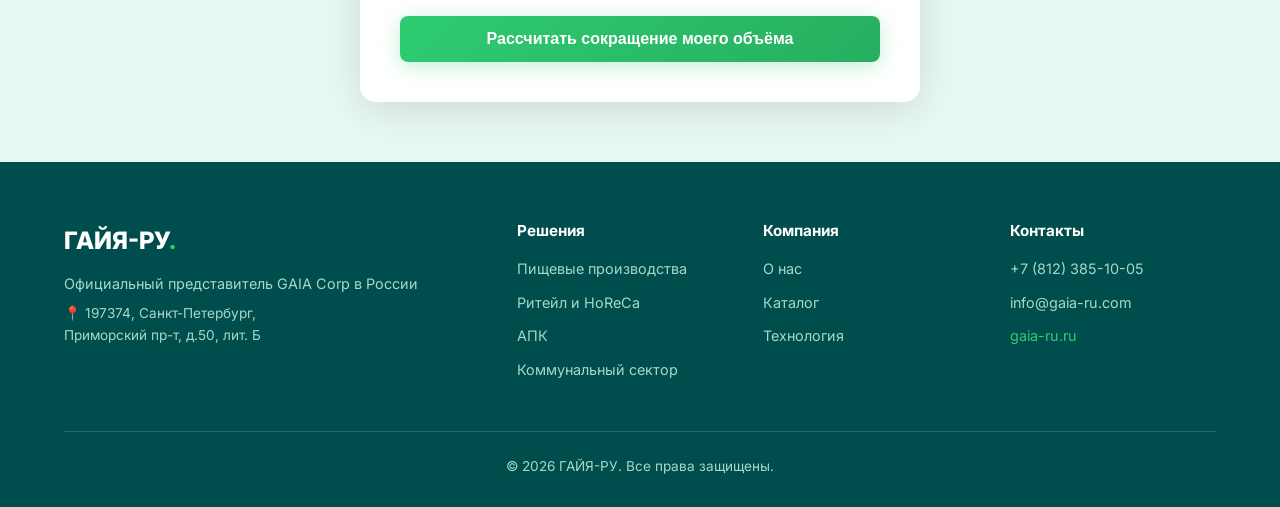
<file: landing-7-volume.html>
<!DOCTYPE html>
<html lang="ru">
<head>
<meta charset="UTF-8">
<meta name="viewport" content="width=device-width,initial-scale=1">
<title>Уменьшение объема органических отходов на 90% — ГАЙЯ-РУ</title>
<meta name="description" content="Оборудование ГАЙЯ уменьшает объем органических отходов до 90%. Сокращайте частоту вывоза, экономьте на логистике. Менее 1 руб/кг. 22+ объектов по России.">
<link rel="preconnect" href="https://fonts.googleapis.com">
<link href="https://fonts.googleapis.com/css2?family=Inter:wght@400;500;600;700;800&display=swap" rel="stylesheet">
<link rel="stylesheet" href="common.css">
<link rel="canonical" href="https://gaia-group.ru/lend/landing-7-volume.html">
<meta property="og:title" content="Уменьшение объема органических отходов на 90% — ГАЙЯ-РУ">
<meta property="og:description" content="Оборудование ГАЙЯ уменьшает объем органических отходов до 90%. Сокращайте частоту вывоза, экономьте на логистике. Менее 1 руб/кг. 22+ объектов по России.">
<meta property="og:type" content="website">
<meta property="og:url" content="https://gaia-group.ru/lend/landing-7-volume.html">
<meta property="og:locale" content="ru_RU">
<meta property="og:site_name" content="ГАЙЯ-РУ">
<script type="application/ld+json">
[{"@context":"https://schema.org","@type":"Organization","name":"ГАЙЯ-РУ","url":"https://gaia-group.ru/","email":"info@gaia-ru.com","telephone":"+7 (812) 385 10 05","address":{"@type":"PostalAddress","streetAddress":"Приморский пр-т, д.50, лит. Б","postalCode":"197374","addressLocality":"Санкт-Петербург","addressCountry":"RU"}},{"@context":"https://schema.org","@type":"WebPage","name":"Уменьшение объема органических отходов на 90% — ГАЙЯ-РУ","description":"Оборудование ГАЙЯ уменьшает объем органических отходов до 90%. Сокращайте частоту вывоза, экономьте на логистике. Менее 1 руб/кг. 22+ объектов по России.","url":"https://gaia-group.ru/lend/landing-7-volume.html","isPartOf":{"@type":"WebSite","name":"ГАЙЯ-РУ","url":"https://gaia-group.ru/"}}]
</script>
<style>
.hero-volume{background:linear-gradient(135deg,#004d4d 0%,#006666 50%,#004d4d 100%)}
.hero-volume::before{background:linear-gradient(135deg,rgba(0,77,77,.95),rgba(0,102,102,.85))}
.big-stat{font-size:clamp(4rem,8vw,7rem);font-weight:900;background:linear-gradient(135deg,#58d68d,#2ecc71);-webkit-background-clip:text;-webkit-text-fill-color:transparent;background-clip:text;line-height:1;margin-bottom:8px}
.volume-table thead{background:linear-gradient(135deg,#006666,#004d4d)}
.calc-form{background:#fff;border-radius:16px;padding:40px;box-shadow:0 8px 40px rgba(0,0,0,.12)}
.calc-row{display:grid;grid-template-columns:1fr 1fr;gap:20px}
.result-box{background:linear-gradient(135deg,#e8f8f5,#d5f5e3);border:2px solid #a9dfbf;border-radius:12px;padding:24px;text-align:center;margin-top:24px}
.result-number{font-size:2rem;font-weight:800;color:#006666}
.result-label{font-size:.9rem;color:#6b7280;margin-top:4px}
.segment-card{text-align:center;padding:28px;background:#f8fafb;border-radius:12px;border:1px solid #e2e8f0;transition:all .3s}
.segment-card:hover{border-color:#2ecc71;background:#e8f8f5}
.segment-card .seg-icon{font-size:2.2rem;margin-bottom:10px}
@media(max-width:768px){.calc-row{grid-template-columns:1fr}}
</style>
</head>
<body>

<!-- Hero -->
<section class="hero hero-volume">
<div class="hero-bg"></div>
<div class="container hero-content">
<div class="hero-badge">📉 Сокращение объёма</div>
<h1>Ваши органические отходы станут в 10 раз компактнее</h1>
<p>Оборудование ГАЙЯ для термической сушки и дегидрации уменьшает объем отходов на 70–90% за счет удаления влаги. Цикл — 8 часов при +175°C. Менее 1 рубля за кг обработки.</p>
<div class="hero-buttons">
<a href="#calculator" class="btn btn-primary">Рассчитать сокращение объёма</a>
<a href="#form" class="btn btn-secondary">Скачать презентацию с цифрами</a>
</div>
</div>
</section>

<!-- Big number -->
<section style="background:linear-gradient(135deg,#e8f8f5,#d5f5e3);padding:80px 0">
<div class="container" style="text-align:center">
<div class="big-stat">90%</div>
<h2 style="color:#006666;margin-bottom:12px">сокращение объёма отходов</h2>
<p style="font-size:1.15rem;color:#6b7280;max-width:600px;margin:0 auto">Из 1 куб.м. влажных отходов → 0.1 куб.м. сухого остатка</p>
</div>
</section>

<!-- Proof -->
<section>
<div class="container">
<div class="section-header">
<h2>Достигается ли 90% для ваших отходов?</h2>
<p>Степень уменьшения объема зависит от исходной влажности отходов</p>
</div>
<div class="table-wrapper">
<table class="volume-table">
<thead><tr><th>Тип отходов</th><th>Исходная влажность</th><th>Объём после ГАЙЯ</th><th>Сокращение</th></tr></thead>
<tbody>
<tr><td><strong>Пищевые отходы</strong> (ресторан, супермаркет)</td><td>70–80%</td><td>10–20%</td><td style="color:#27ae60;font-weight:700">до 85–90%</td></tr>
<tr><td><strong>Свежий навоз / помёт</strong> (КРС, птица)</td><td>75–85%</td><td>10–25%</td><td style="color:#27ae60;font-weight:700">до 85–90%</td></tr>
<tr><td><strong>Осадок сточных вод</strong> (иловой)</td><td>80–95%</td><td>10–30%</td><td style="color:#27ae60;font-weight:700">до 85–90%</td></tr>
<tr><td><strong>Отходы мясопереработки</strong></td><td>60–75%</td><td>20–40%</td><td style="color:#27ae60;font-weight:700">до 70–80%</td></tr>
<tr><td><strong>Отходы растениеводства</strong> (солома, лузга)</td><td>10–30%</td><td>5–15%</td><td style="color:#27ae60;font-weight:700">до 50–60%</td></tr>
</tbody>
</table>
</div>
</div>
</section>

<!-- Before/After Visual -->
<section style="background:#f8fafb">
<div class="container">
<div class="section-header">
<h2>Что происходит с объемом на ваших глазах</h2>
</div>
<div class="before-after">
<div class="ba-card ba-before">
<div class="ba-label">❌ ДО обработки</div>
<div class="ba-value">1 м³</div>
<p style="margin-top:12px;color:#64748b;font-size:.95rem">Влажные пищевые отходы<br>Вес: ~800 кг<br>Занимает: 1 контейнер 1.0 м³</p>
<p style="margin-top:16px;font-size:.9rem;color:#dc2626;font-weight:500">Вы платите за вывоз целого кубометра. Большая часть — вода.</p>
</div>
<div class="ba-arrow">→</div>
<div class="ba-card ba-after">
<div class="ba-label">✅ ПОСЛЕ обработки</div>
<div class="ba-value">0.1 м³</div>
<p style="margin-top:12px;color:#64748b;font-size:.95rem">Сухой остаток<br>Вес: ~80–150 кг<br>Занимает: 1 мешок или 1/4 контейнера</p>
<p style="margin-top:16px;font-size:.9rem;color:#27ae60;font-weight:500">Объем сократился на 80–90%. Экономия на вывозе — до 70%.</p>
</div>
</div>
<div style="text-align:center;margin-top:32px">
<p style="font-size:1.2rem;font-weight:700;color:#006666">«Вы не платите за отходы. Вы платите за воду. Мы ее удаляем.»</p>
</div>
</div>
</section>

<!-- Calculator -->
<section id="calculator">
<div class="container">
<div class="section-header">
<h2>Посчитайте, сколько контейнеров и рейсов вы сэкономите</h2>
</div>
<div class="calc-form" style="max-width:700px;margin:0 auto">
<div class="calc-row">
<div class="form-group"><label>Тип отходов</label>
<select id="calc-type"><option value="85">Пищевые отходы (85%)</option><option value="80">Навоз / помёт (80%)</option><option value="87">Осадок сточных вод (87%)</option><option value="70">Отходы мясопереработки (70%)</option><option value="20">Отходы растениеводства (20%)</option></select></div>
<div class="form-group"><label>Объём отходов в неделю (м³)</label><input type="number" id="calc-volume" value="10" min="1"></div>
</div>
<div class="calc-row">
<div class="form-group"><label>Текущее количество рейсов в неделю</label><input type="number" id="calc-trips" value="5" min="1"></div>
<div class="form-group"><label>Стоимость одного вывоза (руб.)</label><input type="number" id="calc-cost" value="15000" min="0"></div>
</div>
<div class="result-box" id="calc-result">
<div style="display:grid;grid-template-columns:repeat(3,1fr);gap:16px">
<div><div class="result-number" id="res-volume">1.5 м³</div><div class="result-label">Объём после ГАЙЯ</div></div>
<div><div class="result-number" id="res-trips">1 рейс</div><div class="result-label">Вместо 5 рейсов</div></div>
<div><div class="result-number" id="res-save">60 000 ₽</div><div class="result-label">Экономия в месяц</div></div>
</div>
</div>
<div style="text-align:center;margin-top:24px"><button class="btn btn-primary" onclick="calcEconomy()">Рассчитать мою экономию</button></div>
</div>
</div>
</section>

<!-- How it works -->
<section style="background:#f8fafb">
<div class="container">
<div class="section-header">
<h2>Физика процесса: как удаляется влага</h2>
</div>
<div style="max-width:700px;margin:0 auto">
<div class="steps">
<div class="step"><h4>Влажные отходы</h4><p>70–90% воды в исходном материале</p></div>
<div class="step"><h4>Обработка ГАЙЯ</h4><p>+175°C, 8 часов, стерилизация</p></div>
<div class="step"><h4>Сухой остаток</h4><p>10–25% воды, объём снижен на 90%</p></div>
</div>
</div>
<p style="text-align:center;margin-top:32px;color:#6b7280;max-width:700px;margin-left:auto;margin-right:auto">Два ключевых процесса: <strong>дегидрация</strong> (механическое удаление влаги) и <strong>термическая сушка</strong> (нагрев при +175°C с перемешиванием).</p>
</div>
</section>

<!-- Benefits -->
<section>
<div class="container">
<div class="section-header">
<h2>Меньше объема = больше преимуществ</h2>
</div>
<div class="grid-3">
<div class="card"><div class="card-icon" style="background:#e8f8f5;color:#27ae60">🚛</div><h3>Экономия на логистике</h3><p>Меньше рейсов, меньше контейнеров, ниже тарифы</p></div>
<div class="card"><div class="card-icon" style="background:#e8f8f5;color:#27ae60">📐</div><h3>Экономия на площади</h3><p>Освобождаются десятки кв.м. под зоны хранения</p></div>
<div class="card"><div class="card-icon" style="background:#e8f8f5;color:#27ae60">🏥</div><h3>Улучшение санитарии</h3><p>Сухой остаток не гниет, не пахнет, не привлекает насекомых</p></div>
<div class="card"><div class="card-icon" style="background:#e8f8f5;color:#27ae60">🛡️</div><h3>Снижение рисков</h3><p>Полная стерилизация при +175°C — нет штрафов</p></div>
<div class="card"><div class="card-icon" style="background:#e8f8f5;color:#27ae60">📊</div><h3>Управляемость</h3><p>Вы контролируете, когда готовить к вывозу</p></div>
<div class="card"><div class="card-icon" style="background:#e8f8f5;color:#27ae60">♻️</div><h3>Перепродажа</h3><p>Сухой продукт — корм, удобрение или топливо</p></div>
</div>
</div>
</section>

<!-- FAQ -->
<section style="background:#f8fafb">
<div class="container">
<div class="section-header">
<h2>Частые вопросы</h2>
</div>
<div style="max-width:700px;margin:0 auto">
<details class="faq-item" open>
<summary>90% — это точно? Не преувеличиваете?</summary>
<p>Это максимальный эффект для отходов с исходной влажностью 80–85%. Мы всегда даем индивидуальный расчет. 22+ объектов по России подтверждают эффективность.</p>
</details>
<details class="faq-item">
<summary>А что с весом?</summary>
<p>Вес уменьшается пропорционально удалению влаги. Экономия на вывозе по весу — 70–80%.</p>
</details>
<details class="faq-item">
<summary>Сколько энергии потребляет?</summary>
<p>Зависит от модели: от 40 кВт·ч/сутки (GC-50, 50 кг) до 1600 кВт·ч/сутки (GC-2000, 2 тонны). Стоимость обработки менее 1 руб/кг.</p>
</details>
<details class="faq-item">
<summary>Соответствует ли СанПиН?</summary>
<p>Да. Полная стерилизация при +175°C обеспечивает соответствие всем требованиям СанПиН.</p>
</details>
</div>
</div>
</section>

<!-- CTA -->
<section class="cta-section" id="cta">
<div class="container">
<h2>Хотите уменьшить объем отходов на 80–90%?</h2>
<p>Оставьте заявку, и мы проанализируем ваши отходы, рассчитаем сокращение объёма и подберем модель оборудования.</p>
</div>
</section>
<section id="form" style="padding:60px 0;background:#e8f8f5">
<div class="container">
<div class="form-card">
<div class="form-group"><label>Имя *</label><input type="text" placeholder="Ваше имя"></div>
<div class="form-group"><label>Компания</label><input type="text" placeholder="Название компании"></div>
<div class="form-group"><label>Телефон *</label><input type="tel" placeholder="+7 (___) ___-__-__"></div>
<div class="form-group"><label>Email</label><input type="email" placeholder="email@company.ru"></div>
<div class="form-group"><label>Тип отходов *</label>
<select><option value="">Выберите тип</option><option>Пищевые отходы</option><option>Навоз / помёт</option><option>Осадок сточных вод</option><option>Отходы мясопереработки</option><option>Растительные отходы</option><option>Другое</option></select></div>
<div class="form-group"><label>Примерный объём в неделю (м³/т) *</label><input type="text" placeholder="Например: 10 м³"></div>
<div style="text-align:center"><button class="btn btn-primary" style="width:100%">Рассчитать сокращение моего объёма</button></div>
</div>
</div>
</section>

<!-- Footer -->
<footer class="footer">
<div class="container">
<div class="footer-grid">
<div>
<div class="footer-brand">ГАЙЯ-РУ<span>.</span></div>
<p style="font-size:.9rem;margin-top:8px">Официальный представитель GAIA Corp в России</p>
<p style="font-size:.85rem;margin-top:8px">📍 197374, Санкт-Петербург,<br>Приморский пр-т, д.50, лит. Б</p>
</div>
<div><h4>Решения</h4><ul><li><a href="landing-1-food.html">Пищевые производства</a></li><li><a href="landing-2-retail.html">Ритейл и HoReCa</a></li><li><a href="landing-4-agro.html">АПК</a></li><li><a href="landing-3-gov.html">Коммунальный сектор</a></li></ul></div>
<div><h4>Компания</h4><ul><li><a href="https://gaia-ru.ru/about.html" target="_blank">О нас</a></li><li><a href="https://gaia-ru.ru/catalog.html" target="_blank">Каталог</a></li><li><a href="https://gaia-ru.ru/technology.html" target="_blank">Технология</a></li></ul></div>
<div><h4>Контакты</h4><ul><li><a href="tel:+78123851005">+7 (812) 385-10-05</a></li><li><a href="mailto:info@gaia-ru.com">info@gaia-ru.com</a></li><li><a href="https://gaia-ru.ru" target="_blank" style="color:#2ecc71">gaia-ru.ru</a></li></ul></div>
</div>
<div class="footer-bottom">© 2026 ГАЙЯ-РУ. Все права защищены.</div>
</div>
</footer>

<script>
function calcEconomy(){
  const moisture=parseInt(document.getElementById('calc-type').value);
  const vol=parseFloat(document.getElementById('calc-volume').value)||10;
  const trips=parseInt(document.getElementById('calc-trips').value)||5;
  const cost=parseFloat(document.getElementById('calc-cost').value)||15000;
  const reduction=moisture/100*0.95;
  const newVol=(vol*(1-reduction)).toFixed(1);
  const newTrips=Math.max(1,Math.round(trips*(1-reduction)));
  const save=((trips-newTrips)*cost*4).toLocaleString('ru-RU');
  document.getElementById('res-volume').textContent=newVol+' м³';
  document.getElementById('res-trips').textContent=newTrips+' рейс(ов)';
  document.getElementById('res-save').textContent=save+' ₽';
}
calcEconomy();
</script>

</body>
</html>
</file>
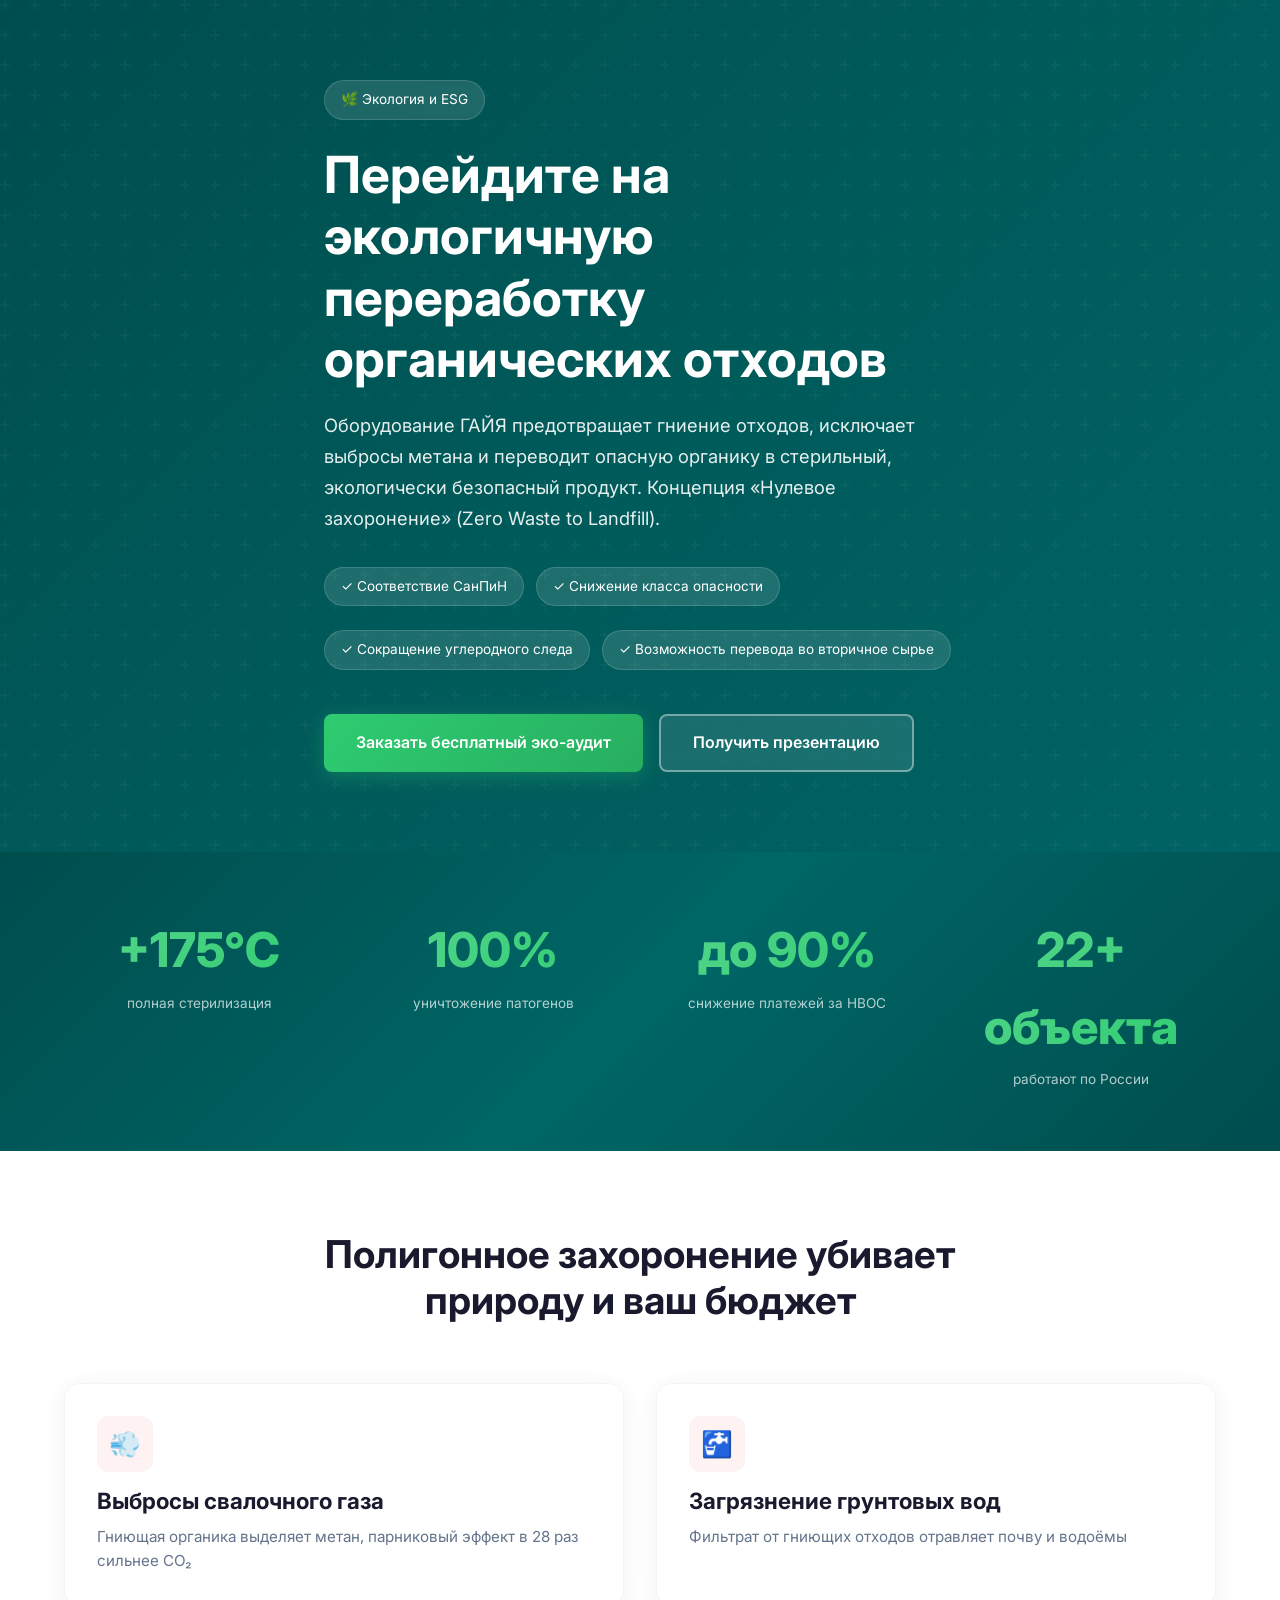
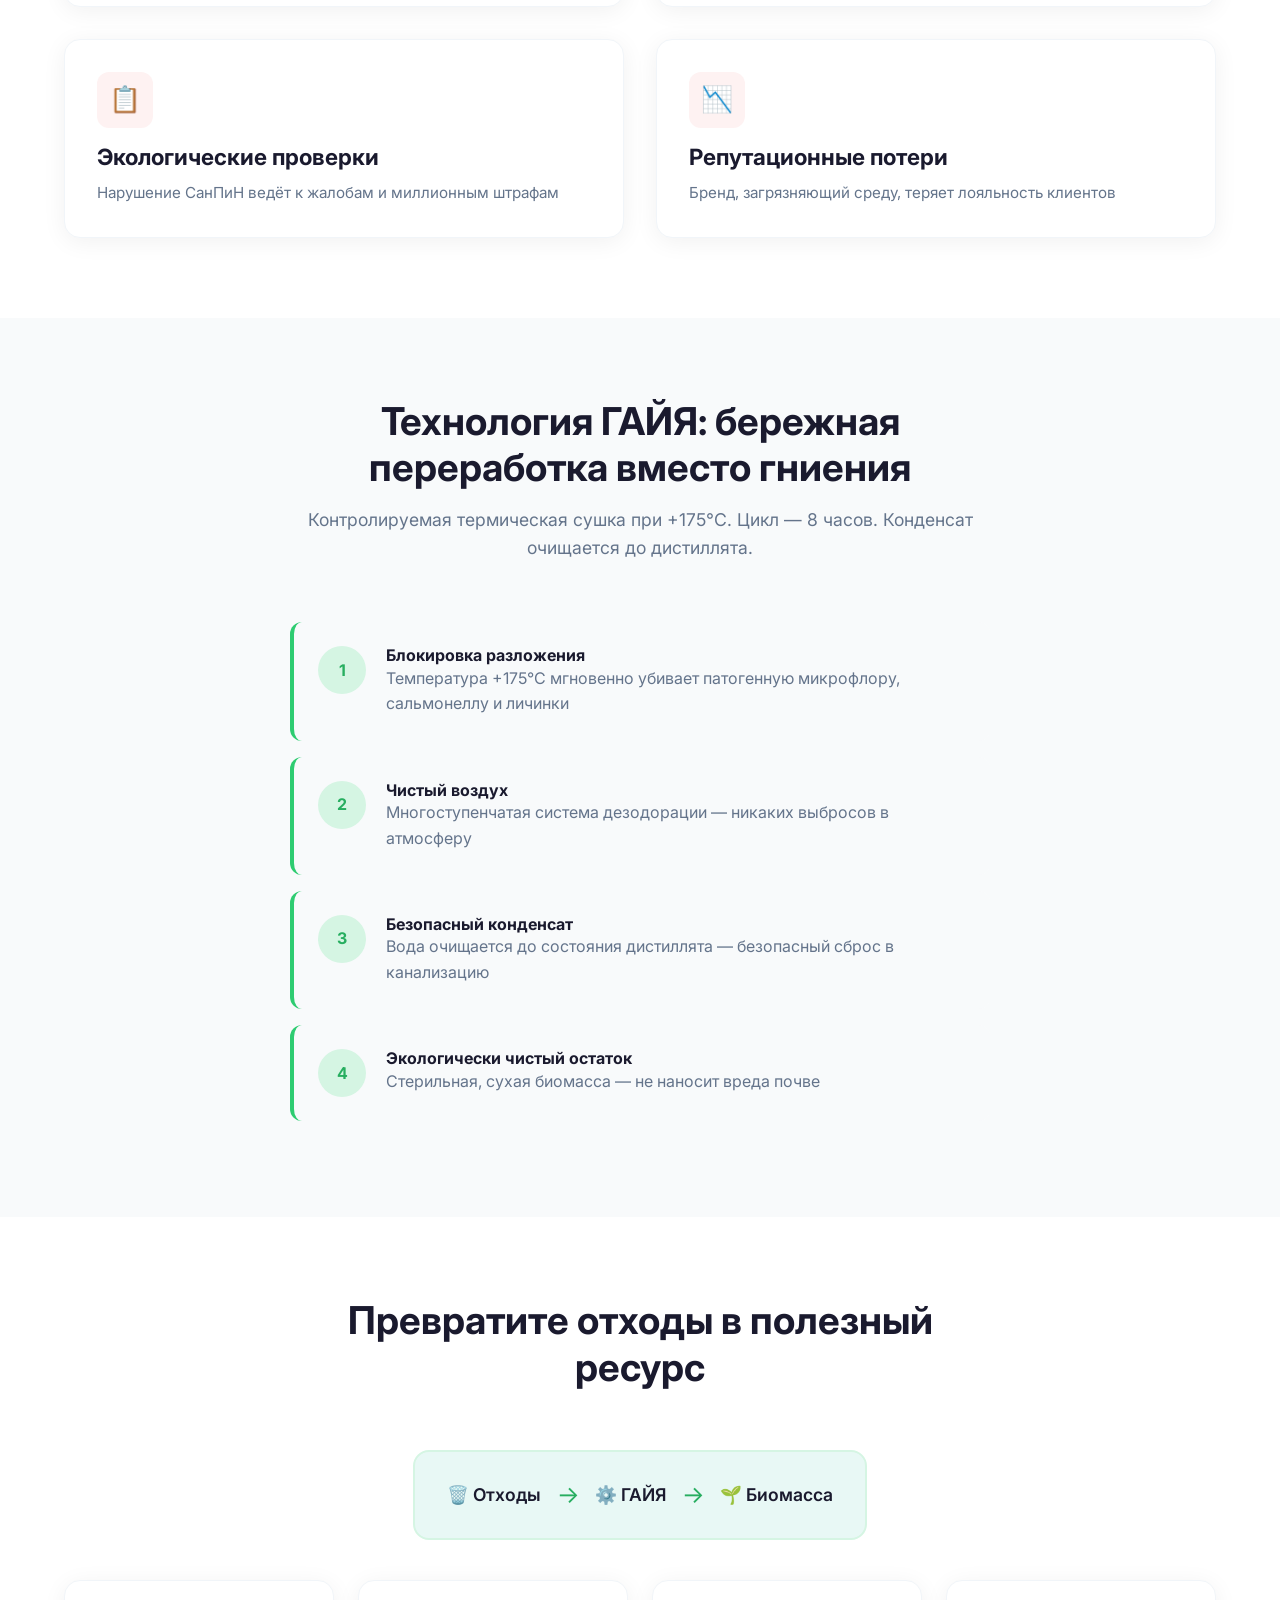
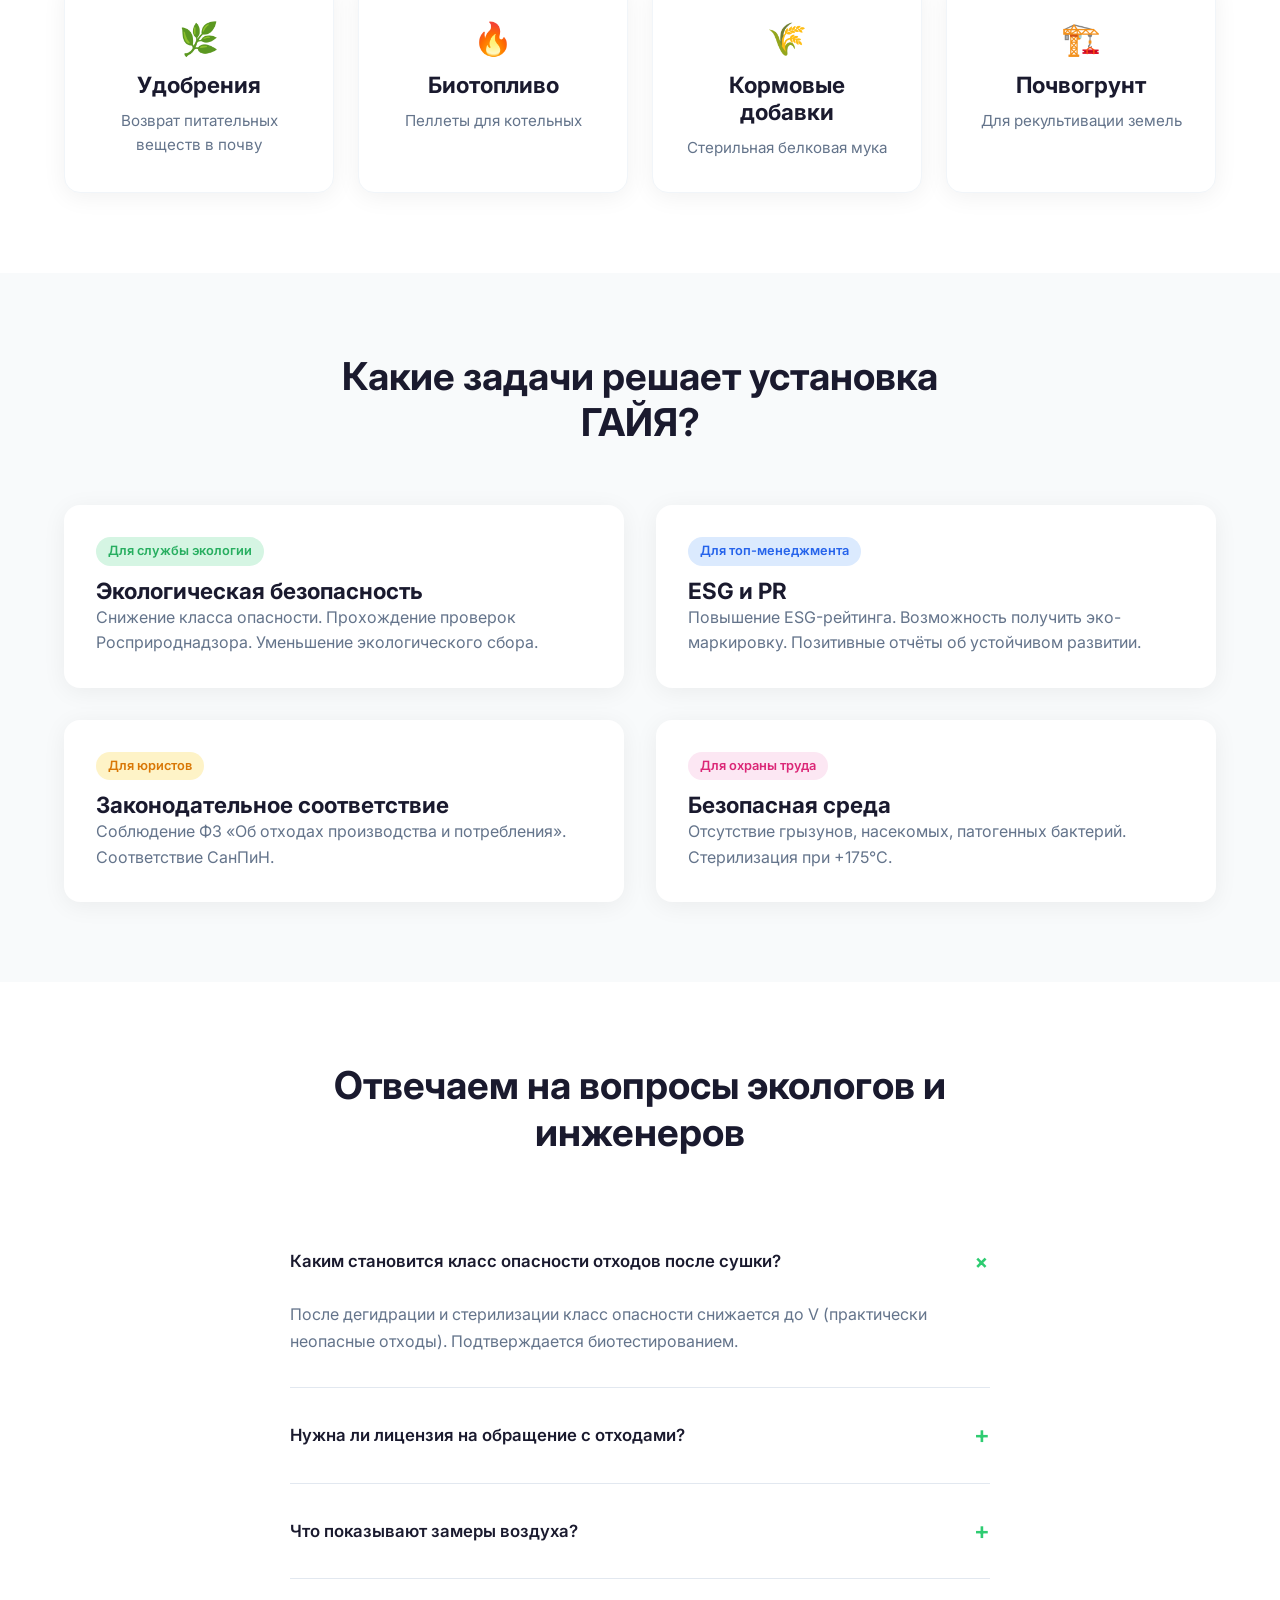
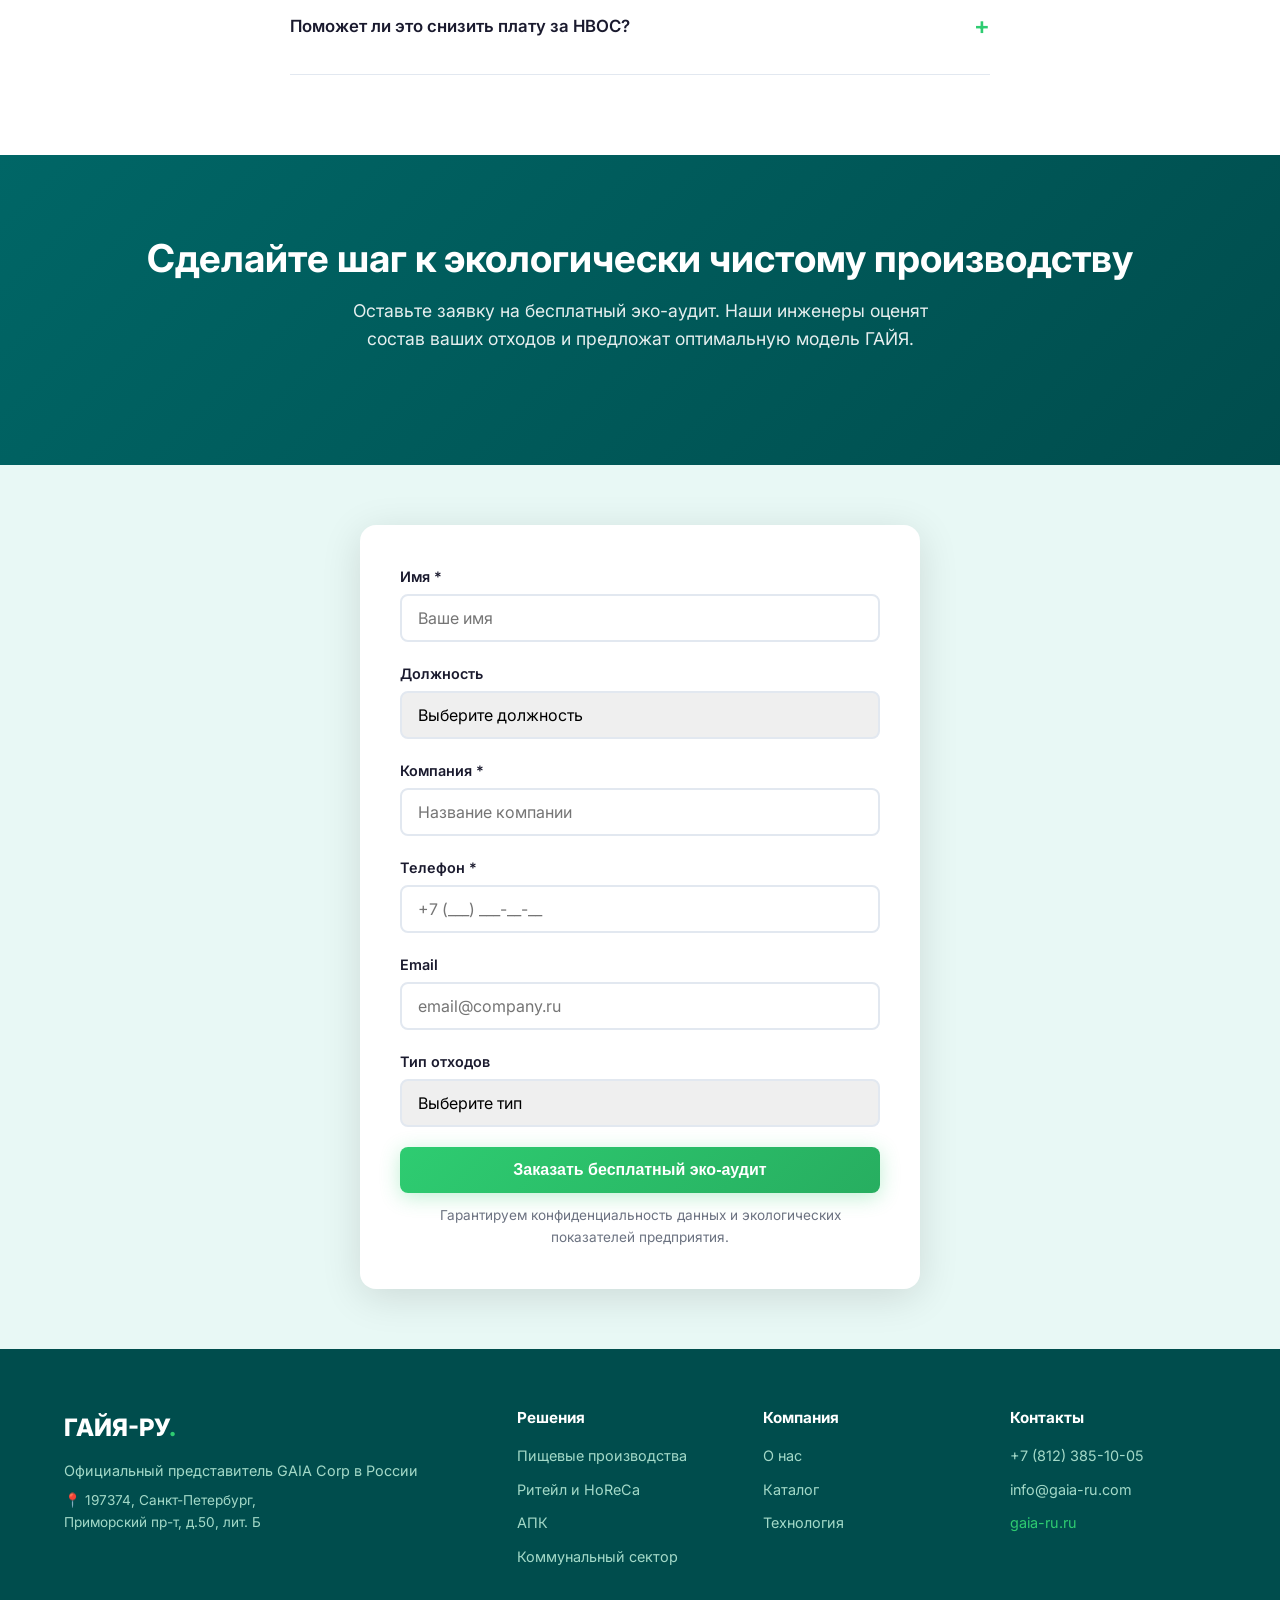
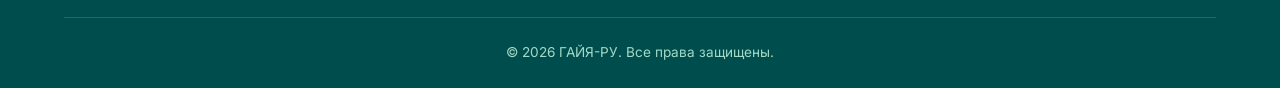
<file: landing-8-eco.html>
<!DOCTYPE html>
<html lang="ru">
<head>
<meta charset="UTF-8">
<meta name="viewport" content="width=device-width,initial-scale=1">
<title>Экологичная переработка органических отходов — ГАЙЯ-РУ</title>
<meta name="description" content="Оборудование ГАЙЯ для экологически безопасной утилизации органических отходов. Нулевое захоронение, снижение класса опасности, ESG-цели. СанПиН.">
<link rel="preconnect" href="https://fonts.googleapis.com">
<link href="https://fonts.googleapis.com/css2?family=Inter:wght@400;500;600;700;800&display=swap" rel="stylesheet">
<link rel="stylesheet" href="common.css">
<link rel="canonical" href="https://gaia-group.ru/lend/landing-8-eco.html">
<meta property="og:title" content="Экологичная переработка органических отходов — ГАЙЯ-РУ">
<meta property="og:description" content="Оборудование ГАЙЯ для экологически безопасной утилизации органических отходов. Нулевое захоронение, снижение класса опасности, ESG-цели. СанПиН.">
<meta property="og:type" content="website">
<meta property="og:url" content="https://gaia-group.ru/lend/landing-8-eco.html">
<meta property="og:locale" content="ru_RU">
<meta property="og:site_name" content="ГАЙЯ-РУ">
<script type="application/ld+json">
[{"@context":"https://schema.org","@type":"Organization","name":"ГАЙЯ-РУ","url":"https://gaia-group.ru/","email":"info@gaia-ru.com","telephone":"+7 (812) 385 10 05","address":{"@type":"PostalAddress","streetAddress":"Приморский пр-т, д.50, лит. Б","postalCode":"197374","addressLocality":"Санкт-Петербург","addressCountry":"RU"}},{"@context":"https://schema.org","@type":"WebPage","name":"Экологичная переработка органических отходов — ГАЙЯ-РУ","description":"Оборудование ГАЙЯ для экологически безопасной утилизации органических отходов. Нулевое захоронение, снижение класса опасности, ESG-цели. СанПиН.","url":"https://gaia-group.ru/lend/landing-8-eco.html","isPartOf":{"@type":"WebSite","name":"ГАЙЯ-РУ","url":"https://gaia-group.ru/"}}]
</script>
<style>
.hero-eco{background:linear-gradient(135deg,#004d4d 0%,#006666 50%,#004d4d 100%)}
.hero-eco::before{background:linear-gradient(135deg,rgba(0,77,77,.95),rgba(0,102,102,.85))}
.eco-badge{display:inline-flex;align-items:center;gap:8px;background:rgba(255,255,255,.12);padding:8px 16px;border-radius:100px;font-size:.85rem;margin-bottom:12px;border:1px solid rgba(255,255,255,.15)}
.circular-step{display:flex;gap:20px;align-items:flex-start;padding:24px;background:#f8fafb;border-radius:12px;margin-bottom:16px;border-left:4px solid #2ecc71}
.for-role{background:#fff;border-radius:16px;padding:32px;box-shadow:0 4px 24px rgba(0,0,0,.06)}
.for-role .role-tag{display:inline-block;padding:4px 12px;border-radius:100px;font-size:.8rem;font-weight:600;margin-bottom:12px}
</style>
</head>
<body>

<!-- Hero -->
<section class="hero hero-eco">
<div class="hero-bg"></div>
<div class="container hero-content">
<div class="hero-badge">🌿 Экология и ESG</div>
<h1>Перейдите на экологичную переработку органических отходов</h1>
<p>Оборудование ГАЙЯ предотвращает гниение отходов, исключает выбросы метана и переводит опасную органику в стерильный, экологически безопасный продукт. Концепция «Нулевое захоронение» (Zero Waste to Landfill).</p>
<div style="display:flex;flex-wrap:wrap;gap:12px;margin-bottom:32px">
<div class="eco-badge">✓ Соответствие СанПиН</div>
<div class="eco-badge">✓ Снижение класса опасности</div>
<div class="eco-badge">✓ Сокращение углеродного следа</div>
<div class="eco-badge">✓ Возможность перевода во вторичное сырье</div>
</div>
<div class="hero-buttons">
<a href="#form" class="btn btn-primary">Заказать бесплатный эко-аудит</a>
<a href="#form" class="btn btn-secondary">Получить презентацию</a>
</div>
</div>
</section>

<!-- Stats -->
<section class="stats">
<div class="container">
<div class="grid-4">
<div class="stat-item"><div class="stat-number">+175°C</div><div class="stat-label">полная стерилизация</div></div>
<div class="stat-item"><div class="stat-number">100%</div><div class="stat-label">уничтожение патогенов</div></div>
<div class="stat-item"><div class="stat-number">до 90%</div><div class="stat-label">снижение платежей за НВОС</div></div>
<div class="stat-item"><div class="stat-number">22+ объекта</div><div class="stat-label">работают по России</div></div>
</div>
</div>
</section>

<!-- Problem -->
<section>
<div class="container">
<div class="section-header">
<h2>Полигонное захоронение убивает природу и ваш бюджет</h2>
</div>
<div class="grid-2">
<div class="card"><div class="card-icon" style="background:#fef2f2;color:#dc2626">💨</div><h3>Выбросы свалочного газа</h3><p>Гниющая органика выделяет метан, парниковый эффект в 28 раз сильнее CO₂</p></div>
<div class="card"><div class="card-icon" style="background:#fef2f2;color:#dc2626">🚰</div><h3>Загрязнение грунтовых вод</h3><p>Фильтрат от гниющих отходов отравляет почву и водоёмы</p></div>
<div class="card"><div class="card-icon" style="background:#fef2f2;color:#dc2626">📋</div><h3>Экологические проверки</h3><p>Нарушение СанПиН ведёт к жалобам и миллионным штрафам</p></div>
<div class="card"><div class="card-icon" style="background:#fef2f2;color:#dc2626">📉</div><h3>Репутационные потери</h3><p>Бренд, загрязняющий среду, теряет лояльность клиентов</p></div>
</div>
</div>
</section>

<!-- Technology -->
<section style="background:#f8fafb">
<div class="container">
<div class="section-header">
<h2>Технология ГАЙЯ: бережная переработка вместо гниения</h2>
<p>Контролируемая термическая сушка при +175°C. Цикл — 8 часов. Конденсат очищается до дистиллята.</p>
</div>
<div style="max-width:700px;margin:0 auto">
<div class="circular-step"><div style="width:48px;height:48px;background:#d5f5e3;border-radius:50%;display:flex;align-items:center;justify-content:center;font-weight:700;color:#27ae60;flex-shrink:0">1</div><div><h4>Блокировка разложения</h4><p style="color:#64748b">Температура +175°C мгновенно убивает патогенную микрофлору, сальмонеллу и личинки</p></div></div>
<div class="circular-step"><div style="width:48px;height:48px;background:#d5f5e3;border-radius:50%;display:flex;align-items:center;justify-content:center;font-weight:700;color:#27ae60;flex-shrink:0">2</div><div><h4>Чистый воздух</h4><p style="color:#64748b">Многоступенчатая система дезодорации — никаких выбросов в атмосферу</p></div></div>
<div class="circular-step"><div style="width:48px;height:48px;background:#d5f5e3;border-radius:50%;display:flex;align-items:center;justify-content:center;font-weight:700;color:#27ae60;flex-shrink:0">3</div><div><h4>Безопасный конденсат</h4><p style="color:#64748b">Вода очищается до состояния дистиллята — безопасный сброс в канализацию</p></div></div>
<div class="circular-step"><div style="width:48px;height:48px;background:#d5f5e3;border-radius:50%;display:flex;align-items:center;justify-content:center;font-weight:700;color:#27ae60;flex-shrink:0">4</div><div><h4>Экологически чистый остаток</h4><p style="color:#64748b">Стерильная, сухая биомасса — не наносит вреда почве</p></div></div>
</div>
</div>
</section>

<!-- Circular Economy -->
<section>
<div class="container">
<div class="section-header">
<h2>Превратите отходы в полезный ресурс</h2>
</div>
<div style="text-align:center;margin-bottom:40px">
<div style="display:inline-flex;align-items:center;gap:16px;flex-wrap:wrap;justify-content:center;background:#e8f8f5;padding:24px 32px;border-radius:16px;border:2px solid #d5f5e3">
<span style="font-size:1.1rem;font-weight:600">🗑️ Отходы</span>
<span style="font-size:1.5rem;color:#27ae60">→</span>
<span style="font-size:1.1rem;font-weight:600">⚙️ ГАЙЯ</span>
<span style="font-size:1.5rem;color:#27ae60">→</span>
<span style="font-size:1.1rem;font-weight:600">🌱 Биомасса</span>
</div>
</div>
<div class="grid-4">
<div class="card" style="text-align:center"><div style="font-size:2rem;margin-bottom:8px">🌿</div><h3>Удобрения</h3><p>Возврат питательных веществ в почву</p></div>
<div class="card" style="text-align:center"><div style="font-size:2rem;margin-bottom:8px">🔥</div><h3>Биотопливо</h3><p>Пеллеты для котельных</p></div>
<div class="card" style="text-align:center"><div style="font-size:2rem;margin-bottom:8px">🌾</div><h3>Кормовые добавки</h3><p>Стерильная белковая мука</p></div>
<div class="card" style="text-align:center"><div style="font-size:2rem;margin-bottom:8px">🏗️</div><h3>Почвогрунт</h3><p>Для рекультивации земель</p></div>
</div>
</div>
</section>

<!-- Benefits for roles -->
<section style="background:#f8fafb">
<div class="container">
<div class="section-header">
<h2>Какие задачи решает установка ГАЙЯ?</h2>
</div>
<div class="grid-2">
<div class="for-role"><div class="role-tag" style="background:#d5f5e3;color:#27ae60">Для службы экологии</div><h3>Экологическая безопасность</h3><p style="color:#64748b">Снижение класса опасности. Прохождение проверок Росприроднадзора. Уменьшение экологического сбора.</p></div>
<div class="for-role"><div class="role-tag" style="background:#dbeafe;color:#2563eb">Для топ-менеджмента</div><h3>ESG и PR</h3><p style="color:#64748b">Повышение ESG-рейтинга. Возможность получить эко-маркировку. Позитивные отчёты об устойчивом развитии.</p></div>
<div class="for-role"><div class="role-tag" style="background:#fef3c7;color:#d97706">Для юристов</div><h3>Законодательное соответствие</h3><p style="color:#64748b">Соблюдение ФЗ «Об отходах производства и потребления». Соответствие СанПиН.</p></div>
<div class="for-role"><div class="role-tag" style="background:#fce7f3;color:#db2777">Для охраны труда</div><h3>Безопасная среда</h3><p style="color:#64748b">Отсутствие грызунов, насекомых, патогенных бактерий. Стерилизация при +175°C.</p></div>
</div>
</div>
</section>

<!-- FAQ -->
<section>
<div class="container">
<div class="section-header">
<h2>Отвечаем на вопросы экологов и инженеров</h2>
</div>
<div style="max-width:700px;margin:0 auto">
<details class="faq-item" open>
<summary>Каким становится класс опасности отходов после сушки?</summary>
<p>После дегидрации и стерилизации класс опасности снижается до V (практически неопасные отходы). Подтверждается биотестированием.</p>
</details>
<details class="faq-item">
<summary>Нужна ли лицензия на обращение с отходами?</summary>
<p>При переработке собственных отходов V класса на своей территории с целью перевода во вторичное сырье лицензия часто не требуется. Помогаем с консультацией.</p>
</details>
<details class="faq-item">
<summary>Что показывают замеры воздуха?</summary>
<p>Концентрация вредных веществ не превышает ПДК. Выбросы — очищенный водяной пар. Система дезодорации блокирует запахи.</p>
</details>
<details class="faq-item">
<summary>Поможет ли это снизить плату за НВОС?</summary>
<p>Да. Сокращение объема отходов в 10 раз и снижение класса опасности прямо пропорционально уменьшают платежи за НВОС.</p>
</details>
</div>
</div>
</section>

<!-- CTA -->
<section class="cta-section" id="cta">
<div class="container">
<h2>Сделайте шаг к экологически чистому производству</h2>
<p>Оставьте заявку на бесплатный эко-аудит. Наши инженеры оценят состав ваших отходов и предложат оптимальную модель ГАЙЯ.</p>
</div>
</section>
<section id="form" style="padding:60px 0;background:#e8f8f5">
<div class="container">
<div class="form-card">
<div class="form-group"><label>Имя *</label><input type="text" placeholder="Ваше имя"></div>
<div class="form-group"><label>Должность</label>
<select><option value="">Выберите должность</option><option>Эколог</option><option>Руководитель</option><option>Инженер</option><option>Главный инженер</option><option>Директор</option><option>Другое</option></select></div>
<div class="form-group"><label>Компания *</label><input type="text" placeholder="Название компании"></div>
<div class="form-group"><label>Телефон *</label><input type="tel" placeholder="+7 (___) ___-__-__"></div>
<div class="form-group"><label>Email</label><input type="email" placeholder="email@company.ru"></div>
<div class="form-group"><label>Тип отходов</label>
<select><option value="">Выберите тип</option><option>Пищевые отходы</option><option>Навоз / помёт</option><option>Осадок сточных вод</option><option>Отходы мясопереработки</option><option>Другое</option></select></div>
<div style="text-align:center"><button class="btn btn-primary" style="width:100%">Заказать бесплатный эко-аудит</button></div>
<p style="text-align:center;margin-top:12px;font-size:.85rem;color:#6b7280">Гарантируем конфиденциальность данных и экологических показателей предприятия.</p>
</div>
</div>
</section>

<!-- Footer -->
<footer class="footer">
<div class="container">
<div class="footer-grid">
<div>
<div class="footer-brand">ГАЙЯ-РУ<span>.</span></div>
<p style="font-size:.9rem;margin-top:8px">Официальный представитель GAIA Corp в России</p>
<p style="font-size:.85rem;margin-top:8px">📍 197374, Санкт-Петербург,<br>Приморский пр-т, д.50, лит. Б</p>
</div>
<div><h4>Решения</h4><ul><li><a href="landing-1-food.html">Пищевые производства</a></li><li><a href="landing-2-retail.html">Ритейл и HoReCa</a></li><li><a href="landing-4-agro.html">АПК</a></li><li><a href="landing-3-gov.html">Коммунальный сектор</a></li></ul></div>
<div><h4>Компания</h4><ul><li><a href="https://gaia-ru.ru/about.html" target="_blank">О нас</a></li><li><a href="https://gaia-ru.ru/catalog.html" target="_blank">Каталог</a></li><li><a href="https://gaia-ru.ru/technology.html" target="_blank">Технология</a></li></ul></div>
<div><h4>Контакты</h4><ul><li><a href="tel:+78123851005">+7 (812) 385-10-05</a></li><li><a href="mailto:info@gaia-ru.com">info@gaia-ru.com</a></li><li><a href="https://gaia-ru.ru" target="_blank" style="color:#2ecc71">gaia-ru.ru</a></li></ul></div>
</div>
<div class="footer-bottom">© 2026 ГАЙЯ-РУ. Все права защищены.</div>
</div>
</footer>

</body>
</html>
</file>
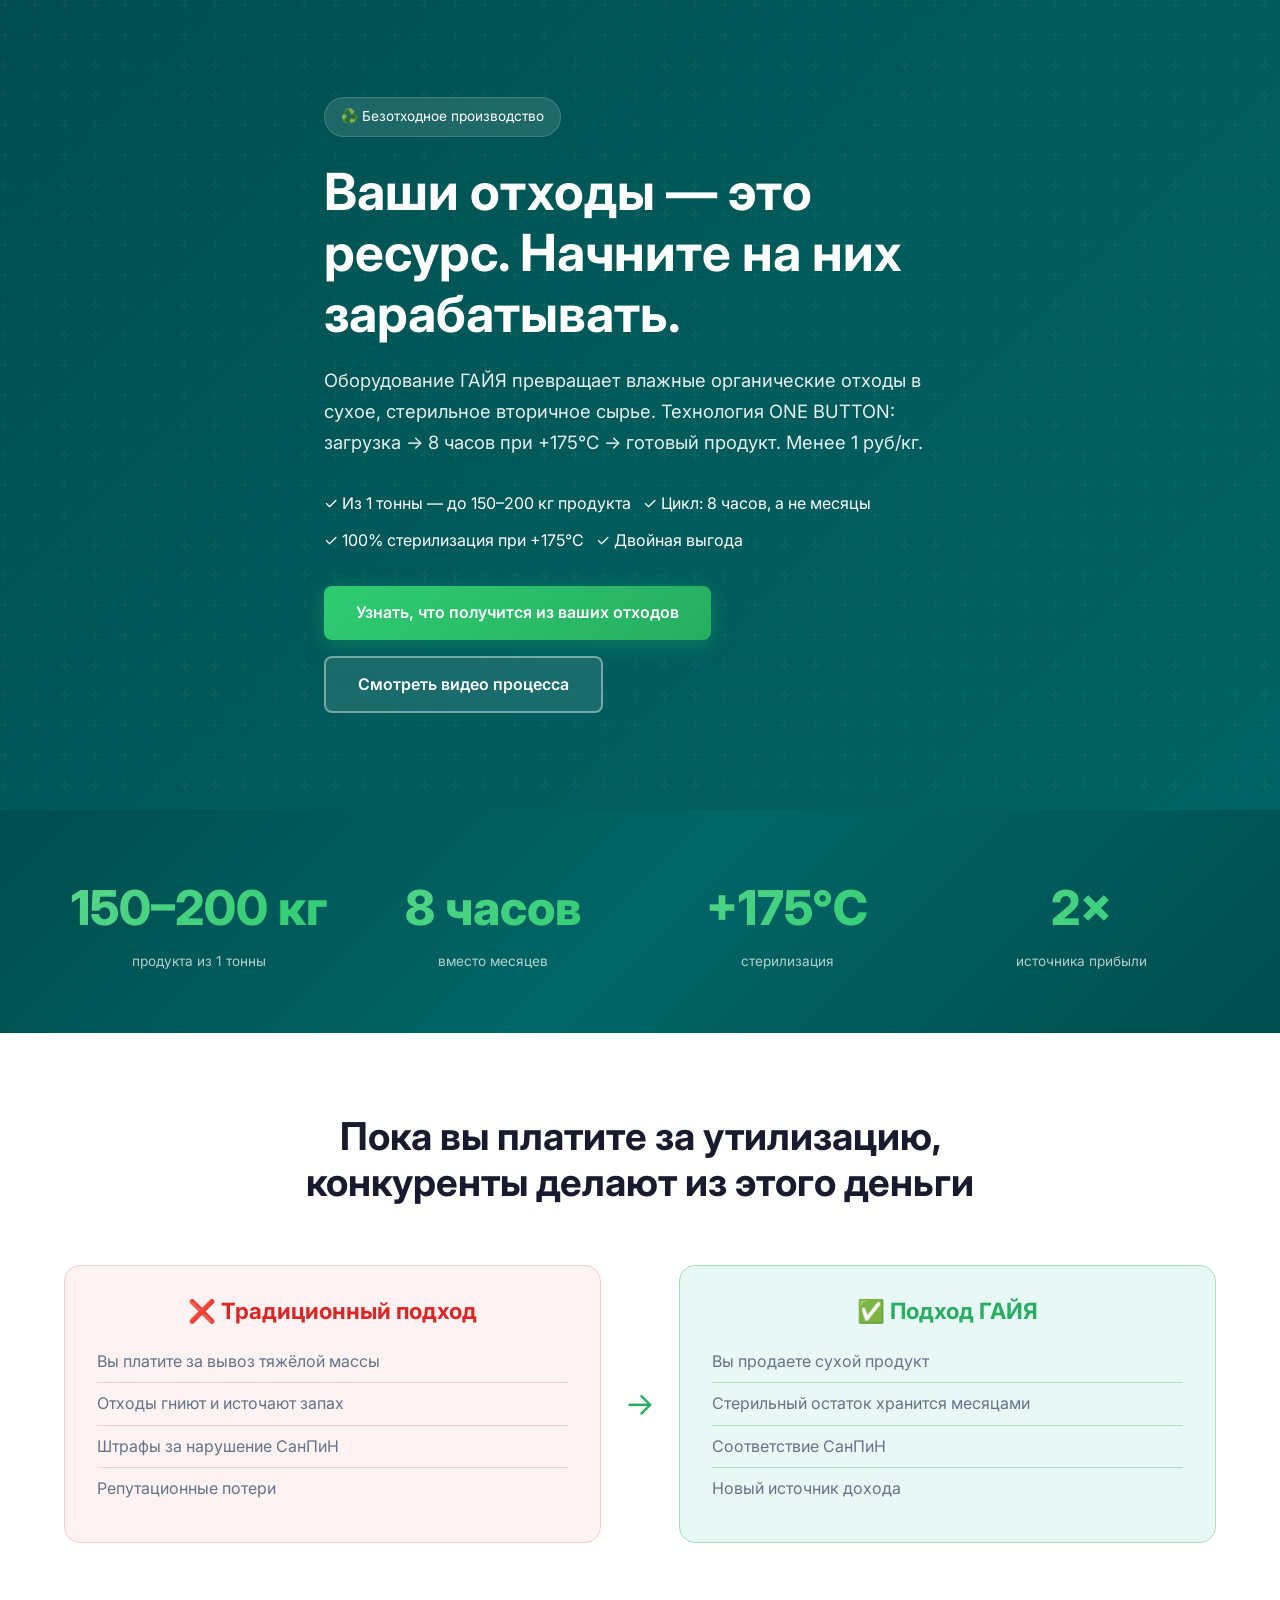
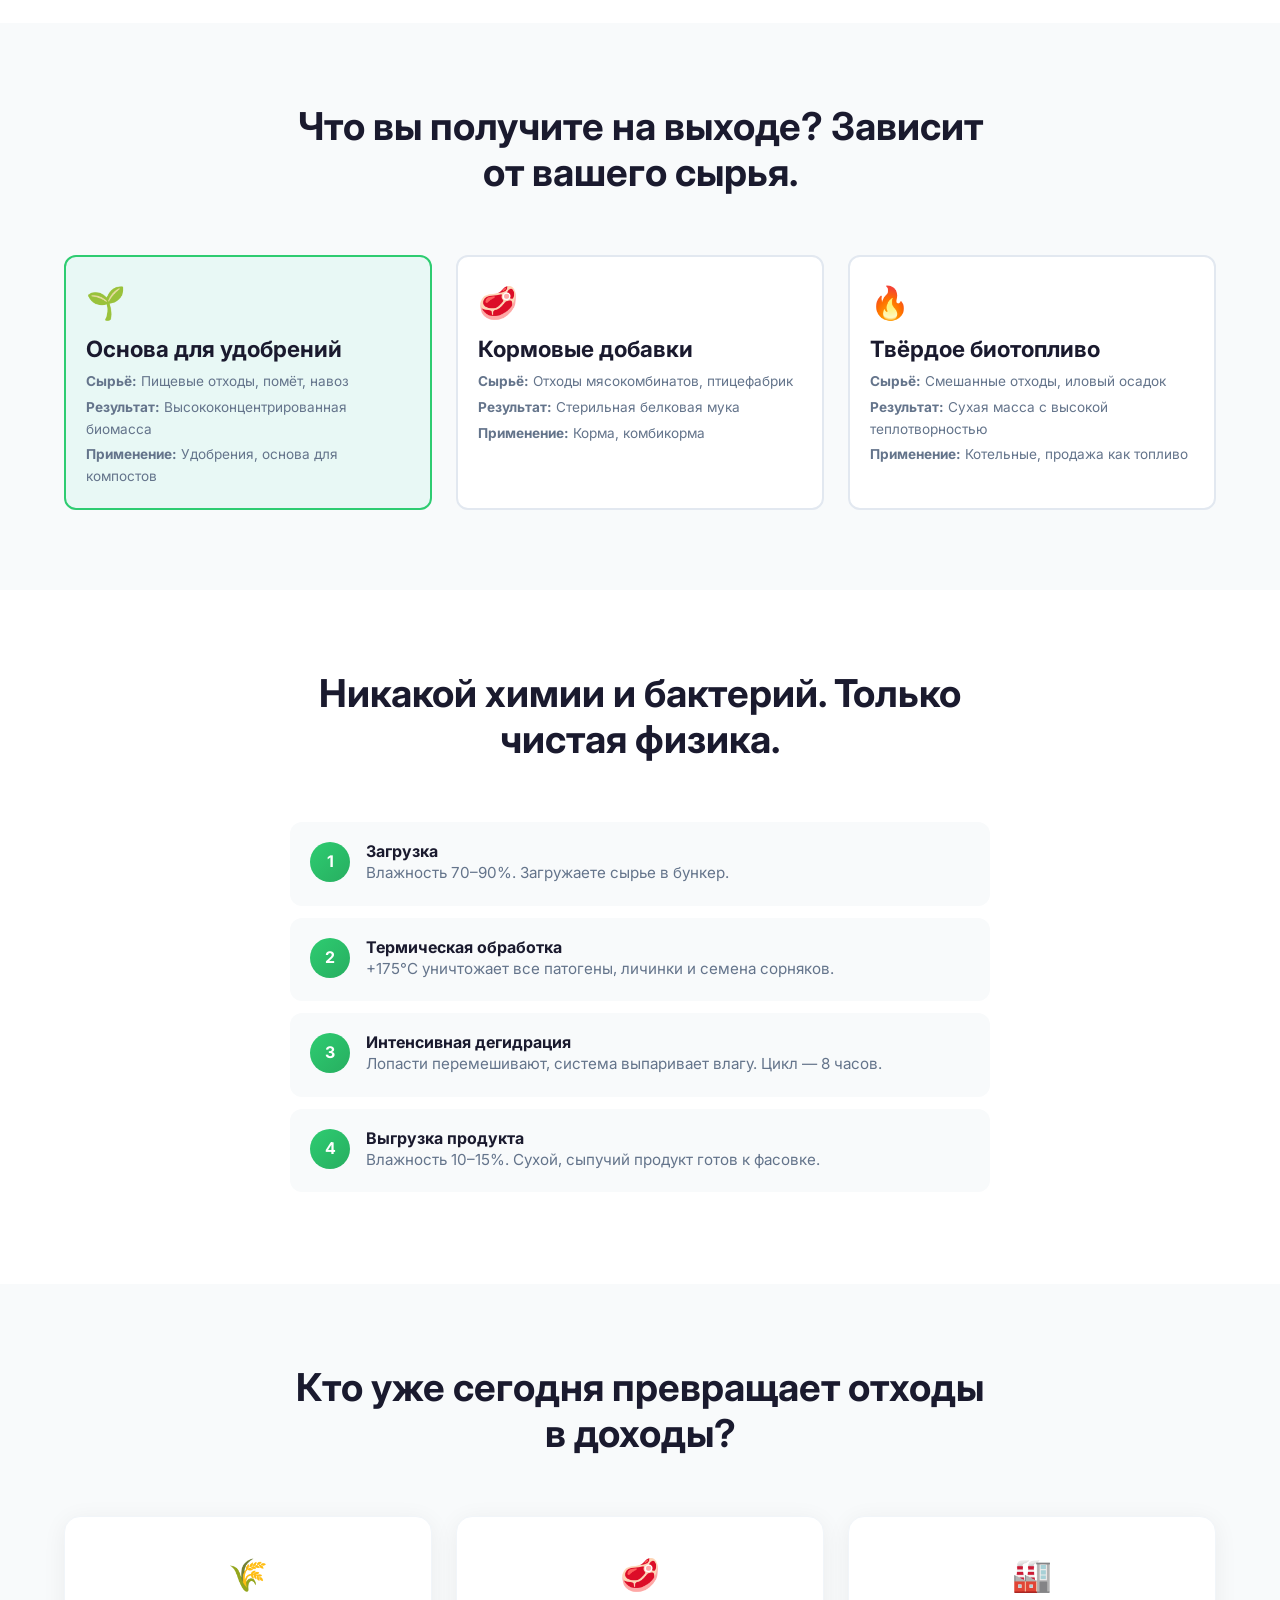
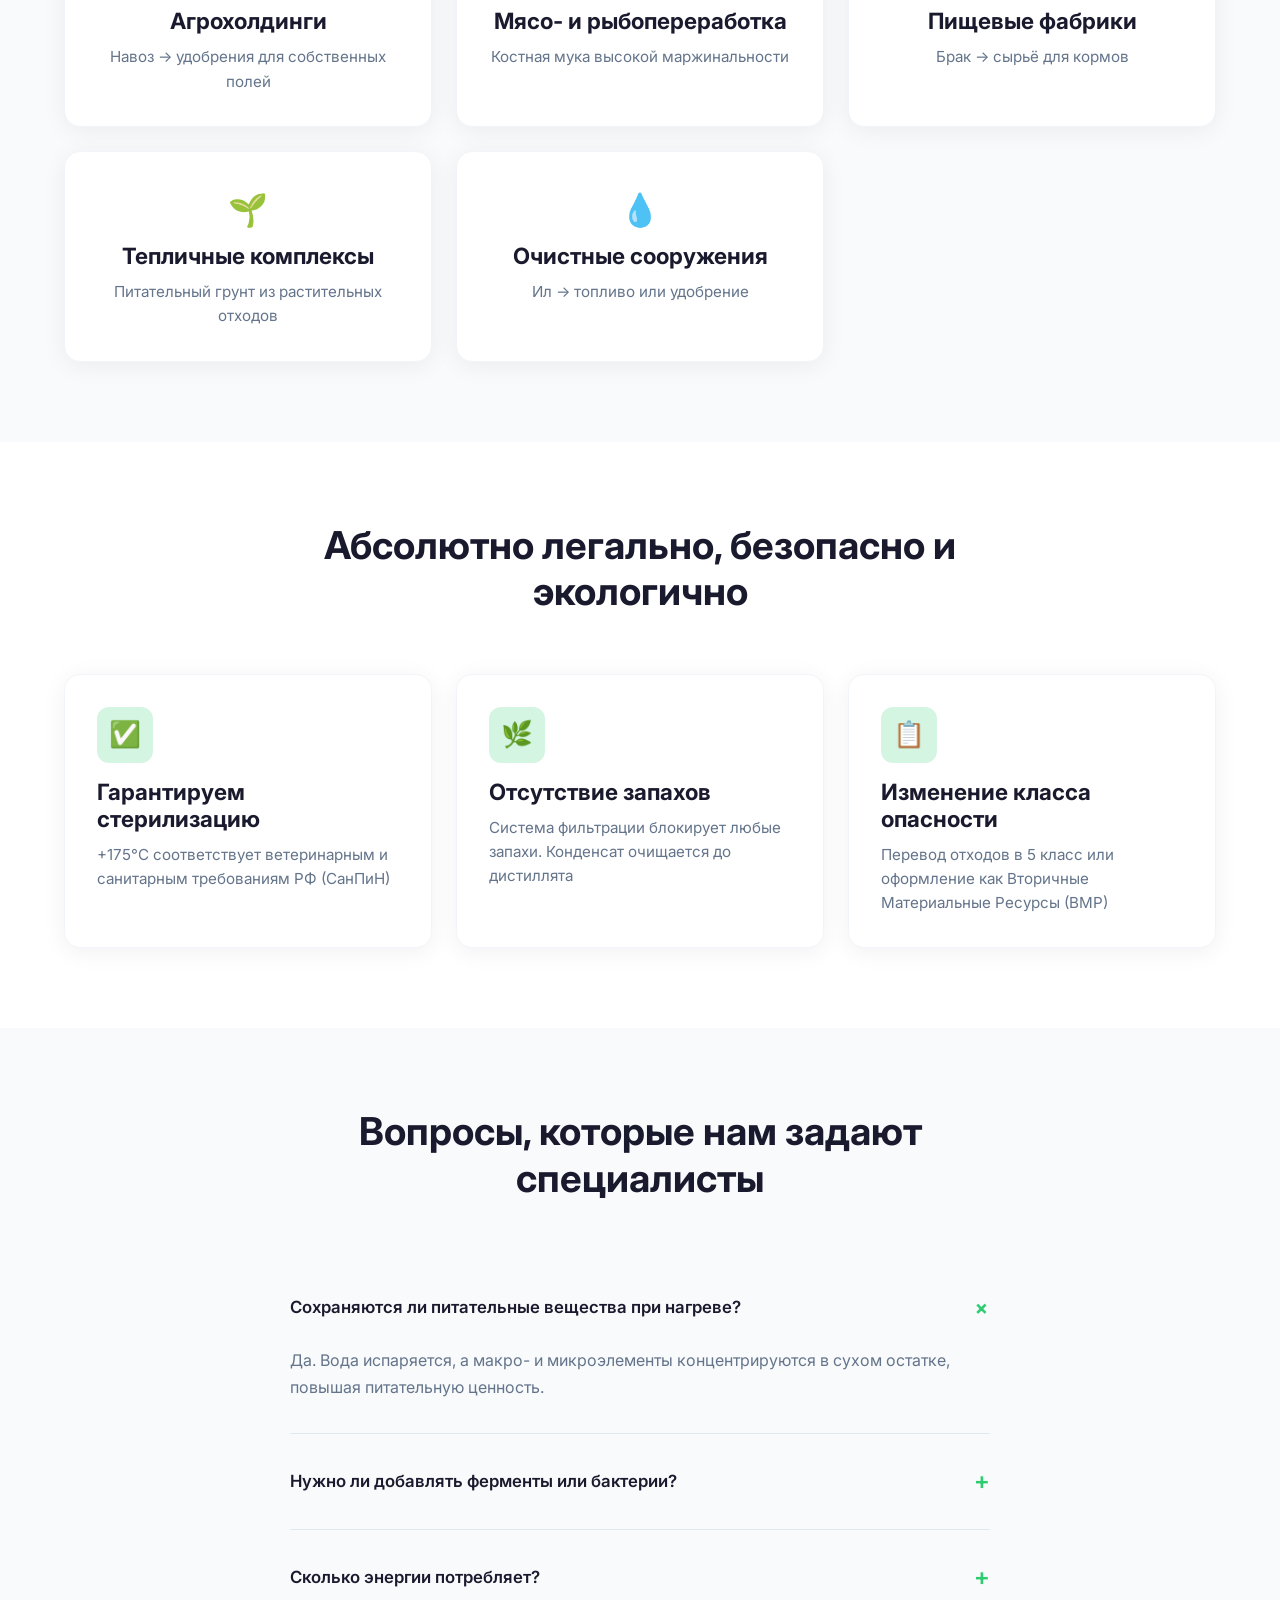
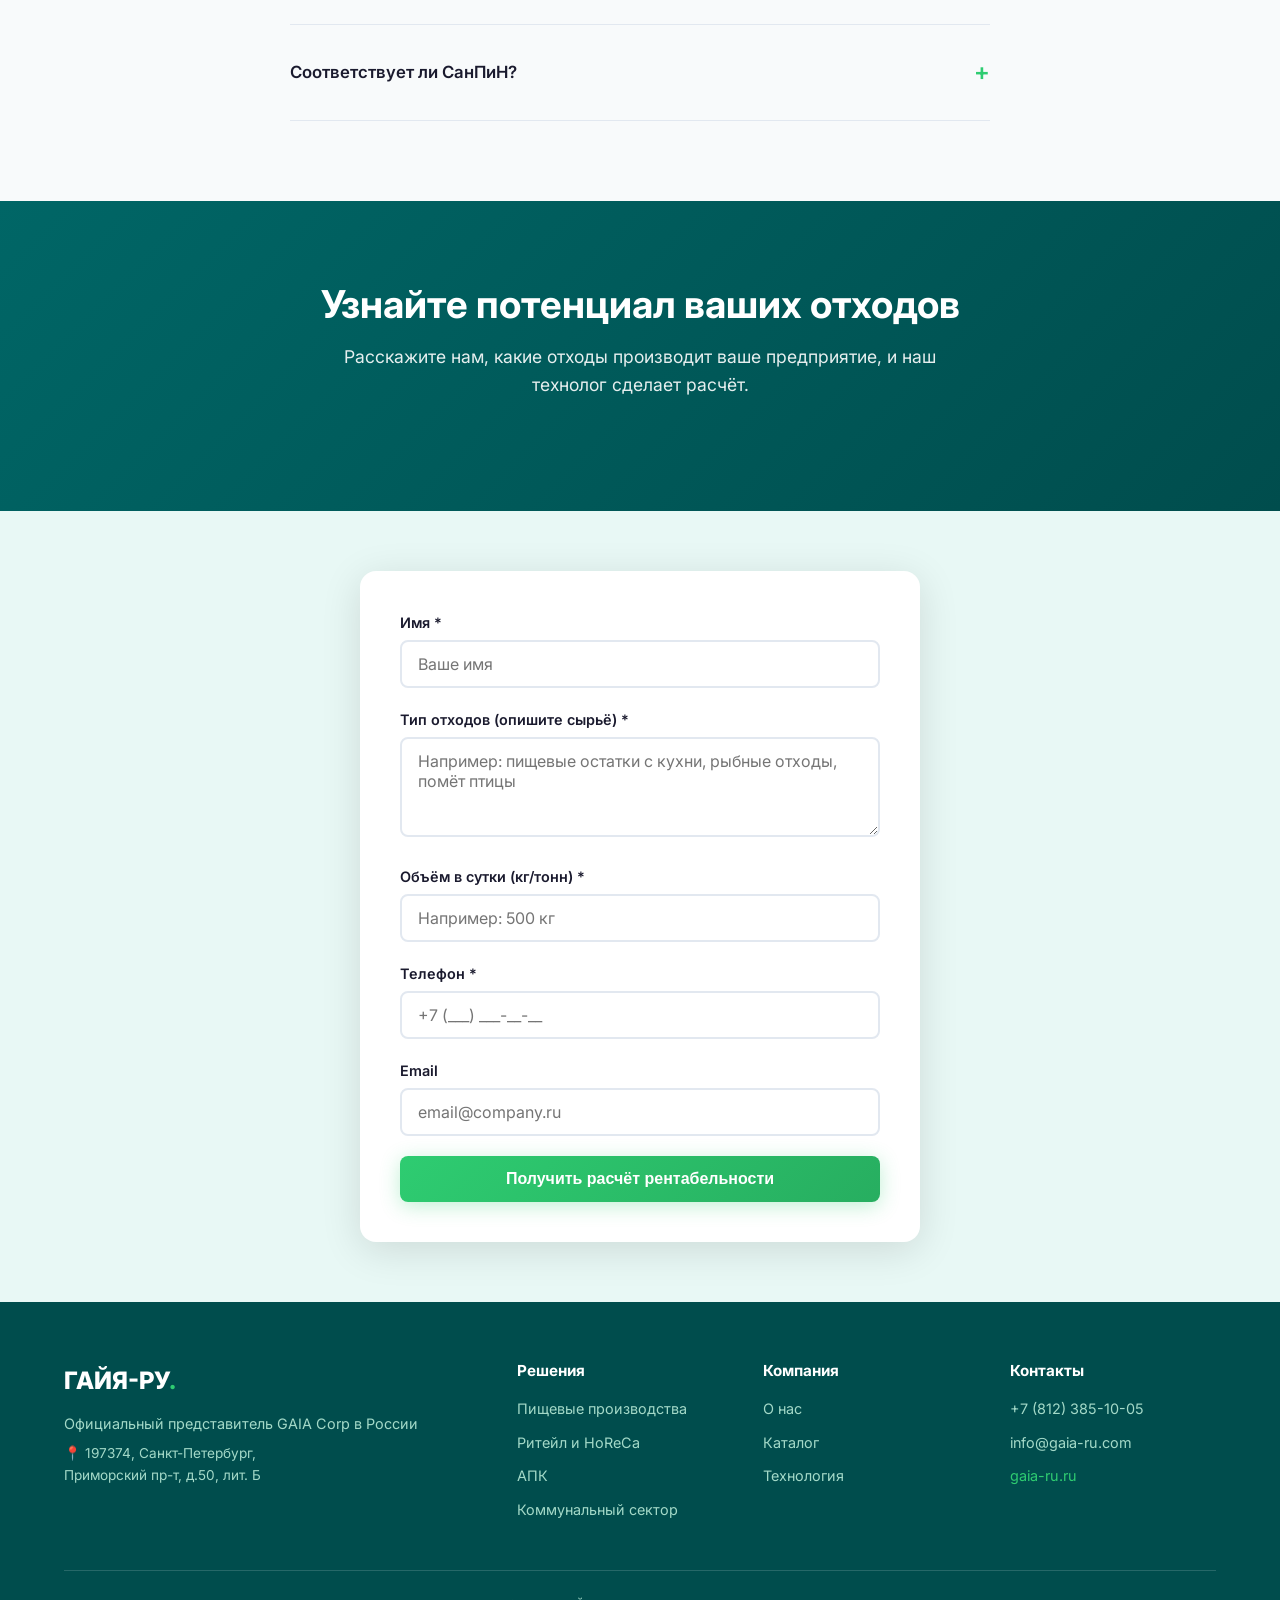
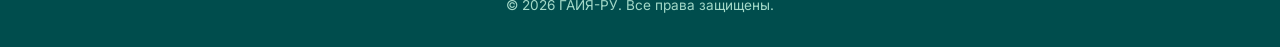
<file: landing-9-product.html>
<!DOCTYPE html>
<html lang="ru">
<head>
<meta charset="UTF-8">
<meta name="viewport" content="width=device-width,initial-scale=1">
<title>Переработка органических отходов в удобрения и биотопливо — ГАЙЯ-РУ</title>
<meta name="description" content="Оборудование ГАЙЯ превращает влажную органику в ценное вторичное сырье: удобрения, кормовые добавки или топливо. Менее 1 руб/кг. 22+ объектов.">
<link rel="preconnect" href="https://fonts.googleapis.com">
<link href="https://fonts.googleapis.com/css2?family=Inter:wght@400;500;600;700;800&display=swap" rel="stylesheet">
<link rel="stylesheet" href="common.css">
<link rel="canonical" href="https://gaia-group.ru/lend/landing-9-product.html">
<meta property="og:title" content="Переработка органических отходов в удобрения и биотопливо — ГАЙЯ-РУ">
<meta property="og:description" content="Оборудование ГАЙЯ превращает влажную органику в ценное вторичное сырье: удобрения, кормовые добавки или топливо. Менее 1 руб/кг. 22+ объектов.">
<meta property="og:type" content="website">
<meta property="og:url" content="https://gaia-group.ru/lend/landing-9-product.html">
<meta property="og:locale" content="ru_RU">
<meta property="og:site_name" content="ГАЙЯ-РУ">
<script type="application/ld+json">
[{"@context":"https://schema.org","@type":"Organization","name":"ГАЙЯ-РУ","url":"https://gaia-group.ru/","email":"info@gaia-ru.com","telephone":"+7 (812) 385 10 05","address":{"@type":"PostalAddress","streetAddress":"Приморский пр-т, д.50, лит. Б","postalCode":"197374","addressLocality":"Санкт-Петербург","addressCountry":"RU"}},{"@context":"https://schema.org","@type":"WebPage","name":"Переработка органических отходов в удобрения и биотопливо — ГАЙЯ-РУ","description":"Оборудование ГАЙЯ превращает влажную органику в ценное вторичное сырье: удобрения, кормовые добавки или топливо. Менее 1 руб/кг. 22+ объектов.","url":"https://gaia-group.ru/lend/landing-9-product.html","isPartOf":{"@type":"WebSite","name":"ГАЙЯ-РУ","url":"https://gaia-group.ru/"}}]
</script>
<style>
.hero-product{background:linear-gradient(135deg,#004d4d 0%,#006666 50%,#004d4d 100%)}
.hero-product::before{background:linear-gradient(135deg,rgba(0,77,77,.95),rgba(0,102,102,.85))}
.product-tab{padding:20px;border-radius:12px;border:2px solid #e2e8f0;background:#fff;cursor:pointer;transition:all .3s}
.product-tab:hover{border-color:#2ecc71;background:#e8f8f5}
.product-tab.active{border-color:#2ecc71;background:#e8f8f5}
.product-tab .tab-icon{font-size:2rem;margin-bottom:8px}
.econ-row{display:grid;grid-template-columns:1fr auto 1fr;gap:24px;align-items:center;text-align:center}
.econ-box{padding:32px;border-radius:16px}
.econ-box.loss{background:#fef2f2;border:1px solid #fecaca}
.econ-box.profit{background:#e8f8f5;border:1px solid #a9dfbf}
.process-step{display:flex;gap:16px;align-items:flex-start;padding:20px;background:#f8fafb;border-radius:12px;margin-bottom:12px}
.process-num{width:40px;height:40px;background:linear-gradient(135deg,#2ecc71,#27ae60);color:#fff;border-radius:50%;display:flex;align-items:center;justify-content:center;font-weight:700;flex-shrink:0}
@media(max-width:768px){.econ-row{grid-template-columns:1fr}}
</style>
</head>
<body>

<!-- Hero -->
<section class="hero hero-product">
<div class="hero-bg"></div>
<div class="container hero-content">
<div class="hero-badge">♻️ Безотходное производство</div>
<h1>Ваши отходы — это ресурс. Начните на них зарабатывать.</h1>
<p>Оборудование ГАЙЯ превращает влажные органические отходы в сухое, стерильное вторичное сырье. Технология ONE BUTTON: загрузка → 8 часов при +175°C → готовый продукт. Менее 1 руб/кг.</p>
<div style="display:flex;flex-wrap:wrap;gap:12px;margin-bottom:32px">
<div class="eco-badge">✓ Из 1 тонны — до 150–200 кг продукта</div>
<div class="eco-badge">✓ Цикл: 8 часов, а не месяцы</div>
<div class="eco-badge">✓ 100% стерилизация при +175°C</div>
<div class="eco-badge">✓ Двойная выгода</div>
</div>
<div class="hero-buttons">
<a href="#product" class="btn btn-primary">Узнать, что получится из ваших отходов</a>
<a href="https://gaia-ru.ru/videos.html" class="btn btn-secondary" target="_blank">Смотреть видео процесса</a>
</div>
</div>
</section>

<!-- Stats -->
<section class="stats">
<div class="container">
<div class="grid-4">
<div class="stat-item"><div class="stat-number">150–200 кг</div><div class="stat-label">продукта из 1 тонны</div></div>
<div class="stat-item"><div class="stat-number">8 часов</div><div class="stat-label">вместо месяцев</div></div>
<div class="stat-item"><div class="stat-number">+175°C</div><div class="stat-label">стерилизация</div></div>
<div class="stat-item"><div class="stat-number">2×</div><div class="stat-label">источника прибыли</div></div>
</div>
</div>
</section>

<!-- Paradigm shift -->
<section>
<div class="container">
<div class="section-header">
<h2>Пока вы платите за утилизацию, конкуренты делают из этого деньги</h2>
</div>
<div class="econ-row">
<div class="econ-box loss">
<h3 style="color:#dc2626;margin-bottom:16px">❌ Традиционный подход</h3>
<ul style="text-align:left;color:#64748b">
<li style="padding:8px 0;border-bottom:1px solid #fecaca">Вы платите за вывоз тяжёлой массы</li>
<li style="padding:8px 0;border-bottom:1px solid #fecaca">Отходы гниют и источают запах</li>
<li style="padding:8px 0;border-bottom:1px solid #fecaca">Штрафы за нарушение СанПиН</li>
<li style="padding:8px 0">Репутационные потери</li>
</ul>
</div>
<div style="font-size:2rem;color:#27ae60">→</div>
<div class="econ-box profit">
<h3 style="color:#27ae60;margin-bottom:16px">✅ Подход ГАЙЯ</h3>
<ul style="text-align:left;color:#64748b">
<li style="padding:8px 0;border-bottom:1px solid #a9dfbf">Вы продаете сухой продукт</li>
<li style="padding:8px 0;border-bottom:1px solid #a9dfbf">Стерильный остаток хранится месяцами</li>
<li style="padding:8px 0;border-bottom:1px solid #a9dfbf">Соответствие СанПиН</li>
<li style="padding:8px 0">Новый источник дохода</li>
</ul>
</div>
</div>
</div>
</section>

<!-- Product Matrix -->
<section style="background:#f8fafb" id="product">
<div class="container">
<div class="section-header">
<h2>Что вы получите на выходе? Зависит от вашего сырья.</h2>
</div>
<div class="grid-3">
<div class="product-tab active">
<div class="tab-icon">🌱</div>
<h3>Основа для удобрений</h3>
<p style="font-size:.85rem;color:#64748b;margin-top:8px"><strong>Сырьё:</strong> Пищевые отходы, помёт, навоз</p>
<p style="font-size:.85rem;color:#64748b;margin-top:4px"><strong>Результат:</strong> Высококонцентрированная биомасса</p>
<p style="font-size:.85rem;color:#64748b;margin-top:4px"><strong>Применение:</strong> Удобрения, основа для компостов</p>
</div>
<div class="product-tab">
<div class="tab-icon">🥩</div>
<h3>Кормовые добавки</h3>
<p style="font-size:.85rem;color:#64748b;margin-top:8px"><strong>Сырьё:</strong> Отходы мясокомбинатов, птицефабрик</p>
<p style="font-size:.85rem;color:#64748b;margin-top:4px"><strong>Результат:</strong> Стерильная белковая мука</p>
<p style="font-size:.85rem;color:#64748b;margin-top:4px"><strong>Применение:</strong> Корма, комбикорма</p>
</div>
<div class="product-tab">
<div class="tab-icon">🔥</div>
<h3>Твёрдое биотопливо</h3>
<p style="font-size:.85rem;color:#64748b;margin-top:8px"><strong>Сырьё:</strong> Смешанные отходы, иловый осадок</p>
<p style="font-size:.85rem;color:#64748b;margin-top:4px"><strong>Результат:</strong> Сухая масса с высокой теплотворностью</p>
<p style="font-size:.85rem;color:#64748b;margin-top:4px"><strong>Применение:</strong> Котельные, продажа как топливо</p>
</div>
</div>
</div>
</section>

<!-- How it works -->
<section>
<div class="container">
<div class="section-header">
<h2>Никакой химии и бактерий. Только чистая физика.</h2>
</div>
<div style="max-width:700px;margin:0 auto">
<div class="process-step"><div class="process-num">1</div><div><h4>Загрузка</h4><p style="color:#64748b;font-size:.95rem">Влажность 70–90%. Загружаете сырье в бункер.</p></div></div>
<div class="process-step"><div class="process-num">2</div><div><h4>Термическая обработка</h4><p style="color:#64748b;font-size:.95rem">+175°C уничтожает все патогены, личинки и семена сорняков.</p></div></div>
<div class="process-step"><div class="process-num">3</div><div><h4>Интенсивная дегидрация</h4><p style="color:#64748b;font-size:.95rem">Лопасти перемешивают, система выпаривает влагу. Цикл — 8 часов.</p></div></div>
<div class="process-step"><div class="process-num">4</div><div><h4>Выгрузка продукта</h4><p style="color:#64748b;font-size:.95rem">Влажность 10–15%. Сухой, сыпучий продукт готов к фасовке.</p></div></div>
</div>
</div>
</section>

<!-- For whom -->
<section style="background:#f8fafb">
<div class="container">
<div class="section-header">
<h2>Кто уже сегодня превращает отходы в доходы?</h2>
</div>
<div class="grid-3">
<div class="card" style="text-align:center"><div style="font-size:2rem;margin-bottom:8px">🌾</div><h3>Агрохолдинги</h3><p>Навоз → удобрения для собственных полей</p></div>
<div class="card" style="text-align:center"><div style="font-size:2rem;margin-bottom:8px">🥩</div><h3>Мясо- и рыбопереработка</h3><p>Костная мука высокой маржинальности</p></div>
<div class="card" style="text-align:center"><div style="font-size:2rem;margin-bottom:8px">🏭</div><h3>Пищевые фабрики</h3><p>Брак → сырьё для кормов</p></div>
<div class="card" style="text-align:center"><div style="font-size:2rem;margin-bottom:8px">🌱</div><h3>Тепличные комплексы</h3><p>Питательный грунт из растительных отходов</p></div>
<div class="card" style="text-align:center"><div style="font-size:2rem;margin-bottom:8px">💧</div><h3>Очистные сооружения</h3><p>Ил → топливо или удобрение</p></div>
</div>
</div>
</section>

<!-- Safety -->
<section>
<div class="container">
<div class="section-header">
<h2>Абсолютно легально, безопасно и экологично</h2>
</div>
<div class="grid-3">
<div class="card"><div class="card-icon" style="background:#d5f5e3;color:#27ae60">✅</div><h3>Гарантируем стерилизацию</h3><p>+175°C соответствует ветеринарным и санитарным требованиям РФ (СанПиН)</p></div>
<div class="card"><div class="card-icon" style="background:#d5f5e3;color:#27ae60">🌿</div><h3>Отсутствие запахов</h3><p>Система фильтрации блокирует любые запахи. Конденсат очищается до дистиллята</p></div>
<div class="card"><div class="card-icon" style="background:#d5f5e3;color:#27ae60">📋</div><h3>Изменение класса опасности</h3><p>Перевод отходов в 5 класс или оформление как Вторичные Материальные Ресурсы (ВМР)</p></div>
</div>
</div>
</section>

<!-- FAQ -->
<section style="background:#f8fafb">
<div class="container">
<div class="section-header">
<h2>Вопросы, которые нам задают специалисты</h2>
</div>
<div style="max-width:700px;margin:0 auto">
<details class="faq-item" open>
<summary>Сохраняются ли питательные вещества при нагреве?</summary>
<p>Да. Вода испаряется, а макро- и микроэлементы концентрируются в сухом остатке, повышая питательную ценность.</p>
</details>
<details class="faq-item">
<summary>Нужно ли добавлять ферменты или бактерии?</summary>
<p>Нет. ГАЙЯ использует термическую сушку — физический процесс. Расходные материалы не нужны.</p>
</details>
<details class="faq-item">
<summary>Сколько энергии потребляет?</summary>
<p>Зависит от модели: от 40 кВт·ч/сутки (GC-50, 50 кг) до 1600 кВт·ч/сутки (GC-2000, 2 тонны).</p>
</details>
<details class="faq-item">
<summary>Соответствует ли СанПиН?</summary>
<p>Да. Все установки ГАЙЯ полностью соответствуют требованиям СанПиН и имеют все необходимые сертификаты.</p>
</details>
</div>
</div>
</section>

<!-- CTA -->
<section class="cta-section" id="cta">
<div class="container">
<h2>Узнайте потенциал ваших отходов</h2>
<p>Расскажите нам, какие отходы производит ваше предприятие, и наш технолог сделает расчёт.</p>
</div>
</section>
<section id="form" style="padding:60px 0;background:#e8f8f5">
<div class="container">
<div class="form-card">
<div class="form-group"><label>Имя *</label><input type="text" placeholder="Ваше имя"></div>
<div class="form-group"><label>Тип отходов (опишите сырьё) *</label><textarea placeholder="Например: пищевые остатки с кухни, рыбные отходы, помёт птицы"></textarea></div>
<div class="form-group"><label>Объём в сутки (кг/тонн) *</label><input type="text" placeholder="Например: 500 кг"></div>
<div class="form-group"><label>Телефон *</label><input type="tel" placeholder="+7 (___) ___-__-__"></div>
<div class="form-group"><label>Email</label><input type="email" placeholder="email@company.ru"></div>
<div style="text-align:center"><button class="btn btn-primary" style="width:100%">Получить расчёт рентабельности</button></div>
</div>
</div>
</section>

<!-- Footer -->
<footer class="footer">
<div class="container">
<div class="footer-grid">
<div>
<div class="footer-brand">ГАЙЯ-РУ<span>.</span></div>
<p style="font-size:.9rem;margin-top:8px">Официальный представитель GAIA Corp в России</p>
<p style="font-size:.85rem;margin-top:8px">📍 197374, Санкт-Петербург,<br>Приморский пр-т, д.50, лит. Б</p>
</div>
<div><h4>Решения</h4><ul><li><a href="landing-1-food.html">Пищевые производства</a></li><li><a href="landing-2-retail.html">Ритейл и HoReCa</a></li><li><a href="landing-4-agro.html">АПК</a></li><li><a href="landing-3-gov.html">Коммунальный сектор</a></li></ul></div>
<div><h4>Компания</h4><ul><li><a href="https://gaia-ru.ru/about.html" target="_blank">О нас</a></li><li><a href="https://gaia-ru.ru/catalog.html" target="_blank">Каталог</a></li><li><a href="https://gaia-ru.ru/technology.html" target="_blank">Технология</a></li></ul></div>
<div><h4>Контакты</h4><ul><li><a href="tel:+78123851005">+7 (812) 385-10-05</a></li><li><a href="mailto:info@gaia-ru.com">info@gaia-ru.com</a></li><li><a href="https://gaia-ru.ru" target="_blank" style="color:#2ecc71">gaia-ru.ru</a></li></ul></div>
</div>
<div class="footer-bottom">© 2026 ГАЙЯ-РУ. Все права защищены.</div>
</div>
</footer>

</body>
</html>
</file>
<file: common.css>
/* ГАЙЯ-РУ Landing Pages — Shared Styles */
/* Brand Colors: #2ecc71 (primary), #006666 (dark teal), #004d4d, #3498db (blue) */
/* Reset & Base */
*,*::before,*::after{box-sizing:border-box;margin:0;padding:0}
html{scroll-behavior:smooth;font-size:16px}
body{font-family:'Inter',-apple-system,BlinkMacSystemFont,'Segoe UI',sans-serif;color:#1a1a2e;background:#fff;line-height:1.6;-webkit-font-smoothing:antialiased;overflow-x:hidden}
img{max-width:100%;display:block}
a{text-decoration:none;color:inherit}
ul{list-style:none}

/* Typography */
h1,h2,h3,h4{font-weight:700;line-height:1.2}
h1{font-size:clamp(1.8rem,4vw,3.2rem)}
h2{font-size:clamp(1.4rem,3vw,2.4rem)}
h3{font-size:clamp(1rem,2vw,1.4rem)}

/* Container */
.container{max-width:1200px;margin:0 auto;padding:0 24px}

/* Buttons */
.btn{display:inline-flex;align-items:center;justify-content:center;padding:14px 32px;border-radius:8px;font-weight:600;font-size:1rem;transition:all .3s ease;border:none;cursor:pointer;gap:8px}
.btn-primary{background:linear-gradient(135deg,#2ecc71,#27ae60);color:#fff;box-shadow:0 4px 20px rgba(46,204,113,.3)}
.btn-primary:hover{transform:translateY(-2px);box-shadow:0 8px 30px rgba(46,204,113,.4)}
.btn-secondary{background:rgba(255,255,255,.1);color:#fff;border:2px solid rgba(255,255,255,.4);backdrop-filter:blur(4px)}
.btn-secondary:hover{background:rgba(255,255,255,.2);border-color:#fff}
.btn-outline{background:transparent;color:#27ae60;border:2px solid #27ae60}
.btn-outline:hover{background:#27ae60;color:#fff}
.btn-white{background:#fff;color:#006666;box-shadow:0 4px 20px rgba(0,0,0,.1)}
.btn-white:hover{transform:translateY(-2px);box-shadow:0 8px 30px rgba(0,0,0,.15)}
.btn-sm{padding:10px 24px;font-size:.9rem}

/* Sections */
section{padding:80px 0}
.section-header{text-align:center;max-width:700px;margin:0 auto 60px}
.section-header h2{margin-bottom:16px;color:#1a1a2e}
.section-header p{font-size:1.1rem;color:#64748b}

/* Cards */
.card{background:#fff;border-radius:16px;padding:32px;box-shadow:0 4px 24px rgba(0,0,0,.06);transition:all .3s ease;border:1px solid #f1f5f9}
.card:hover{transform:translateY(-4px);box-shadow:0 12px 40px rgba(0,0,0,.1)}
.card-icon{width:56px;height:56px;border-radius:12px;display:flex;align-items:center;justify-content:center;font-size:1.6rem;margin-bottom:16px}
.card h3{margin-bottom:10px;color:#1a1a2e}
.card p{color:#64748b;font-size:.95rem}

/* Grid layouts */
.grid-2{display:grid;grid-template-columns:repeat(2,1fr);gap:32px}
.grid-3{display:grid;grid-template-columns:repeat(3,1fr);gap:24px}
.grid-4{display:grid;grid-template-columns:repeat(4,1fr);gap:24px}

/* Hero */
.hero{position:relative;min-height:90vh;display:flex;align-items:center;overflow:hidden;color:#fff}
.hero-bg{position:absolute;inset:0;z-index:0}
.hero-bg::before{content:'';position:absolute;inset:0;background:linear-gradient(135deg,rgba(0,77,77,.92),rgba(0,102,102,.88));z-index:1}
.hero-bg::after{content:'';position:absolute;inset:0;background:url("data:image/svg+xml,%3Csvg width='60' height='60' viewBox='0 0 60 60' xmlns='http://www.w3.org/2000/svg'%3E%3Cg fill='none' fill-rule='evenodd'%3E%3Cg fill='%23ffffff' fill-opacity='0.03'%3E%3Cpath d='M36 34v-4h-2v4h-4v2h4v4h2v-4h4v-2h-4zm0-30V0h-2v4h-4v2h4v4h2V6h4V4h-4zM6 34v-4H4v4H0v2h4v4h2v-4h4v-2H6zM6 4V0H4v4H0v2h4v4h2V6h4V4H6z'/%3E%3C/g%3E%3C/g%3E%3C/svg%3E");z-index:1}
.hero-content{position:relative;z-index:2;max-width:680px}
.hero-badge{display:inline-flex;align-items:center;gap:8px;background:rgba(255,255,255,.12);backdrop-filter:blur(8px);padding:8px 16px;border-radius:100px;font-size:.85rem;margin-bottom:24px;border:1px solid rgba(255,255,255,.15)}
.hero h1{margin-bottom:20px}
.hero p{font-size:1.15rem;opacity:.9;margin-bottom:32px;line-height:1.7}
.hero-buttons{display:flex;gap:16px;flex-wrap:wrap}

/* Features strip */
.features-strip{background:#f8fafb;border-bottom:1px solid #e2e8f0;padding:48px 0}
.features-strip .grid-4{gap:20px}
.feature-item{display:flex;align-items:flex-start;gap:12px}
.feature-check{width:24px;height:24px;background:#d5f5e3;border-radius:50%;display:flex;align-items:center;justify-content:center;flex-shrink:0;color:#27ae60;font-size:.75rem;margin-top:2px}
.feature-item span{font-size:.95rem;color:#334155;font-weight:500}

/* Stat counters */
.stats{background:linear-gradient(135deg,#004d4d,#006666,#004d4d);color:#fff;padding:60px 0}
.stat-item{text-align:center}
.stat-number{font-size:clamp(1.8rem,4vw,3rem);font-weight:800;background:linear-gradient(135deg,#58d68d,#2ecc71);-webkit-background-clip:text;-webkit-text-fill-color:transparent;background-clip:text}
.stat-label{font-size:.85rem;opacity:.7;margin-top:4px}

/* Table */
.table-wrapper{overflow-x:auto;border-radius:12px;box-shadow:0 4px 24px rgba(0,0,0,.06);-webkit-overflow-scrolling:touch}
table{width:100%;border-collapse:collapse;min-width:500px}
thead{background:linear-gradient(135deg,#006666,#004d4d);color:#fff}
th{padding:14px 20px;text-align:left;font-weight:600;font-size:.85rem;white-space:nowrap}
td{padding:14px 20px;border-bottom:1px solid #f1f5f9;font-size:.9rem;color:#334155}
tbody tr:hover{background:#e8f8f5}
tbody tr:last-child td{border-bottom:none}

/* Before/After */
.before-after{display:grid;grid-template-columns:1fr auto 1fr;gap:32px;align-items:center}
.ba-card{border-radius:16px;padding:40px 32px;text-align:center}
.ba-before{background:linear-gradient(135deg,#fef2f2,#fee2e2);border:1px solid #fecaca}
.ba-after{background:linear-gradient(135deg,#e8f8f5,#d5f5e3);border:1px solid #a9dfbf}
.ba-arrow{font-size:2rem;color:#27ae60}
.ba-label{font-weight:700;font-size:1.1rem;margin-bottom:12px}
.ba-value{font-size:2.4rem;font-weight:800}
.ba-before .ba-value{color:#dc2626}
.ba-after .ba-value{color:#27ae60}

/* Steps */
.steps{display:flex;gap:0;counter-reset:step}
.step{flex:1;padding:32px 24px;text-align:center;position:relative;background:#f8fafb;border:1px solid #e2e8f0;counter-increment:step}
.step::before{content:counter(step);width:40px;height:40px;background:linear-gradient(135deg,#2ecc71,#27ae60);color:#fff;border-radius:50%;display:flex;align-items:center;justify-content:center;font-weight:700;font-size:1rem;margin:0 auto 16px}
.step h4{margin-bottom:8px;font-size:1rem}
.step p{font-size:.85rem;color:#64748b}

/* Testimonial */
.testimonial{background:#f8fafb;border-radius:16px;padding:48px;position:relative}
.testimonial::before{content:'\201C';font-size:6rem;color:#2ecc71;opacity:.2;position:absolute;top:-10px;left:24px;font-family:Georgia,serif}
.testimonial blockquote{font-size:1.15rem;color:#334155;line-height:1.8;position:relative;z-index:1}
.testimonial-author{margin-top:24px;font-weight:600;color:#1a1a2e}
.testimonial-role{font-size:.9rem;color:#64748b}

/* CTA section */
.cta-section{background:linear-gradient(135deg,#006666,#004d4d);color:#fff;padding:80px 0;text-align:center}
.cta-section h2{color:#fff;margin-bottom:16px}
.cta-section p{opacity:.9;max-width:600px;margin:0 auto 32px;font-size:1.1rem}

/* Form */
.form-card{background:#fff;border-radius:16px;padding:40px;box-shadow:0 8px 40px rgba(0,0,0,.12);max-width:560px;margin:0 auto}
.form-group{margin-bottom:20px}
.form-group label{display:block;font-weight:600;font-size:.9rem;margin-bottom:6px;color:#1a1a2e}
.form-group input,.form-group select,.form-group textarea{width:100%;padding:12px 16px;border:2px solid #e2e8f0;border-radius:8px;font-size:1rem;font-family:inherit;transition:border-color .3s;-webkit-appearance:none;appearance:none}
.form-group input:focus,.form-group select:focus,.form-group textarea:focus{outline:none;border-color:#2ecc71}
.form-group textarea{resize:vertical;min-height:100px}

/* FAQ */
.faq-item{border-bottom:1px solid #e2e8f0;padding:20px 0}
.faq-item summary{font-weight:600;font-size:1.05rem;cursor:pointer;padding:8px 0;color:#1a1a2e;list-style:none;display:flex;justify-content:space-between;align-items:center;gap:12px}
.faq-item summary::after{content:'+';font-size:1.5rem;color:#2ecc71;transition:transform .3s;flex-shrink:0}
.faq-item[open] summary::after{transform:rotate(45deg)}
.faq-item p{padding:12px 0;color:#64748b;line-height:1.7}

/* Footer */
.footer{background:#004d4d;color:#a3d9c8;padding:60px 0 30px}
.footer-grid{display:grid;grid-template-columns:2fr 1fr 1fr 1fr;gap:40px;margin-bottom:40px}
.footer-brand{font-size:1.5rem;font-weight:800;color:#fff;margin-bottom:12px}
.footer-brand span{color:#2ecc71}
.footer h4{color:#fff;font-size:.95rem;margin-bottom:16px}
.footer ul li{margin-bottom:8px}
.footer ul li a{font-size:.9rem;transition:color .3s;color:#a3d9c8}
.footer ul li a:hover{color:#2ecc71}
.footer-bottom{border-top:1px solid rgba(255,255,255,.15);padding-top:24px;text-align:center;font-size:.85rem;color:#a3d9c8}

/* ==================== TABLET (max-width: 1024px) ==================== */
@media(max-width:1024px){
  .container{padding:0 20px}
  .grid-4{grid-template-columns:repeat(2,1fr)}
  .footer-grid{grid-template-columns:1fr 1fr;gap:32px}
}

/* ==================== MOBILE LANDSCAPE / TABLET SMALL (max-width: 768px) ==================== */
@media(max-width:768px){
  section{padding:60px 0}
  .container{padding:0 16px}

  /* Hero */
  .hero{min-height:auto;padding:100px 0 60px}
  .hero-content{max-width:100%}
  .hero h1{font-size:clamp(1.6rem,5vw,2.2rem)}
  .hero p{font-size:1rem}
  .hero-buttons{flex-direction:column;gap:12px}
  .hero-buttons .btn{width:100%;padding:14px 24px}

  /* Section headers */
  .section-header{margin-bottom:40px}
  .section-header h2{font-size:clamp(1.3rem,4vw,1.8rem)}
  .section-header p{font-size:.95rem}

  /* Grids */
  .grid-2{grid-template-columns:1fr}
  .grid-3{grid-template-columns:1fr}
  .grid-4{grid-template-columns:1fr}
  .features-strip .grid-4{grid-template-columns:1fr}

  /* Cards */
  .card{padding:24px}
  .card-icon{width:48px;height:48px;font-size:1.3rem}

  /* Stats */
  .stats{padding:40px 0}
  .stats .grid-4{grid-template-columns:repeat(2,1fr);gap:20px}
  .stat-number{font-size:1.6rem}

  /* Tables */
  .table-wrapper{margin:0 -16px;border-radius:0;box-shadow:none}
  table{min-width:400px}
  th{padding:12px 14px;font-size:.8rem}
  td{padding:12px 14px;font-size:.85rem}

  /* Before/After */
  .before-after{grid-template-columns:1fr;text-align:center;gap:16px}
  .ba-arrow{transform:rotate(90deg);margin:0 auto}
  .ba-card{padding:28px 20px}
  .ba-value{font-size:1.8rem}

  /* Steps */
  .steps{flex-direction:column}
  .step{padding:20px}
  .step::before{margin:0 auto 12px}

  /* Testimonial */
  .testimonial{padding:32px 24px}
  .testimonial::before{font-size:4rem;left:16px}

  /* CTA */
  .cta-section{padding:60px 0}
  .cta-section h2{font-size:clamp(1.3rem,4vw,1.8rem)}
  .cta-section p{font-size:.95rem}

  /* Form */
  .form-card{padding:28px 20px;margin:0 16px}
  .form-group input,.form-group select,.form-group textarea{padding:12px 14px;font-size:.95rem}

  /* Features strip */
  .features-strip{padding:32px 0}

  /* Footer */
  .footer{padding:40px 0 24px}
  .footer-grid{grid-template-columns:1fr;gap:28px}
  .footer-brand{font-size:1.3rem}

  /* FAQ */
  .faq-item summary{font-size:.95rem}
}

/* ==================== MOBILE PORTRAIT (max-width: 480px) ==================== */
@media(max-width:480px){
  section{padding:48px 0}
  .container{padding:0 14px}

  /* Hero */
  .hero{padding:80px 0 48px}
  .hero h1{font-size:1.5rem}
  .hero p{font-size:.92rem;margin-bottom:24px}
  .hero-badge{font-size:.78rem;padding:6px 12px}
  .hero-buttons .btn{padding:12px 20px;font-size:.92rem}

  /* Section headers */
  .section-header{margin-bottom:32px}
  .section-header h2{font-size:1.25rem}

  /* Stats */
  .stats .grid-4{grid-template-columns:1fr 1fr;gap:16px}
  .stat-number{font-size:1.4rem}
  .stat-label{font-size:.78rem}

  /* Cards */
  .card{padding:20px;border-radius:12px}
  .card-icon{width:42px;height:42px;font-size:1.2rem;border-radius:10px;margin-bottom:12px}

  /* Before/After */
  .ba-card{padding:24px 16px}
  .ba-value{font-size:1.5rem}
  .ba-label{font-size:1rem}

  /* CTA */
  .cta-section{padding:48px 0}
  .cta-section h2{font-size:1.2rem}
  .cta-section p{font-size:.88rem}

  /* Form */
  .form-card{padding:24px 16px;margin:0 14px}
  .form-group{margin-bottom:16px}
  .form-group label{font-size:.85rem}

  /* Footer */
  .footer{padding:32px 0 20px}
  .footer-grid{gap:24px}
  .footer-brand{font-size:1.2rem}
  .footer-bottom{font-size:.8rem}

  /* Features strip */
  .features-strip{padding:24px 0}
  .feature-item span{font-size:.85rem}
}
</file>
